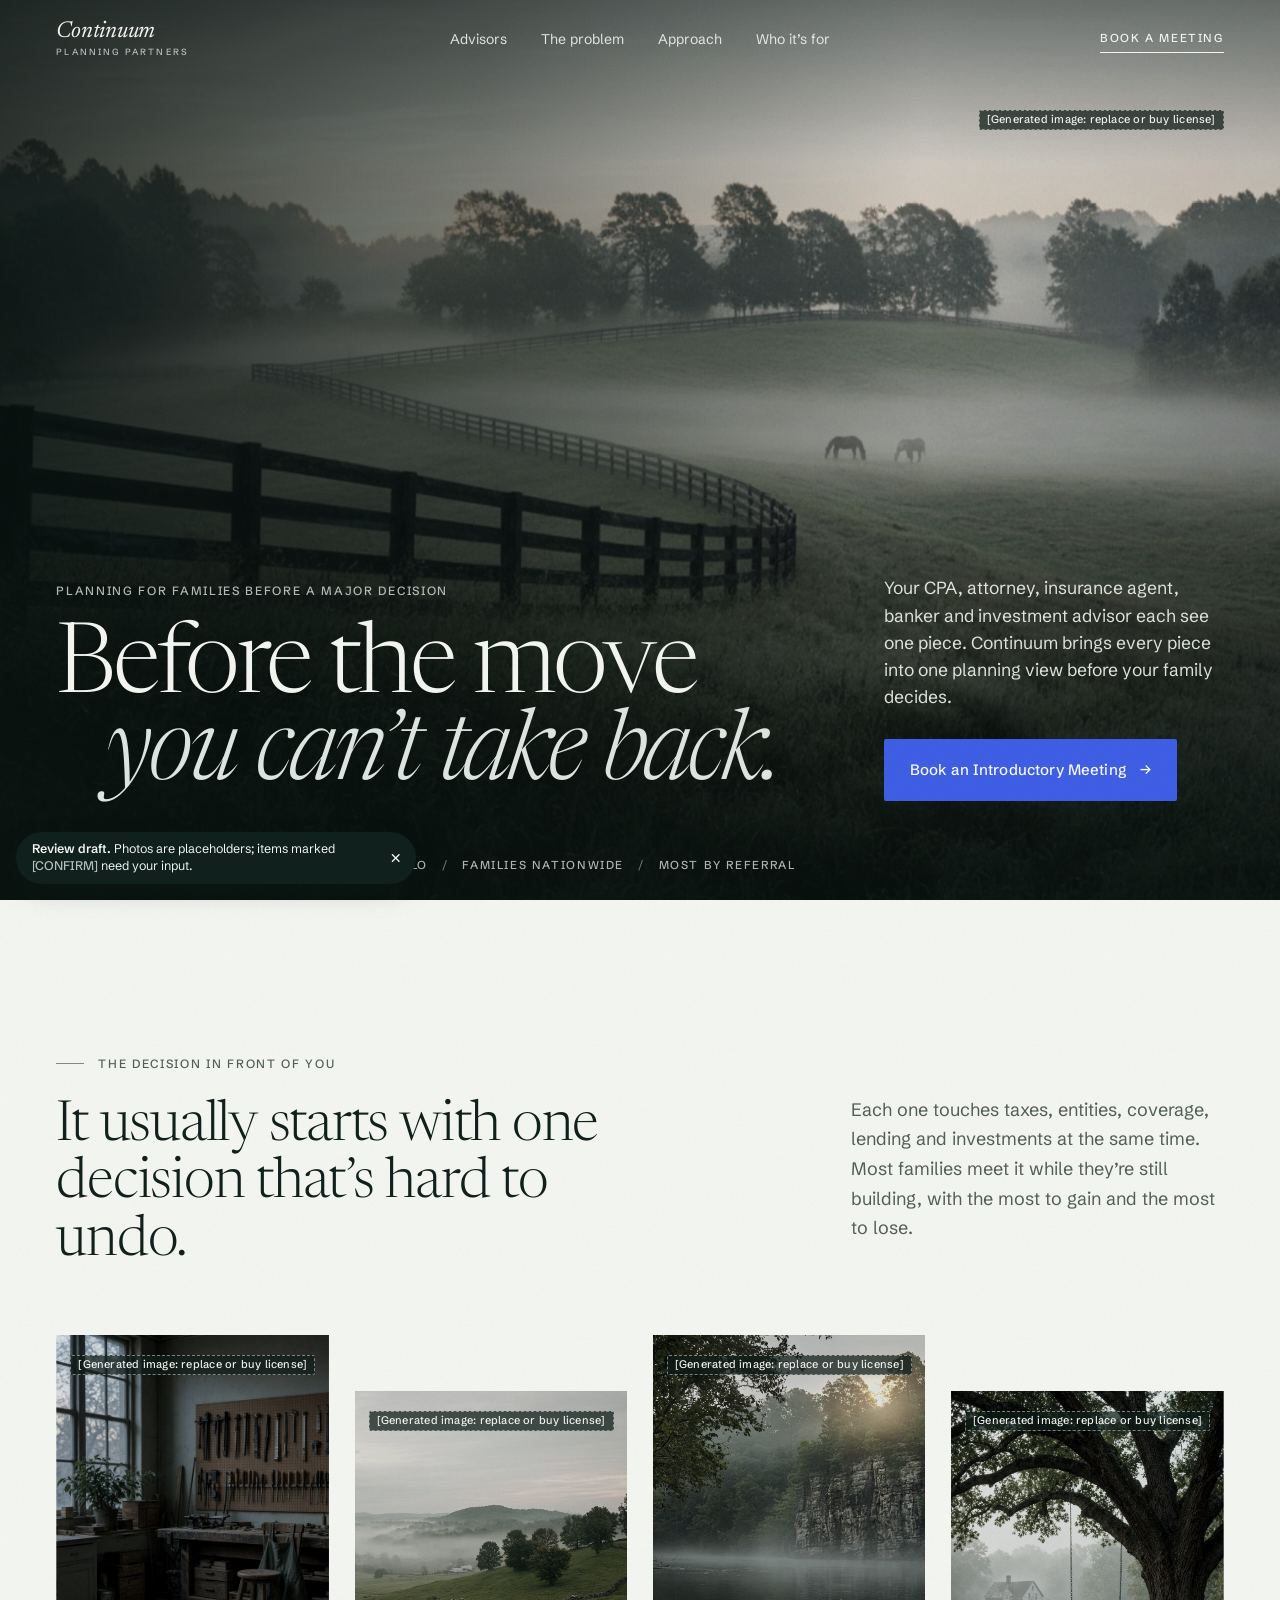
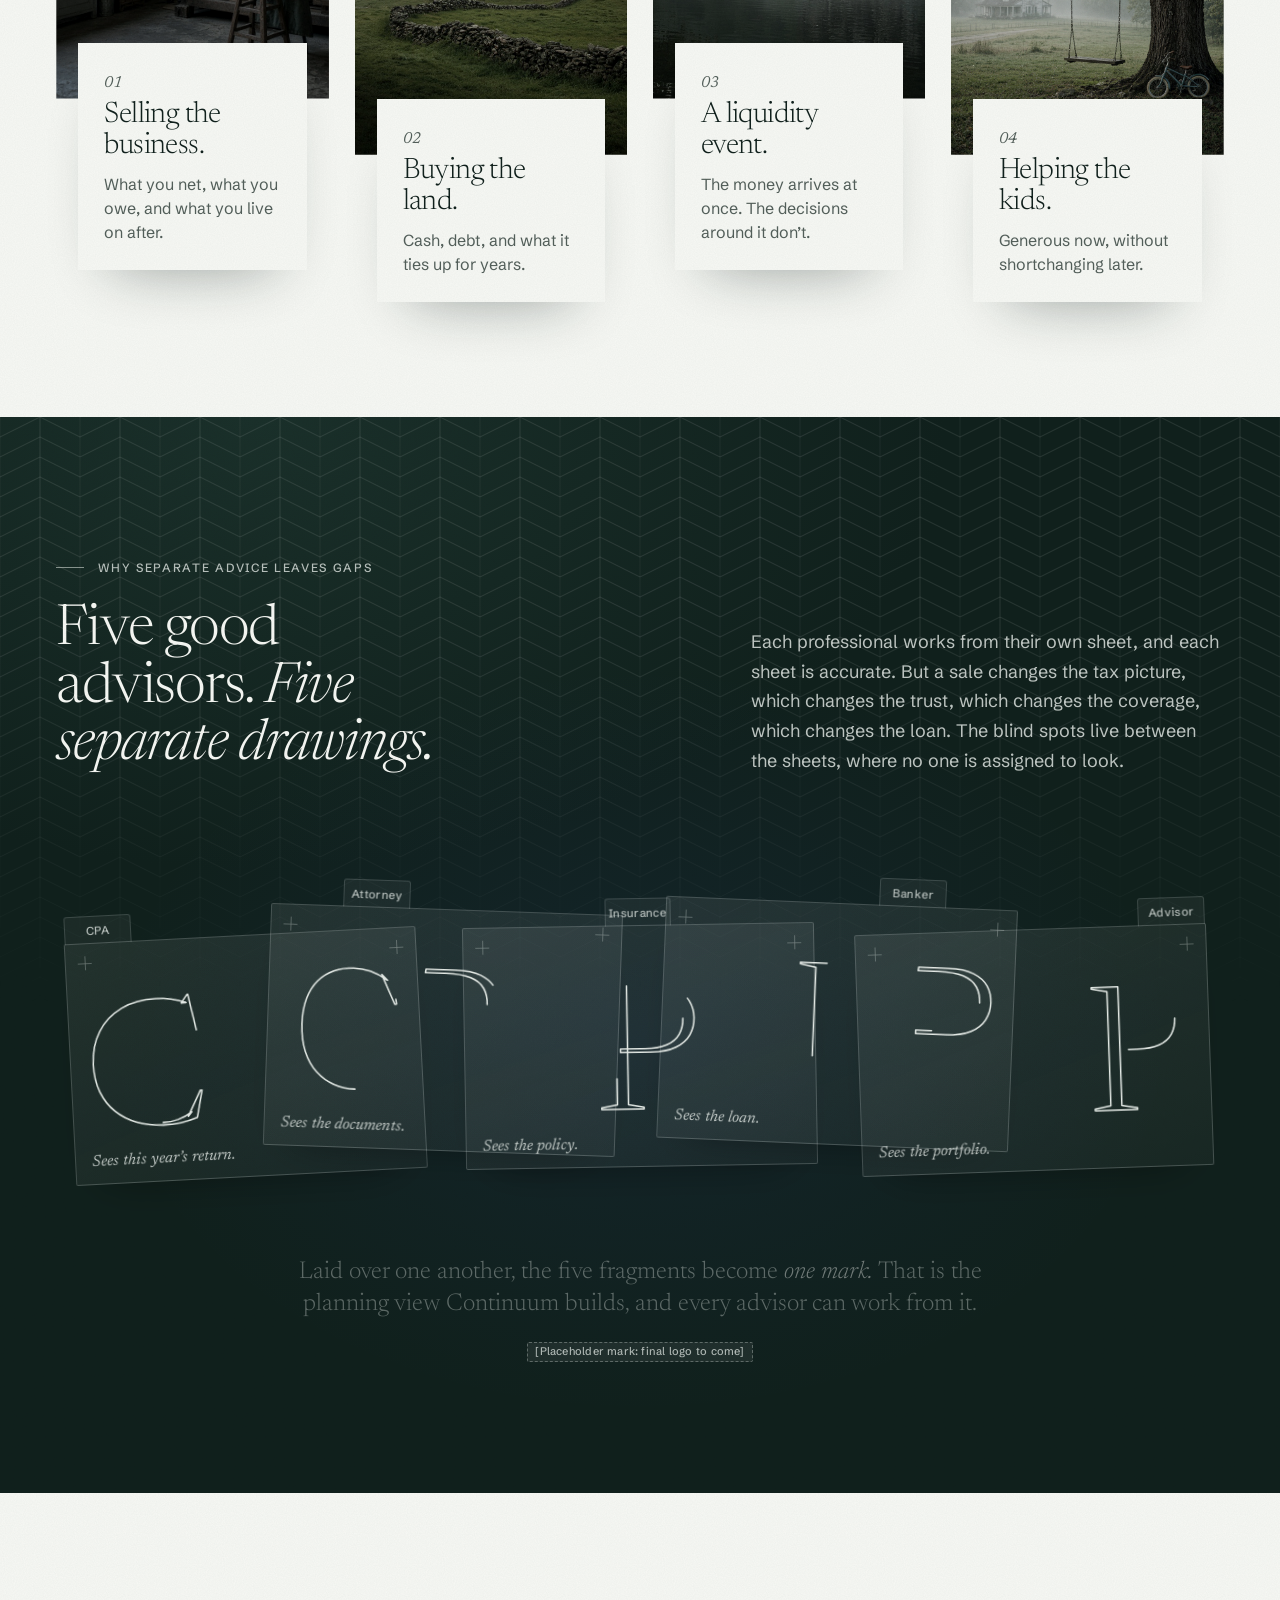
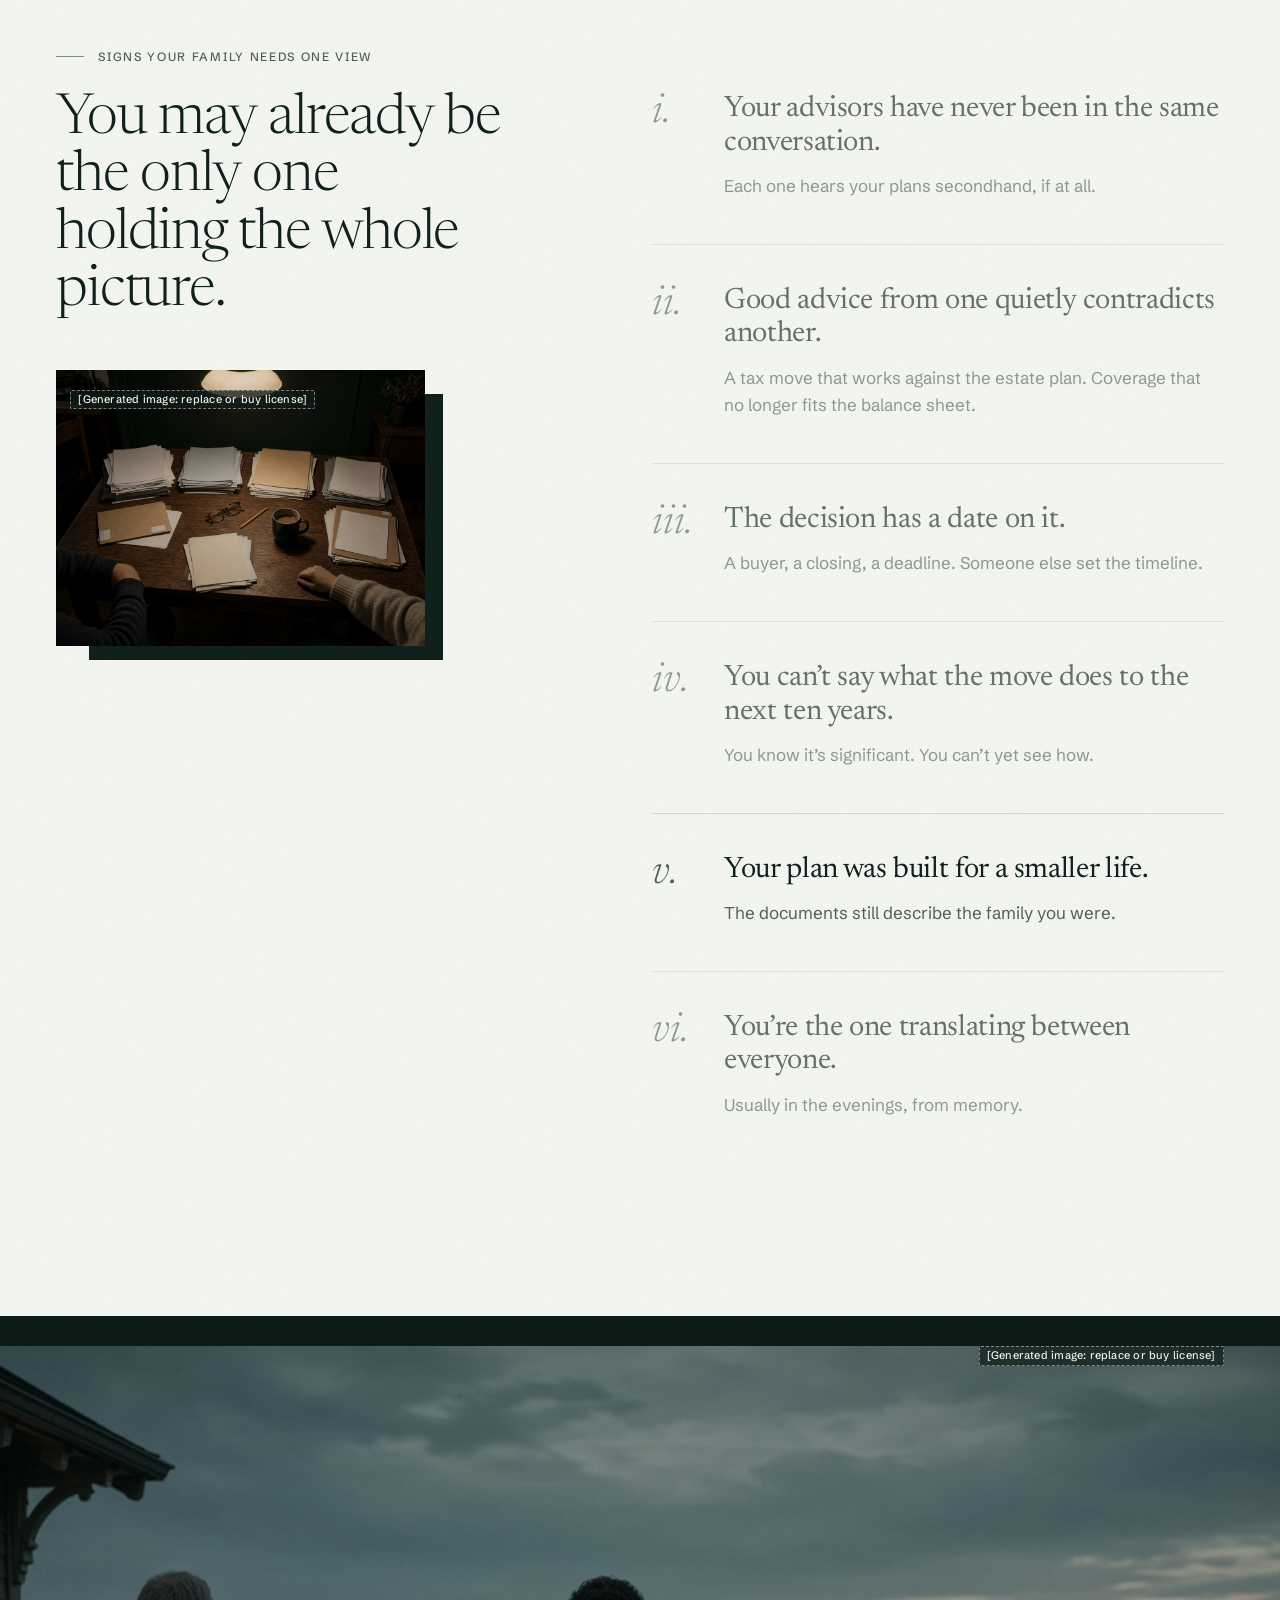
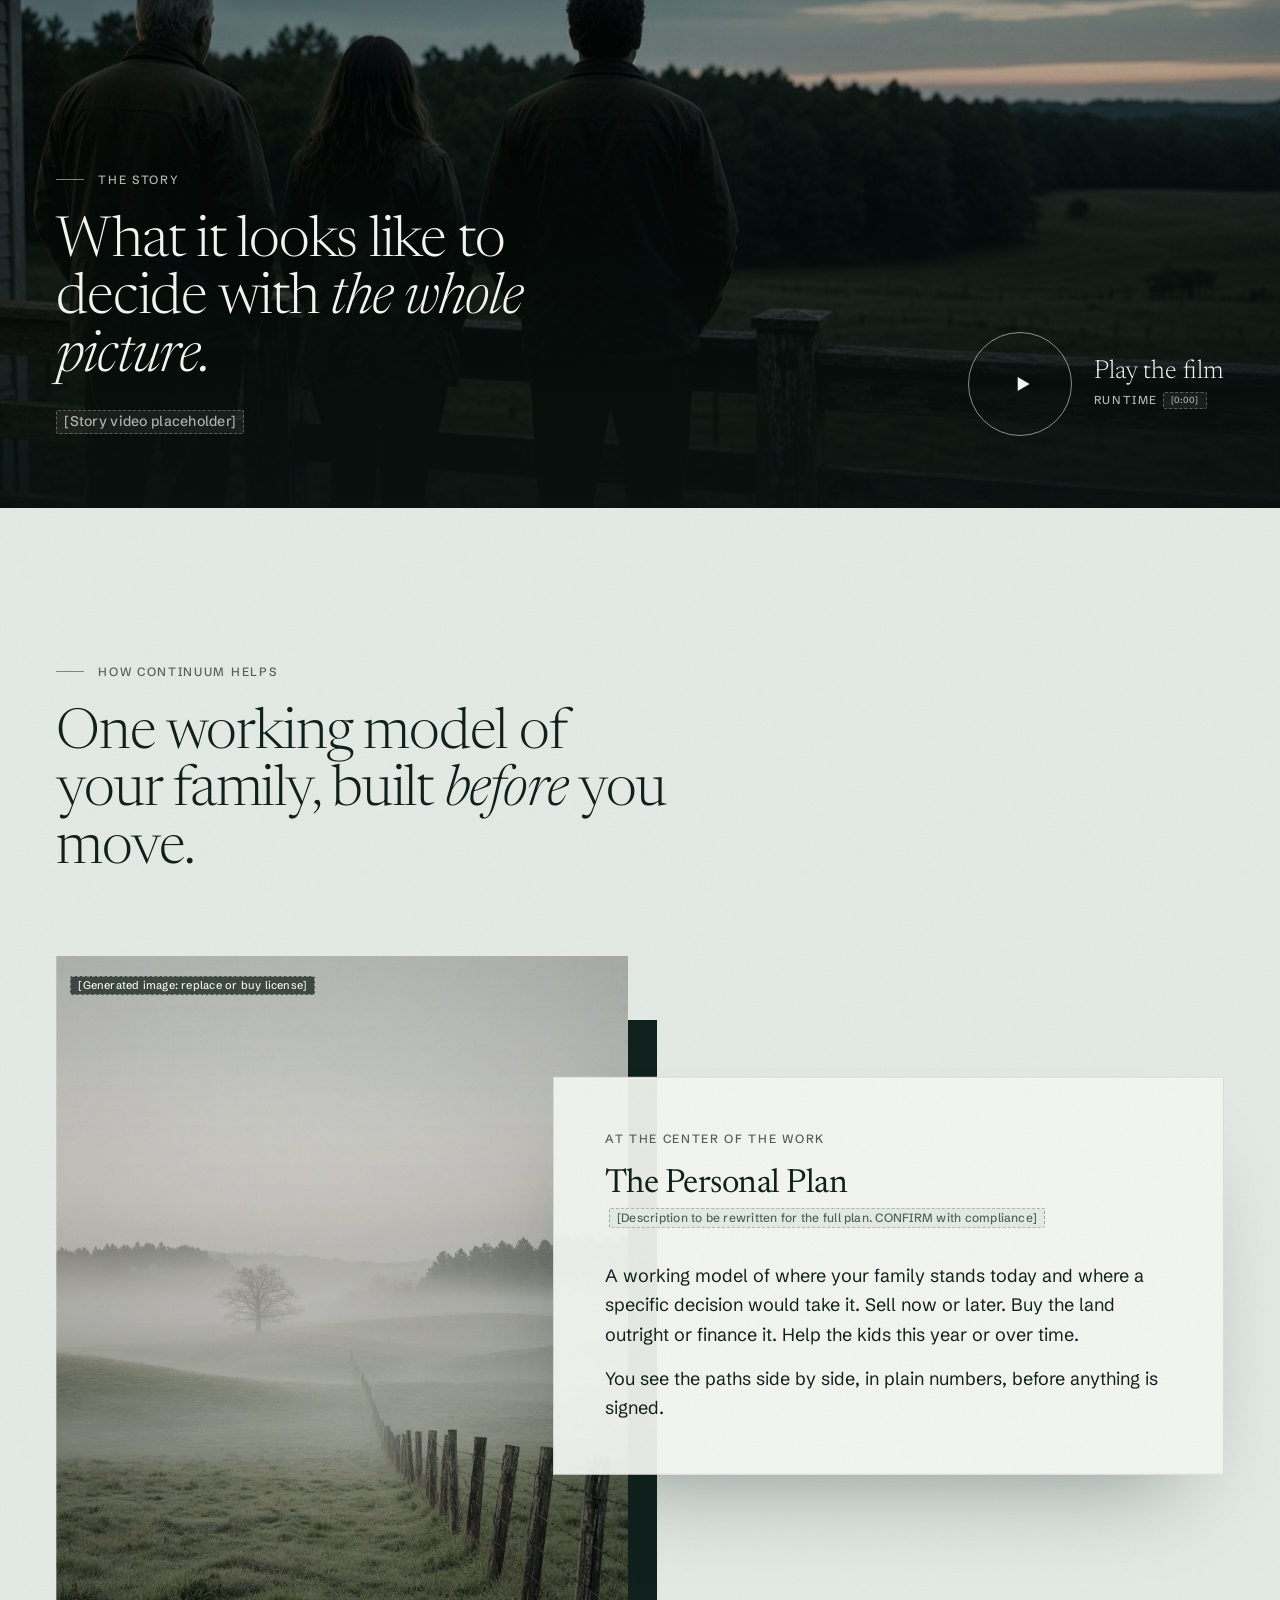
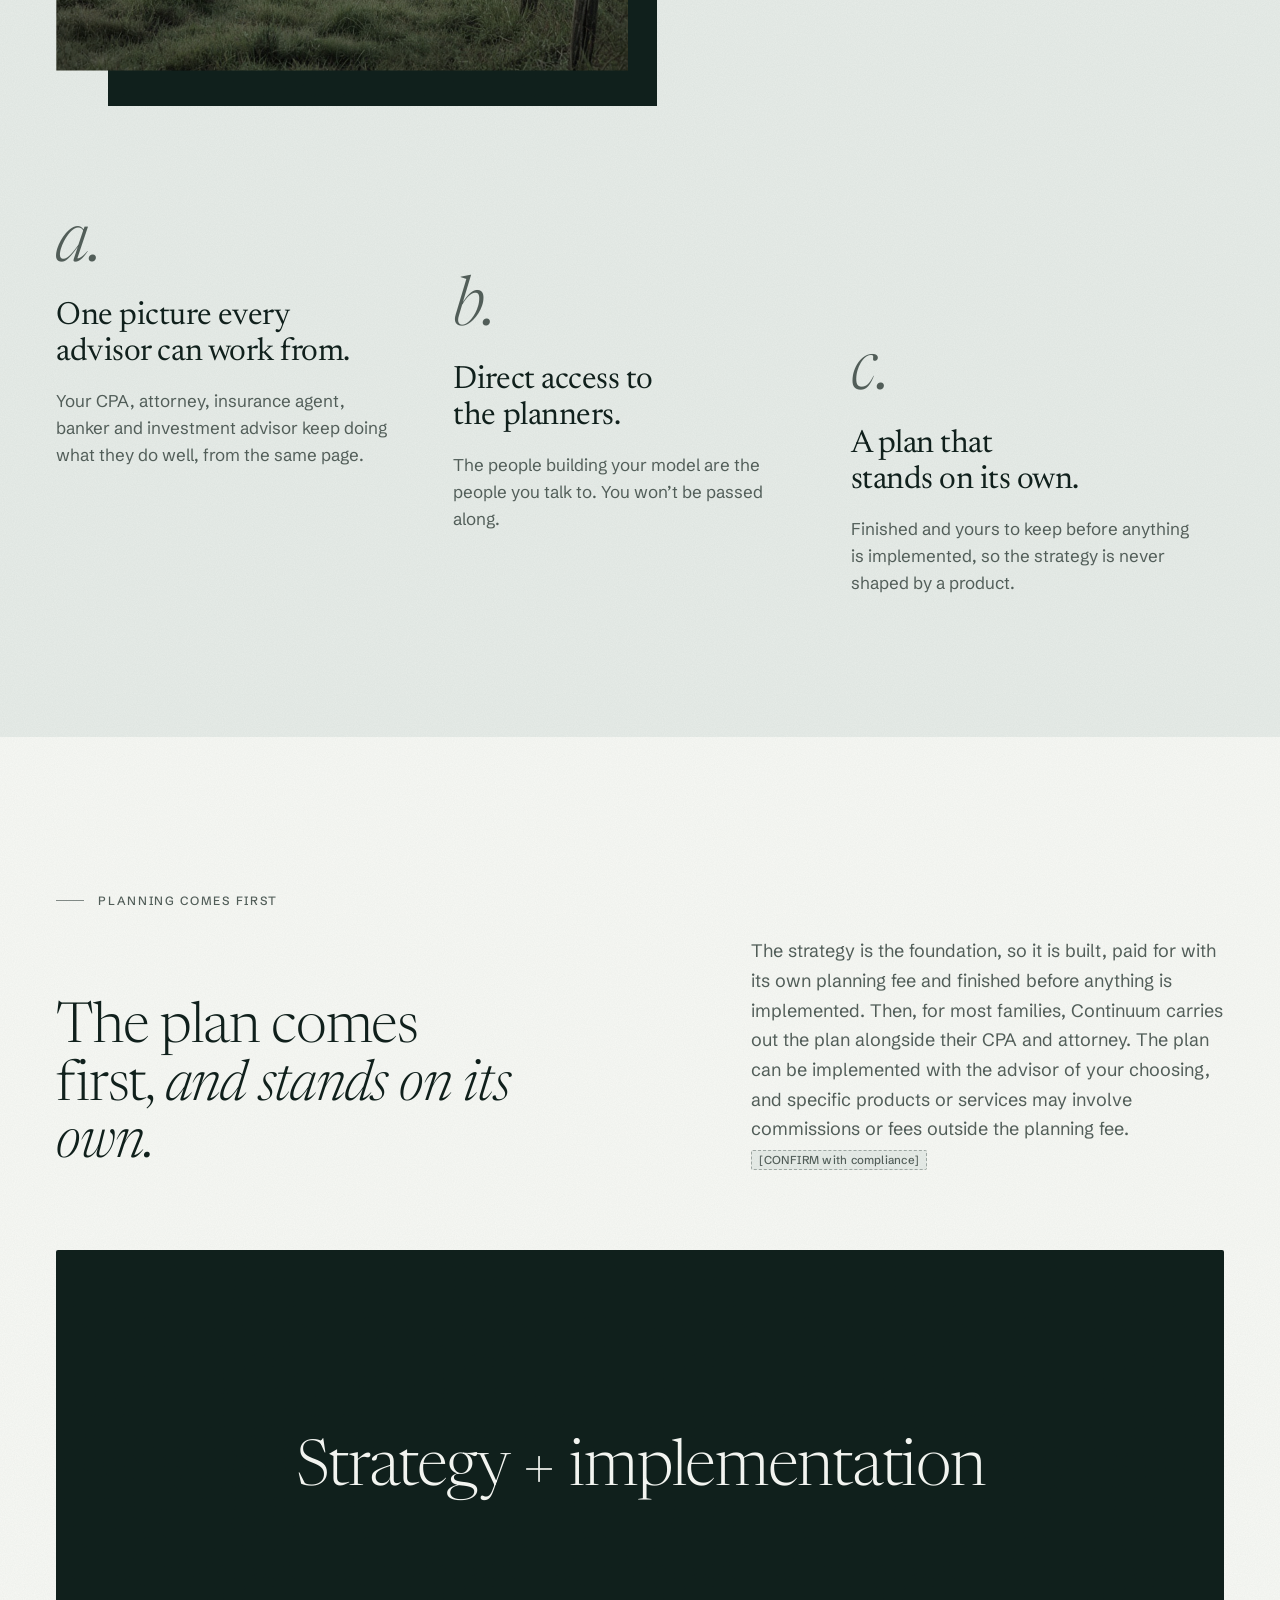
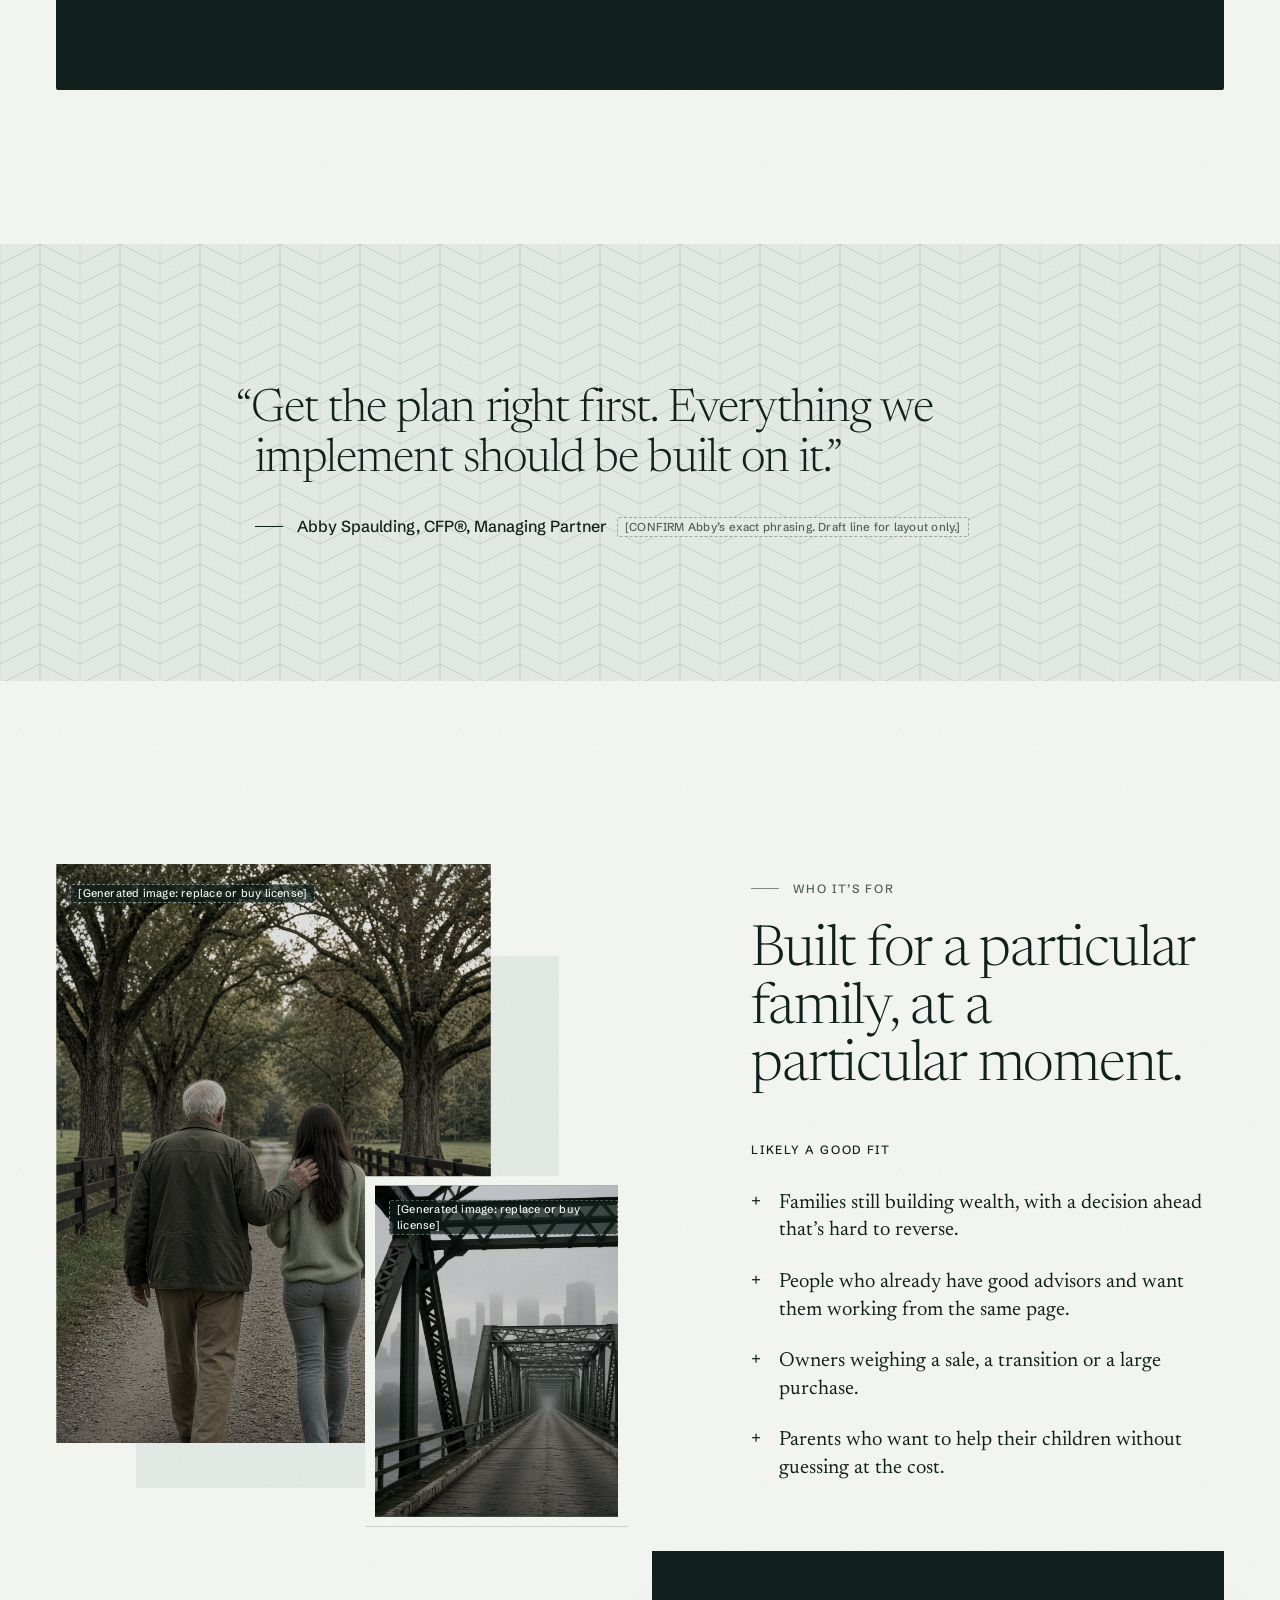
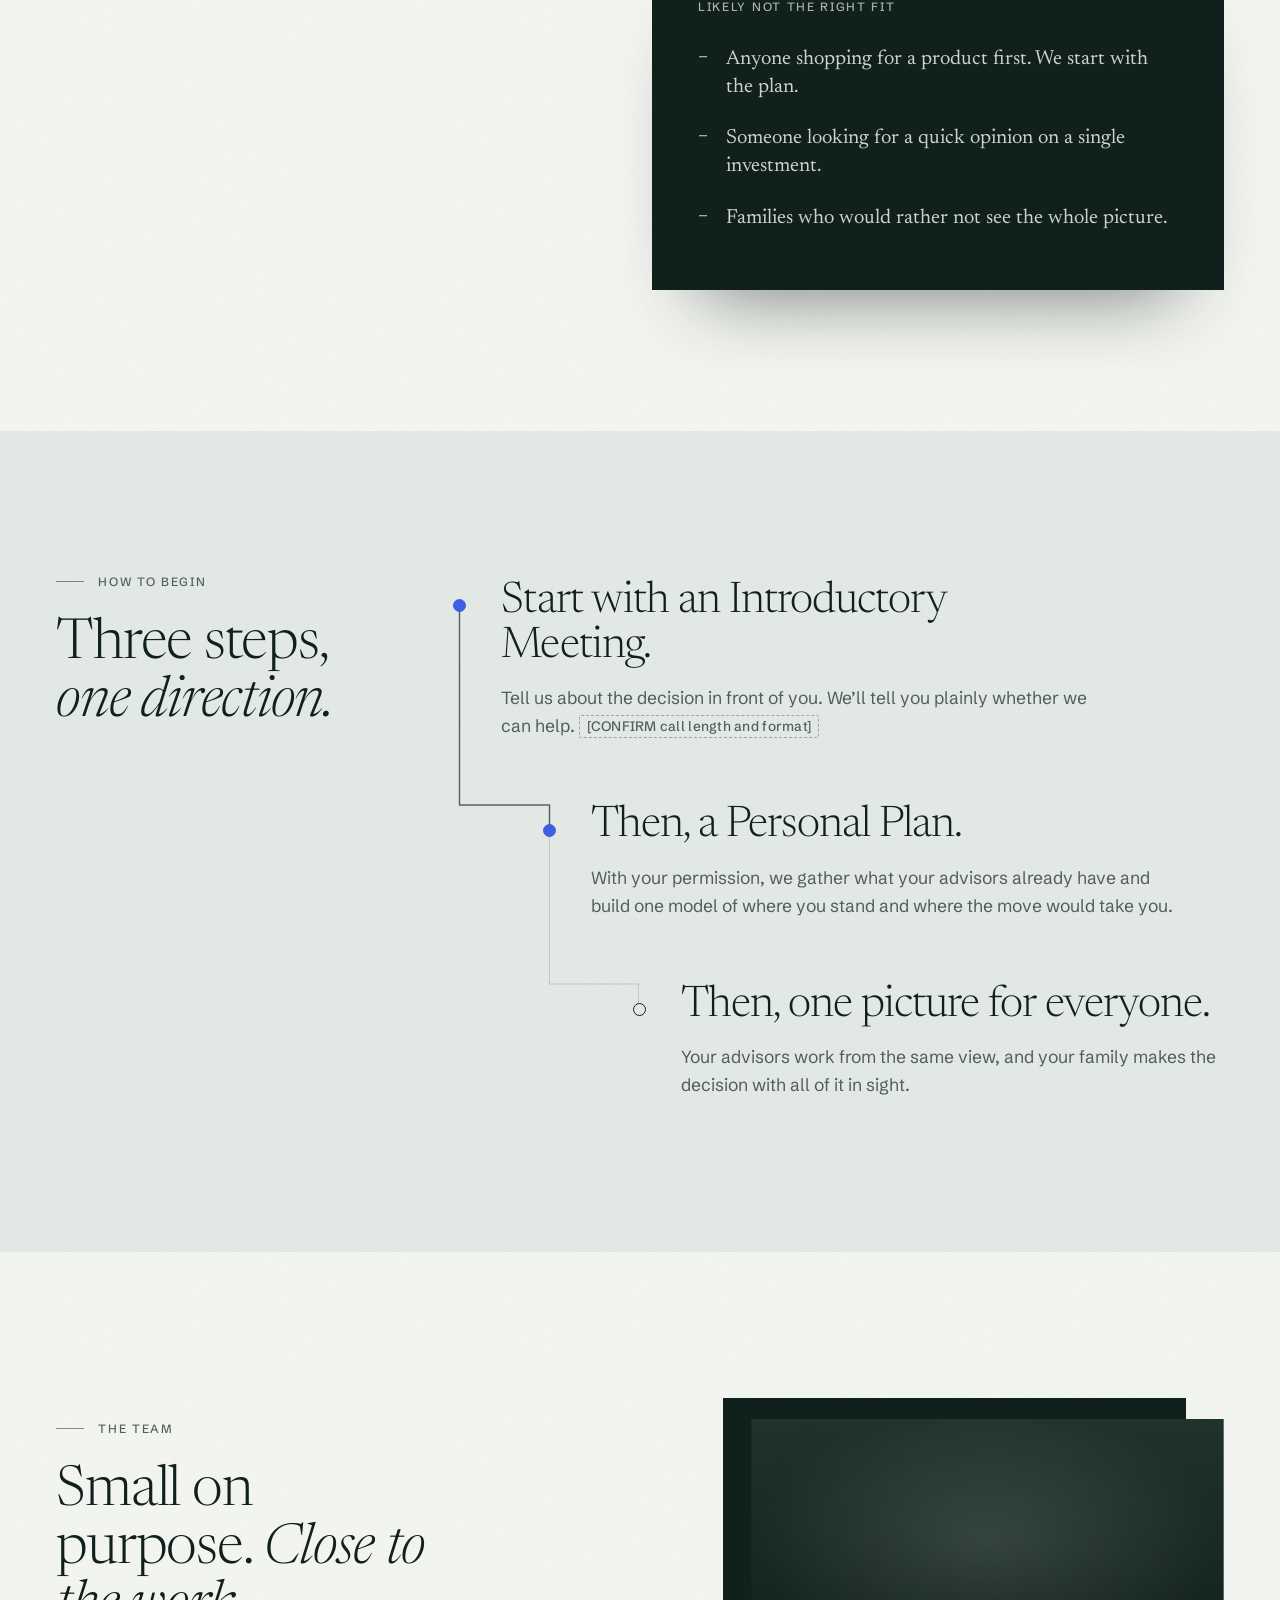
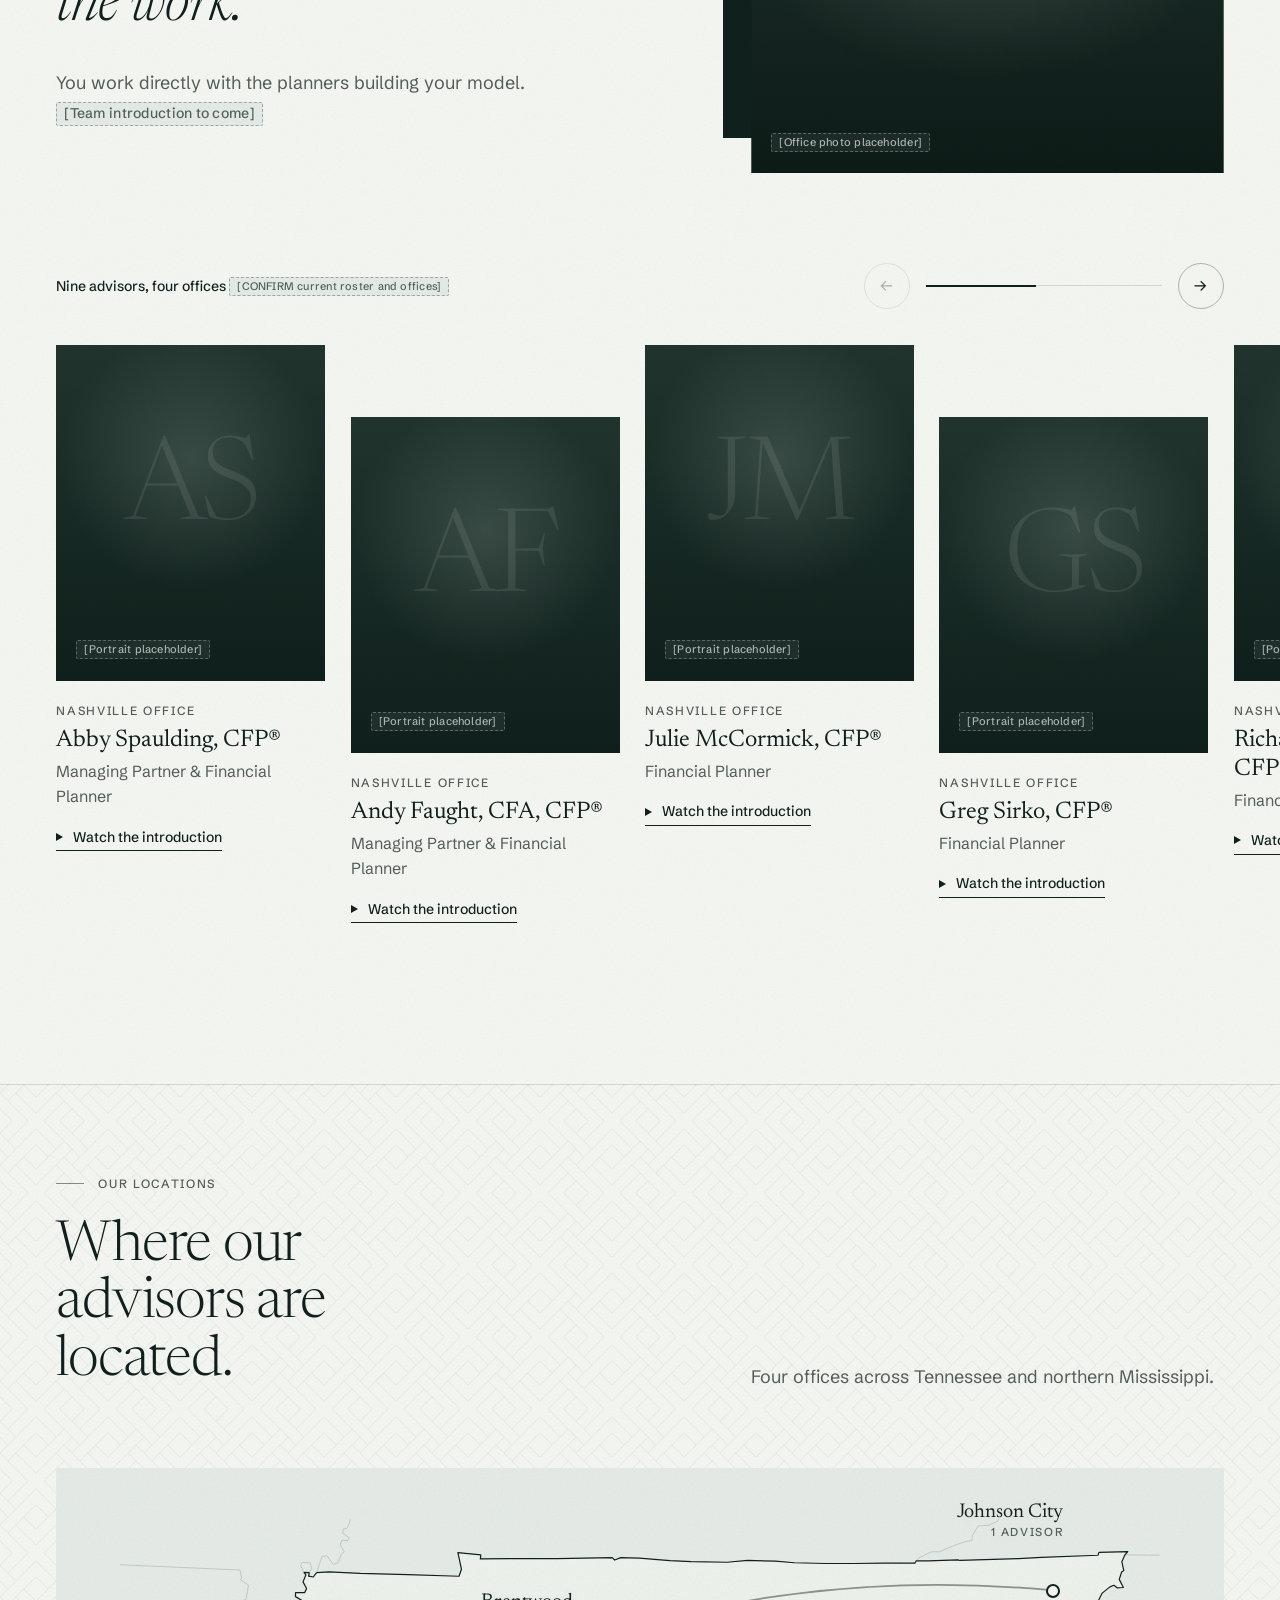
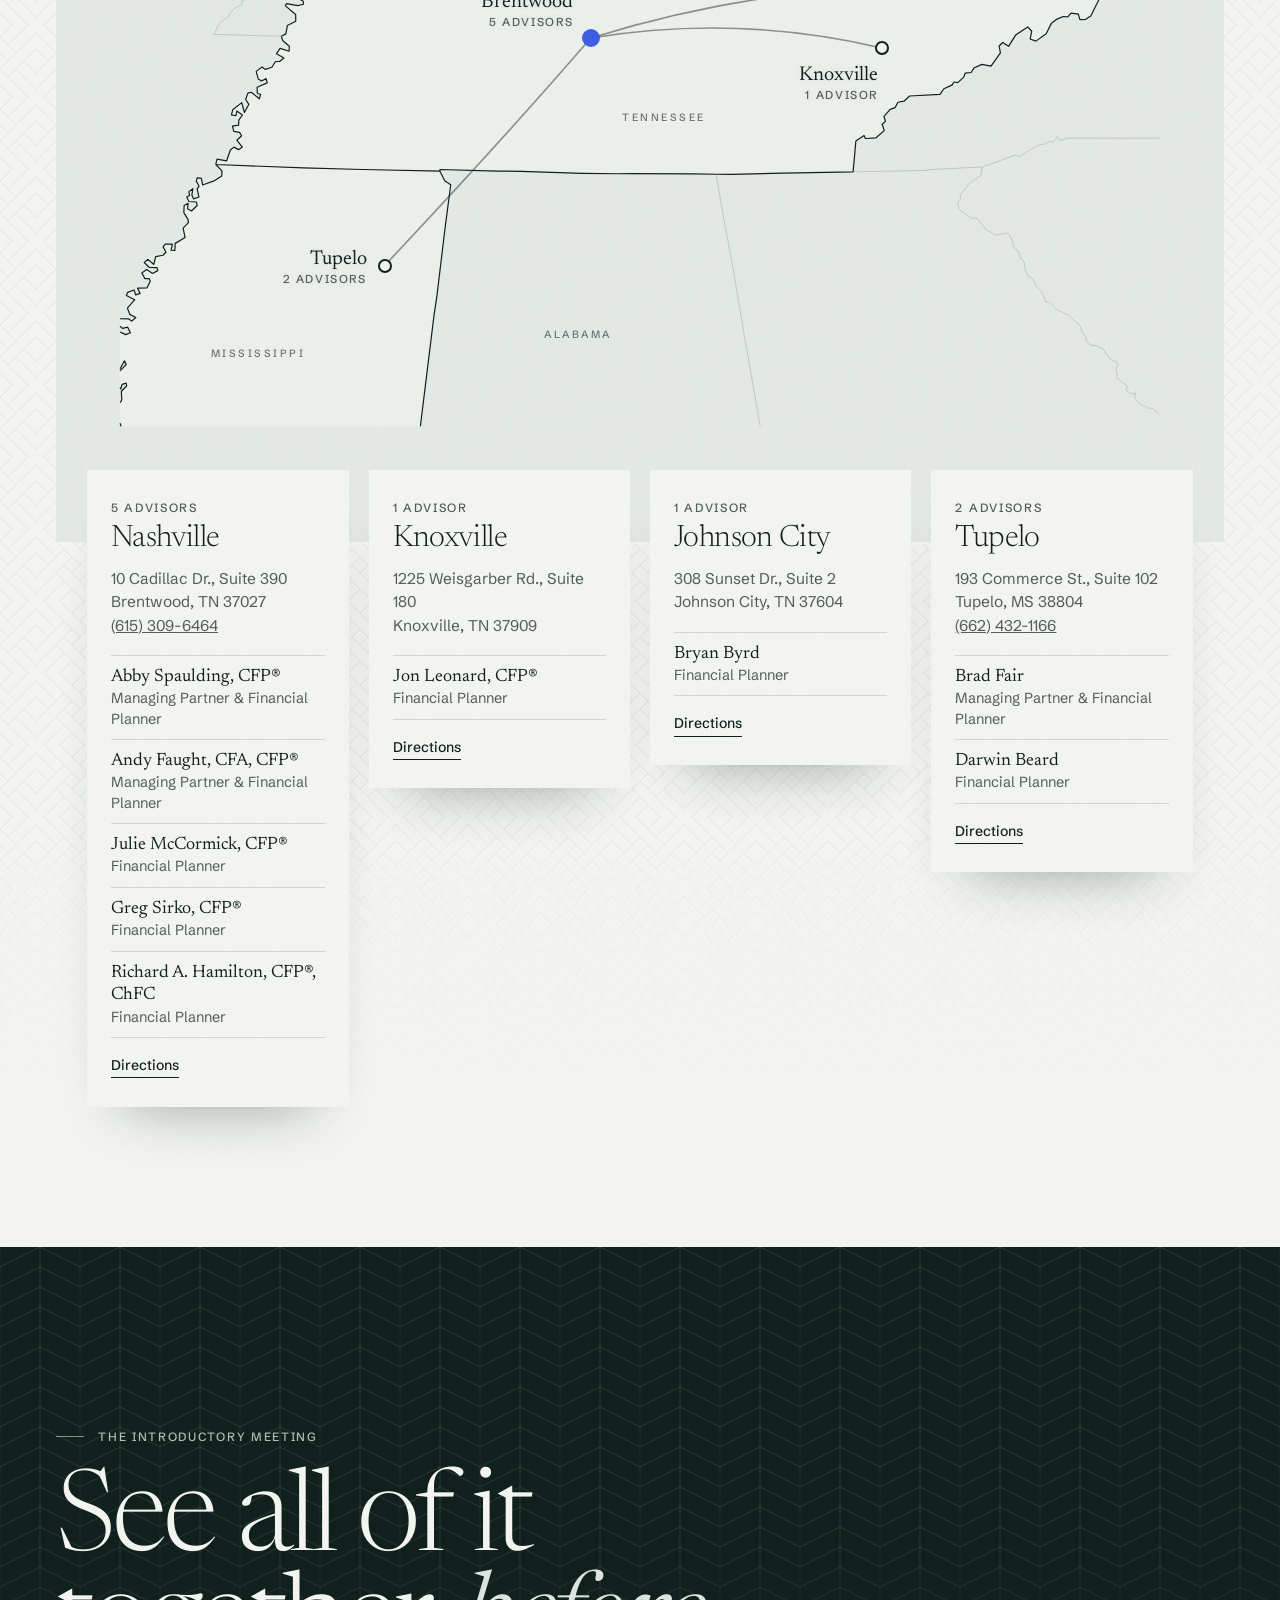
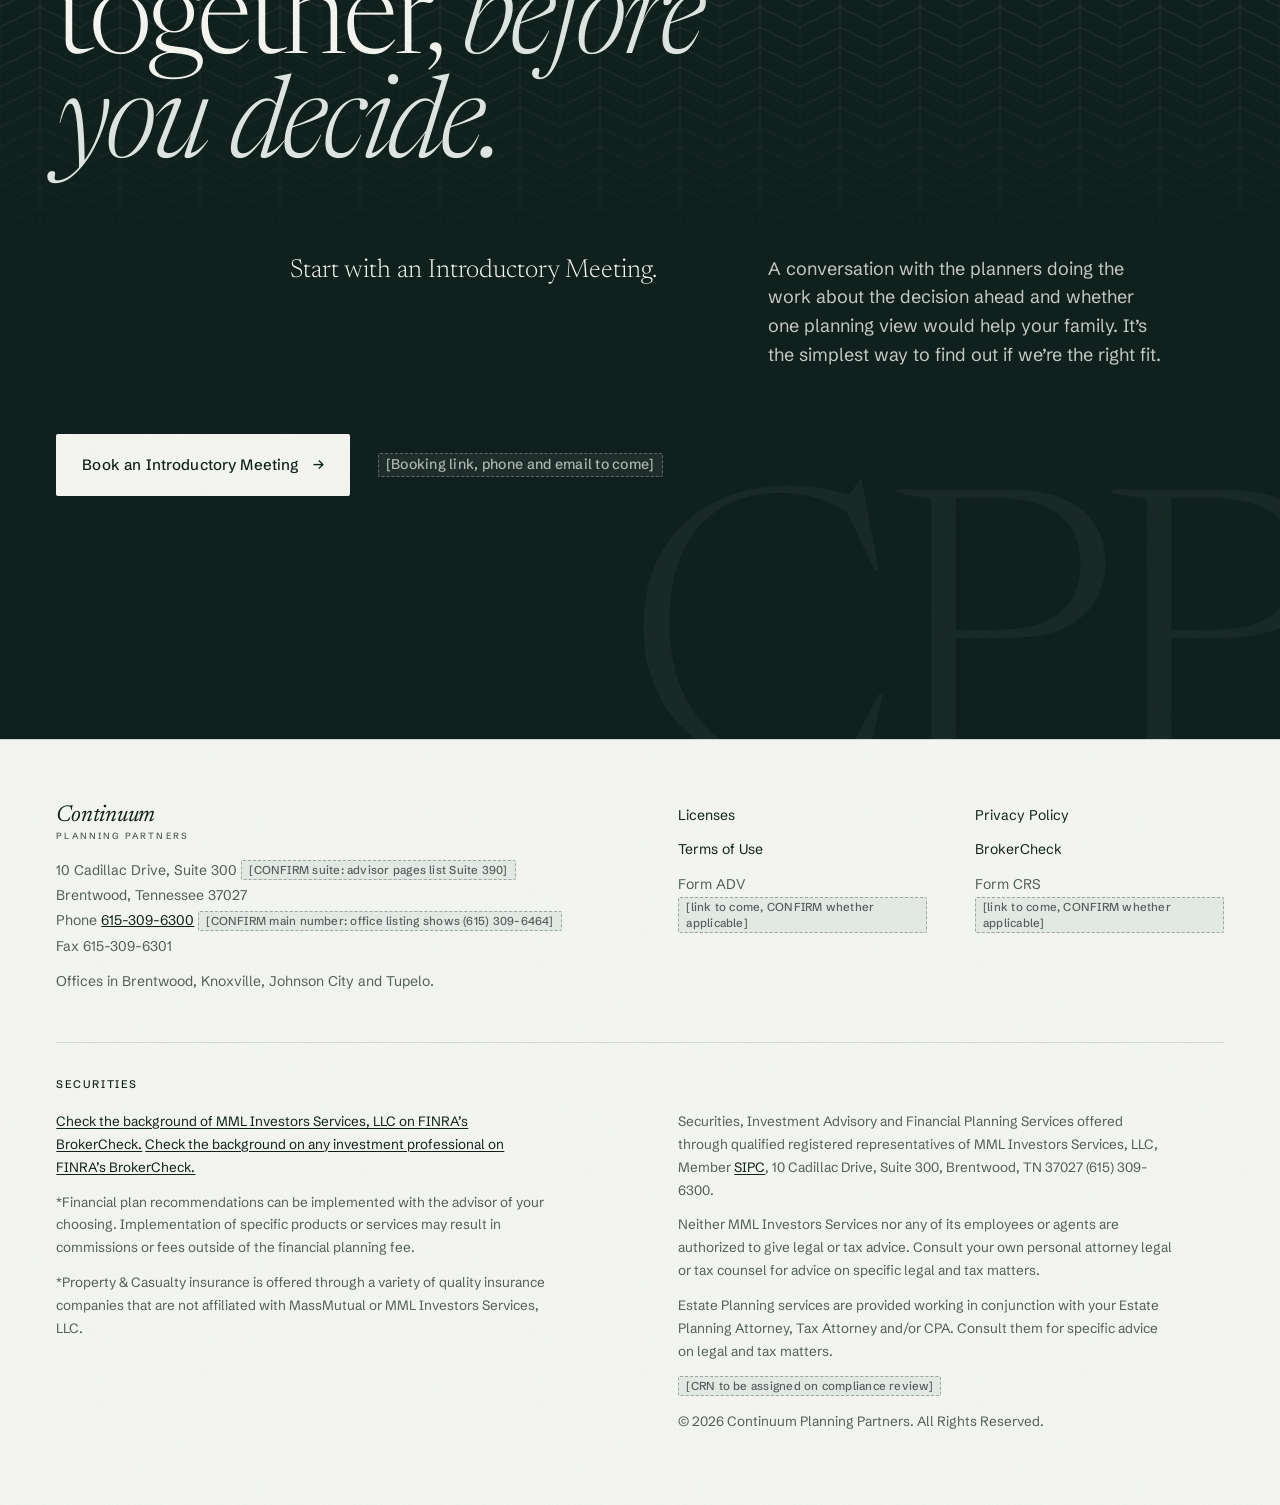
<file: index.html>
<!doctype html>
<html lang="en">
<head>
<meta charset="utf-8">
<meta name="viewport" content="width=device-width, initial-scale=1">
<meta name="robots" content="noindex, nofollow">
<link rel="icon" href="favicon.svg" type="image/svg+xml">
<title>Continuum Planning Partners · One planning view before the move</title>
<meta name="description" content="Continuum Planning Partners brings your CPA, attorney, insurance, banking and investment advice into one planning view, so your family can see where a decision leads before you make it. Offices in the Nashville area (Brentwood), Knoxville, Johnson City and Tupelo.">
<link rel="preconnect" href="https://fonts.googleapis.com">
<link rel="preconnect" href="https://fonts.gstatic.com" crossorigin>
<link href="https://fonts.googleapis.com/css2?family=Newsreader:ital,opsz,wght@0,6..72,300;0,6..72,400;0,6..72,500;1,6..72,300;1,6..72,400&family=Schibsted+Grotesk:wght@400;500;600&display=swap" rel="stylesheet">
<link rel="stylesheet" href="styles.css">
</head>
<body>
<a class="skip" href="#main">Skip to content</a>

<header class="site-header" data-header>
  <div class="wrap header-inner">
    <a class="wordmark" href="#top" aria-label="Continuum Planning Partners, home">
      <span class="wm-name">Continuum</span>
      <span class="wm-sub">Planning Partners</span>
    </a>
    <nav aria-label="Primary" id="site-nav">
      <ul class="nav-links">
        <li><a href="#team">Advisors</a></li>
        <li><a href="#pieces">The problem</a></li>
        <li><a href="#approach">Approach</a></li>
        <li><a href="#fit">Who it’s for</a></li>
      </ul>
    </nav>
    <a class="nav-cta" href="#call">Book a meeting</a>
    <button class="nav-toggle" type="button" aria-expanded="false" aria-controls="site-nav" data-nav-toggle><span class="nav-toggle-bars" aria-hidden="true"></span><span class="sr-only">Menu</span></button>
  </div>
</header>

<main id="main">

  <!-- Hero: full-bleed media, headline bottom left, action bottom right -->
  <section class="hero" id="top" aria-labelledby="hero-title">
    <div class="hero-media" data-parallax="0.12" aria-hidden="true">
      <img class="hero-poster" src="img/hero-horsefarm.jpg" alt="" width="1280" height="720" fetchpriority="high">
      <!--
        Background video slot. To add the loop: put a silent, compressed MP4 (and optionally WebM)
        in a <source> below. Keep it 10 to 20 seconds, no audio track. The poster image stays as
        the fallback and is shown instead of the video under prefers-reduced-motion.
        Example: <source src="video/hero-loop.mp4" type="video/mp4">
      -->
      <video class="hero-video" muted loop playsinline autoplay preload="none" poster="img/hero-horsefarm.jpg" data-hero-video>
        <!-- [Hero background video placeholder: source to come] -->
      </video>
    </div>
    <div class="hero-shade" aria-hidden="true"></div>
    <span class="img-flag img-flag-section"><span class="ph ph-dark">[Generated image: replace or buy license]</span></span>

    <div class="wrap hero-content">
      <div class="hero-copy">
        <p class="eyebrow eyebrow-light reveal">Planning for families before a major decision</p>
        <h1 id="hero-title" class="hero-title reveal">
          <span class="l">Before the move</span>
          <span class="l turn">you can’t take back.</span>
        </h1>
      </div>
      <div class="hero-aside reveal">
        <p>Your CPA, attorney, insurance agent, banker and investment advisor each see one piece. Continuum brings every piece into one planning view before your family decides.</p>
        <a class="btn btn-cobalt" href="#call">Book an Introductory Meeting <span class="arrow" aria-hidden="true">→</span></a>
      </div>
    </div>
    <p class="wrap hero-foot"><span>Brentwood · Knoxville · Johnson City · Tupelo</span><span>Families nationwide</span><span>Most by referral</span></p>
  </section>

  <!-- The decision: four image panels, all in view -->
  <section class="decision" id="decision" aria-labelledby="decision-title">
    <div class="wrap decision-head">
      <div>
        <p class="runhead reveal">The decision in front of you</p>
        <h2 id="decision-title" class="h2 reveal">It usually starts with one decision that’s hard to undo.</h2>
      </div>
      <div class="decision-side reveal">
        <p class="body-l">Each one touches taxes, entities, coverage, lending and investments at the same time. Most families meet it while they’re still building, with the most to gain and the most to lose.</p>
      </div>
    </div>

    <div class="wrap">
      <ol class="decision-grid">
        <li class="panel">
          <figure class="photo wipe reveal" data-parallax-inner>
            <img src="img/shop.jpg" alt="An empty family workshop at dusk, tools hung neatly on the wall" width="1152" height="864"><span class="img-flag"><span class="ph ph-dark">[Generated image: replace or buy license]</span></span>
          </figure>
          <div class="panel-card">
            <span class="panel-num">01</span>
            <h3 class="panel-title">Selling the business.</h3>
            <p>What you net, what you owe, and what you live on after.</p>
          </div>
        </li>
        <li class="panel">
          <figure class="photo wipe reveal">
            <img src="img/hero-stonewall.jpg" alt="An old dry-stone wall crossing rolling Tennessee pasture in morning mist" width="1280" height="720"><span class="img-flag"><span class="ph ph-dark">[Generated image: replace or buy license]</span></span>
          </figure>
          <div class="panel-card">
            <span class="panel-num">02</span>
            <h3 class="panel-title">Buying the land.</h3>
            <p>Cash, debt, and what it ties up for years.</p>
          </div>
        </li>
        <li class="panel">
          <figure class="photo wipe reveal">
            <img src="img/hero-harpeth.jpg" alt="A calm river bending beneath a limestone bluff in early morning mist" width="1280" height="720"><span class="img-flag"><span class="ph ph-dark">[Generated image: replace or buy license]</span></span>
          </figure>
          <div class="panel-card">
            <span class="panel-num">03</span>
            <h3 class="panel-title">A liquidity event.</h3>
            <p>The money arrives at once. The decisions around it don’t.</p>
          </div>
        </li>
        <li class="panel">
          <figure class="photo wipe reveal">
            <img src="img/kids.jpg" alt="An empty swing and a child’s bicycle beneath an old oak near a farmhouse" width="864" height="1152"><span class="img-flag"><span class="ph ph-dark">[Generated image: replace or buy license]</span></span>
          </figure>
          <div class="panel-card">
            <span class="panel-num">04</span>
            <h3 class="panel-title">Helping the kids.</h3>
            <p>Generous now, without shortchanging later.</p>
          </div>
        </li>
      </ol>
    </div>
  </section>

  <!-- Blind spots: the vellum sheets -->
  <section class="pieces" id="pieces" aria-labelledby="pieces-title">
    <div class="wrap pieces-head">
      <p class="runhead runhead-light reveal">Why separate advice leaves gaps</p>
      <h2 id="pieces-title" class="h2 h2-light reveal">Five good advisors. <em>Five separate drawings.</em></h2>
      <p class="body-l light-muted reveal">Each professional works from their own sheet, and each sheet is accurate. But a sale changes the tax picture, which changes the trust, which changes the coverage, which changes the loan. The blind spots live between the sheets, where no one is assigned to look.</p>
    </div>

    <!--
      Mark source for the sheets: "CPP" in Newsreader Light, the same letters as the large CPP
      behind the Introductory Meeting section. The path is the letter outlines. main.js cuts the outline
      into five equal lengths, one per sheet, so no sheet holds a whole letter; when the sheets
      join, the data-fill copy fills the letters in. To use a final logo instead, replace the d
      attribute (keep the 640 x 440 viewBox), or replace the data-split path with five
      <path data-piece> elements in order (CPA, Attorney, Insurance, Banker, Advisor).
      See the build notes.
    -->
    <svg class="mark-source" data-mark-source viewBox="0 0 640 440" aria-hidden="true" focusable="false">
      <path data-split="5" data-fill d="M162.5 333.9Q176.1 333.9 189.9 329.8Q203.8 325.6 216 316.9L209.1 324.9L233.6 278.1H236.7L225.5 327.8Q211.5 333.1 195.6 335.8Q179.8 338.5 163 338.5Q137 338.5 114.7 331Q92.3 323.4 75.5 308.6Q58.7 293.8 49.4 272Q40 250.2 40 221.6Q40 186.8 55 160.9Q70 135 97.1 120.7Q124.2 106.4 160.3 106.4Q174.6 106.4 188.3 108.8Q202 111.2 215.7 116.2L206.8 116.7L218.2 101.5H219.5L233.5 175.4L230.2 176L204.4 122.2L215.4 132.6Q199 121.7 183.7 117Q168.3 112.2 152.5 112.2Q133.1 112.2 116.5 118.6Q99.8 124.9 87.5 137.8Q75.2 150.7 68.3 170.7Q61.4 190.6 61.4 217.9Q61.4 246.9 69.4 268.6Q77.4 290.4 91.4 304.9Q105.4 319.4 123.6 326.7Q141.9 333.9 162.5 333.9Z M399.5 170.6Q399.5 153.4 392.1 141.2Q384.7 129 367.7 122.5Q350.7 116 321.7 116H284.2L285.3 109.5H339.3Q368.5 109.5 386.2 117.5Q404 125.6 412 139.2Q420 152.8 420 169.8Q420 186.9 411.9 201Q403.8 215 386.1 223.3Q368.4 231.6 339.4 231.6H284.2V225.1H329.3Q353.6 225.1 369.1 218.7Q384.7 212.3 392.1 200Q399.5 187.8 399.5 170.6ZM297.1 109.5V327.2L325.7 332.5V335.4H248.1V332.5L276.9 327.2V117.6L248.2 112.4V109.5Z M579.5 170.6Q579.5 153.4 572.1 141.2Q564.8 129 547.7 122.5Q530.7 116 501.7 116H464.3L465.3 109.5H519.3Q548.6 109.5 566.3 117.5Q584 125.6 592 139.2Q600 152.8 600 169.8Q600 186.9 591.9 201Q583.8 215 566.1 223.3Q548.4 231.6 519.4 231.6H464.3V225.1H509.4Q533.6 225.1 549.2 218.7Q564.7 212.3 572.1 200Q579.5 187.8 579.5 170.6ZM477.1 109.5V327.2L505.8 332.5V335.4H428.2V332.5L456.9 327.2V117.6L428.3 112.4V109.5Z"/>
    </svg>

    <div class="stage" data-stage aria-hidden="true">
      <div class="sheets">
        <div class="sheet" style="--i:0"><span class="tab">CPA</span><svg viewBox="0 0 640 440" data-slot></svg><p class="sees">Sees this year’s return.</p></div>
        <div class="sheet" style="--i:1"><span class="tab">Attorney</span><svg viewBox="0 0 640 440" data-slot></svg><p class="sees">Sees the documents.</p></div>
        <div class="sheet" style="--i:2"><span class="tab">Insurance</span><svg viewBox="0 0 640 440" data-slot></svg><p class="sees">Sees the policy.</p></div>
        <div class="sheet" style="--i:3"><span class="tab">Banker</span><svg viewBox="0 0 640 440" data-slot></svg><p class="sees">Sees the loan.</p></div>
        <div class="sheet" style="--i:4"><span class="tab">Advisor</span><svg viewBox="0 0 640 440" data-slot></svg><p class="sees">Sees the portfolio.</p></div>
      </div>
    </div>

    <div class="wrap pieces-foot">
      <ul class="sees-list">
        <li><b>CPA</b> sees this year’s return.</li>
        <li><b>Attorney</b> sees the documents.</li>
        <li><b>Insurance agent</b> sees the policy.</li>
        <li><b>Banker</b> sees the loan.</li>
        <li><b>Investment advisor</b> sees the portfolio.</li>
      </ul>
      <p class="stack-caption">Laid over one another, the five fragments become <em>one mark.</em> That is the planning view Continuum builds, and every advisor can work from it.</p>
      <p class="mark-note"><span class="ph ph-dark">[Placeholder mark: final logo to come]</span></p>
    </div>
  </section>

  <!-- Signs: sticky split -->
  <section class="signs" id="signs" aria-labelledby="signs-title">
    <div class="wrap signs-grid">
      <div class="signs-pin">
        <p class="runhead reveal">Signs your family needs one view</p>
        <h2 id="signs-title" class="h2 reveal">You may already be the only one holding the whole picture.</h2>
        <figure class="signs-photo frame frame-pine reveal">
          <div class="photo"><img src="img/table.jpg" alt="Separate stacks of paperwork from different advisors spread across a kitchen table in the evening" width="1152" height="864"><span class="img-flag"><span class="ph ph-dark">[Generated image: replace or buy license]</span></span></div>
        </figure>
      </div>
      <ol class="signs-list" data-signs>
        <li><span class="s-num">i.</span><div><p class="s-title">Your advisors have never been in the same conversation.</p><p class="s-desc">Each one hears your plans secondhand, if at all.</p></div></li>
        <li><span class="s-num">ii.</span><div><p class="s-title">Good advice from one quietly contradicts another.</p><p class="s-desc">A tax move that works against the estate plan. Coverage that no longer fits the balance sheet.</p></div></li>
        <li><span class="s-num">iii.</span><div><p class="s-title">The decision has a date on it.</p><p class="s-desc">A buyer, a closing, a deadline. Someone else set the timeline.</p></div></li>
        <li><span class="s-num">iv.</span><div><p class="s-title">You can’t say what the move does to the next ten years.</p><p class="s-desc">You know it’s significant. You can’t yet see how.</p></div></li>
        <li><span class="s-num">v.</span><div><p class="s-title">Your plan was built for a smaller life.</p><p class="s-desc">The documents still describe the family you were.</p></div></li>
        <li><span class="s-num">vi.</span><div><p class="s-title">You’re the one translating between everyone.</p><p class="s-desc">Usually in the evenings, from memory.</p></div></li>
      </ol>
    </div>
  </section>

  <!-- Story video band -->
  <section class="story" id="story" aria-labelledby="story-title">
    <div class="story-media" data-parallax="0.1" aria-hidden="true">
      <img src="img/story-poster.jpg" alt="" width="1280" height="720">
    </div>
    <div class="story-shade" aria-hidden="true"></div>
    <span class="img-flag img-flag-section"><span class="ph ph-dark">[Generated image: replace or buy license]</span></span>
    <div class="wrap story-inner">
      <div class="story-copy">
        <p class="runhead runhead-light reveal">The story</p>
        <h2 id="story-title" class="h2 h2-light reveal">What it looks like to decide with <em>the whole picture.</em></h2>
        <p class="reveal"><span class="ph ph-dark">[Story video placeholder]</span></p>
      </div>
      <!--
        Story video. Set ONE of:
          data-video-src="video/story.mp4"            (self-hosted MP4)
          data-video-embed="https://player.vimeo.com/video/ID"   (Vimeo or Mux embed URL)
        Captions for self-hosted video: data-video-captions="video/story.en.vtt"
      -->
      <button class="play" type="button" data-video-open
        data-video-title="The Continuum story"
        data-video-src=""
        data-video-embed=""
        data-video-captions="">
        <span class="play-disc" aria-hidden="true"><svg viewBox="0 0 24 24"><path d="M8 5.5v13l11-6.5z"/></svg></span>
        <span class="play-label"><span class="play-main">Play the film</span><span class="play-meta">Runtime <span class="ph ph-dark">[0:00]</span></span></span>
      </button>
    </div>
  </section>

  <!-- How Continuum helps -->
  <section class="approach" id="approach" aria-labelledby="approach-title">
    <div class="wrap">
      <div class="approach-head">
        <p class="runhead reveal">How Continuum helps</p>
        <h2 id="approach-title" class="h2 reveal">One working model of your family, built <em>before</em> you move.</h2>
      </div>
      <div class="proforma">
        <figure class="proforma-figure frame frame-pine">
          <div class="photo wipe reveal"><img src="img/hero-field.jpg" alt="A fence line running across a misted Tennessee pasture at first light" width="864" height="1152"><span class="img-flag"><span class="ph ph-dark">[Generated image: replace or buy license]</span></span></div>
        </figure>
        <article class="vellum reveal" data-parallax="-0.06" aria-labelledby="proforma-title">
          <p class="vellum-label">At the center of the work</p>
          <h3 id="proforma-title" class="h3">The Personal Plan <span class="ph">[Description to be rewritten for the full plan. CONFIRM with compliance]</span></h3>
          <p>A working model of where your family stands today and where a specific decision would take it. Sell now or later. Buy the land outright or finance it. Help the kids this year or over time.</p>
          <p>You see the paths side by side, in plain numbers, before anything is signed.</p>
        </article>
      </div>
      <ol class="pledges">
        <li class="reveal"><span class="p-num">a.</span><h3 class="p-title">One picture every advisor can work from.</h3><p>Your CPA, attorney, insurance agent, banker and investment advisor keep doing what they do well, from the same page.</p></li>
        <li class="reveal"><span class="p-num">b.</span><h3 class="p-title">Direct access to the planners.</h3><p>The people building your model are the people you talk to. You won’t be passed along.</p></li>
        <li class="reveal"><span class="p-num">c.</span><h3 class="p-title">A plan that stands on its own.</h3><p>Finished and yours to keep before anything is implemented, so the strategy is never shaped by a product.</p></li>
      </ol>
    </div>
  </section>

  <!-- Planning comes first, part one: the joined bar comes apart into two steps -->
  <section class="split" id="decouple" aria-labelledby="decouple-title">
    <div class="wrap">
      <div class="split-head">
        <p class="runhead reveal">Planning comes first</p>
        <h2 id="decouple-title" class="h2 reveal">The plan comes first, <em>and stands on its own.</em></h2>
        <p class="body-l reveal">The strategy is the foundation, so it is built, paid for with its own planning fee and finished before anything is implemented. Then, for most families, Continuum carries out the plan alongside their CPA and attorney. The plan can be implemented with the advisor of your choosing, and specific products or services may involve commissions or fees outside the planning fee. <span class="ph">[CONFIRM with compliance]</span></p>
      </div>

      <div class="split-bar" data-split-bar data-draw>
        <div class="split-block split-one reveal">
          <p class="split-step">Step one</p>
          <h3 class="split-title">The plan</h3>
          <p class="split-kp"><strong>Planning:</strong> the foundation, built and paid for with its own planning fee, and finished before anything is implemented. <span class="ph">[CONFIRM with compliance]</span></p>
          <p class="split-foot">Finished, and yours to keep. Nothing moves until you decide. <span class="ph">[CONFIRM with compliance]</span></p>
        </div>
        <div class="split-gap reveal">
          <p class="split-gap-label">Separate, on purpose.</p>
        </div>
        <div class="split-block split-two reveal">
          <p class="split-step">Step two</p>
          <h3 class="split-title">Implementation</h3>
          <p class="split-kp"><strong>Implementation:</strong> a separate step, carried out with the advisor of your choosing. For most families, that is Continuum, alongside their CPA and attorney. <span class="ph">[CONFIRM with compliance]</span></p>
          <p class="split-foot">We show you the steps in order of priority and help you carry them out.</p>
        </div>
        <p class="split-joined" aria-hidden="true">Strategy + implementation</p>
      </div>
    </div>
  </section>

  <!-- Abby's quote on Mist, between the plan and Who it's for -->
  <section class="quote-band" aria-label="From our managing partner">
    <div class="wrap">
      <figure class="quote reveal">
        <blockquote><p>“Get the plan right first. Everything we implement should be built on it.”</p></blockquote>
        <figcaption>Abby Spaulding, CFP®, Managing Partner <span class="ph">[CONFIRM Abby’s exact phrasing. Draft line for layout only.]</span></figcaption>
      </figure>
    </div>
  </section>

  <!-- Who it's for: photo collage -->
  <section class="fit" id="fit" aria-labelledby="fit-title">
    <div class="wrap fit-grid">
      <div class="collage" aria-hidden="false">
        <figure class="collage-main photo wipe reveal" data-parallax="0.05">
          <img src="img/lane.jpg" alt="A father and his adult daughter walking down a fenced farm lane" width="864" height="1152"><span class="img-flag"><span class="ph ph-dark">[Generated image: replace or buy license]</span></span>
        </figure>
        <figure class="collage-inset photo wipe reveal" data-parallax="-0.08">
          <img src="img/nashville-bridge.jpg" alt="A steel truss footbridge in morning fog, with the Nashville skyline faint beyond" width="864" height="1152"><span class="img-flag"><span class="ph ph-dark">[Generated image: replace or buy license]</span></span>
        </figure>
        <span class="collage-block" aria-hidden="true" data-parallax="0.12"></span>
      </div>
      <div class="fit-body">
        <p class="runhead reveal">Who it’s for</p>
        <h2 id="fit-title" class="h2 reveal">Built for a particular family, at a particular moment.</h2>
        <h3 class="fit-label reveal">Likely a good fit</h3>
        <ul class="fit-list reveal">
          <li>Families still building wealth, with a decision ahead that’s hard to reverse.</li>
          <li>People who already have good advisors and want them working from the same page.</li>
          <li>Owners weighing a sale, a transition or a large purchase.</li>
          <li>Parents who want to help their children without guessing at the cost.</li>
        </ul>
      </div>
      <div class="notfit reveal">
        <h3 class="fit-label">Likely not the right fit</h3>
        <ul>
          <li>Anyone shopping for a product first. We start with the plan.</li>
          <li>Someone looking for a quick opinion on a single investment.</li>
          <li>Families who would rather not see the whole picture.</li>
        </ul>
      </div>
    </div>
  </section>

  <!-- How to begin: staircase -->
  <section class="begin" id="begin" aria-labelledby="begin-title">
    <div class="wrap begin-grid">
      <div>
        <p class="runhead reveal">How to begin</p>
        <h2 id="begin-title" class="h2 reveal">Three steps, <em>one direction.</em></h2>
      </div>
      <div class="stair-wrap" data-stair data-draw>
        <svg class="stair-line" aria-hidden="true" focusable="false">
          <path class="stair-track"/>
          <path class="stair-drawn"/>
          <circle class="stair-pulse" r="9"/>
        </svg>
        <ol class="stair">
          <li class="step reveal" style="--n:0">
            <p class="step-title"><span class="step-dot" aria-hidden="true"></span>Start with an Introductory Meeting.</p>
            <p class="step-desc">Tell us about the decision in front of you. We’ll tell you plainly whether we can help. <span class="ph">[CONFIRM call length and format]</span></p>
          </li>
          <li class="step reveal" style="--n:1">
            <p class="step-title"><span class="step-dot" aria-hidden="true"></span>Then, a Personal Plan.</p>
            <p class="step-desc">With your permission, we gather what your advisors already have and build one model of where you stand and where the move would take you.</p>
          </li>
          <li class="step reveal" style="--n:2">
            <p class="step-title"><span class="step-dot" aria-hidden="true"></span>Then, one picture for everyone.</p>
            <p class="step-desc">Your advisors work from the same view, and your family makes the decision with all of it in sight.</p>
          </li>
        </ol>
      </div>
    </div>
  </section>

  <!-- Team and quiet proof -->
  <section class="team" id="team" aria-labelledby="team-title">
    <div class="wrap">
      <div class="team-head">
        <p class="runhead reveal">The team</p>
        <h2 id="team-title" class="h2 reveal">Small on purpose. <em>Close to the work.</em></h2>
        <p class="body-l reveal">You work directly with the planners building your model. <span class="ph">[Team introduction to come]</span></p>
        <figure class="team-office frame frame-pine">
          <!-- Replace with Continuum's own photograph of the Brentwood office: <img src="img/office.jpg" alt="…" width="…" height="…"> -->
          <div class="photo photo-ph wipe reveal"><span class="portrait-ph"><span class="ph ph-dark">[Office photo placeholder]</span></span></div>
        </figure>
      </div>

      <div class="team-bar">
        <p class="team-count">Nine advisors, four offices <span class="ph">[CONFIRM current roster and offices]</span></p>
        <div class="rail-controls">
          <button class="rail-btn" type="button" data-rail-prev="team" aria-label="Previous team members">←</button>
          <span class="rail-progress" aria-hidden="true"><span data-rail-bar="team"></span></span>
          <button class="rail-btn" type="button" data-rail-next="team" aria-label="Next team members">→</button>
        </div>
      </div>
    </div>

    <!--
      Team portraits. For each card set:
        data-preview="video/name-preview.mp4"   short silent loop shown on hover (desktop) or tap (mobile)
        data-video-src / data-video-embed / data-video-captions on the button for the full clip
      Replace the placeholder <img> with the real portrait. Add or remove cards freely; the row scrolls.
    -->
    <div class="rail team-rail" data-rail="team" data-rail-hover tabindex="0" role="region" aria-label="The team. Scroll sideways or use the arrow buttons.">
      <ul class="rail-track team-track">
        <li class="member reveal" id="advisor-abby-spaulding" data-member data-preview="">
          <div class="portrait">
            <!-- <img src="img/team-abby-spaulding.jpg" alt="Portrait of Abby Spaulding"> -->
            <video class="portrait-preview" muted loop playsinline preload="none" aria-hidden="true"></video>
            <span class="portrait-ph"><span class="ph ph-dark">[Portrait placeholder]</span></span>
            <span class="portrait-letter" aria-hidden="true">AS</span>
          </div>
          <div class="member-info">
            <p class="member-office">Nashville office</p>
            <p class="member-name">Abby Spaulding, CFP®</p>
            <p class="member-role">Managing Partner &amp; Financial Planner</p>
            <button class="member-play" type="button" data-video-open data-video-title="Meet Abby Spaulding" data-video-src="" data-video-embed="" data-video-captions="">Watch the introduction<span class="sr-only"> from Abby Spaulding</span></button>
          </div>
        </li>
        <li class="member reveal" id="advisor-andy-faught" data-member data-preview="">
          <div class="portrait">
            <!-- <img src="img/team-andy-faught.jpg" alt="Portrait of Andy Faught"> -->
            <video class="portrait-preview" muted loop playsinline preload="none" aria-hidden="true"></video>
            <span class="portrait-ph"><span class="ph ph-dark">[Portrait placeholder]</span></span>
            <span class="portrait-letter" aria-hidden="true">AF</span>
          </div>
          <div class="member-info">
            <p class="member-office">Nashville office</p>
            <p class="member-name">Andy Faught, CFA, CFP®</p>
            <p class="member-role">Managing Partner &amp; Financial Planner</p>
            <button class="member-play" type="button" data-video-open data-video-title="Meet Andy Faught" data-video-src="" data-video-embed="" data-video-captions="">Watch the introduction<span class="sr-only"> from Andy Faught</span></button>
          </div>
        </li>
        <li class="member reveal" id="advisor-julie-mccormick" data-member data-preview="">
          <div class="portrait">
            <!-- <img src="img/team-julie-mccormick.jpg" alt="Portrait of Julie McCormick"> -->
            <video class="portrait-preview" muted loop playsinline preload="none" aria-hidden="true"></video>
            <span class="portrait-ph"><span class="ph ph-dark">[Portrait placeholder]</span></span>
            <span class="portrait-letter" aria-hidden="true">JM</span>
          </div>
          <div class="member-info">
            <p class="member-office">Nashville office</p>
            <p class="member-name">Julie McCormick, CFP®</p>
            <p class="member-role">Financial Planner</p>
            <button class="member-play" type="button" data-video-open data-video-title="Meet Julie McCormick" data-video-src="" data-video-embed="" data-video-captions="">Watch the introduction<span class="sr-only"> from Julie McCormick</span></button>
          </div>
        </li>
        <li class="member reveal" id="advisor-greg-sirko" data-member data-preview="">
          <div class="portrait">
            <!-- <img src="img/team-greg-sirko.jpg" alt="Portrait of Greg Sirko"> -->
            <video class="portrait-preview" muted loop playsinline preload="none" aria-hidden="true"></video>
            <span class="portrait-ph"><span class="ph ph-dark">[Portrait placeholder]</span></span>
            <span class="portrait-letter" aria-hidden="true">GS</span>
          </div>
          <div class="member-info">
            <p class="member-office">Nashville office</p>
            <p class="member-name">Greg Sirko, CFP®</p>
            <p class="member-role">Financial Planner</p>
            <button class="member-play" type="button" data-video-open data-video-title="Meet Greg Sirko" data-video-src="" data-video-embed="" data-video-captions="">Watch the introduction<span class="sr-only"> from Greg Sirko</span></button>
          </div>
        </li>
        <li class="member reveal" id="advisor-richard-hamilton" data-member data-preview="">
          <div class="portrait">
            <!-- <img src="img/team-richard-a-hamilton.jpg" alt="Portrait of Richard A. Hamilton"> -->
            <video class="portrait-preview" muted loop playsinline preload="none" aria-hidden="true"></video>
            <span class="portrait-ph"><span class="ph ph-dark">[Portrait placeholder]</span></span>
            <span class="portrait-letter" aria-hidden="true">RH</span>
          </div>
          <div class="member-info">
            <p class="member-office">Nashville office</p>
            <p class="member-name">Richard A. Hamilton, CFP®, ChFC</p>
            <p class="member-role">Financial Planner</p>
            <button class="member-play" type="button" data-video-open data-video-title="Meet Richard A. Hamilton" data-video-src="" data-video-embed="" data-video-captions="">Watch the introduction<span class="sr-only"> from Richard A. Hamilton</span></button>
          </div>
        </li>
        <li class="member reveal" id="advisor-jon-leonard" data-member data-preview="">
          <div class="portrait">
            <!-- <img src="img/team-jon-leonard.jpg" alt="Portrait of Jon Leonard"> -->
            <video class="portrait-preview" muted loop playsinline preload="none" aria-hidden="true"></video>
            <span class="portrait-ph"><span class="ph ph-dark">[Portrait placeholder]</span></span>
            <span class="portrait-letter" aria-hidden="true">JL</span>
          </div>
          <div class="member-info">
            <p class="member-office">Knoxville office</p>
            <p class="member-name">Jon Leonard, CFP®</p>
            <p class="member-role">Financial Planner</p>
            <button class="member-play" type="button" data-video-open data-video-title="Meet Jon Leonard" data-video-src="" data-video-embed="" data-video-captions="">Watch the introduction<span class="sr-only"> from Jon Leonard</span></button>
          </div>
        </li>
        <li class="member reveal" id="advisor-bryan-byrd" data-member data-preview="">
          <div class="portrait">
            <!-- <img src="img/team-bryan-byrd.jpg" alt="Portrait of Bryan Byrd"> -->
            <video class="portrait-preview" muted loop playsinline preload="none" aria-hidden="true"></video>
            <span class="portrait-ph"><span class="ph ph-dark">[Portrait placeholder]</span></span>
            <span class="portrait-letter" aria-hidden="true">BB</span>
          </div>
          <div class="member-info">
            <p class="member-office">Johnson City office</p>
            <p class="member-name">Bryan Byrd</p>
            <p class="member-role">Financial Planner</p>
            <button class="member-play" type="button" data-video-open data-video-title="Meet Bryan Byrd" data-video-src="" data-video-embed="" data-video-captions="">Watch the introduction<span class="sr-only"> from Bryan Byrd</span></button>
          </div>
        </li>
        <li class="member reveal" id="advisor-brad-fair" data-member data-preview="">
          <div class="portrait">
            <!-- <img src="img/team-brad-fair.jpg" alt="Portrait of Brad Fair"> -->
            <video class="portrait-preview" muted loop playsinline preload="none" aria-hidden="true"></video>
            <span class="portrait-ph"><span class="ph ph-dark">[Portrait placeholder]</span></span>
            <span class="portrait-letter" aria-hidden="true">BF</span>
          </div>
          <div class="member-info">
            <p class="member-office">Tupelo office</p>
            <p class="member-name">Brad Fair</p>
            <p class="member-role">Managing Partner &amp; Financial Planner</p>
            <button class="member-play" type="button" data-video-open data-video-title="Meet Brad Fair" data-video-src="" data-video-embed="" data-video-captions="">Watch the introduction<span class="sr-only"> from Brad Fair</span></button>
          </div>
        </li>
        <li class="member reveal" id="advisor-darwin-beard" data-member data-preview="">
          <div class="portrait">
            <!-- <img src="img/team-darwin-beard.jpg" alt="Portrait of Darwin Beard"> -->
            <video class="portrait-preview" muted loop playsinline preload="none" aria-hidden="true"></video>
            <span class="portrait-ph"><span class="ph ph-dark">[Portrait placeholder]</span></span>
            <span class="portrait-letter" aria-hidden="true">DB</span>
          </div>
          <div class="member-info">
            <p class="member-office">Tupelo office</p>
            <p class="member-name">Darwin Beard</p>
            <p class="member-role">Financial Planner</p>
            <button class="member-play" type="button" data-video-open data-video-title="Meet Darwin Beard" data-video-src="" data-video-embed="" data-video-captions="">Watch the introduction<span class="sr-only"> from Darwin Beard</span></button>
          </div>
        </li>
      </ul>
    </div>

    <div class="wrap locations" id="locations" role="region" aria-labelledby="locations-title" data-locations>
      <div class="loc-head">
        <p class="runhead reveal">Our locations</p>
        <h2 id="locations-title" class="h2 reveal">Where our advisors are located.</h2>
        <p class="body-l reveal">Four offices across Tennessee and northern Mississippi.</p>
      </div>

      <div class="loc-grid">
        <div class="loc-map reveal">
          <!-- map:start -->
          <div class="map" style="aspect-ratio:1000 / 488">
            <svg class="map-art" viewBox="0 0 1000 488" role="img" aria-label="Map of Tennessee and northern Mississippi showing offices in Brentwood, Knoxville, Johnson City and Tupelo">
              <path class="map-land" d="M0,465L0.5,464.9L1.7,462.5L1.3,454.4L6.5,449.1L5.9,446.6L2,447.8L0.7,452.2L0,451L0,434.7L0,434.7L6,428.6L4.3,425.1L0.1,432.7L0,432.8L0,397.4L0,397.4L5.5,399.9L10,398.1L7.3,392.6L2.4,393.9L0,391.9L0,384.6L0,384.6L8.4,384.8L11.3,386.9L15.2,383.4L9.4,380.4L7.1,374.3L14.2,366.3L6.1,362.2L7.4,359.2L13.5,357L15.1,361.7L19.3,360.2L16.9,355.2L25.9,355L29.1,348.6L28.1,346L24,346.1L21,340.5L25.6,337.2L31.3,341L36.3,338.3L35.7,335.5L28.3,335.3L23.3,330.5L26.8,327.5L32.5,332.4L34.3,324.8L41.4,323.5L44.2,320.4L41.4,315.5L43.4,312.7L50.4,312.9L49.1,318.6L52.8,318.9L53.1,312.1L62.6,306.4L60.7,297.4L65.8,292.1L65.5,289.2L61.4,282.5L61.7,275.6L65.5,273.5L64.9,278.8L68.8,280.9L74.2,275.7L73.6,272.3L66.3,271.8L64.2,267.4L66.9,266L66.3,262.3L70.1,259.5L69.1,265.6L70.8,269.3L76,267.5L74.2,259.7L76.1,257.1L73.4,252.2L74.2,249.1L78.3,249.5L79.5,255.9L91.1,251.7L97.9,247.2L98.1,242.4L92.1,236.2L176.2,239.5L233.5,241L307.8,242.6L312.4,251.8L318.2,255.7L313.1,294.5L304.8,363.4L302.2,380.6L289,488L1.1,488L1.1,488L0,485.1L0,465ZM155.2,112.8L159.6,110.5L161,102.5L169.1,98.4L169,91.9L159.1,83.6L160.2,81.4L171,83.4L176.5,82L176.3,79.1L168.8,74.7L168.9,70.7L177.6,70.9L179.5,66.9L176.1,60.5L178.9,53.7L176.8,51.3L182.2,51.6L181.4,54.9L186,55.8L189.1,51.6L201,50.8L231.3,52.4L276.8,53.5L326.2,55.1L328.5,48.3L325.1,32.4L347.1,34.6L346.7,38.4L387.7,38.1L420.9,38.2L473.5,37.2L476,39.5L481.8,37.2L499.4,37.6L529.3,40L549.5,41L584.1,41.6L603.9,39.9L630.6,40.6L649,42.1L678.9,42.8L706.3,42.8L734.8,42.4L764.8,42.5L766.1,40.2L778,40.3L806.2,39.4L808,39.9L864.5,38.1L886.5,37L940.9,34.9L941.9,32.1L969.6,31.4L966.9,34.5L963.9,41.1L965.8,49.6L963.7,51L961.4,58.1L965.4,65.9L959.3,66.2L956.3,63.8L952.4,65.3L945,71.3L934,93.3L929.1,96.5L923.6,96.8L922,91.5L915,90.5L911.9,94.1L907.5,93.8L901.5,96.3L896.2,100.2L891.1,110.4L881.2,117.5L875.7,115.5L877.2,108L873.4,103.8L861.7,111.7L854.9,122.5L849.3,118.8L845.8,122.2L847.1,128.9L838,141.6L829.2,139.9L821.7,143.3L818.9,147.7L813.1,148.3L811.8,152.1L806.1,157.4L802.4,156.8L800.7,159.6L792.7,163.3L788.9,168.8L759.7,170.3L754.3,175.3L748.5,176.3L745.7,181.5L741,183.2L735,190L736.5,194.7L733.3,197.5L735.3,203.6L727.4,210.5L717.1,211.2L715.9,208.4L708,213.7L705.3,243.3L638,244.5L588,245.7L573.6,245.6L551.2,245.2L492.7,244.9L479.1,245.1L444.9,244.7L386.1,242.8L363,242.5L307.8,241L307.8,242.6L233.5,241L176.2,239.5L92.1,236.2L93.4,231L102.5,232.8L106.2,222.2L109.6,219.5L114,221.9L117.7,219.4L112.5,212.9L117,208.5L115,205.3L109.5,204.3L108.2,199.2L114.1,198.4L114.3,193.6L117.8,188.6L112.4,184.7L111.5,189.3L107.2,188.4L108.5,183.5L117.1,176.7L119.7,186.2L124,178.3L120.9,173.7L123,167.5L126.3,166.7L134.1,173L135.3,168.8L132.1,167.6L131.9,161.9L141.6,157.7L140.6,153.6L136.2,155.9L133,153.9L131,146.6L136.7,142.4L139.9,144.7L146.1,142.6L149.6,137.1L153.6,137.1L157.7,133.7L150.6,129.6L154,124.5L162.7,127.2L162.9,122.4L156.5,116.9Z"/>
              <path class="map-neighbors" d="M573.6,245.6L579.4,280.1L588.3,327.6L595.3,368.2L600.5,399.8L606.4,433.1L615.9,488M705.3,243.3L777.3,241.9L776.9,241.2L829.5,238.6L828.6,246.4L817.4,254L808.2,265.6L808.7,269.4L805.8,272.3L807.1,279.2L818.5,287.6L824.8,288.2L833.6,299.1L842.3,304.3L852.6,302.2L855.6,303.4L858.8,310.2L860.2,317L864.7,320.1L866,325.4L870.3,330.8L870.5,336.3L873.3,343.5L877.9,345.9L881.1,353L886.5,358L891,368.7L894.4,368.7L901.7,376.1L912.8,381.3L924,391.4L925.7,397.9L929.3,402.1L929.8,406.4L934.9,410.3L939.4,410.3L945.9,414L953,423.7L958.8,426.3L960.4,428.8L958,433.5L959.6,437.6L958.3,441.1L969.2,449.5L967.8,452.8L972.9,457L977,456.3L976.5,460.8L979.7,465.5L990.1,470.9L993.5,470.6L999.8,476.6L1000,476.7M966.9,34.5L997.2,34.8L1000,34.7M1000,210.8L981.3,210.9L912.2,210.8L903.9,213.3L901.9,209.2L897.7,214.9L895.1,214L887.9,217.2L885.7,216.8L875.2,222.2L865.2,229L862.5,226.8L829.5,238.6M221.6,0L220.7,3.9L218.4,8.8L214.8,9.6L214.3,13.7L220.3,17.9L219.2,20.8L213.4,20.4L211.9,25L215.6,31.4L212.7,34.4L209.9,42L205.2,43.8L199,35.2L194.2,36.4L189.1,51.6M182.2,51.6L184.5,47.5L182.9,42.2L175.3,41.8L173.8,44.9L176.8,51.3M155.2,112.8L90.2,111L96.5,99.4L105.1,93.5L105.2,91.1L110.8,85.6L116.7,82.8L118,78.2L121.3,77.6L123.6,63.4L115.8,58.4L117,56.8L115.5,49.1L0,44M845.6,0L844.9,1.8L836.1,6L825.7,6.7L820.2,15.5L819.6,20.9L813.9,21.5L802.1,25.6L788.3,31.6L780.7,31.6L769,37.2L766.1,40.2"/>
              <path class="map-state" d="M766.1,40.2L778,40.3L806.2,39.4L808,39.9L864.5,38.1L886.5,37L940.9,34.9L941.9,32.1L969.6,31.4L966.9,34.5M1.1,488L0,485.1M92.1,236.2L176.2,239.5L233.5,241L307.8,242.6M307.8,242.6L307.8,241L363,242.5L386.1,242.8L444.9,244.7L479.1,245.1L492.7,244.9L551.2,245.2L573.6,245.6M289,488L302.2,380.6L304.8,363.4L313.1,294.5L318.2,255.7L312.4,251.8L307.8,242.6M573.6,245.6L588,245.7L638,244.5L705.3,243.3M705.3,243.3L708,213.7L715.9,208.4L717.1,211.2L727.4,210.5L735.3,203.6L733.3,197.5L736.5,194.7L735,190L741,183.2L745.7,181.5L748.5,176.3L754.3,175.3L759.7,170.3L788.9,168.8L792.7,163.3L800.7,159.6L802.4,156.8L806.1,157.4L811.8,152.1L813.1,148.3L818.9,147.7L821.7,143.3L829.2,139.9L838,141.6L847.1,128.9L845.8,122.2L849.3,118.8L854.9,122.5L861.7,111.7L873.4,103.8L877.2,108L875.7,115.5L881.2,117.5L891.1,110.4L896.2,100.2L901.5,96.3L907.5,93.8L911.9,94.1L915,90.5L922,91.5L923.6,96.8L929.1,96.5L934,93.3L945,71.3L952.4,65.3L956.3,63.8L959.3,66.2L965.4,65.9L961.4,58.1L963.7,51L965.8,49.6L963.9,41.1L966.9,34.5M189.1,51.6L186,55.8L181.4,54.9L182.2,51.6M176.8,51.3L178.9,53.7L176.1,60.5L179.5,66.9L177.6,70.9L168.9,70.7L168.8,74.7L176.3,79.1L176.5,82L171,83.4L160.2,81.4L159.1,83.6L169,91.9L169.1,98.4L161,102.5L159.6,110.5L155.2,112.8M155.2,112.8L156.5,116.9L162.9,122.4L162.7,127.2L154,124.5L150.6,129.6L157.7,133.7L153.6,137.1L149.6,137.1L146.1,142.6L139.9,144.7L136.7,142.4L131,146.6L133,153.9L136.2,155.9L140.6,153.6L141.6,157.7L131.9,161.9L132.1,167.6L135.3,168.8L134.1,173L126.3,166.7L123,167.5L120.9,173.7L124,178.3L119.7,186.2L117.1,176.7L108.5,183.5L107.2,188.4L111.5,189.3L112.4,184.7L117.8,188.6L114.3,193.6L114.1,198.4L108.2,199.2L109.5,204.3L115,205.3L117,208.5L112.5,212.9L117.7,219.4L114,221.9L109.6,219.5L106.2,222.2L102.5,232.8L93.4,231L92.1,236.2M92.1,236.2L98.1,242.4L97.9,247.2L91.1,251.7L79.5,255.9L78.3,249.5L74.2,249.1L73.4,252.2L76.1,257.1L74.2,259.7L76,267.5L70.8,269.3L69.1,265.6L70.1,259.5L66.3,262.3L66.9,266L64.2,267.4L66.3,271.8L73.6,272.3L74.2,275.7L68.8,280.9L64.9,278.8L65.5,273.5L61.7,275.6L61.4,282.5L65.5,289.2L65.8,292.1L60.7,297.4L62.6,306.4L53.1,312.1L52.8,318.9L49.1,318.6L50.4,312.9L43.4,312.7L41.4,315.5L44.2,320.4L41.4,323.5L34.3,324.8L32.5,332.4L26.8,327.5L23.3,330.5L28.3,335.3L35.7,335.5L36.3,338.3L31.3,341L25.6,337.2L21,340.5L24,346.1L28.1,346L29.1,348.6L25.9,355L16.9,355.2L19.3,360.2L15.1,361.7L13.5,357L7.4,359.2L6.1,362.2L14.2,366.3L7.1,374.3L9.4,380.4L15.2,383.4L11.3,386.9L8.4,384.8L0,384.6M0,391.9L2.4,393.9L7.3,392.6L10,398.1L5.5,399.9L0,397.4M0,432.8L0.1,432.7L4.3,425.1L6,428.6L0,434.7M0,451L0.7,452.2L2,447.8L5.9,446.6L6.5,449.1L1.3,454.4L1.7,462.5L0.5,464.9L0,465M766.1,40.2L764.8,42.5L734.8,42.4L706.3,42.8L678.9,42.8L649,42.1L630.6,40.6L603.9,39.9L584.1,41.6L549.5,41L529.3,40L499.4,37.6L481.8,37.2L476,39.5L473.5,37.2L420.9,38.2L387.7,38.1L346.7,38.4L347.1,34.6L325.1,32.4L328.5,48.3L326.2,55.1L276.8,53.5L231.3,52.4L201,50.8L189.1,51.6M182.2,51.6L176.8,51.3"/>
              <path class="map-line draw" data-office-line="knoxville" pathLength="1" style="--d:0.3s" d="M453.0 114.5 Q593.8 91.3 732.8 124.1"/>
              <path class="map-line draw" data-office-line="johnson-city" pathLength="1" style="--d:0.55s" d="M453.0 114.5 Q670.7 47.1 897.5 68.7"/>
              <path class="map-line draw" data-office-line="tupelo" pathLength="1" style="--d:0.8s" d="M453.0 114.5 Q375.6 204.2 254.3 333.8"/>
            </svg>
            <span class="map-state-label" style="left:52.30%;top:39.21%">Tennessee</span>
            <span class="map-state-label" style="left:13.26%;top:85.79%">Mississippi</span>
            <span class="map-state-label" style="left:44.02%;top:81.97%">Alabama</span>
            <a class="map-pin pin-leftup is-home" href="#office-nashville" data-office="nashville" style="left:45.30%;top:23.46%"><span class="pin-dot" aria-hidden="true"></span><span class="pin-text"><span class="pin-city">Brentwood</span><span class="pin-count">5 advisors</span></span></a>
            <a class="map-pin pin-below" href="#office-knoxville" data-office="knoxville" style="left:73.28%;top:25.43%"><span class="pin-dot" aria-hidden="true"></span><span class="pin-text"><span class="pin-city">Knoxville</span><span class="pin-count">1 advisor</span></span></a>
            <a class="map-pin pin-jc" href="#office-johnson-city" data-office="johnson-city" style="left:89.75%;top:14.08%"><span class="pin-dot" aria-hidden="true"></span><span class="pin-text"><span class="pin-city">Johnson City</span><span class="pin-count">1 advisor</span></span></a>
            <a class="map-pin pin-left" href="#office-tupelo" data-office="tupelo" style="left:25.43%;top:68.39%"><span class="pin-dot" aria-hidden="true"></span><span class="pin-text"><span class="pin-city">Tupelo</span><span class="pin-count">2 advisors</span></span></a>
          </div>
          <!-- map:end -->
        </div>
        <ul class="offices">
          <li class="office reveal" id="office-nashville" tabindex="-1" data-office="nashville">
            <p class="office-count">5 advisors</p>
            <h3 class="office-city">Nashville</h3>
            <p class="office-addr">10 Cadillac Dr., Suite 390<br>Brentwood, TN 37027<br><a href="tel:+16153096464">(615) 309-6464</a></p>
            <ul class="office-people">
              <li><span class="op-name">Abby Spaulding, CFP®</span><span class="op-role">Managing Partner &amp; Financial Planner</span></li>
              <li><span class="op-name">Andy Faught, CFA, CFP®</span><span class="op-role">Managing Partner &amp; Financial Planner</span></li>
              <li><span class="op-name">Julie McCormick, CFP®</span><span class="op-role">Financial Planner</span></li>
              <li><span class="op-name">Greg Sirko, CFP®</span><span class="op-role">Financial Planner</span></li>
              <li><span class="op-name">Richard A. Hamilton, CFP®, ChFC</span><span class="op-role">Financial Planner</span></li>
            </ul>
            <a class="office-dir" href="https://www.google.com/maps/search/?api=1&amp;query=10+Cadillac+Dr+Suite+390+Brentwood+TN+37027" target="_blank" rel="noopener">Directions<span class="sr-only"> to the Nashville office (opens in a new tab)</span></a>
          </li>
          <li class="office reveal" id="office-knoxville" tabindex="-1" data-office="knoxville">
            <p class="office-count">1 advisor</p>
            <h3 class="office-city">Knoxville</h3>
            <p class="office-addr">1225 Weisgarber Rd., Suite 180<br>Knoxville, TN 37909</p>
            <ul class="office-people">
              <li><span class="op-name">Jon Leonard, CFP®</span><span class="op-role">Financial Planner</span></li>
            </ul>
            <a class="office-dir" href="https://www.google.com/maps/search/?api=1&amp;query=1225+Weisgarber+Rd+Suite+180+Knoxville+TN+37909" target="_blank" rel="noopener">Directions<span class="sr-only"> to the Knoxville office (opens in a new tab)</span></a>
          </li>
          <li class="office reveal" id="office-johnson-city" tabindex="-1" data-office="johnson-city">
            <p class="office-count">1 advisor</p>
            <h3 class="office-city">Johnson City</h3>
            <p class="office-addr">308 Sunset Dr., Suite 2<br>Johnson City, TN 37604</p>
            <ul class="office-people">
              <li><span class="op-name">Bryan Byrd</span><span class="op-role">Financial Planner</span></li>
            </ul>
            <a class="office-dir" href="https://www.google.com/maps/search/?api=1&amp;query=308+Sunset+Dr+Suite+2+Johnson+City+TN+37604" target="_blank" rel="noopener">Directions<span class="sr-only"> to the Johnson City office (opens in a new tab)</span></a>
          </li>
          <li class="office reveal" id="office-tupelo" tabindex="-1" data-office="tupelo">
            <p class="office-count">2 advisors</p>
            <h3 class="office-city">Tupelo</h3>
            <p class="office-addr">193 Commerce St., Suite 102<br>Tupelo, MS 38804<br><a href="tel:+16624321166">(662) 432-1166</a></p>
            <ul class="office-people">
              <li><span class="op-name">Brad Fair</span><span class="op-role">Managing Partner &amp; Financial Planner</span></li>
              <li><span class="op-name">Darwin Beard</span><span class="op-role">Financial Planner</span></li>
            </ul>
            <a class="office-dir" href="https://www.google.com/maps/search/?api=1&amp;query=193+Commerce+St+Suite+102+Tupelo+MS+38804" target="_blank" rel="noopener">Directions<span class="sr-only"> to the Tupelo office (opens in a new tab)</span></a>
          </li>
        </ul>
      </div>
    </div>
  </section>

  <!-- Closing -->
  <section class="call" id="call" aria-labelledby="call-title">
    <div class="wrap call-inner">
      <p class="runhead runhead-light reveal">The Introductory Meeting</p>
      <h2 id="call-title" class="call-title reveal">See all of it together, <em>before you decide.</em></h2>
      <div class="call-detail reveal">
        <p class="call-lead">Start with an Introductory Meeting.</p>
        <p>A conversation with the planners doing the work about the decision ahead and whether one planning view would help your family. It’s the simplest way to find out if we’re the right fit.</p>
      </div>
      <div class="call-actions reveal">
        <a class="btn btn-light" href="#call" data-placeholder="booking-url">Book an Introductory Meeting <span class="arrow" aria-hidden="true">→</span></a>
        <span class="ph ph-dark">[Booking link, phone and email to come]</span>
      </div>
    </div>
  </section>
</main>

<!-- footer:start -->
<footer class="site-footer">
  <div class="wrap">
    <div class="footer-grid">
      <div class="footer-brand">
        <a class="wordmark" href="index.html" aria-label="Continuum Planning Partners, home">
          <span class="wm-name">Continuum</span>
          <span class="wm-sub">Planning Partners</span>
        </a>
        <p>10 Cadillac Drive, Suite 300 <span class="ph">[CONFIRM suite: advisor pages list Suite 390]</span><br>Brentwood, Tennessee 37027<br>Phone <a href="tel:+16153096300">615-309-6300</a> <span class="ph">[CONFIRM main number: office listing shows (615) 309-6464]</span><br>Fax 615-309-6301</p>
        <p>Offices in Brentwood, Knoxville, Johnson City and Tupelo.</p>
      </div>
      <nav class="footer-links" aria-label="Legal">
        <a href="licenses.html">Licenses</a>
        <a href="privacy.html">Privacy Policy</a>
        <a href="terms.html">Terms of Use</a>
        <a href="http://brokercheck.finra.org/" target="_blank" rel="noopener">BrokerCheck<span class="sr-only"> (opens in a new tab)</span></a>
        <span class="footer-pending">Form ADV <span class="ph">[link to come, CONFIRM whether applicable]</span></span>
        <span class="footer-pending">Form CRS <span class="ph">[link to come, CONFIRM whether applicable]</span></span>
      </nav>
    </div>

    <div class="disclosure" aria-label="Securities disclosures" role="region">
      <p class="disclosure-head">Securities</p>
      <p><a href="http://brokercheck.finra.org/" target="_blank" rel="noopener">Check the background of MML Investors Services, LLC on FINRA’s BrokerCheck.</a> <a href="http://brokercheck.finra.org/" target="_blank" rel="noopener">Check the background on any investment professional on FINRA’s BrokerCheck.</a></p>
      <p>*Financial plan recommendations can be implemented with the advisor of your choosing. Implementation of specific products or services may result in commissions or fees outside of the financial planning fee.</p>
      <p>*Property &amp; Casualty insurance is offered through a variety of quality insurance companies that are not affiliated with MassMutual or MML Investors Services, LLC.</p>
      <p>Securities, Investment Advisory and Financial Planning Services offered through qualified registered representatives of MML Investors Services, LLC, Member <a href="https://www.sipc.org/" target="_blank" rel="noopener">SIPC</a>, 10 Cadillac Drive, Suite 300, Brentwood, TN 37027 (615) 309-6300.</p>
      <!-- COMPLIANCE FLAG: the live site reads "Neither MML Investors Services [or MM if appropriate] nor ...".
           That is an unfilled template bracket. It is removed here; compliance must confirm the final wording. -->
      <p>Neither MML Investors Services nor any of its employees or agents are authorized to give legal or tax advice. Consult your own personal attorney legal or tax counsel for advice on specific legal and tax matters.</p>
      <p>Estate Planning services are provided working in conjunction with your Estate Planning Attorney, Tax Attorney and/or CPA. Consult them for specific advice on legal and tax matters.</p>
      <p><span class="ph">[CRN to be assigned on compliance review]</span></p>
      <p>© 2026 Continuum Planning Partners. All Rights Reserved.</p>
    </div>
  </div>
</footer>
<!-- footer:end -->

<!-- Video lightbox (story video and team clips) -->
<dialog class="lightbox" data-lightbox aria-labelledby="lightbox-title">
  <div class="lightbox-inner">
    <div class="lightbox-bar">
      <p id="lightbox-title" class="lightbox-title">Video</p>
      <button class="lightbox-close" type="button" data-lightbox-close>Close <span aria-hidden="true">×</span></button>
    </div>
    <div class="lightbox-stage" data-lightbox-stage></div>
  </div>
</dialog>

<script src="nav.js"></script>
<script src="main.js"></script>
<script src="review.js" defer></script>
<script src="https://advisor-studio.vercel.app/w.js" data-studio-token="OKvc8A2YCdLb_j8XWvzJbTgz9_wDtTT13boTO0DGlcg" defer></script>
</body>
</html>
</file>
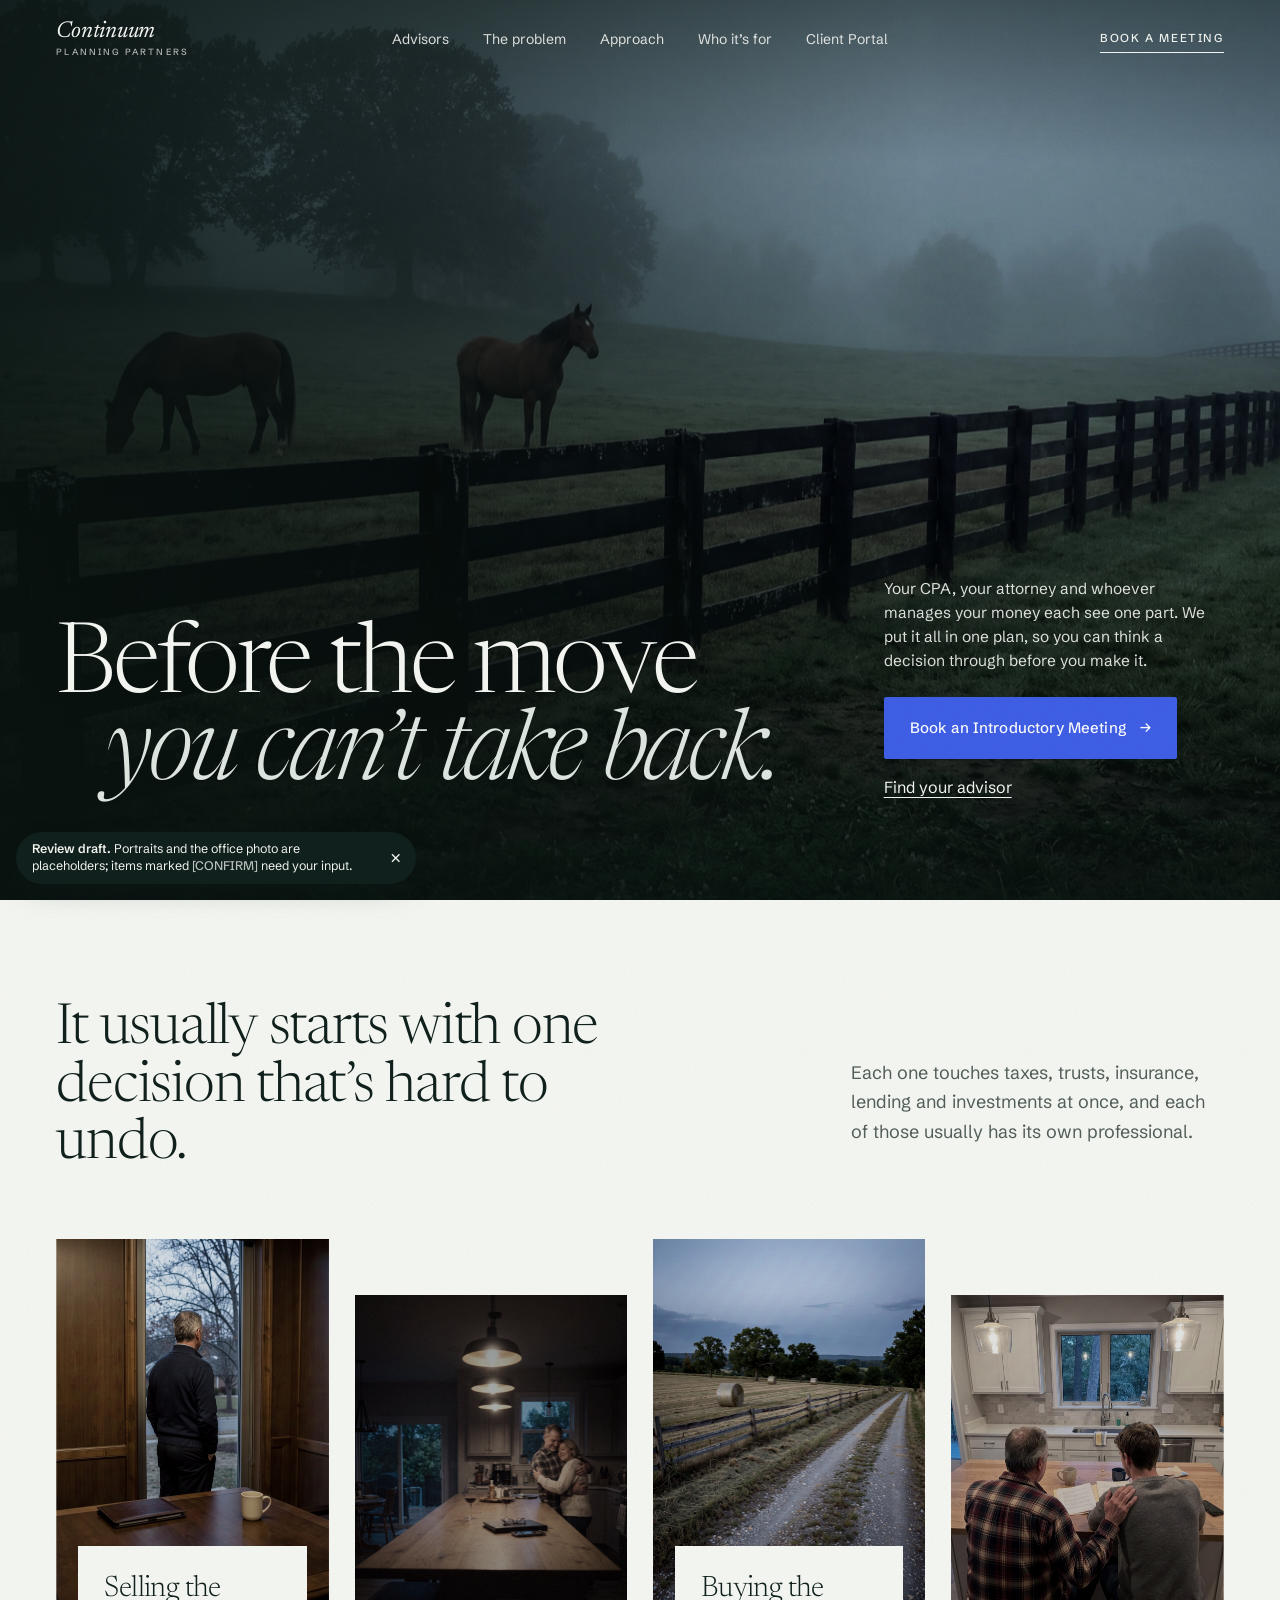
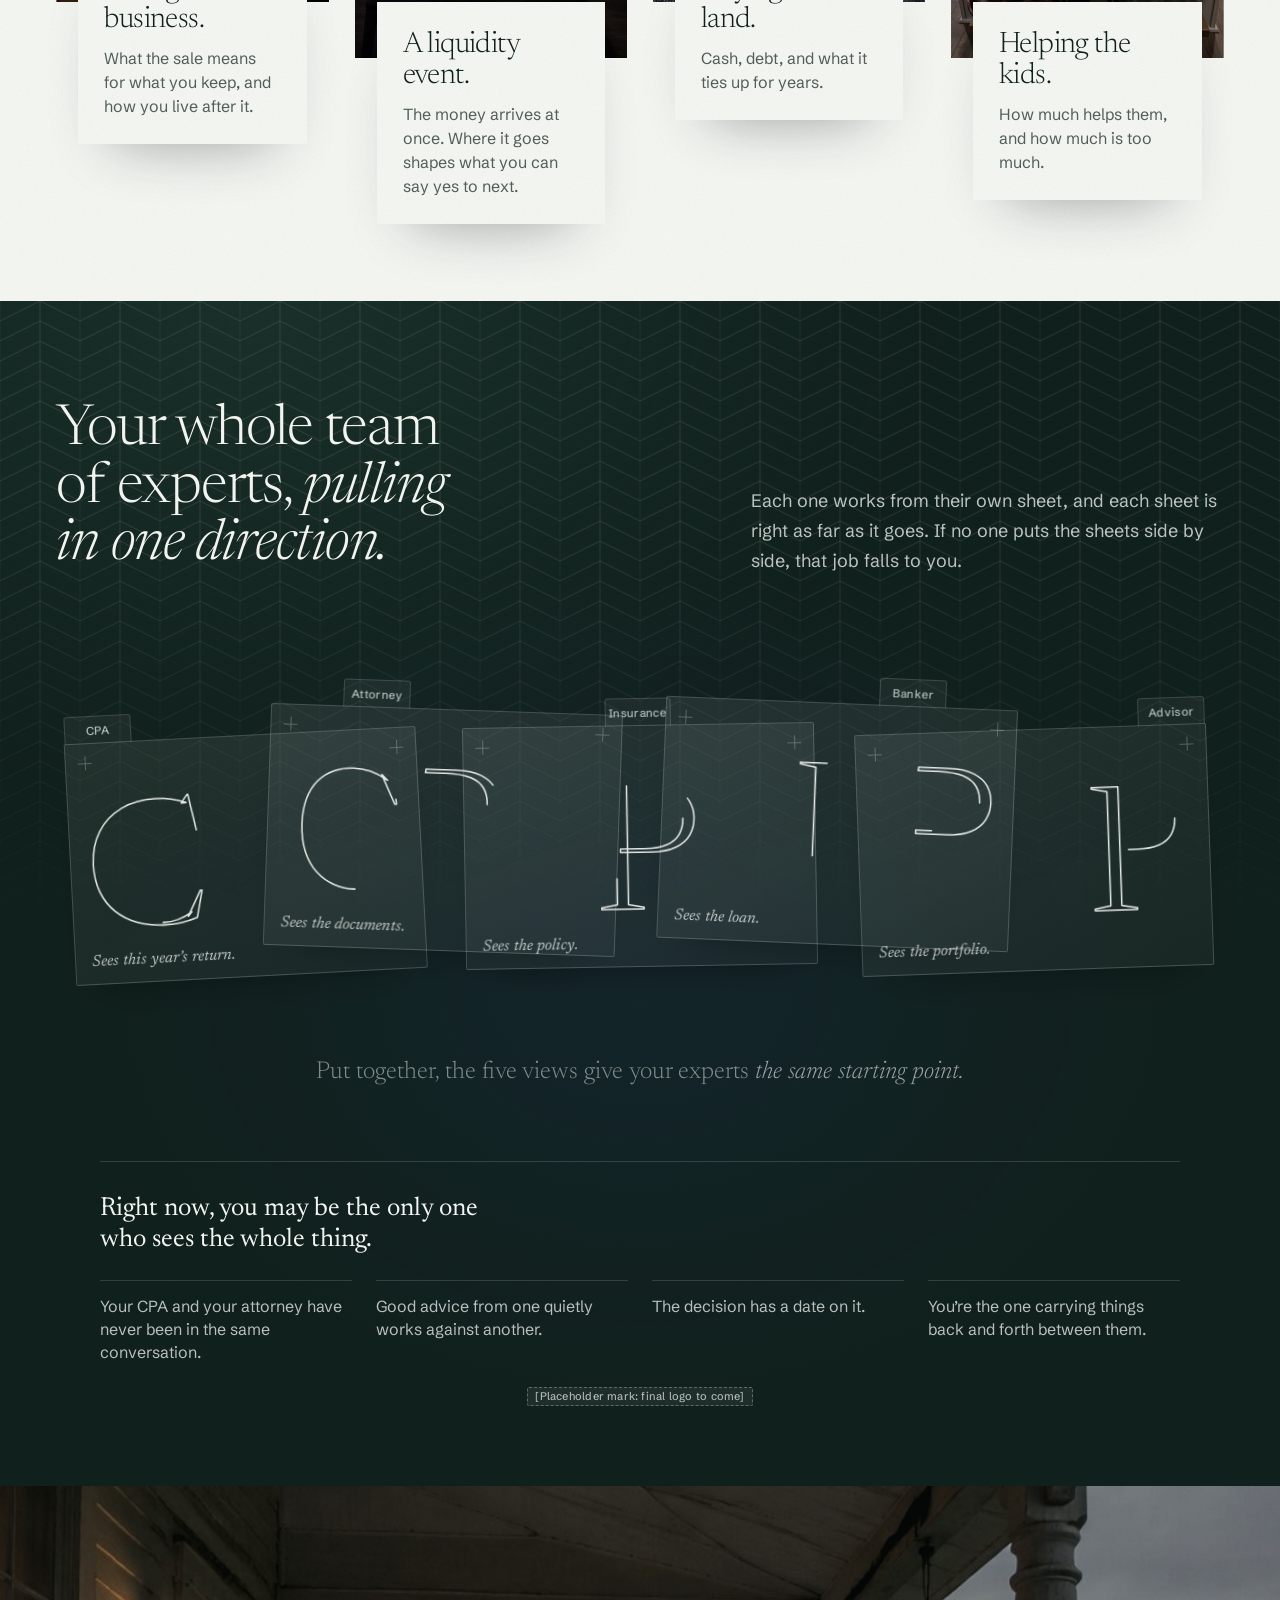
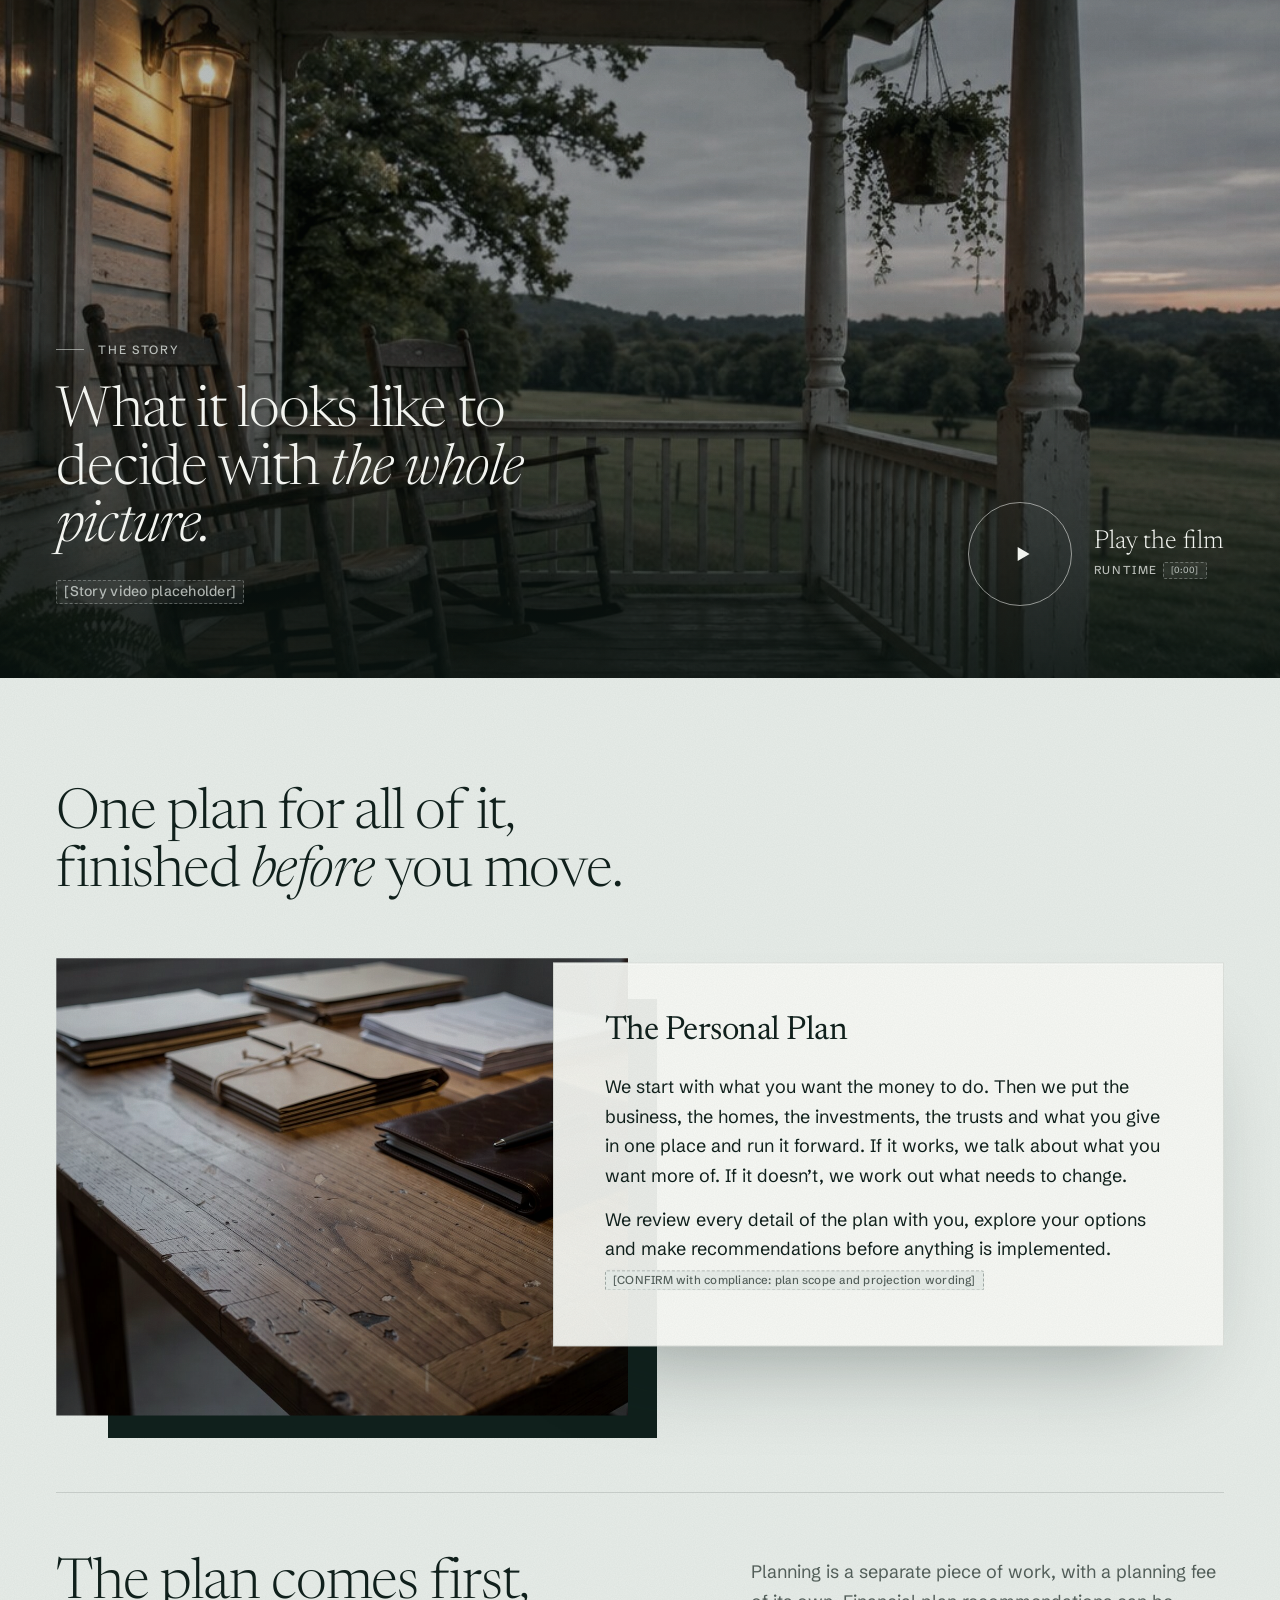
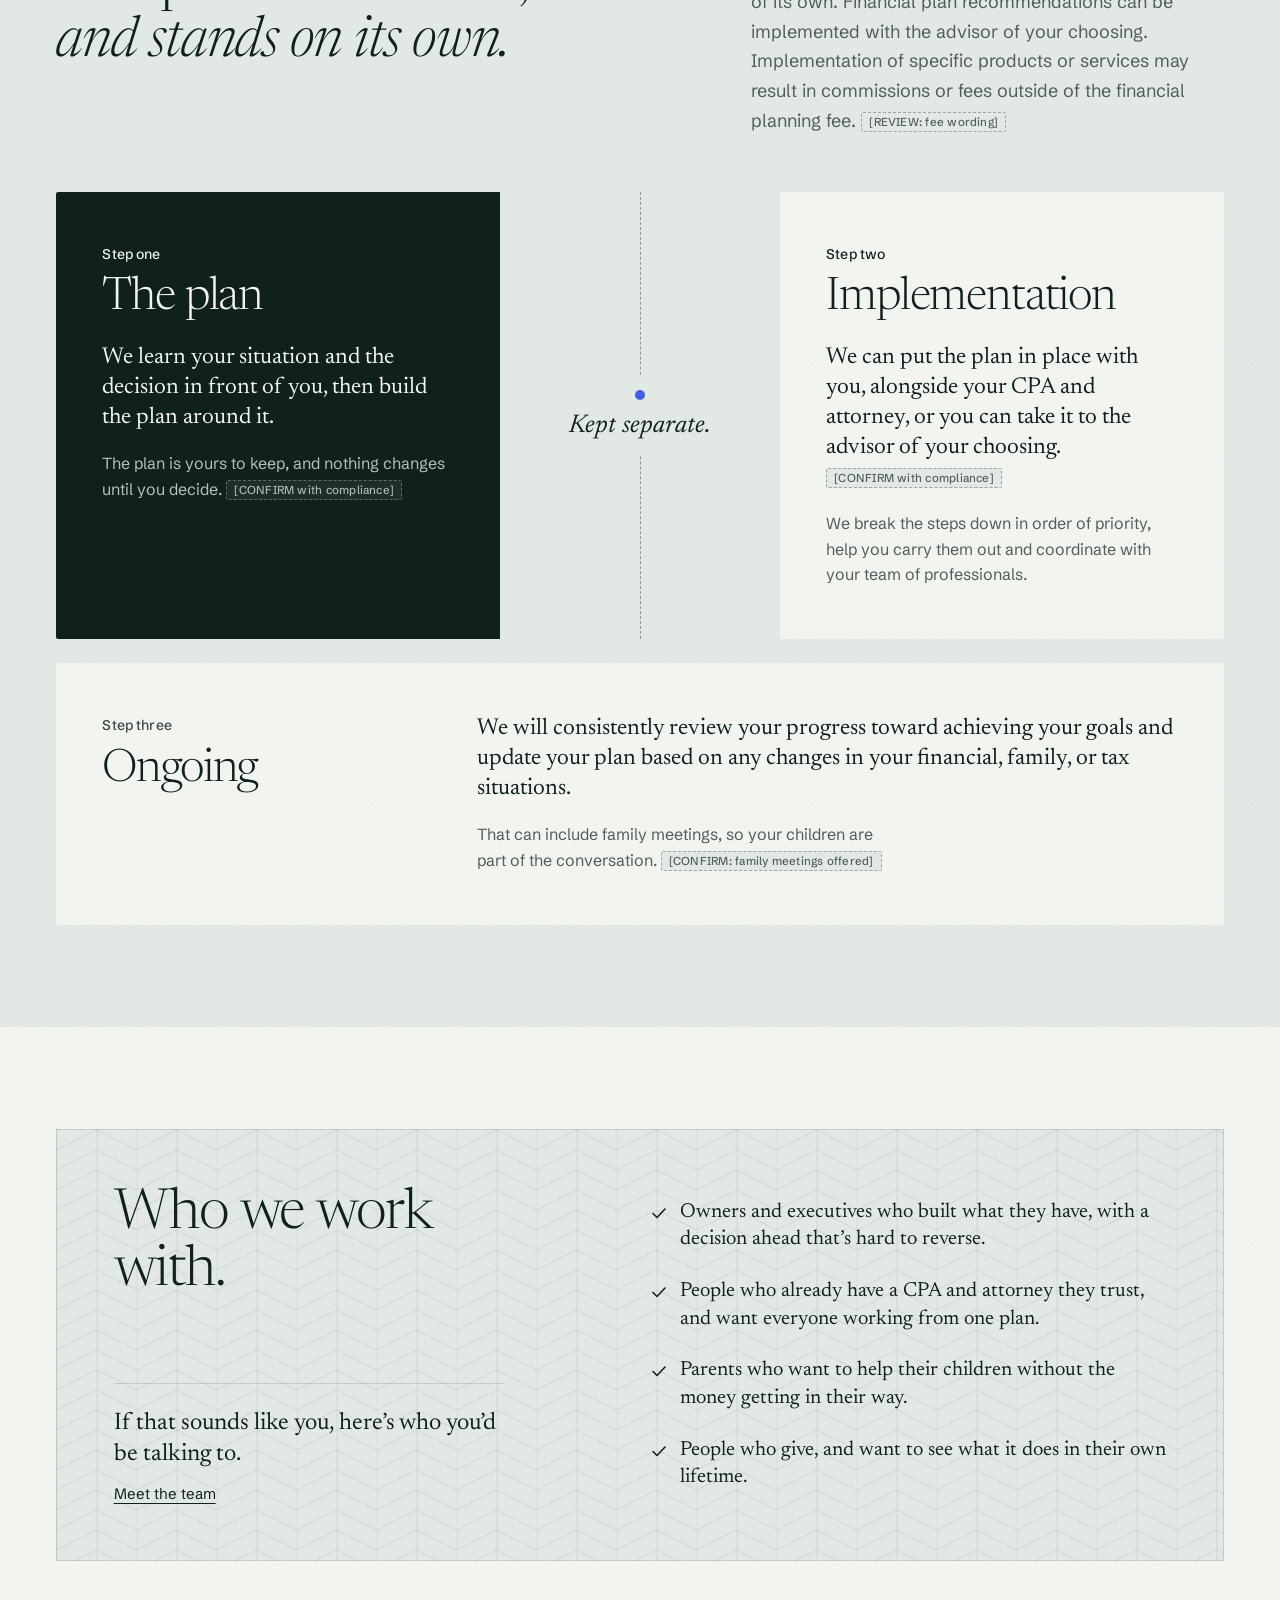
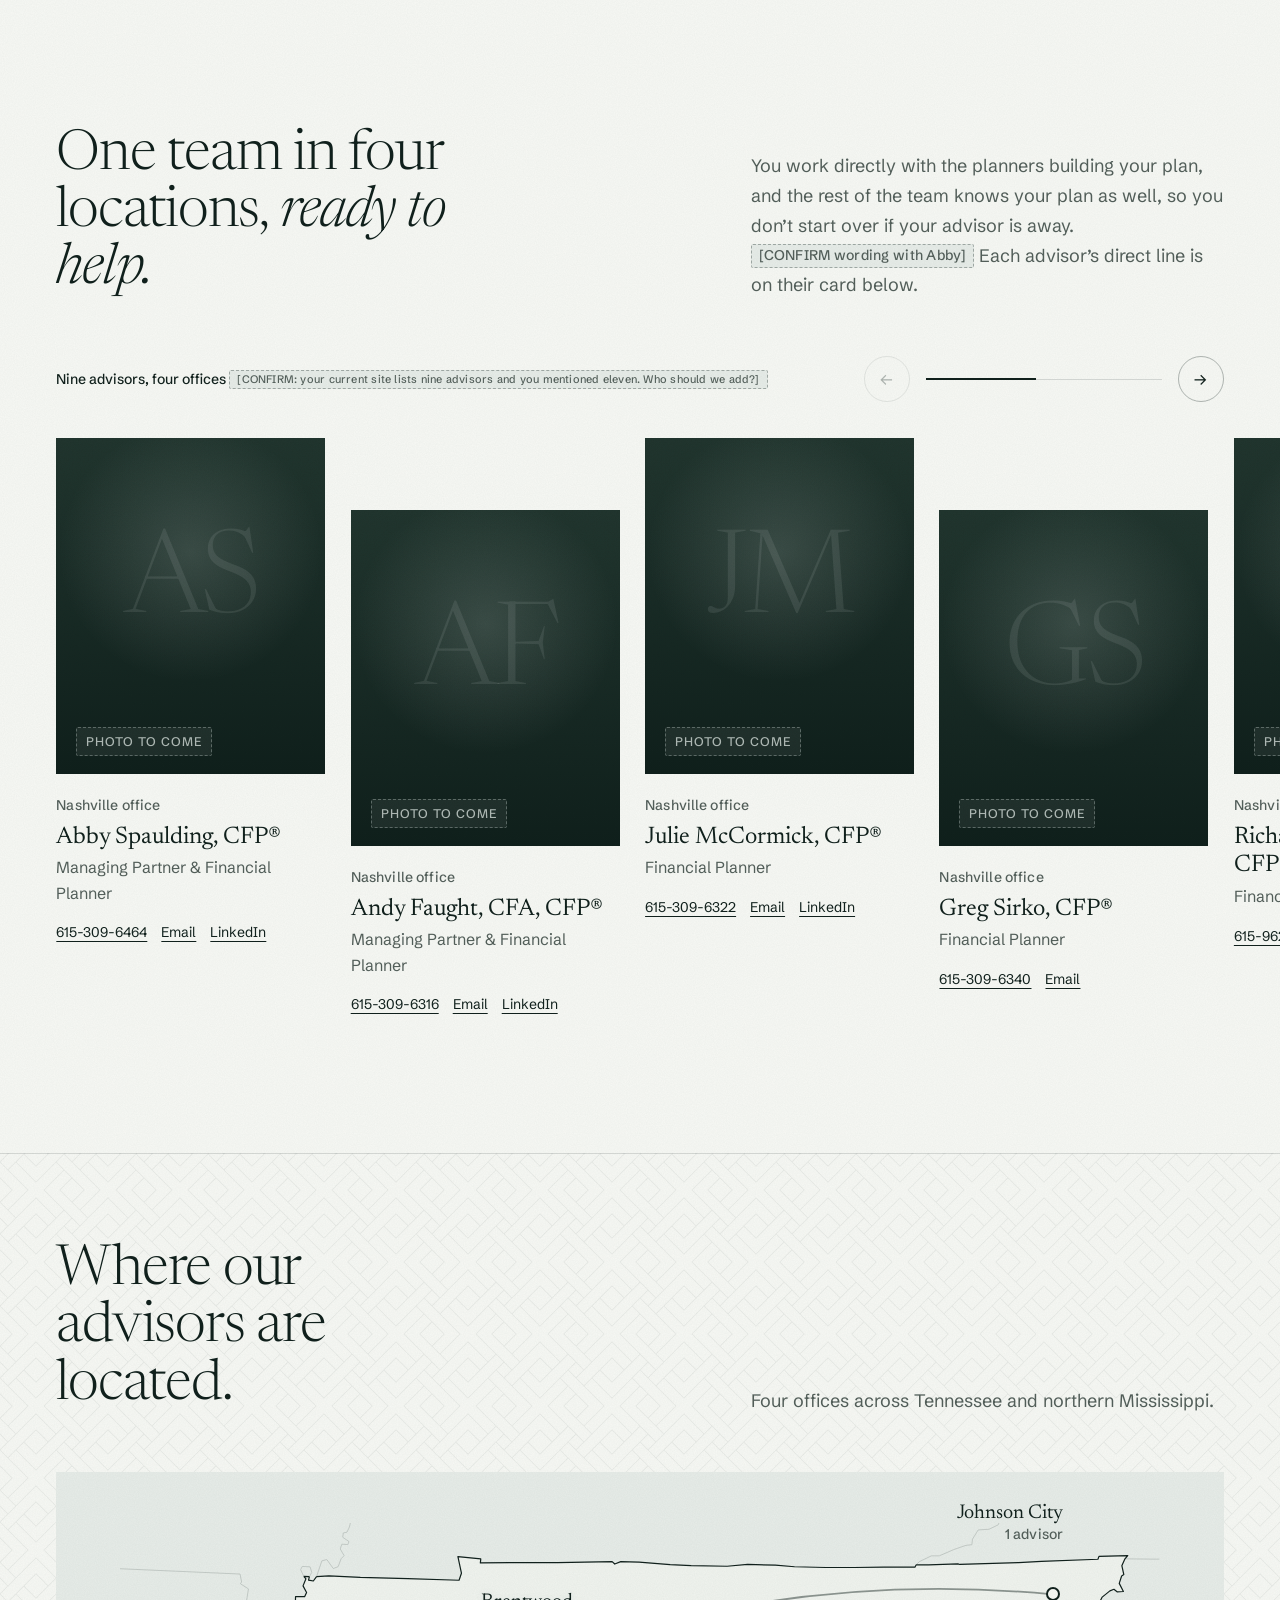
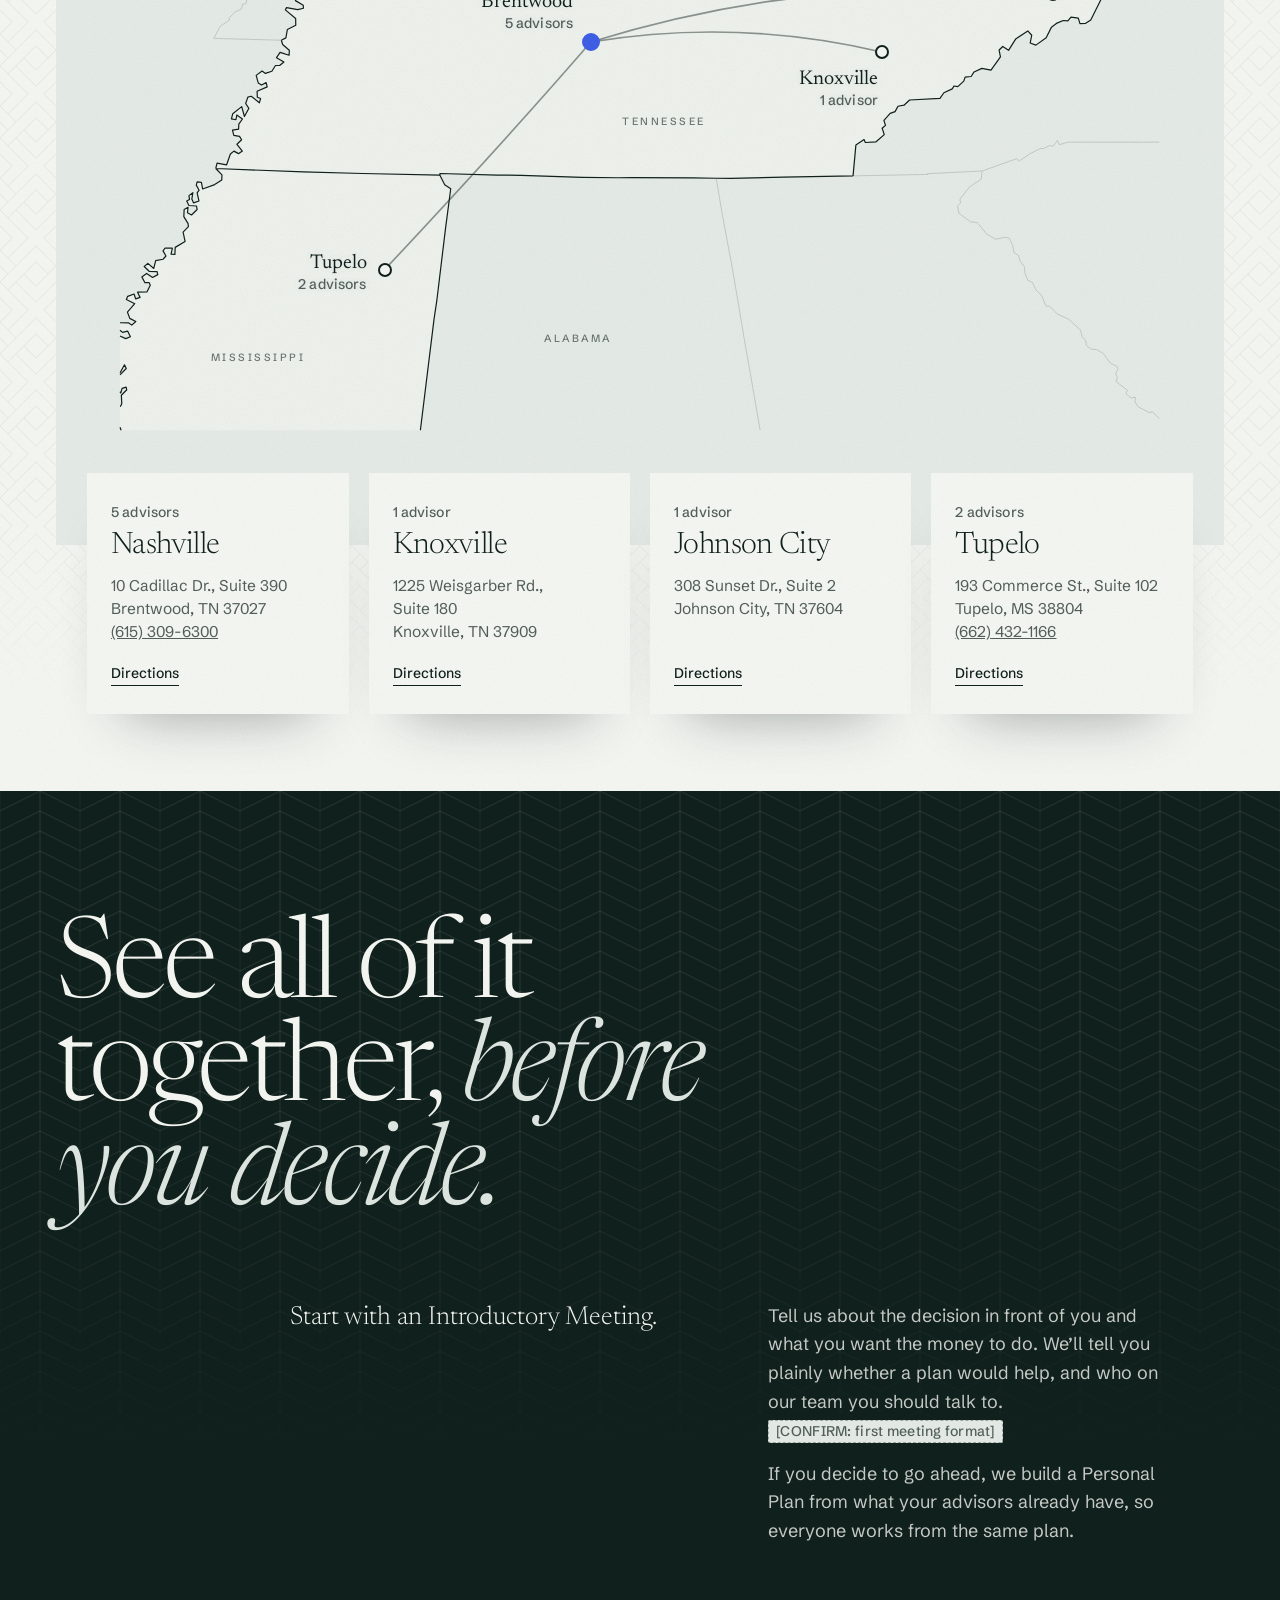
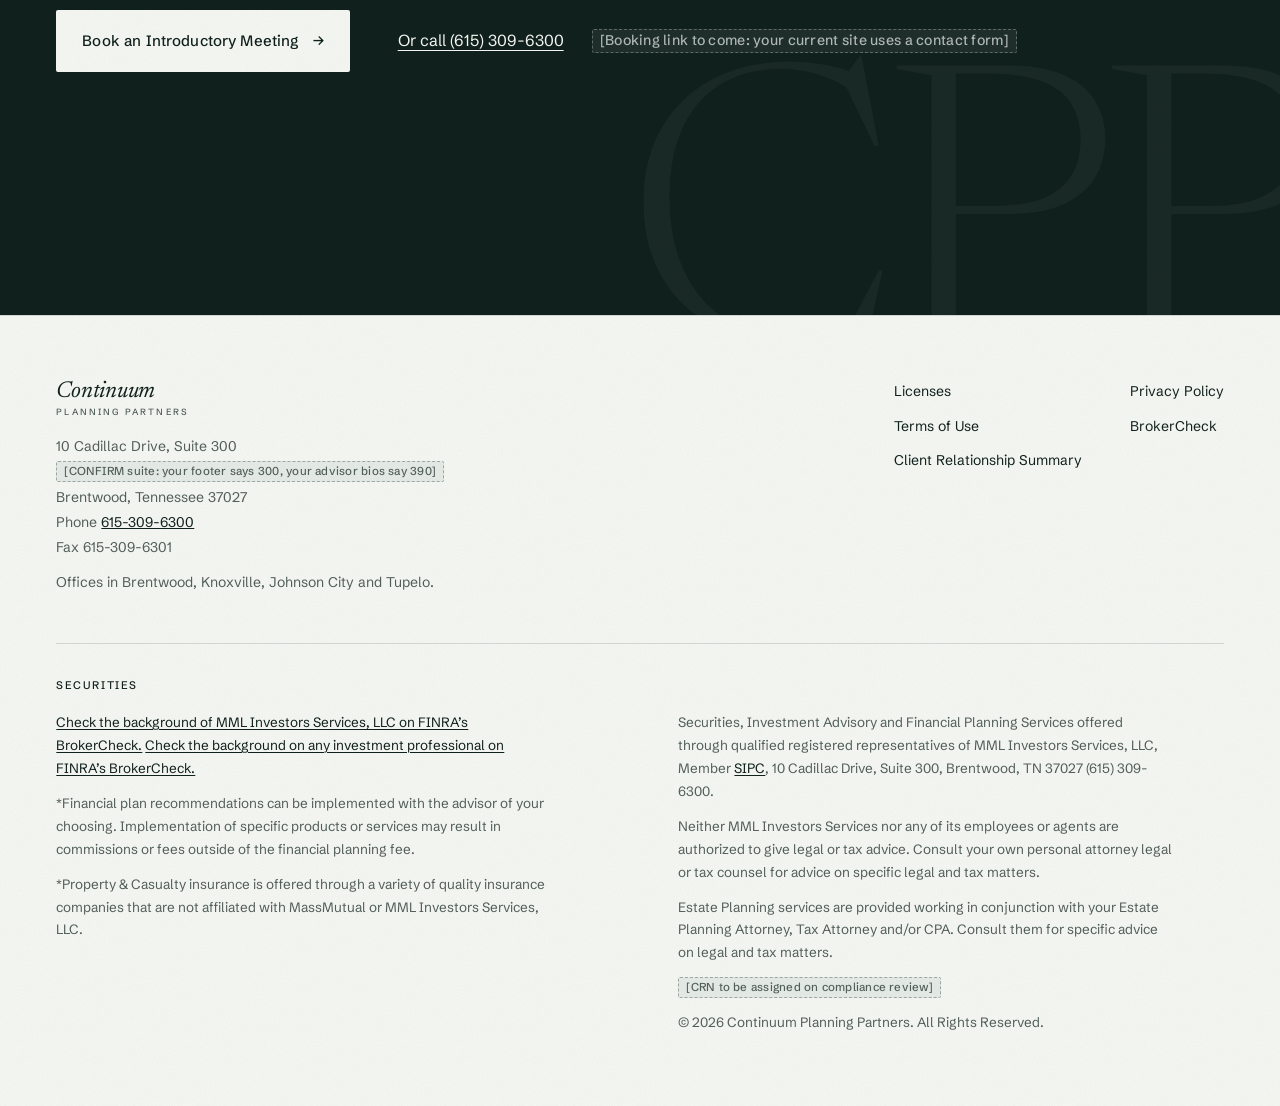
<file: 8b/index.html>
<!doctype html>
<html lang="en">
<head>
<meta charset="utf-8">
<meta name="viewport" content="width=device-width, initial-scale=1">
<meta name="robots" content="noindex, nofollow">
<link rel="icon" href="favicon.svg" type="image/svg+xml">
<title>Continuum Planning Partners · One plan before the move</title>
<meta name="description" content="Continuum Planning Partners puts your business, homes, investments, trusts and giving into one plan, alongside your CPA and attorney, so you can weigh a decision before you make it. Offices in the Nashville area (Brentwood), Knoxville, Johnson City and Tupelo.">
<link rel="preconnect" href="https://fonts.googleapis.com">
<link rel="preconnect" href="https://fonts.gstatic.com" crossorigin>
<link href="https://fonts.googleapis.com/css2?family=Newsreader:ital,opsz,wght@0,6..72,300;0,6..72,400;0,6..72,500;1,6..72,300;1,6..72,400&family=Schibsted+Grotesk:wght@400;500;600&display=swap" rel="stylesheet">
<link rel="stylesheet" href="styles.css?v=r18">
</head>
<body data-version="short" data-trim>
<a class="skip" href="#main">Skip to content</a>

<header class="site-header" data-header>
  <div class="wrap header-inner">
    <a class="wordmark" href="#top" aria-label="Continuum Planning Partners, home">
      <span class="wm-name">Continuum</span>
      <span class="wm-sub">Planning Partners</span>
    </a>
    <nav aria-label="Primary" id="site-nav">
      <ul class="nav-links">
        <li><a href="#team">Advisors</a></li>
        <li><a href="#pieces">The problem</a></li>
        <li><a href="#approach">Approach</a></li>
        <li><a href="#fit">Who it’s for</a></li>
        <li><a href="client-portal.html">Client Portal</a></li>
      </ul>
    </nav>
    <a class="nav-cta" href="#call">Book a meeting</a>
    <button class="nav-toggle" type="button" aria-expanded="false" aria-controls="site-nav" data-nav-toggle><span class="nav-toggle-bars" aria-hidden="true"></span><span class="sr-only">Menu</span></button>
  </div>
</header>

<main id="main">

  <!-- Hero: full-bleed media, headline bottom left, action bottom right -->
  <section class="hero" id="top" aria-labelledby="hero-title">
    <div class="hero-media" data-parallax="0.12" aria-hidden="true">
      <img class="hero-poster" src="img/cpp-horsefarm-dusk.jpg" alt="" width="2560" height="1429" fetchpriority="high">
      <!--
        Background video slot. To add the loop: put a silent, compressed MP4 (and optionally WebM)
        in a <source> below. Keep it 10 to 20 seconds, no audio track. The poster image stays as
        the fallback and is shown instead of the video under prefers-reduced-motion.
        Example: <source src="video/hero-loop.mp4" type="video/mp4">
      -->
      <video class="hero-video" muted loop playsinline autoplay preload="none" poster="img/cpp-horsefarm-dusk.jpg" data-hero-video>
        <!-- [Hero background video placeholder: source to come] -->
      </video>
    </div>
    <div class="hero-shade" aria-hidden="true"></div>

    <div class="wrap hero-content">
      <div class="hero-copy">
        <h1 id="hero-title" class="hero-title reveal">
          <span class="l">Before the move</span>
          <span class="l turn">you can’t take back.</span>
        </h1>
      </div>
      <div class="hero-aside reveal">
        <p>Your CPA, your attorney and whoever manages your money each see one part. We put it all in one plan, so you can think a decision through before you make it.</p>
        <a class="btn btn-cobalt" href="#call">Book an Introductory Meeting <span class="arrow" aria-hidden="true">→</span></a>
        <a class="hero-find" href="#team">Find your advisor</a>
      </div>
    </div>
    <p class="wrap hero-foot"><span>Brentwood · Knoxville · Johnson City · Tupelo</span></p>
  </section>

  <!-- The decision: four image panels, all in view -->
  <section class="decision" id="decision" aria-labelledby="decision-title">
    <div class="wrap decision-head">
      <div>
        <h2 id="decision-title" class="h2 reveal">It usually starts with one decision that’s hard to undo.</h2>
      </div>
      <div class="decision-side reveal">
        <p class="body-l">Each one touches taxes, trusts, insurance, lending and investments at once, and each of those usually has its own professional.</p>
      </div>
    </div>

    <div class="wrap">
      <ol class="decision-grid">
        <li class="panel">
          <figure class="photo wipe reveal" data-parallax-inner>
            <img src="img/cpp-selling-r16.jpg" alt="A business owner in a navy quarter-zip stands at the window of his walnut-paneled office, a closed leather folio and a mug on the desk" width="1090" height="1460">
          </figure>
          <div class="panel-card">
            <h3 class="panel-title">Selling the business.</h3>
            <p>What the sale means for what you keep, and how you live after it.</p>
          </div>
        </li>
        <li class="panel">
          <figure class="photo wipe reveal">
            <img src="img/cpp-liquidity-hug.jpg" alt="A couple hugging at the end of a long wooden kitchen island at dusk, a folder and two glasses of wine on the counter" width="1090" height="1460">
          </figure>
          <div class="panel-card">
            <h3 class="panel-title">A liquidity event.</h3>
            <p>The money arrives at once. Where it goes shapes what you can say yes to next.</p>
          </div>
        </li>
        <li class="panel">
          <figure class="photo wipe reveal">
            <img src="img/cpp-land-flux.jpg" alt="A gravel farm lane beside a split-rail fence and a cut hay field with round bales at dusk" width="1090" height="1460">
          </figure>
          <div class="panel-card">
            <h3 class="panel-title">Buying the land.</h3>
            <p>Cash, debt, and what it ties up for years.</p>
          </div>
        </li>
        <li class="panel">
          <figure class="photo wipe reveal">
            <img src="img/cpp-kids-flux.jpg" alt="A father and his grown son seen from behind on stools at a kitchen island, his hand on his son’s shoulder, papers open between them" width="1090" height="1460">
          </figure>
          <div class="panel-card">
            <h3 class="panel-title">Helping the kids.</h3>
            <p>How much helps them, and how much is too much.</p>
          </div>
        </li>
      </ol>
    </div>
  </section>

  <!-- Blind spots: the vellum sheets -->
  <section class="pieces" id="pieces" aria-labelledby="pieces-title">
    <div class="wrap pieces-head">
      <h2 id="pieces-title" class="h2 h2-light reveal">Your whole team of experts, <em>pulling in one direction.</em></h2>
      <p class="body-l light-muted reveal">Each one works from their own sheet, and each sheet is right as far as it goes. If no one puts the sheets side by side, that job falls to you.</p>
    </div>

    <!--
      Mark source for the sheets: "CPP" in Newsreader Light, the same letters as the large CPP
      behind the Introductory Meeting section. The path is the letter outlines. main.js cuts the outline
      into five equal lengths, one per sheet, so no sheet holds a whole letter; when the sheets
      join, the data-fill copy fills the letters in. To use a final logo instead, replace the d
      attribute (keep the 640 x 440 viewBox), or replace the data-split path with five
      <path data-piece> elements in order (CPA, Attorney, Insurance, Banker, Advisor).
      See the build notes.
    -->
    <svg class="mark-source" data-mark-source viewBox="0 0 640 440" aria-hidden="true" focusable="false">
      <path data-split="5" data-fill d="M162.5 333.9Q176.1 333.9 189.9 329.8Q203.8 325.6 216 316.9L209.1 324.9L233.6 278.1H236.7L225.5 327.8Q211.5 333.1 195.6 335.8Q179.8 338.5 163 338.5Q137 338.5 114.7 331Q92.3 323.4 75.5 308.6Q58.7 293.8 49.4 272Q40 250.2 40 221.6Q40 186.8 55 160.9Q70 135 97.1 120.7Q124.2 106.4 160.3 106.4Q174.6 106.4 188.3 108.8Q202 111.2 215.7 116.2L206.8 116.7L218.2 101.5H219.5L233.5 175.4L230.2 176L204.4 122.2L215.4 132.6Q199 121.7 183.7 117Q168.3 112.2 152.5 112.2Q133.1 112.2 116.5 118.6Q99.8 124.9 87.5 137.8Q75.2 150.7 68.3 170.7Q61.4 190.6 61.4 217.9Q61.4 246.9 69.4 268.6Q77.4 290.4 91.4 304.9Q105.4 319.4 123.6 326.7Q141.9 333.9 162.5 333.9Z M399.5 170.6Q399.5 153.4 392.1 141.2Q384.7 129 367.7 122.5Q350.7 116 321.7 116H284.2L285.3 109.5H339.3Q368.5 109.5 386.2 117.5Q404 125.6 412 139.2Q420 152.8 420 169.8Q420 186.9 411.9 201Q403.8 215 386.1 223.3Q368.4 231.6 339.4 231.6H284.2V225.1H329.3Q353.6 225.1 369.1 218.7Q384.7 212.3 392.1 200Q399.5 187.8 399.5 170.6ZM297.1 109.5V327.2L325.7 332.5V335.4H248.1V332.5L276.9 327.2V117.6L248.2 112.4V109.5Z M579.5 170.6Q579.5 153.4 572.1 141.2Q564.8 129 547.7 122.5Q530.7 116 501.7 116H464.3L465.3 109.5H519.3Q548.6 109.5 566.3 117.5Q584 125.6 592 139.2Q600 152.8 600 169.8Q600 186.9 591.9 201Q583.8 215 566.1 223.3Q548.4 231.6 519.4 231.6H464.3V225.1H509.4Q533.6 225.1 549.2 218.7Q564.7 212.3 572.1 200Q579.5 187.8 579.5 170.6ZM477.1 109.5V327.2L505.8 332.5V335.4H428.2V332.5L456.9 327.2V117.6L428.3 112.4V109.5Z"/>
    </svg>

    <div class="stage" data-stage aria-hidden="true">
      <div class="sheets">
        <div class="sheet" style="--i:0"><span class="tab">CPA</span><svg viewBox="0 0 640 440" data-slot></svg><p class="sees">Sees this year’s return.</p></div>
        <div class="sheet" style="--i:1"><span class="tab">Attorney</span><svg viewBox="0 0 640 440" data-slot></svg><p class="sees">Sees the documents.</p></div>
        <div class="sheet" style="--i:2"><span class="tab">Insurance</span><svg viewBox="0 0 640 440" data-slot></svg><p class="sees">Sees the policy.</p></div>
        <div class="sheet" style="--i:3"><span class="tab">Banker</span><svg viewBox="0 0 640 440" data-slot></svg><p class="sees">Sees the loan.</p></div>
        <div class="sheet" style="--i:4"><span class="tab">Advisor</span><svg viewBox="0 0 640 440" data-slot></svg><p class="sees">Sees the portfolio.</p></div>
      </div>
    </div>

    <div class="wrap pieces-foot">
      <ul class="sees-list">
        <li><b>CPA</b> sees this year’s return.</li>
        <li><b>Attorney</b> sees the documents.</li>
        <li><b>Insurance agent</b> sees the policy.</li>
        <li><b>Banker</b> sees the loan.</li>
        <li><b>Investment advisor</b> sees the portfolio.</li>
      </ul>
      <p class="stack-caption">Put together, the five views give your experts <em>the same starting point.</em></p>
      <div class="pieces-signs">
        <p class="pieces-signs-head">Right now, you may be the only one who sees the whole thing.</p>
        <ul>
          <li>Your CPA and your attorney have never been in the same conversation.</li>
          <li>Good advice from one quietly works against another.</li>
          <li>The decision has a date on it.</li>
          <li>You’re the one carrying things back and forth between them.</li>
        </ul>
      </div>
      <p class="mark-note"><span class="ph ph-dark">[Placeholder mark: final logo to come]</span></p>
    </div>
  </section>

  <!-- Story video band -->
  <section class="story" id="story" aria-labelledby="story-title">
    <div class="story-media" data-parallax="0.1" aria-hidden="true">
      <img src="img/cpp-porch.jpg" alt="" width="1344" height="752">
    </div>
    <div class="story-shade" aria-hidden="true"></div>
    <div class="wrap story-inner">
      <div class="story-copy">
        <p class="runhead runhead-light reveal">The story</p>
        <h2 id="story-title" class="h2 h2-light reveal">What it looks like to decide with <em>the whole picture.</em></h2>
        <p class="reveal"><span class="ph ph-dark">[Story video placeholder]</span></p>
      </div>
      <!--
        Story video. Set ONE of:
          data-video-src="video/story.mp4"            (self-hosted MP4)
          data-video-embed="https://player.vimeo.com/video/ID"   (Vimeo or Mux embed URL)
        Captions for self-hosted video: data-video-captions="video/story.en.vtt"
      -->
      <button class="play" type="button" data-video-open
        data-video-title="The Continuum story"
        data-video-src=""
        data-video-embed=""
        data-video-captions="">
        <span class="play-disc" aria-hidden="true"><svg viewBox="0 0 24 24"><path d="M8 5.5v13l11-6.5z"/></svg></span>
        <span class="play-label"><span class="play-main">Play the film</span><span class="play-meta">Runtime <span class="ph ph-dark">[0:00]</span></span></span>
      </button>
    </div>
  </section>


  <!-- How Continuum helps -->
  <section class="approach split" id="approach" aria-labelledby="approach-title">
    <div class="wrap">
      <div class="approach-head">
        <h2 id="approach-title" class="h2 reveal">One plan for all of it, finished <em>before</em> you move.</h2>
      </div>
      <div class="proforma">
        <figure class="proforma-figure frame frame-pine">
          <div class="photo wipe reveal"><img src="img/cpp-plan-r16.jpg" alt="Closed folders, tied envelopes and a leather portfolio gathered on an oak table by a window at dusk" width="1090" height="1460"></div>
        </figure>
        <article class="vellum reveal" data-parallax="-0.06" aria-labelledby="proforma-title">
          <h3 id="proforma-title" class="h3">The Personal Plan</h3>
          <p>We start with what you want the money to do. Then we put the business, the homes, the investments, the trusts and what you give in one place and run it forward. If it works, we talk about what you want more of. If it doesn’t, we work out what needs to change.</p>
          <p>We review every detail of the plan with you, explore your options and make recommendations before anything is implemented. <span class="ph">[CONFIRM with compliance: plan scope and projection wording]</span></p>
        </article>
      </div>
      <div class="split-head merge-head">
        <h3 class="h2 reveal">The plan comes first, <em>and stands on its own.</em></h3>
        <p class="body-l reveal">Planning is a separate piece of work, with a planning fee of its own. Financial plan recommendations can be implemented with the advisor of your choosing. Implementation of specific products or services may result in commissions or fees outside of the financial planning fee. <span class="ph">[REVIEW: fee wording]</span></p>
      </div>
      <div class="split-bar" data-split-bar data-draw>
        <div class="split-block split-one reveal">
          <p class="split-step">Step one</p>
          <h3 class="split-title">The plan</h3>
          <p class="split-kp">We learn your situation and the decision in front of you, then build the plan around it.</p>
          <p class="split-foot">The plan is yours to keep, and nothing changes until you decide. <span class="ph">[CONFIRM with compliance]</span></p>
        </div>
        <div class="split-gap reveal">
          <p class="split-gap-label">Kept separate.</p>
        </div>
        <div class="split-block split-two reveal">
          <p class="split-step">Step two</p>
          <h3 class="split-title">Implementation</h3>
          <p class="split-kp">We can put the plan in place with you, alongside your CPA and attorney, or you can take it to the advisor of your choosing. <span class="ph">[CONFIRM with compliance]</span></p>
          <p class="split-foot">We break the steps down in order of priority, help you carry them out and coordinate with your team of professionals.</p>
        </div>
        <p class="split-joined" aria-hidden="true">Strategy + implementation</p>
      </div>
      <div class="split-three reveal">
        <p class="split-step">Step three</p>
        <h3 class="split-title">Ongoing</h3>
        <p class="split-kp">We will consistently review your progress toward achieving your goals and update your plan based on any changes in your financial, family, or tax situations.</p>
        <p class="split-foot">That can include family meetings, so your children are part of the conversation. <span class="ph">[CONFIRM: family meetings offered]</span></p>
      </div>
    </div>
  </section>

  <!-- Who it's for: photo collage -->
  <section class="fit" id="fit" aria-labelledby="fit-title">
    <div class="wrap fit-grid">
      <div class="fit-body">
        <h2 id="fit-title" class="h2 reveal">Who we work with.</h2>
        <ul class="fit-list reveal">
          <li>Owners and executives who built what they have, with a decision ahead that’s hard to reverse.</li>
          <li>People who already have a CPA and attorney they trust, and want everyone working from one plan.</li>
          <li>Parents who want to help their children without the money getting in their way.</li>
          <li>People who give, and want to see what it does in their own lifetime.</li>
        </ul>
        <p class="fit-bridge reveal">If that sounds like you, here’s who you’d be talking to. <a href="#team">Meet the team</a></p>
      </div>
    </div>
  </section>

  <!-- Team and quiet proof -->
  <section class="team" id="team" aria-labelledby="team-title">
    <div class="wrap">
      <div class="team-head">
        <h2 id="team-title" class="h2 reveal">One team in four locations, <em>ready to help.</em></h2>
        <p class="body-l reveal">You work directly with the planners building your plan, and the rest of the team knows your plan as well, so you don’t start over if your advisor is away. <span class="ph">[CONFIRM wording with Abby]</span> Each advisor’s direct line is on their card below.</p>
      </div>

      <div class="team-bar">
        <p class="team-count">Nine advisors, four offices <span class="ph">[CONFIRM: your current site lists nine advisors and you mentioned eleven. Who should we add?]</span></p>
        <div class="rail-controls">
          <button class="rail-btn" type="button" data-rail-prev="team" aria-label="Previous team members">←</button>
          <span class="rail-progress" aria-hidden="true"><span data-rail-bar="team"></span></span>
          <button class="rail-btn" type="button" data-rail-next="team" aria-label="Next team members">→</button>
        </div>
      </div>
    </div>

    <!--
      Team portraits. For each card set:
        data-preview="video/name-preview.mp4"   short silent loop shown on hover (desktop) or tap (mobile)
        data-video-src / data-video-embed / data-video-captions on the button for the full clip
      Replace the placeholder <img> with the real portrait. Add or remove cards freely; the row scrolls.
    -->
    <div class="rail team-rail" data-rail="team" data-rail-hover tabindex="0" role="region" aria-label="The team. Scroll sideways or use the arrow buttons.">
      <ul class="rail-track team-track">
        <li class="member reveal" id="advisor-abby-spaulding" data-member data-preview="">
          <div class="portrait">
            <!-- <img src="img/team-abby-spaulding.jpg" alt="Portrait of Abby Spaulding"> -->
            <video class="portrait-preview" muted loop playsinline preload="none" aria-hidden="true"></video>
            <span class="portrait-ph"><span class="ph ph-dark ph-photo">Photo to come</span></span>
            <span class="portrait-letter" aria-hidden="true">AS</span>
          </div>
          <div class="member-info">
            <p class="member-office">Nashville office</p>
            <p class="member-name">Abby Spaulding, CFP®</p>
            <p class="member-role">Managing Partner &amp; Financial Planner</p>
            <p class="member-contact"><a href="tel:+16153096464">615-309-6464</a> <a href="mailto:abby.spaulding@cppadvisors.com">Email</a> <a href="https://www.linkedin.com/in/abby-spaulding-cfp%25C2%25AE-0385725" target="_blank" rel="noopener">LinkedIn<span class="sr-only"> profile of Abby Spaulding, CFP® (opens in a new tab)</span></a></p>
          </div>
        </li>
        <li class="member reveal" id="advisor-andy-faught" data-member data-preview="">
          <div class="portrait">
            <!-- <img src="img/team-andy-faught.jpg" alt="Portrait of Andy Faught"> -->
            <video class="portrait-preview" muted loop playsinline preload="none" aria-hidden="true"></video>
            <span class="portrait-ph"><span class="ph ph-dark ph-photo">Photo to come</span></span>
            <span class="portrait-letter" aria-hidden="true">AF</span>
          </div>
          <div class="member-info">
            <p class="member-office">Nashville office</p>
            <p class="member-name">Andy Faught, CFA, CFP®</p>
            <p class="member-role">Managing Partner &amp; Financial Planner</p>
            <p class="member-contact"><a href="tel:+16153096316">615-309-6316</a> <a href="mailto:andy.faught@cppadvisors.com">Email</a> <a href="https://www.linkedin.com/in/andy-faught-8653824" target="_blank" rel="noopener">LinkedIn<span class="sr-only"> profile of Andy Faught, CFA, CFP® (opens in a new tab)</span></a></p>
          </div>
        </li>
        <li class="member reveal" id="advisor-julie-mccormick" data-member data-preview="">
          <div class="portrait">
            <!-- <img src="img/team-julie-mccormick.jpg" alt="Portrait of Julie McCormick"> -->
            <video class="portrait-preview" muted loop playsinline preload="none" aria-hidden="true"></video>
            <span class="portrait-ph"><span class="ph ph-dark ph-photo">Photo to come</span></span>
            <span class="portrait-letter" aria-hidden="true">JM</span>
          </div>
          <div class="member-info">
            <p class="member-office">Nashville office</p>
            <p class="member-name">Julie McCormick, CFP®</p>
            <p class="member-role">Financial Planner</p>
            <p class="member-contact"><a href="tel:+16153096322">615-309-6322</a> <a href="mailto:julie.mccormick@cppadvisors.com">Email</a> <a href="https://www.linkedin.com/in/julie-mccormick-b78429b7/" target="_blank" rel="noopener">LinkedIn<span class="sr-only"> profile of Julie McCormick, CFP® (opens in a new tab)</span></a></p>
          </div>
        </li>
        <li class="member reveal" id="advisor-greg-sirko" data-member data-preview="">
          <div class="portrait">
            <!-- <img src="img/team-greg-sirko.jpg" alt="Portrait of Greg Sirko"> -->
            <video class="portrait-preview" muted loop playsinline preload="none" aria-hidden="true"></video>
            <span class="portrait-ph"><span class="ph ph-dark ph-photo">Photo to come</span></span>
            <span class="portrait-letter" aria-hidden="true">GS</span>
          </div>
          <div class="member-info">
            <p class="member-office">Nashville office</p>
            <p class="member-name">Greg Sirko, CFP®</p>
            <p class="member-role">Financial Planner</p>
            <p class="member-contact"><a href="tel:+16153096340">615-309-6340</a> <a href="mailto:gsirko@financialguide.com">Email</a></p>
          </div>
        </li>
        <li class="member reveal" id="advisor-richard-hamilton" data-member data-preview="">
          <div class="portrait">
            <!-- <img src="img/team-richard-a-hamilton.jpg" alt="Portrait of Richard A. Hamilton"> -->
            <video class="portrait-preview" muted loop playsinline preload="none" aria-hidden="true"></video>
            <span class="portrait-ph"><span class="ph ph-dark ph-photo">Photo to come</span></span>
            <span class="portrait-letter" aria-hidden="true">RH</span>
          </div>
          <div class="member-info">
            <p class="member-office">Nashville office</p>
            <p class="member-name">Richard A. Hamilton, CFP®, ChFC</p>
            <p class="member-role">Financial Planner</p>
            <p class="member-contact"><a href="tel:+16159622531">615-962-2531</a> <a href="mailto:richard.hamilton@cppadvisors.com">Email</a> <a href="https://www.linkedin.com/in/richard-hamilton-cfp%C2%AE-chfc%C2%AE-08a08789" target="_blank" rel="noopener">LinkedIn<span class="sr-only"> profile of Richard A. Hamilton (opens in a new tab)</span></a></p>
          </div>
        </li>
        <li class="member reveal" id="advisor-jon-leonard" data-member data-preview="">
          <div class="portrait">
            <!-- <img src="img/team-jon-leonard.jpg" alt="Portrait of Jon Leonard"> -->
            <video class="portrait-preview" muted loop playsinline preload="none" aria-hidden="true"></video>
            <span class="portrait-ph"><span class="ph ph-dark ph-photo">Photo to come</span></span>
            <span class="portrait-letter" aria-hidden="true">JL</span>
          </div>
          <div class="member-info">
            <p class="member-office">Knoxville office</p>
            <p class="member-name">Jon Leonard, CFP®</p>
            <p class="member-role">Financial Planner</p>
            <p class="member-contact"><a href="tel:+19316223942">931-622-3942</a> <a href="mailto:jleonard@cppadvisors.com">Email</a> <a href="https://www.linkedin.com/in/leonardjon/" target="_blank" rel="noopener">LinkedIn<span class="sr-only"> profile of Jon Leonard, CFP® (opens in a new tab)</span></a></p>
          </div>
        </li>
        <li class="member reveal" id="advisor-bryan-byrd" data-member data-preview="">
          <div class="portrait">
            <!-- <img src="img/team-bryan-byrd.jpg" alt="Portrait of Bryan Byrd"> -->
            <video class="portrait-preview" muted loop playsinline preload="none" aria-hidden="true"></video>
            <span class="portrait-ph"><span class="ph ph-dark ph-photo">Photo to come</span></span>
            <span class="portrait-letter" aria-hidden="true">BB</span>
          </div>
          <div class="member-info">
            <p class="member-office">Johnson City office</p>
            <p class="member-name">Bryan Byrd</p>
            <p class="member-role">Financial Planner</p>
            <p class="member-contact"><a href="tel:+14239630895">423-963-0895</a> <a href="mailto:bryan.byrd@cppadvisors.com">Email</a></p>
          </div>
        </li>
        <li class="member reveal" id="advisor-brad-fair" data-member data-preview="">
          <div class="portrait">
            <!-- <img src="img/team-brad-fair.jpg" alt="Portrait of Brad Fair"> -->
            <video class="portrait-preview" muted loop playsinline preload="none" aria-hidden="true"></video>
            <span class="portrait-ph"><span class="ph ph-dark ph-photo">Photo to come</span></span>
            <span class="portrait-letter" aria-hidden="true">BF</span>
          </div>
          <div class="member-info">
            <p class="member-office">Tupelo office</p>
            <p class="member-name">Brad Fair</p>
            <p class="member-role">Managing Partner &amp; Financial Planner</p>
            <p class="member-contact"><a href="tel:+16624321166">662-432-1166</a> <a href="mailto:brad.fair@cppadvisors.com">Email</a></p>
          </div>
        </li>
        <li class="member reveal" id="advisor-darwin-beard" data-member data-preview="">
          <div class="portrait">
            <!-- <img src="img/team-darwin-beard.jpg" alt="Portrait of Darwin Beard"> -->
            <video class="portrait-preview" muted loop playsinline preload="none" aria-hidden="true"></video>
            <span class="portrait-ph"><span class="ph ph-dark ph-photo">Photo to come</span></span>
            <span class="portrait-letter" aria-hidden="true">DB</span>
          </div>
          <div class="member-info">
            <p class="member-office">Tupelo office</p>
            <p class="member-name">Darwin Beard</p>
            <p class="member-role">Financial Planner</p>
            <p class="member-contact"><a href="tel:+16624886683">662-488-6683</a> <a href="mailto:darwin.beard@cppadvisors.com">Email</a></p>
          </div>
        </li>
      </ul>
    </div>

    <div class="wrap locations" id="locations" role="region" aria-labelledby="locations-title" data-locations>
      <div class="loc-head">
        <h2 id="locations-title" class="h2 reveal">Where our advisors are located.</h2>
        <p class="body-l reveal">Four offices across Tennessee and northern Mississippi.</p>
      </div>

      <div class="loc-grid">
        <div class="loc-map reveal">
          <!-- map:start -->
          <div class="map" style="aspect-ratio:1000 / 488">
            <svg class="map-art" viewBox="0 0 1000 488" role="img" aria-label="Map of Tennessee and northern Mississippi showing offices in Brentwood, Knoxville, Johnson City and Tupelo">
              <path class="map-land" d="M0,465L0.5,464.9L1.7,462.5L1.3,454.4L6.5,449.1L5.9,446.6L2,447.8L0.7,452.2L0,451L0,434.7L0,434.7L6,428.6L4.3,425.1L0.1,432.7L0,432.8L0,397.4L0,397.4L5.5,399.9L10,398.1L7.3,392.6L2.4,393.9L0,391.9L0,384.6L0,384.6L8.4,384.8L11.3,386.9L15.2,383.4L9.4,380.4L7.1,374.3L14.2,366.3L6.1,362.2L7.4,359.2L13.5,357L15.1,361.7L19.3,360.2L16.9,355.2L25.9,355L29.1,348.6L28.1,346L24,346.1L21,340.5L25.6,337.2L31.3,341L36.3,338.3L35.7,335.5L28.3,335.3L23.3,330.5L26.8,327.5L32.5,332.4L34.3,324.8L41.4,323.5L44.2,320.4L41.4,315.5L43.4,312.7L50.4,312.9L49.1,318.6L52.8,318.9L53.1,312.1L62.6,306.4L60.7,297.4L65.8,292.1L65.5,289.2L61.4,282.5L61.7,275.6L65.5,273.5L64.9,278.8L68.8,280.9L74.2,275.7L73.6,272.3L66.3,271.8L64.2,267.4L66.9,266L66.3,262.3L70.1,259.5L69.1,265.6L70.8,269.3L76,267.5L74.2,259.7L76.1,257.1L73.4,252.2L74.2,249.1L78.3,249.5L79.5,255.9L91.1,251.7L97.9,247.2L98.1,242.4L92.1,236.2L176.2,239.5L233.5,241L307.8,242.6L312.4,251.8L318.2,255.7L313.1,294.5L304.8,363.4L302.2,380.6L289,488L1.1,488L1.1,488L0,485.1L0,465ZM155.2,112.8L159.6,110.5L161,102.5L169.1,98.4L169,91.9L159.1,83.6L160.2,81.4L171,83.4L176.5,82L176.3,79.1L168.8,74.7L168.9,70.7L177.6,70.9L179.5,66.9L176.1,60.5L178.9,53.7L176.8,51.3L182.2,51.6L181.4,54.9L186,55.8L189.1,51.6L201,50.8L231.3,52.4L276.8,53.5L326.2,55.1L328.5,48.3L325.1,32.4L347.1,34.6L346.7,38.4L387.7,38.1L420.9,38.2L473.5,37.2L476,39.5L481.8,37.2L499.4,37.6L529.3,40L549.5,41L584.1,41.6L603.9,39.9L630.6,40.6L649,42.1L678.9,42.8L706.3,42.8L734.8,42.4L764.8,42.5L766.1,40.2L778,40.3L806.2,39.4L808,39.9L864.5,38.1L886.5,37L940.9,34.9L941.9,32.1L969.6,31.4L966.9,34.5L963.9,41.1L965.8,49.6L963.7,51L961.4,58.1L965.4,65.9L959.3,66.2L956.3,63.8L952.4,65.3L945,71.3L934,93.3L929.1,96.5L923.6,96.8L922,91.5L915,90.5L911.9,94.1L907.5,93.8L901.5,96.3L896.2,100.2L891.1,110.4L881.2,117.5L875.7,115.5L877.2,108L873.4,103.8L861.7,111.7L854.9,122.5L849.3,118.8L845.8,122.2L847.1,128.9L838,141.6L829.2,139.9L821.7,143.3L818.9,147.7L813.1,148.3L811.8,152.1L806.1,157.4L802.4,156.8L800.7,159.6L792.7,163.3L788.9,168.8L759.7,170.3L754.3,175.3L748.5,176.3L745.7,181.5L741,183.2L735,190L736.5,194.7L733.3,197.5L735.3,203.6L727.4,210.5L717.1,211.2L715.9,208.4L708,213.7L705.3,243.3L638,244.5L588,245.7L573.6,245.6L551.2,245.2L492.7,244.9L479.1,245.1L444.9,244.7L386.1,242.8L363,242.5L307.8,241L307.8,242.6L233.5,241L176.2,239.5L92.1,236.2L93.4,231L102.5,232.8L106.2,222.2L109.6,219.5L114,221.9L117.7,219.4L112.5,212.9L117,208.5L115,205.3L109.5,204.3L108.2,199.2L114.1,198.4L114.3,193.6L117.8,188.6L112.4,184.7L111.5,189.3L107.2,188.4L108.5,183.5L117.1,176.7L119.7,186.2L124,178.3L120.9,173.7L123,167.5L126.3,166.7L134.1,173L135.3,168.8L132.1,167.6L131.9,161.9L141.6,157.7L140.6,153.6L136.2,155.9L133,153.9L131,146.6L136.7,142.4L139.9,144.7L146.1,142.6L149.6,137.1L153.6,137.1L157.7,133.7L150.6,129.6L154,124.5L162.7,127.2L162.9,122.4L156.5,116.9Z"/>
              <path class="map-neighbors" d="M573.6,245.6L579.4,280.1L588.3,327.6L595.3,368.2L600.5,399.8L606.4,433.1L615.9,488M705.3,243.3L777.3,241.9L776.9,241.2L829.5,238.6L828.6,246.4L817.4,254L808.2,265.6L808.7,269.4L805.8,272.3L807.1,279.2L818.5,287.6L824.8,288.2L833.6,299.1L842.3,304.3L852.6,302.2L855.6,303.4L858.8,310.2L860.2,317L864.7,320.1L866,325.4L870.3,330.8L870.5,336.3L873.3,343.5L877.9,345.9L881.1,353L886.5,358L891,368.7L894.4,368.7L901.7,376.1L912.8,381.3L924,391.4L925.7,397.9L929.3,402.1L929.8,406.4L934.9,410.3L939.4,410.3L945.9,414L953,423.7L958.8,426.3L960.4,428.8L958,433.5L959.6,437.6L958.3,441.1L969.2,449.5L967.8,452.8L972.9,457L977,456.3L976.5,460.8L979.7,465.5L990.1,470.9L993.5,470.6L999.8,476.6L1000,476.7M966.9,34.5L997.2,34.8L1000,34.7M1000,210.8L981.3,210.9L912.2,210.8L903.9,213.3L901.9,209.2L897.7,214.9L895.1,214L887.9,217.2L885.7,216.8L875.2,222.2L865.2,229L862.5,226.8L829.5,238.6M221.6,0L220.7,3.9L218.4,8.8L214.8,9.6L214.3,13.7L220.3,17.9L219.2,20.8L213.4,20.4L211.9,25L215.6,31.4L212.7,34.4L209.9,42L205.2,43.8L199,35.2L194.2,36.4L189.1,51.6M182.2,51.6L184.5,47.5L182.9,42.2L175.3,41.8L173.8,44.9L176.8,51.3M155.2,112.8L90.2,111L96.5,99.4L105.1,93.5L105.2,91.1L110.8,85.6L116.7,82.8L118,78.2L121.3,77.6L123.6,63.4L115.8,58.4L117,56.8L115.5,49.1L0,44M845.6,0L844.9,1.8L836.1,6L825.7,6.7L820.2,15.5L819.6,20.9L813.9,21.5L802.1,25.6L788.3,31.6L780.7,31.6L769,37.2L766.1,40.2"/>
              <path class="map-state" d="M766.1,40.2L778,40.3L806.2,39.4L808,39.9L864.5,38.1L886.5,37L940.9,34.9L941.9,32.1L969.6,31.4L966.9,34.5M1.1,488L0,485.1M92.1,236.2L176.2,239.5L233.5,241L307.8,242.6M307.8,242.6L307.8,241L363,242.5L386.1,242.8L444.9,244.7L479.1,245.1L492.7,244.9L551.2,245.2L573.6,245.6M289,488L302.2,380.6L304.8,363.4L313.1,294.5L318.2,255.7L312.4,251.8L307.8,242.6M573.6,245.6L588,245.7L638,244.5L705.3,243.3M705.3,243.3L708,213.7L715.9,208.4L717.1,211.2L727.4,210.5L735.3,203.6L733.3,197.5L736.5,194.7L735,190L741,183.2L745.7,181.5L748.5,176.3L754.3,175.3L759.7,170.3L788.9,168.8L792.7,163.3L800.7,159.6L802.4,156.8L806.1,157.4L811.8,152.1L813.1,148.3L818.9,147.7L821.7,143.3L829.2,139.9L838,141.6L847.1,128.9L845.8,122.2L849.3,118.8L854.9,122.5L861.7,111.7L873.4,103.8L877.2,108L875.7,115.5L881.2,117.5L891.1,110.4L896.2,100.2L901.5,96.3L907.5,93.8L911.9,94.1L915,90.5L922,91.5L923.6,96.8L929.1,96.5L934,93.3L945,71.3L952.4,65.3L956.3,63.8L959.3,66.2L965.4,65.9L961.4,58.1L963.7,51L965.8,49.6L963.9,41.1L966.9,34.5M189.1,51.6L186,55.8L181.4,54.9L182.2,51.6M176.8,51.3L178.9,53.7L176.1,60.5L179.5,66.9L177.6,70.9L168.9,70.7L168.8,74.7L176.3,79.1L176.5,82L171,83.4L160.2,81.4L159.1,83.6L169,91.9L169.1,98.4L161,102.5L159.6,110.5L155.2,112.8M155.2,112.8L156.5,116.9L162.9,122.4L162.7,127.2L154,124.5L150.6,129.6L157.7,133.7L153.6,137.1L149.6,137.1L146.1,142.6L139.9,144.7L136.7,142.4L131,146.6L133,153.9L136.2,155.9L140.6,153.6L141.6,157.7L131.9,161.9L132.1,167.6L135.3,168.8L134.1,173L126.3,166.7L123,167.5L120.9,173.7L124,178.3L119.7,186.2L117.1,176.7L108.5,183.5L107.2,188.4L111.5,189.3L112.4,184.7L117.8,188.6L114.3,193.6L114.1,198.4L108.2,199.2L109.5,204.3L115,205.3L117,208.5L112.5,212.9L117.7,219.4L114,221.9L109.6,219.5L106.2,222.2L102.5,232.8L93.4,231L92.1,236.2M92.1,236.2L98.1,242.4L97.9,247.2L91.1,251.7L79.5,255.9L78.3,249.5L74.2,249.1L73.4,252.2L76.1,257.1L74.2,259.7L76,267.5L70.8,269.3L69.1,265.6L70.1,259.5L66.3,262.3L66.9,266L64.2,267.4L66.3,271.8L73.6,272.3L74.2,275.7L68.8,280.9L64.9,278.8L65.5,273.5L61.7,275.6L61.4,282.5L65.5,289.2L65.8,292.1L60.7,297.4L62.6,306.4L53.1,312.1L52.8,318.9L49.1,318.6L50.4,312.9L43.4,312.7L41.4,315.5L44.2,320.4L41.4,323.5L34.3,324.8L32.5,332.4L26.8,327.5L23.3,330.5L28.3,335.3L35.7,335.5L36.3,338.3L31.3,341L25.6,337.2L21,340.5L24,346.1L28.1,346L29.1,348.6L25.9,355L16.9,355.2L19.3,360.2L15.1,361.7L13.5,357L7.4,359.2L6.1,362.2L14.2,366.3L7.1,374.3L9.4,380.4L15.2,383.4L11.3,386.9L8.4,384.8L0,384.6M0,391.9L2.4,393.9L7.3,392.6L10,398.1L5.5,399.9L0,397.4M0,432.8L0.1,432.7L4.3,425.1L6,428.6L0,434.7M0,451L0.7,452.2L2,447.8L5.9,446.6L6.5,449.1L1.3,454.4L1.7,462.5L0.5,464.9L0,465M766.1,40.2L764.8,42.5L734.8,42.4L706.3,42.8L678.9,42.8L649,42.1L630.6,40.6L603.9,39.9L584.1,41.6L549.5,41L529.3,40L499.4,37.6L481.8,37.2L476,39.5L473.5,37.2L420.9,38.2L387.7,38.1L346.7,38.4L347.1,34.6L325.1,32.4L328.5,48.3L326.2,55.1L276.8,53.5L231.3,52.4L201,50.8L189.1,51.6M182.2,51.6L176.8,51.3"/>
              <path class="map-line draw" data-office-line="knoxville" pathLength="1" style="--d:0.3s" d="M453.0 114.5 Q593.8 91.3 732.8 124.1"/>
              <path class="map-line draw" data-office-line="johnson-city" pathLength="1" style="--d:0.55s" d="M453.0 114.5 Q670.7 47.1 897.5 68.7"/>
              <path class="map-line draw" data-office-line="tupelo" pathLength="1" style="--d:0.8s" d="M453.0 114.5 Q375.6 204.2 254.3 333.8"/>
            </svg>
            <span class="map-state-label" style="left:52.30%;top:39.21%">Tennessee</span>
            <span class="map-state-label" style="left:13.26%;top:85.79%">Mississippi</span>
            <span class="map-state-label" style="left:44.02%;top:81.97%">Alabama</span>
            <a class="map-pin pin-leftup is-home" href="#office-nashville" data-office="nashville" style="left:45.30%;top:23.46%"><span class="pin-dot" aria-hidden="true"></span><span class="pin-text"><span class="pin-city">Brentwood</span><span class="pin-count">5 advisors</span></span></a>
            <a class="map-pin pin-below" href="#office-knoxville" data-office="knoxville" style="left:73.28%;top:25.43%"><span class="pin-dot" aria-hidden="true"></span><span class="pin-text"><span class="pin-city">Knoxville</span><span class="pin-count">1 advisor</span></span></a>
            <a class="map-pin pin-jc" href="#office-johnson-city" data-office="johnson-city" style="left:89.75%;top:14.08%"><span class="pin-dot" aria-hidden="true"></span><span class="pin-text"><span class="pin-city">Johnson City</span><span class="pin-count">1 advisor</span></span></a>
            <a class="map-pin pin-left" href="#office-tupelo" data-office="tupelo" style="left:25.43%;top:68.39%"><span class="pin-dot" aria-hidden="true"></span><span class="pin-text"><span class="pin-city">Tupelo</span><span class="pin-count">2 advisors</span></span></a>
          </div>
          <!-- map:end -->
        </div>
        <ul class="offices">
          <li class="office reveal" id="office-nashville" tabindex="-1" data-office="nashville">
            <p class="office-count">5 advisors</p>
            <h3 class="office-city">Nashville</h3>
            <p class="office-addr">10 Cadillac Dr., Suite 390<br>Brentwood, TN 37027<br><a href="tel:+16153096300">(615) 309-6300</a></p>
            <a class="office-dir" href="https://www.google.com/maps/search/?api=1&amp;query=10+Cadillac+Dr+Suite+390+Brentwood+TN+37027" target="_blank" rel="noopener">Directions<span class="sr-only"> to the Nashville office (opens in a new tab)</span></a>
          </li>
          <li class="office reveal" id="office-knoxville" tabindex="-1" data-office="knoxville">
            <p class="office-count">1 advisor</p>
            <h3 class="office-city">Knoxville</h3>
            <p class="office-addr">1225 Weisgarber Rd., <span class="nb">Suite 180</span><br>Knoxville, TN 37909</p>
            <a class="office-dir" href="https://www.google.com/maps/search/?api=1&amp;query=1225+Weisgarber+Rd+Suite+180+Knoxville+TN+37909" target="_blank" rel="noopener">Directions<span class="sr-only"> to the Knoxville office (opens in a new tab)</span></a>
          </li>
          <li class="office reveal" id="office-johnson-city" tabindex="-1" data-office="johnson-city">
            <p class="office-count">1 advisor</p>
            <h3 class="office-city">Johnson City</h3>
            <p class="office-addr">308 Sunset Dr., Suite 2<br>Johnson City, TN 37604</p>
            <a class="office-dir" href="https://www.google.com/maps/search/?api=1&amp;query=308+Sunset+Dr+Suite+2+Johnson+City+TN+37604" target="_blank" rel="noopener">Directions<span class="sr-only"> to the Johnson City office (opens in a new tab)</span></a>
          </li>
          <li class="office reveal" id="office-tupelo" tabindex="-1" data-office="tupelo">
            <p class="office-count">2 advisors</p>
            <h3 class="office-city">Tupelo</h3>
            <p class="office-addr">193 Commerce St., Suite 102<br>Tupelo, MS 38804<br><a href="tel:+16624321166">(662) 432-1166</a></p>
            <a class="office-dir" href="https://www.google.com/maps/search/?api=1&amp;query=193+Commerce+St+Suite+102+Tupelo+MS+38804" target="_blank" rel="noopener">Directions<span class="sr-only"> to the Tupelo office (opens in a new tab)</span></a>
          </li>
        </ul>
      </div>
    </div>
  </section>

  <!-- Closing -->
  <section class="call" id="call" aria-labelledby="call-title">
    <div class="wrap call-inner">
      <h2 id="call-title" class="call-title reveal">See all of it together, <em>before you decide.</em></h2>
      <div class="call-detail reveal">
        <p class="call-lead">Start with an Introductory Meeting.</p>
        <div class="call-body"><p>Tell us about the decision in front of you and what you want the money to do. We’ll tell you plainly whether a plan would help, and who on our team you should talk to. <span class="ph">[CONFIRM: first meeting format]</span></p>
        <p class="call-steps">If you decide to go ahead, we build a Personal Plan from what your advisors already have, so everyone works from the same plan.</p></div>
      </div>
      <div class="call-actions reveal">
        <a class="btn btn-light" href="#call" data-placeholder="booking-url">Book an Introductory Meeting <span class="arrow" aria-hidden="true">→</span></a>
        <a class="call-phone" href="tel:+16153096300">Or call (615) 309-6300</a> <span class="ph ph-dark">[Booking link to come: your current site uses a contact form]</span>
      </div>
    </div>
  </section>
</main>

<!-- footer:start -->
<footer class="site-footer">
  <div class="wrap">
    <div class="footer-grid">
      <div class="footer-brand">
        <a class="wordmark" href="index.html" aria-label="Continuum Planning Partners, home">
          <span class="wm-name">Continuum</span>
          <span class="wm-sub">Planning Partners</span>
        </a>
        <p>10 Cadillac Drive, Suite 300 <span class="ph">[CONFIRM suite: your footer says 300, your advisor bios say 390]</span><br>Brentwood, Tennessee 37027<br>Phone <a href="tel:+16153096300">615-309-6300</a><br>Fax 615-309-6301</p>
        <p>Offices in Brentwood, Knoxville, Johnson City and Tupelo.</p>
      </div>
      <nav class="footer-links" aria-label="Legal">
        <a href="licenses.html">Licenses</a>
        <a href="privacy.html">Privacy Policy</a>
        <a href="terms.html">Terms of Use</a>
        <a href="http://brokercheck.finra.org/" target="_blank" rel="noopener">BrokerCheck<span class="sr-only"> (opens in a new tab)</span></a>
        <a href="https://compass.massmutual.com/api/public/assets/file/blt3e72bd07ab10cfcb" target="_blank" rel="noopener">Client Relationship Summary<span class="sr-only"> (opens in a new tab)</span></a>
      </nav>
    </div>

    <div class="disclosure" aria-label="Securities disclosures" role="region">
      <p class="disclosure-head">Securities</p>
      <p><a href="http://brokercheck.finra.org/" target="_blank" rel="noopener">Check the background of MML Investors Services, LLC on FINRA’s BrokerCheck.</a> <a href="http://brokercheck.finra.org/" target="_blank" rel="noopener">Check the background on any investment professional on FINRA’s BrokerCheck.</a></p>
      <p>*Financial plan recommendations can be implemented with the advisor of your choosing. Implementation of specific products or services may result in commissions or fees outside of the financial planning fee.</p>
      <p>*Property &amp; Casualty insurance is offered through a variety of quality insurance companies that are not affiliated with MassMutual or MML Investors Services, LLC.</p>
      <p>Securities, Investment Advisory and Financial Planning Services offered through qualified registered representatives of MML Investors Services, LLC, Member <a href="https://www.sipc.org/" target="_blank" rel="noopener">SIPC</a>, 10 Cadillac Drive, Suite 300, Brentwood, TN 37027 (615) 309-6300.</p>
      <!-- COMPLIANCE FLAG: the live site reads "Neither MML Investors Services [or MM if appropriate] nor ...".
           That is an unfilled template bracket. It is removed here; compliance must confirm the final wording. -->
      <p>Neither MML Investors Services nor any of its employees or agents are authorized to give legal or tax advice. Consult your own personal attorney legal or tax counsel for advice on specific legal and tax matters.</p>
      <p>Estate Planning services are provided working in conjunction with your Estate Planning Attorney, Tax Attorney and/or CPA. Consult them for specific advice on legal and tax matters.</p>
      <p><span class="ph">[CRN to be assigned on compliance review]</span></p>
      <p>© 2026 Continuum Planning Partners. All Rights Reserved.</p>
    </div>
  </div>
</footer>
<!-- footer:end -->

<!-- Video lightbox (story video and team clips) -->
<dialog class="lightbox" data-lightbox aria-labelledby="lightbox-title">
  <div class="lightbox-inner">
    <div class="lightbox-bar">
      <p id="lightbox-title" class="lightbox-title">Video</p>
      <button class="lightbox-close" type="button" data-lightbox-close>Close <span aria-hidden="true">×</span></button>
    </div>
    <div class="lightbox-stage" data-lightbox-stage></div>
  </div>
</dialog>

<script src="nav.js"></script>
<script src="main.js"></script>
<script src="review.js" defer></script>
<script src="https://advisor-studio.vercel.app/w.js" data-studio-token="OKvc8A2YCdLb_j8XWvzJbTgz9_wDtTT13boTO0DGlcg" defer></script>
</body>
</html>
</file>
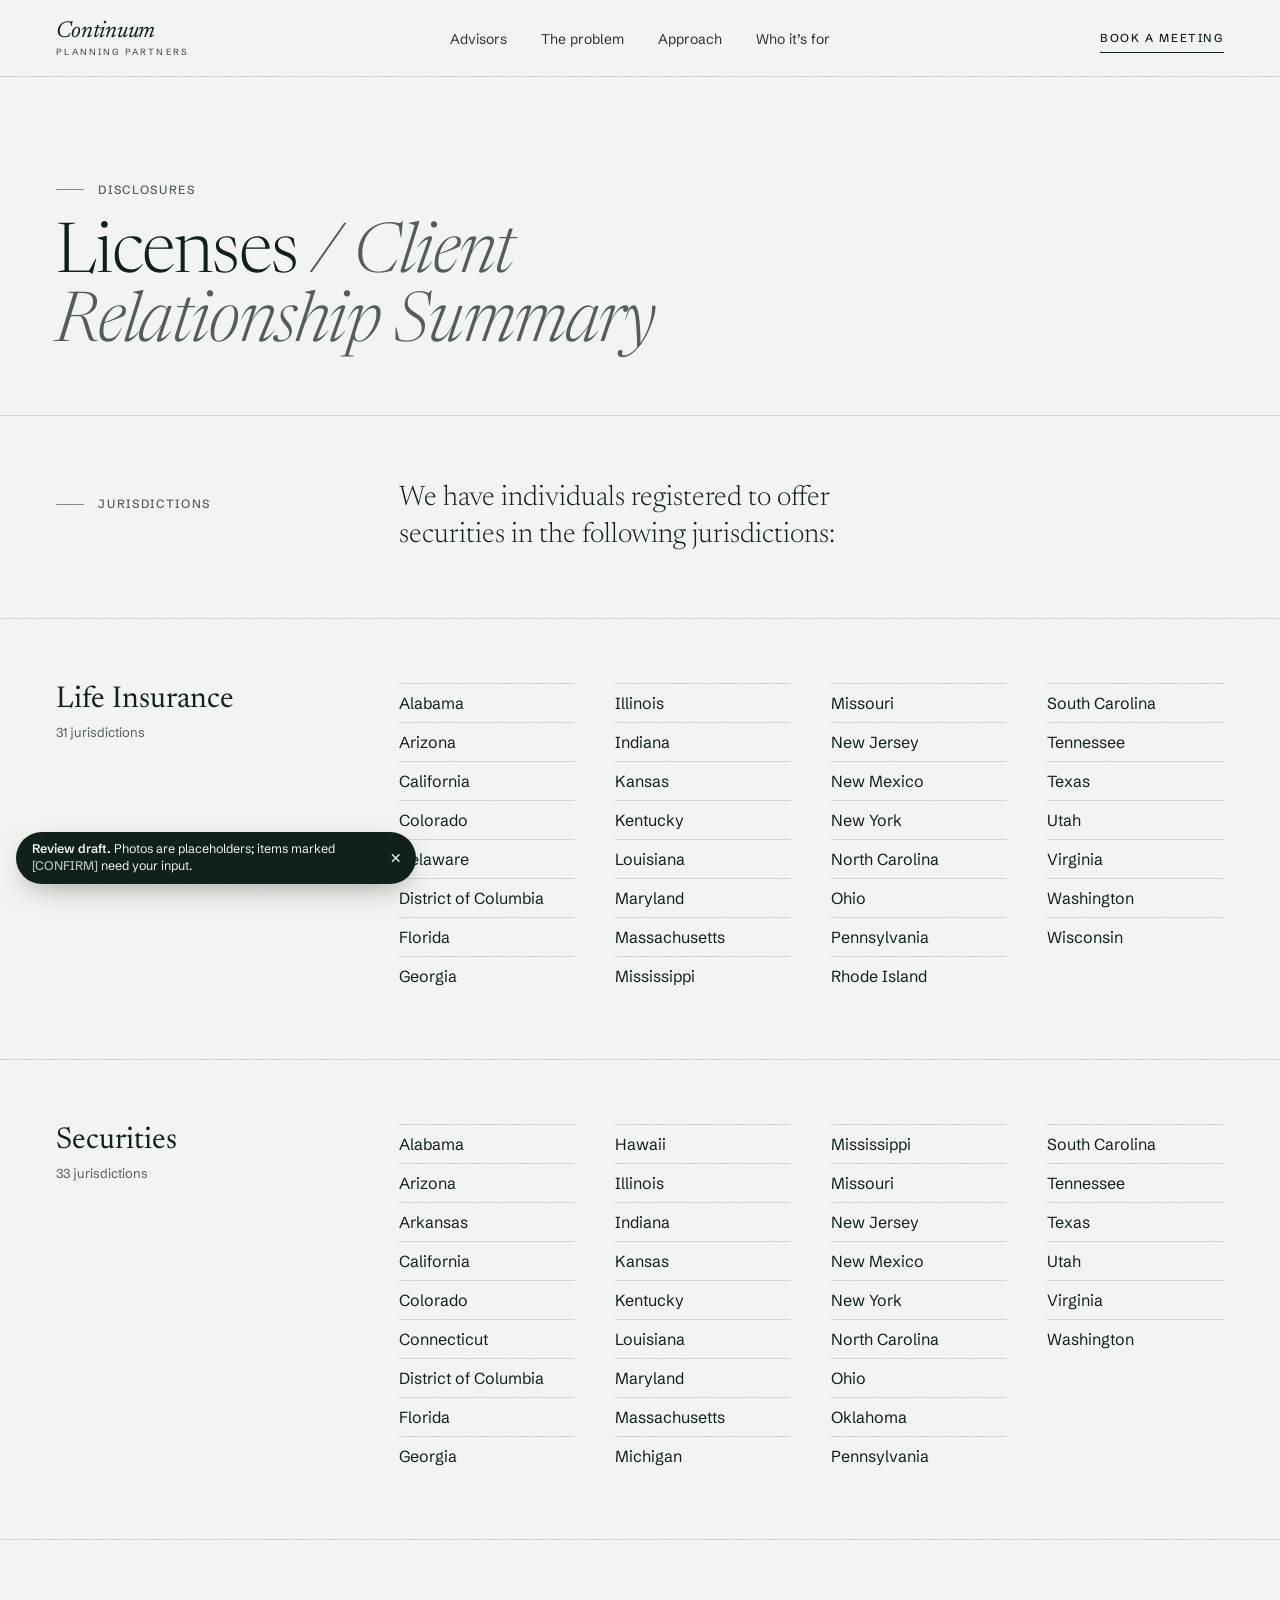
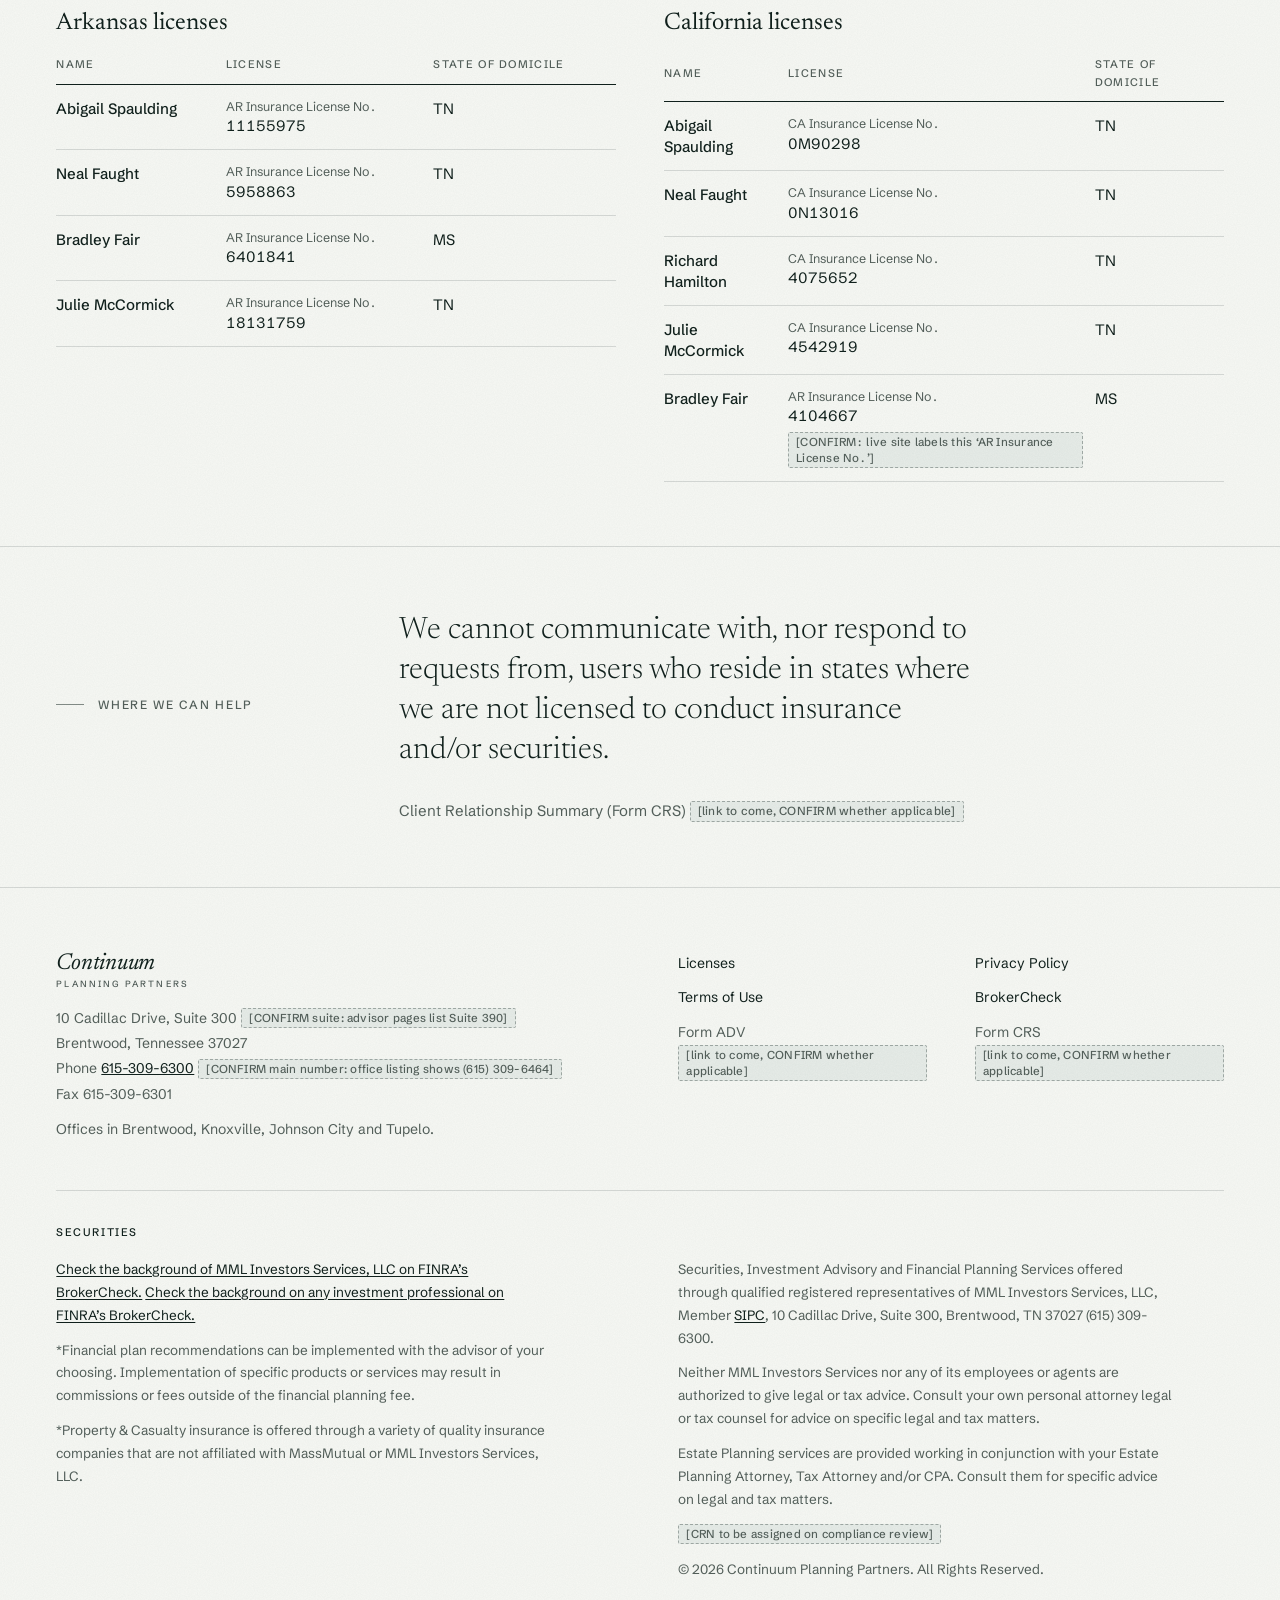
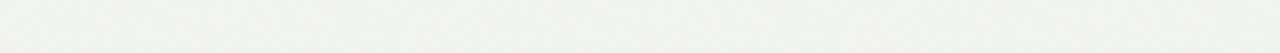
<file: licenses.html>
<!doctype html>
<html lang="en">
<head>
<meta charset="utf-8">
<meta name="viewport" content="width=device-width, initial-scale=1">
<meta name="robots" content="noindex, nofollow">
<link rel="icon" href="favicon.svg" type="image/svg+xml">
<title>Licenses · Continuum Planning Partners</title>
<meta name="description" content="States where Continuum Planning Partners has individuals licensed for life insurance and registered to offer securities, with Arkansas and California license numbers.">
<link rel="preconnect" href="https://fonts.googleapis.com">
<link rel="preconnect" href="https://fonts.gstatic.com" crossorigin>
<link href="https://fonts.googleapis.com/css2?family=Newsreader:ital,opsz,wght@0,6..72,300;0,6..72,400;0,6..72,500;1,6..72,300;1,6..72,400&family=Schibsted+Grotesk:wght@400;500;600&display=swap" rel="stylesheet">
<link rel="stylesheet" href="styles.css">
<link rel="stylesheet" href="legal.css">
</head>
<body class="legal-page">
<a class="skip" href="#main">Skip to content</a>

<header class="site-header is-scrolled">
  <div class="wrap header-inner">
    <a class="wordmark" href="index.html" aria-label="Continuum Planning Partners, home">
      <span class="wm-name">Continuum</span>
      <span class="wm-sub">Planning Partners</span>
    </a>
    <nav aria-label="Primary" id="site-nav">
      <ul class="nav-links">
        <li><a href="index.html#team">Advisors</a></li>
        <li><a href="index.html#pieces">The problem</a></li>
        <li><a href="index.html#approach">Approach</a></li>
        <li><a href="index.html#fit">Who it’s for</a></li>
      </ul>
    </nav>
    <a class="nav-cta" href="index.html#call">Book a meeting</a>
    <button class="nav-toggle" type="button" aria-expanded="false" aria-controls="site-nav" data-nav-toggle><span class="nav-toggle-bars" aria-hidden="true"></span><span class="sr-only">Menu</span></button>
  </div>
</header>

<main id="main">
  <!-- Live page heading reads "Licenses / Client Relationship Summary". Content below is verbatim from the live cppadvisors.com Licenses page; the all-caps intro is set in sentence case. -->
  <header class="legal-hero">
    <div class="wrap">
      <p class="runhead">Disclosures</p>
      <h1>Licenses <em>/ Client Relationship Summary</em></h1>
    </div>
  </header>

  <section class="lic-section" aria-labelledby="lic-intro">
    <div class="wrap lic-head">
      <p class="runhead">Jurisdictions</p>
      <p class="lic-intro" id="lic-intro">We have individuals registered to offer securities in the following jurisdictions:</p>
    </div>
  </section>

  <section class="lic-section" aria-labelledby="life-states">
    <div class="wrap lic-head">
      <h2 id="life-states">Life Insurance<span class="count">31 jurisdictions</span></h2>
      <ul class="state-cols">
        <li>Alabama</li><li>Arizona</li><li>California</li><li>Colorado</li><li>Delaware</li><li>District of Columbia</li><li>Florida</li><li>Georgia</li><li>Illinois</li><li>Indiana</li><li>Kansas</li><li>Kentucky</li><li>Louisiana</li><li>Maryland</li><li>Massachusetts</li><li>Mississippi</li><li>Missouri</li><li>New Jersey</li><li>New Mexico</li><li>New York</li><li>North Carolina</li><li>Ohio</li><li>Pennsylvania</li><li>Rhode Island</li><li>South Carolina</li><li>Tennessee</li><li>Texas</li><li>Utah</li><li>Virginia</li><li>Washington</li><li>Wisconsin</li>
      </ul>
    </div>
  </section>

  <section class="lic-section" aria-labelledby="sec-states">
    <div class="wrap lic-head">
      <h2 id="sec-states">Securities<span class="count">33 jurisdictions</span></h2>
      <ul class="state-cols">
        <li>Alabama</li><li>Arizona</li><li>Arkansas</li><li>California</li><li>Colorado</li><li>Connecticut</li><li>District of Columbia</li><li>Florida</li><li>Georgia</li><li>Hawaii</li><li>Illinois</li><li>Indiana</li><li>Kansas</li><li>Kentucky</li><li>Louisiana</li><li>Maryland</li><li>Massachusetts</li><li>Michigan</li><li>Mississippi</li><li>Missouri</li><li>New Jersey</li><li>New Mexico</li><li>New York</li><li>North Carolina</li><li>Ohio</li><li>Oklahoma</li><li>Pennsylvania</li><li>South Carolina</li><li>Tennessee</li><li>Texas</li><li>Utah</li><li>Virginia</li><li>Washington</li>
      </ul>
    </div>
  </section>

  <section class="lic-section" aria-label="Arkansas and California licenses">
    <div class="wrap lic-tables">
      <table class="lic-table">
        <caption>Arkansas licenses</caption>
        <thead><tr><th scope="col">Name</th><th scope="col">License</th><th scope="col">State of domicile</th></tr></thead>
        <tbody>
          <tr><th scope="row">Abigail Spaulding</th><td><span class="lic-type">AR Insurance License No.</span>11155975</td><td>TN</td></tr>
          <tr><th scope="row">Neal Faught</th><td><span class="lic-type">AR Insurance License No.</span>5958863</td><td>TN</td></tr>
          <tr><th scope="row">Bradley Fair</th><td><span class="lic-type">AR Insurance License No.</span>6401841</td><td>MS</td></tr>
          <tr><th scope="row">Julie McCormick</th><td><span class="lic-type">AR Insurance License No.</span>18131759</td><td>TN</td></tr>
        </tbody>
      </table>
      <table class="lic-table">
        <caption>California licenses</caption>
        <thead><tr><th scope="col">Name</th><th scope="col">License</th><th scope="col">State of domicile</th></tr></thead>
        <tbody>
          <tr><th scope="row">Abigail Spaulding</th><td><span class="lic-type">CA Insurance License No.</span>0M90298</td><td>TN</td></tr>
          <tr><th scope="row">Neal Faught</th><td><span class="lic-type">CA Insurance License No.</span>0N13016</td><td>TN</td></tr>
          <tr><th scope="row">Richard Hamilton</th><td><span class="lic-type">CA Insurance License No.</span>4075652</td><td>TN</td></tr>
          <tr><th scope="row">Julie McCormick</th><td><span class="lic-type">CA Insurance License No.</span>4542919</td><td>TN</td></tr>
          <tr><th scope="row">Bradley Fair</th><td><span class="lic-type">AR Insurance License No.</span>4104667<span class="ph">[CONFIRM: live site labels this ‘AR Insurance License No.’]</span></td><td>MS</td></tr>
        </tbody>
      </table>
    </div>
  </section>

  <section class="lic-section" aria-labelledby="lic-limit">
    <div class="wrap lic-head">
      <p class="runhead" id="lic-limit">Where we can help</p>
      <div>
        <p class="lic-statement">We cannot communicate with, nor respond to requests from, users who reside in states where we are not licensed to conduct insurance and/or securities.</p>
        <p class="lic-crs">Client Relationship Summary (Form CRS) <span class="ph">[link to come, CONFIRM whether applicable]</span></p>
      </div>
    </div>
  </section>
</main>

<!-- footer:start -->
<footer class="site-footer">
  <div class="wrap">
    <div class="footer-grid">
      <div class="footer-brand">
        <a class="wordmark" href="index.html" aria-label="Continuum Planning Partners, home">
          <span class="wm-name">Continuum</span>
          <span class="wm-sub">Planning Partners</span>
        </a>
        <p>10 Cadillac Drive, Suite 300 <span class="ph">[CONFIRM suite: advisor pages list Suite 390]</span><br>Brentwood, Tennessee 37027<br>Phone <a href="tel:+16153096300">615-309-6300</a> <span class="ph">[CONFIRM main number: office listing shows (615) 309-6464]</span><br>Fax 615-309-6301</p>
        <p>Offices in Brentwood, Knoxville, Johnson City and Tupelo.</p>
      </div>
      <nav class="footer-links" aria-label="Legal">
        <a href="licenses.html">Licenses</a>
        <a href="privacy.html">Privacy Policy</a>
        <a href="terms.html">Terms of Use</a>
        <a href="http://brokercheck.finra.org/" target="_blank" rel="noopener">BrokerCheck<span class="sr-only"> (opens in a new tab)</span></a>
        <span class="footer-pending">Form ADV <span class="ph">[link to come, CONFIRM whether applicable]</span></span>
        <span class="footer-pending">Form CRS <span class="ph">[link to come, CONFIRM whether applicable]</span></span>
      </nav>
    </div>

    <div class="disclosure" aria-label="Securities disclosures" role="region">
      <p class="disclosure-head">Securities</p>
      <p><a href="http://brokercheck.finra.org/" target="_blank" rel="noopener">Check the background of MML Investors Services, LLC on FINRA’s BrokerCheck.</a> <a href="http://brokercheck.finra.org/" target="_blank" rel="noopener">Check the background on any investment professional on FINRA’s BrokerCheck.</a></p>
      <p>*Financial plan recommendations can be implemented with the advisor of your choosing. Implementation of specific products or services may result in commissions or fees outside of the financial planning fee.</p>
      <p>*Property &amp; Casualty insurance is offered through a variety of quality insurance companies that are not affiliated with MassMutual or MML Investors Services, LLC.</p>
      <p>Securities, Investment Advisory and Financial Planning Services offered through qualified registered representatives of MML Investors Services, LLC, Member <a href="https://www.sipc.org/" target="_blank" rel="noopener">SIPC</a>, 10 Cadillac Drive, Suite 300, Brentwood, TN 37027 (615) 309-6300.</p>
      <!-- COMPLIANCE FLAG: the live site reads "Neither MML Investors Services [or MM if appropriate] nor ...".
           That is an unfilled template bracket. It is removed here; compliance must confirm the final wording. -->
      <p>Neither MML Investors Services nor any of its employees or agents are authorized to give legal or tax advice. Consult your own personal attorney legal or tax counsel for advice on specific legal and tax matters.</p>
      <p>Estate Planning services are provided working in conjunction with your Estate Planning Attorney, Tax Attorney and/or CPA. Consult them for specific advice on legal and tax matters.</p>
      <p><span class="ph">[CRN to be assigned on compliance review]</span></p>
      <p>© 2026 Continuum Planning Partners. All Rights Reserved.</p>
    </div>
  </div>
</footer>
<!-- footer:end -->
<script src="nav.js"></script>
<script src="review.js" defer></script>
<script src="https://advisor-studio.vercel.app/w.js" data-studio-token="OKvc8A2YCdLb_j8XWvzJbTgz9_wDtTT13boTO0DGlcg" defer></script>
</body>
</html>
</file>
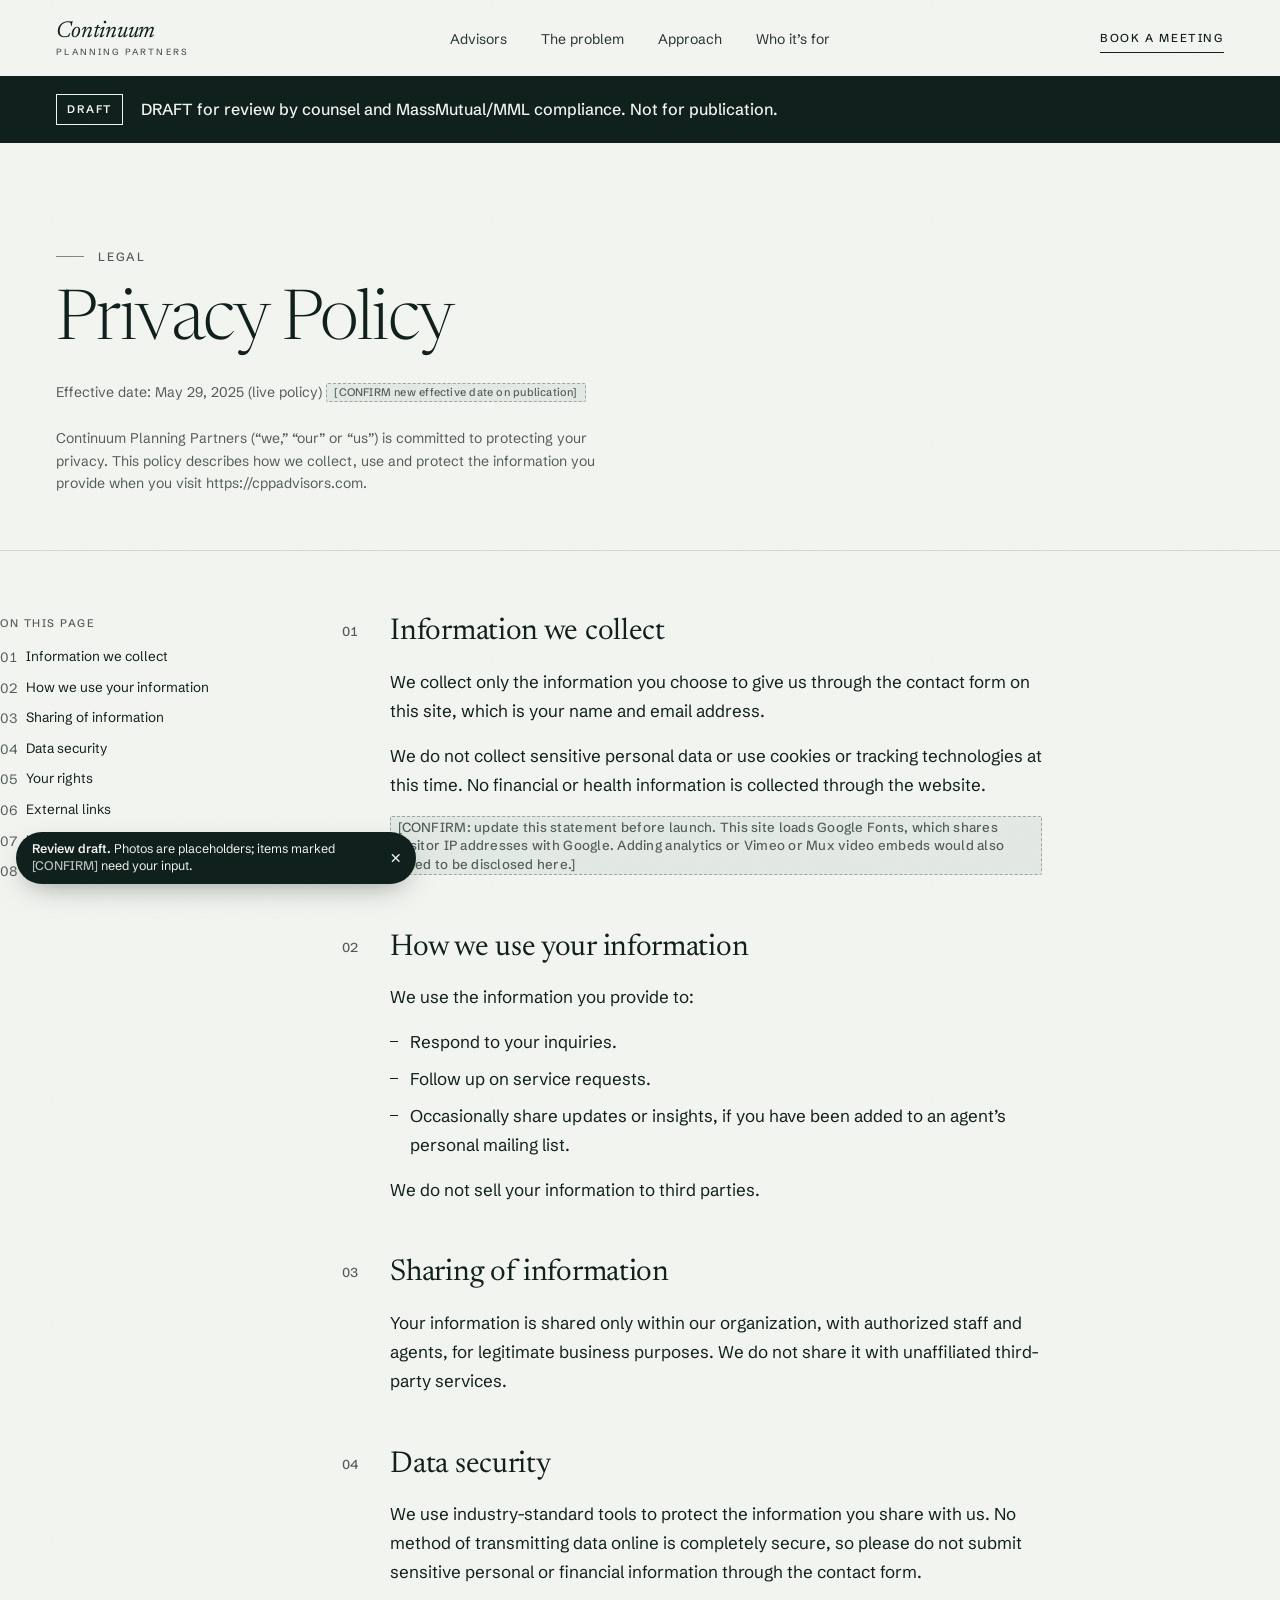
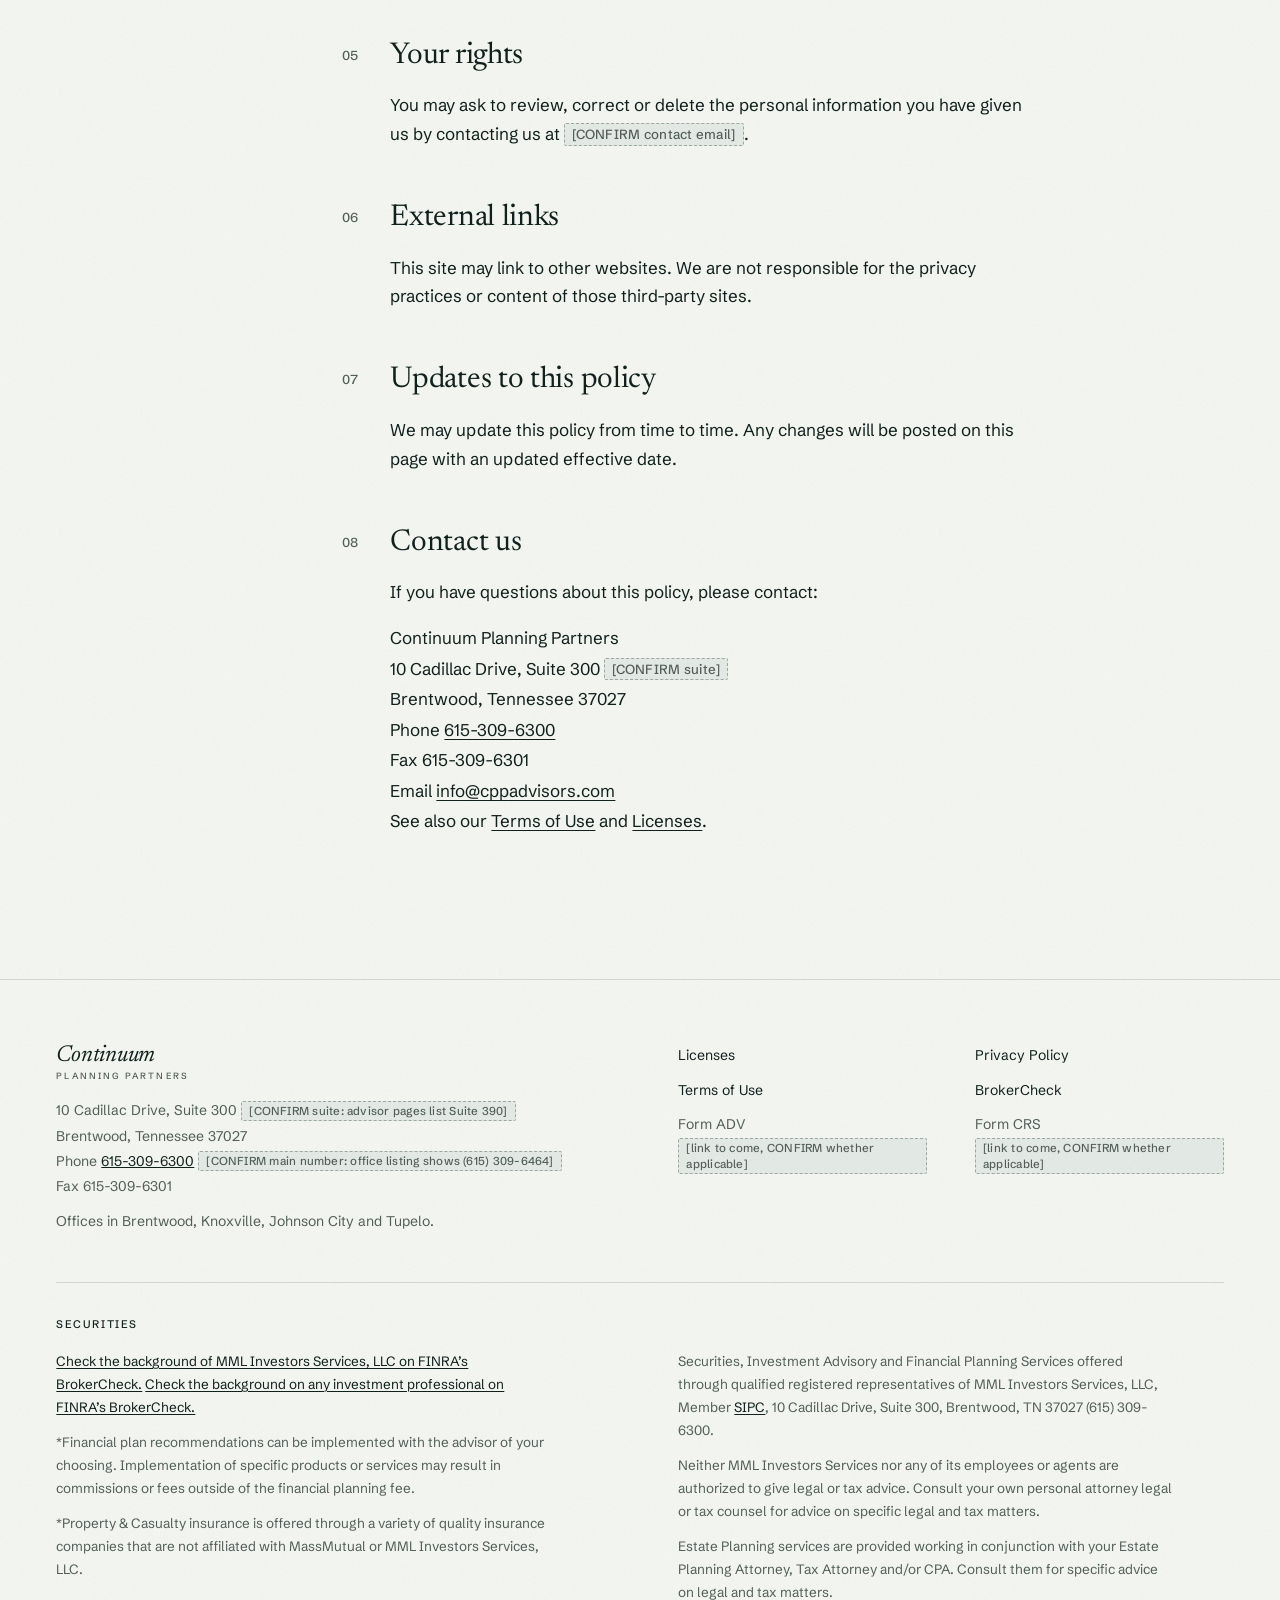
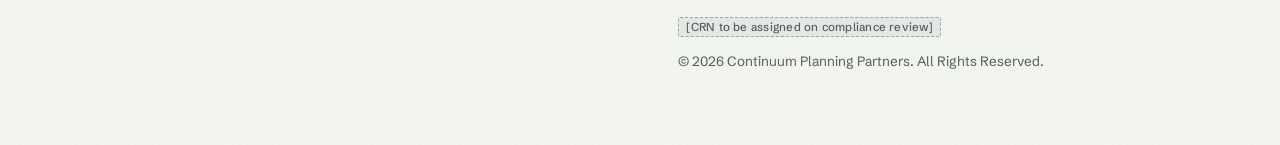
<file: privacy.html>
<!doctype html>
<html lang="en">
<head>
<meta charset="utf-8">
<meta name="viewport" content="width=device-width, initial-scale=1">
<meta name="robots" content="noindex, nofollow">
<link rel="icon" href="favicon.svg" type="image/svg+xml">
<title>Privacy Policy (draft) · Continuum Planning Partners</title>
<link rel="preconnect" href="https://fonts.googleapis.com">
<link rel="preconnect" href="https://fonts.gstatic.com" crossorigin>
<link href="https://fonts.googleapis.com/css2?family=Newsreader:ital,opsz,wght@0,6..72,300;0,6..72,400;0,6..72,500;1,6..72,300;1,6..72,400&family=Schibsted+Grotesk:wght@400;500;600&display=swap" rel="stylesheet">
<link rel="stylesheet" href="styles.css">
<link rel="stylesheet" href="legal.css">
</head>
<body class="legal-page">
<a class="skip" href="#main">Skip to content</a>

<header class="site-header is-scrolled">
  <div class="wrap header-inner">
    <a class="wordmark" href="index.html" aria-label="Continuum Planning Partners, home">
      <span class="wm-name">Continuum</span>
      <span class="wm-sub">Planning Partners</span>
    </a>
    <nav aria-label="Primary" id="site-nav">
      <ul class="nav-links">
        <li><a href="index.html#team">Advisors</a></li>
        <li><a href="index.html#pieces">The problem</a></li>
        <li><a href="index.html#approach">Approach</a></li>
        <li><a href="index.html#fit">Who it’s for</a></li>
      </ul>
    </nav>
    <a class="nav-cta" href="index.html#call">Book a meeting</a>
    <button class="nav-toggle" type="button" aria-expanded="false" aria-controls="site-nav" data-nav-toggle><span class="nav-toggle-bars" aria-hidden="true"></span><span class="sr-only">Menu</span></button>
  </div>
</header>

<div class="draft-banner" role="note">
  <div class="wrap">
    <span class="draft-chip">Draft</span>
    <p>DRAFT for review by counsel and MassMutual/MML compliance. Not for publication.</p>
  </div>
</div>

<main id="main">
  <!-- Substance follows the live policy at cppadvisors.com/privacy-policy (effective May 29, 2025). Formatting cleaned up; flagged changes marked [CONFIRM]. -->
  <header class="legal-hero">
    <div class="wrap">
      <p class="runhead">Legal</p>
      <h1>Privacy Policy</h1>
      <p class="legal-meta">Effective date: May 29, 2025 (live policy) <span class="ph">[CONFIRM new effective date on publication]</span></p>
      <p class="legal-meta">Continuum Planning Partners (“we,” “our” or “us”) is committed to protecting your privacy. This policy describes how we collect, use and protect the information you provide when you visit https://cppadvisors.com.</p>
    </div>
  </header>

  <div class="wrap legal-body">
    <nav class="legal-toc" aria-label="On this page">
      <p>On this page</p>
      <ol>
        <li><a href="#collect">Information we collect</a></li>
        <li><a href="#use">How we use your information</a></li>
        <li><a href="#sharing">Sharing of information</a></li>
        <li><a href="#security">Data security</a></li>
        <li><a href="#rights">Your rights</a></li>
        <li><a href="#links">External links</a></li>
        <li><a href="#updates">Updates to this policy</a></li>
        <li><a href="#contact">Contact us</a></li>
      </ol>
    </nav>

    <article class="legal-text">
      <section>
        <h2 id="collect"><span class="n">01</span>Information we collect</h2>
        <p>We collect only the information you choose to give us through the contact form on this site, which is your name and email address.</p>
        <p>We do not collect sensitive personal data or use cookies or tracking technologies at this time. No financial or health information is collected through the website.</p>
        <!-- COMPLIANCE FLAG: the sentence above is from the live policy. This build loads Google Fonts (fonts.googleapis.com / fonts.gstatic.com), which passes visitor IP addresses to Google. Analytics or Vimeo/Mux video embeds would also set cookies or collect usage data. Update before launch, or self-host fonts. -->
        <p><span class="ph">[CONFIRM: update this statement before launch. This site loads Google Fonts, which shares visitor IP addresses with Google. Adding analytics or Vimeo or Mux video embeds would also need to be disclosed here.]</span></p>
      </section>

      <section>
        <h2 id="use"><span class="n">02</span>How we use your information</h2>
        <p>We use the information you provide to:</p>
        <ul>
          <li>Respond to your inquiries.</li>
          <li>Follow up on service requests.</li>
          <li>Occasionally share updates or insights, if you have been added to an agent’s personal mailing list.</li>
        </ul>
        <p>We do not sell your information to third parties.</p>
      </section>

      <section>
        <h2 id="sharing"><span class="n">03</span>Sharing of information</h2>
        <p>Your information is shared only within our organization, with authorized staff and agents, for legitimate business purposes. We do not share it with unaffiliated third-party services.</p>
      </section>

      <section>
        <h2 id="security"><span class="n">04</span>Data security</h2>
        <p>We use industry-standard tools to protect the information you share with us. No method of transmitting data online is completely secure, so please do not submit sensitive personal or financial information through the contact form.</p>
      </section>

      <section>
        <h2 id="rights"><span class="n">05</span>Your rights</h2>
        <!-- The live policy still reads "[Insert Contact Email]" here, an unfilled template bracket. -->
        <p>You may ask to review, correct or delete the personal information you have given us by contacting us at <span class="ph">[CONFIRM contact email]</span>.</p>
      </section>

      <section>
        <h2 id="links"><span class="n">06</span>External links</h2>
        <p>This site may link to other websites. We are not responsible for the privacy practices or content of those third-party sites.</p>
      </section>

      <section>
        <h2 id="updates"><span class="n">07</span>Updates to this policy</h2>
        <p>We may update this policy from time to time. Any changes will be posted on this page with an updated effective date.</p>
      </section>

      <section>
        <h2 id="contact"><span class="n">08</span>Contact us</h2>
        <p>If you have questions about this policy, please contact:</p>
        <address>Continuum Planning Partners<br>10 Cadillac Drive, Suite 300 <span class="ph">[CONFIRM suite]</span><br>Brentwood, Tennessee 37027<br>Phone <a href="tel:+16153096300">615-309-6300</a><br>Fax 615-309-6301<br>Email <a href="mailto:info@cppadvisors.com">info@cppadvisors.com</a></address>
        <p>See also our <a href="terms.html">Terms of Use</a> and <a href="licenses.html">Licenses</a>.</p>
      </section>
    </article>
  </div>
</main>

<!-- footer:start -->
<footer class="site-footer">
  <div class="wrap">
    <div class="footer-grid">
      <div class="footer-brand">
        <a class="wordmark" href="index.html" aria-label="Continuum Planning Partners, home">
          <span class="wm-name">Continuum</span>
          <span class="wm-sub">Planning Partners</span>
        </a>
        <p>10 Cadillac Drive, Suite 300 <span class="ph">[CONFIRM suite: advisor pages list Suite 390]</span><br>Brentwood, Tennessee 37027<br>Phone <a href="tel:+16153096300">615-309-6300</a> <span class="ph">[CONFIRM main number: office listing shows (615) 309-6464]</span><br>Fax 615-309-6301</p>
        <p>Offices in Brentwood, Knoxville, Johnson City and Tupelo.</p>
      </div>
      <nav class="footer-links" aria-label="Legal">
        <a href="licenses.html">Licenses</a>
        <a href="privacy.html">Privacy Policy</a>
        <a href="terms.html">Terms of Use</a>
        <a href="http://brokercheck.finra.org/" target="_blank" rel="noopener">BrokerCheck<span class="sr-only"> (opens in a new tab)</span></a>
        <span class="footer-pending">Form ADV <span class="ph">[link to come, CONFIRM whether applicable]</span></span>
        <span class="footer-pending">Form CRS <span class="ph">[link to come, CONFIRM whether applicable]</span></span>
      </nav>
    </div>

    <div class="disclosure" aria-label="Securities disclosures" role="region">
      <p class="disclosure-head">Securities</p>
      <p><a href="http://brokercheck.finra.org/" target="_blank" rel="noopener">Check the background of MML Investors Services, LLC on FINRA’s BrokerCheck.</a> <a href="http://brokercheck.finra.org/" target="_blank" rel="noopener">Check the background on any investment professional on FINRA’s BrokerCheck.</a></p>
      <p>*Financial plan recommendations can be implemented with the advisor of your choosing. Implementation of specific products or services may result in commissions or fees outside of the financial planning fee.</p>
      <p>*Property &amp; Casualty insurance is offered through a variety of quality insurance companies that are not affiliated with MassMutual or MML Investors Services, LLC.</p>
      <p>Securities, Investment Advisory and Financial Planning Services offered through qualified registered representatives of MML Investors Services, LLC, Member <a href="https://www.sipc.org/" target="_blank" rel="noopener">SIPC</a>, 10 Cadillac Drive, Suite 300, Brentwood, TN 37027 (615) 309-6300.</p>
      <!-- COMPLIANCE FLAG: the live site reads "Neither MML Investors Services [or MM if appropriate] nor ...".
           That is an unfilled template bracket. It is removed here; compliance must confirm the final wording. -->
      <p>Neither MML Investors Services nor any of its employees or agents are authorized to give legal or tax advice. Consult your own personal attorney legal or tax counsel for advice on specific legal and tax matters.</p>
      <p>Estate Planning services are provided working in conjunction with your Estate Planning Attorney, Tax Attorney and/or CPA. Consult them for specific advice on legal and tax matters.</p>
      <p><span class="ph">[CRN to be assigned on compliance review]</span></p>
      <p>© 2026 Continuum Planning Partners. All Rights Reserved.</p>
    </div>
  </div>
</footer>
<!-- footer:end -->
<script src="nav.js"></script>
<script src="review.js" defer></script>
<script src="https://advisor-studio.vercel.app/w.js" data-studio-token="OKvc8A2YCdLb_j8XWvzJbTgz9_wDtTT13boTO0DGlcg" defer></script>
</body>
</html>
</file>
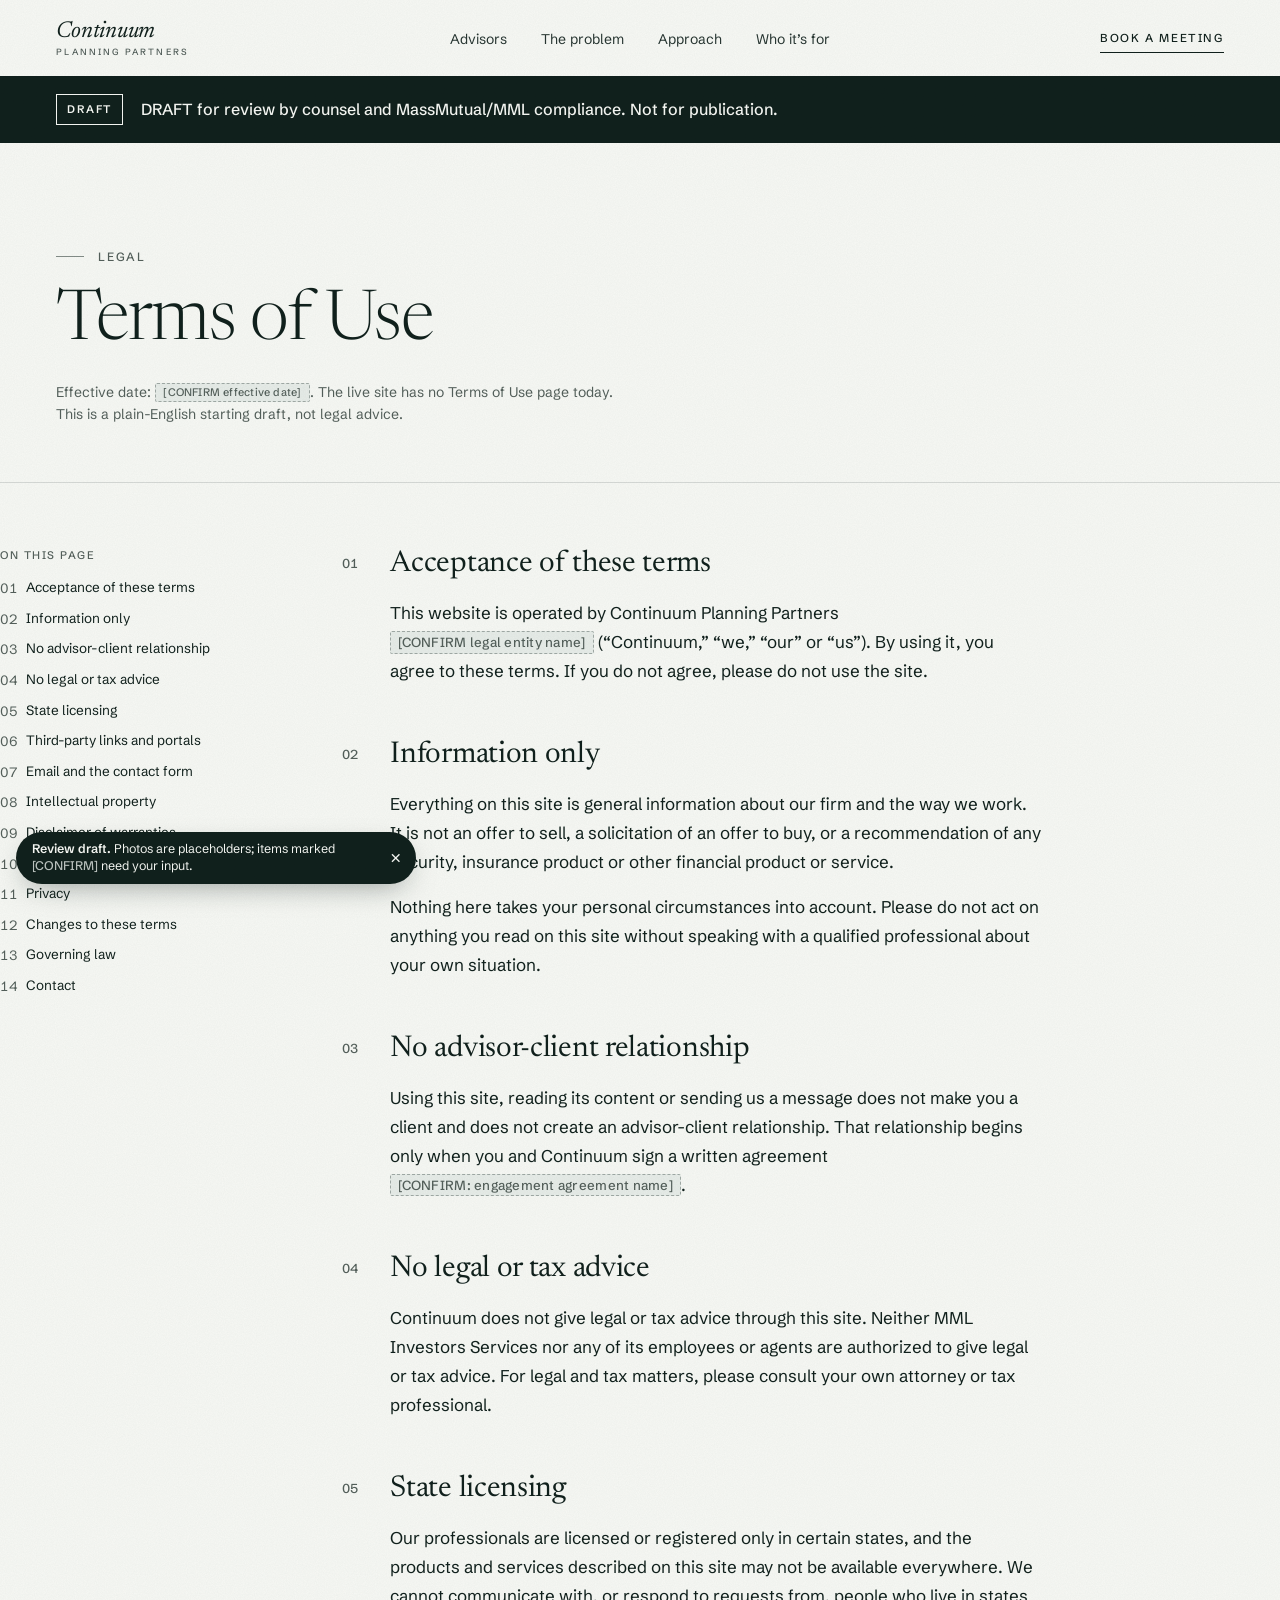
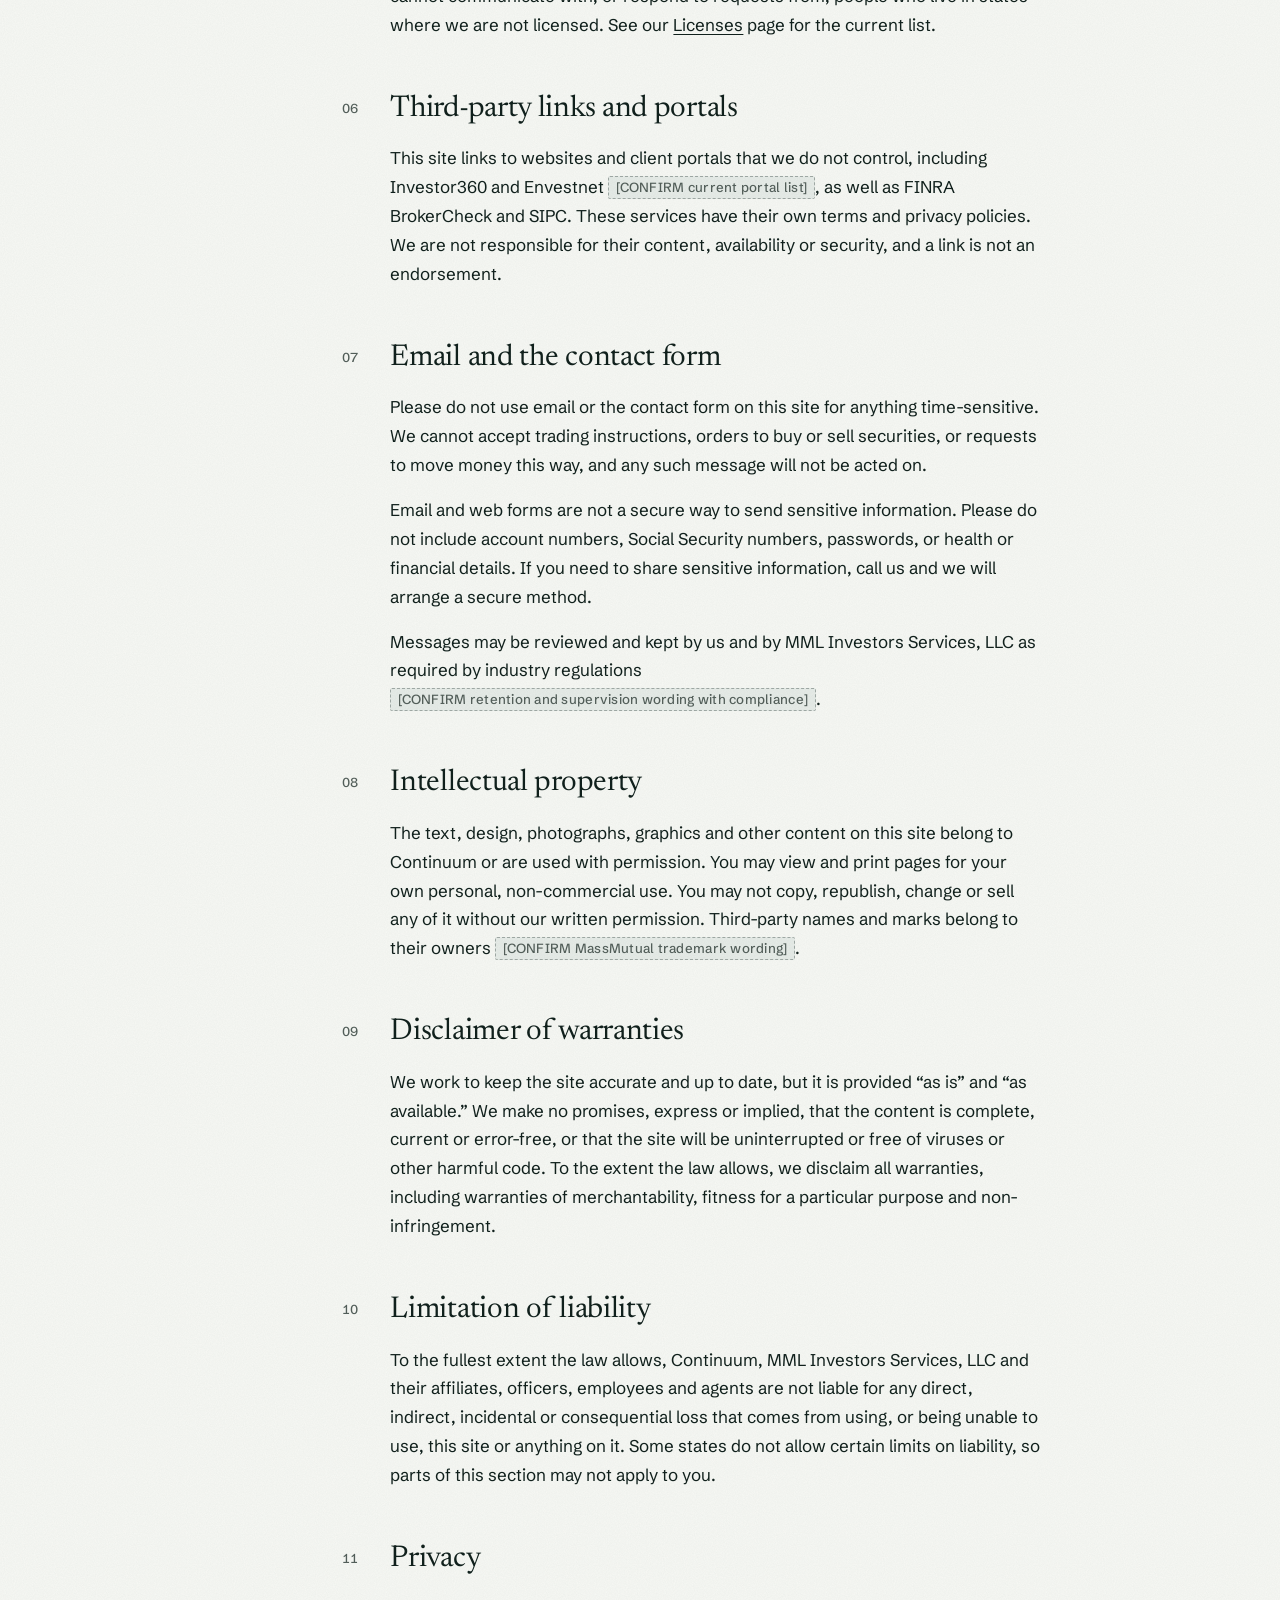
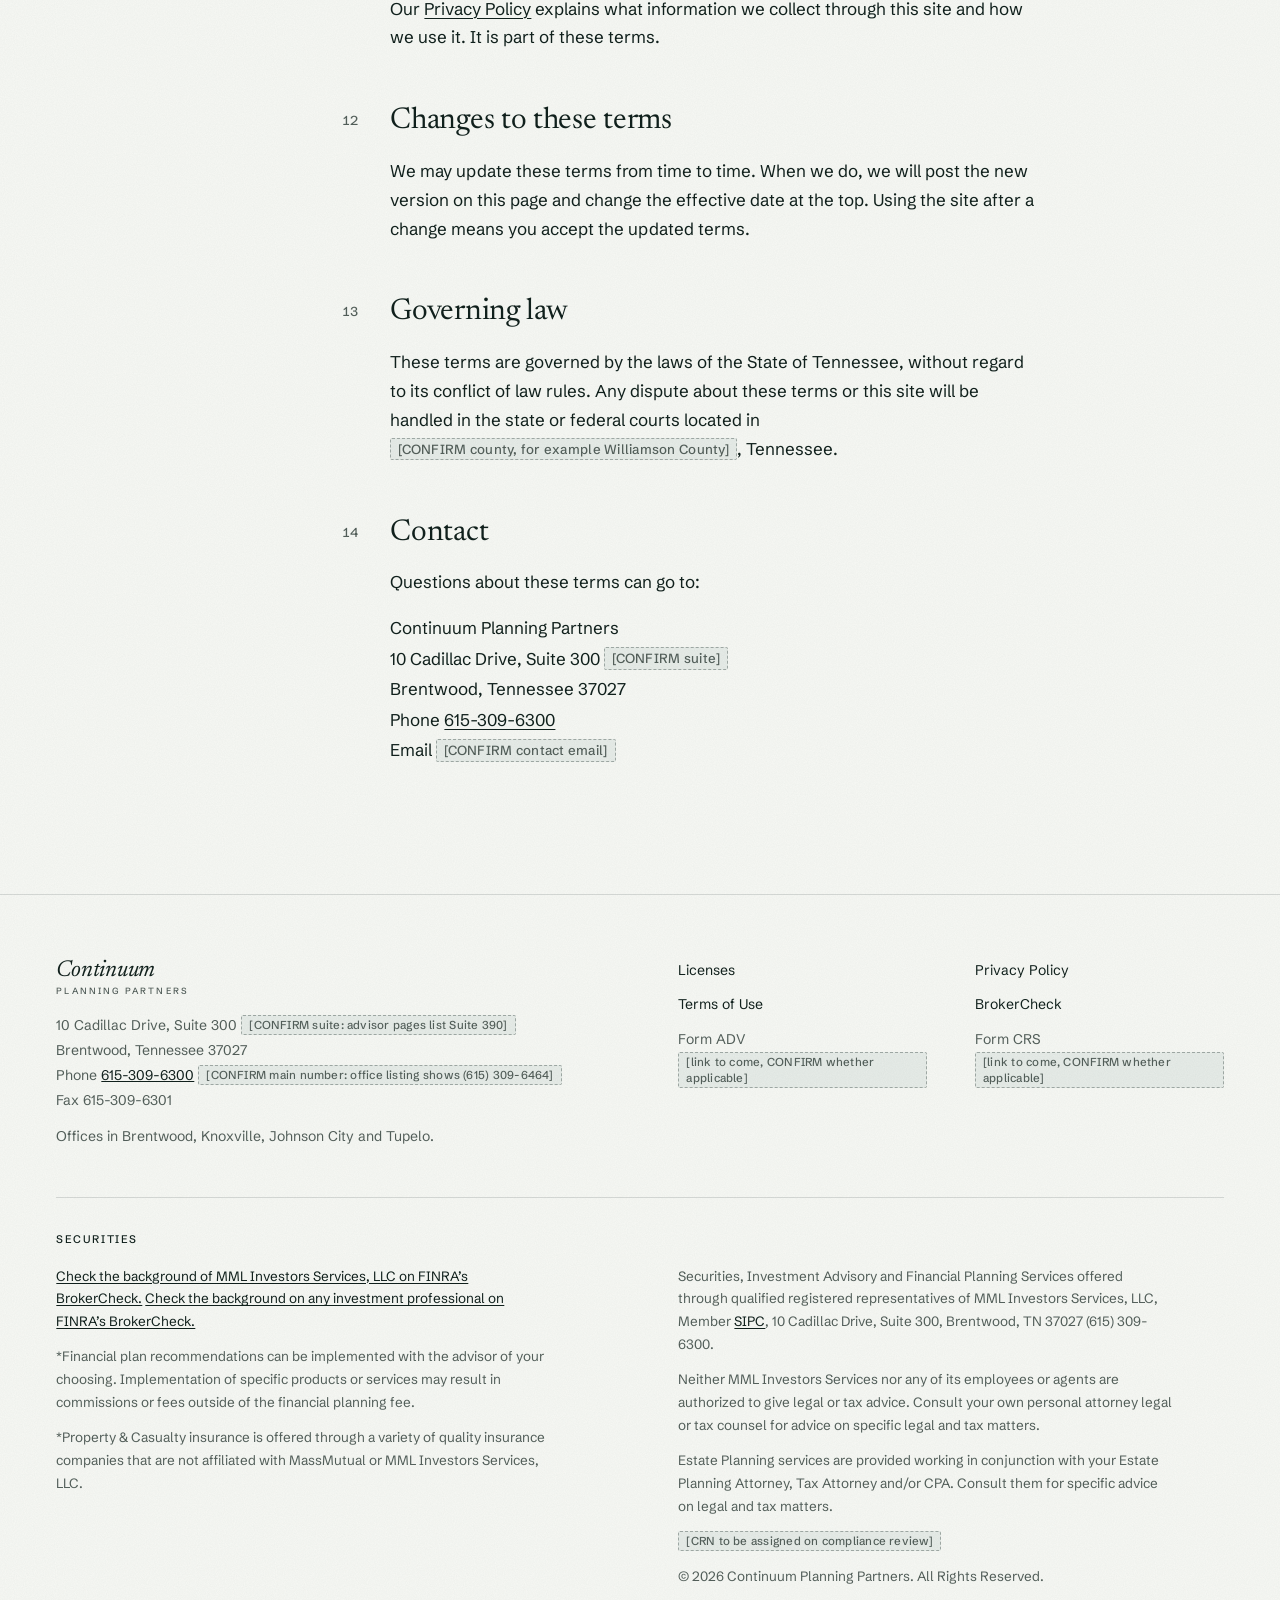
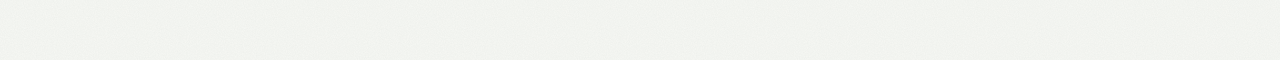
<file: terms.html>
<!doctype html>
<html lang="en">
<head>
<meta charset="utf-8">
<meta name="viewport" content="width=device-width, initial-scale=1">
<meta name="robots" content="noindex, nofollow">
<link rel="icon" href="favicon.svg" type="image/svg+xml">
<title>Terms of Use (draft) · Continuum Planning Partners</title>
<link rel="preconnect" href="https://fonts.googleapis.com">
<link rel="preconnect" href="https://fonts.gstatic.com" crossorigin>
<link href="https://fonts.googleapis.com/css2?family=Newsreader:ital,opsz,wght@0,6..72,300;0,6..72,400;0,6..72,500;1,6..72,300;1,6..72,400&family=Schibsted+Grotesk:wght@400;500;600&display=swap" rel="stylesheet">
<link rel="stylesheet" href="styles.css">
<link rel="stylesheet" href="legal.css">
</head>
<body class="legal-page">
<a class="skip" href="#main">Skip to content</a>

<header class="site-header is-scrolled">
  <div class="wrap header-inner">
    <a class="wordmark" href="index.html" aria-label="Continuum Planning Partners, home">
      <span class="wm-name">Continuum</span>
      <span class="wm-sub">Planning Partners</span>
    </a>
    <nav aria-label="Primary" id="site-nav">
      <ul class="nav-links">
        <li><a href="index.html#team">Advisors</a></li>
        <li><a href="index.html#pieces">The problem</a></li>
        <li><a href="index.html#approach">Approach</a></li>
        <li><a href="index.html#fit">Who it’s for</a></li>
      </ul>
    </nav>
    <a class="nav-cta" href="index.html#call">Book a meeting</a>
    <button class="nav-toggle" type="button" aria-expanded="false" aria-controls="site-nav" data-nav-toggle><span class="nav-toggle-bars" aria-hidden="true"></span><span class="sr-only">Menu</span></button>
  </div>
</header>

<div class="draft-banner" role="note">
  <div class="wrap">
    <span class="draft-chip">Draft</span>
    <p>DRAFT for review by counsel and MassMutual/MML compliance. Not for publication.</p>
  </div>
</div>

<main id="main">
  <header class="legal-hero">
    <div class="wrap">
      <p class="runhead">Legal</p>
      <h1>Terms of Use</h1>
      <p class="legal-meta">Effective date: <span class="ph">[CONFIRM effective date]</span>. The live site has no Terms of Use page today. This is a plain-English starting draft, not legal advice.</p>
    </div>
  </header>

  <div class="wrap legal-body">
    <nav class="legal-toc" aria-label="On this page">
      <p>On this page</p>
      <ol>
        <li><a href="#acceptance">Acceptance of these terms</a></li>
        <li><a href="#informational">Information only</a></li>
        <li><a href="#relationship">No advisor-client relationship</a></li>
        <li><a href="#no-legal-tax">No legal or tax advice</a></li>
        <li><a href="#licensing">State licensing</a></li>
        <li><a href="#third-party">Third-party links and portals</a></li>
        <li><a href="#email">Email and the contact form</a></li>
        <li><a href="#ip">Intellectual property</a></li>
        <li><a href="#warranties">Disclaimer of warranties</a></li>
        <li><a href="#liability">Limitation of liability</a></li>
        <li><a href="#privacy">Privacy</a></li>
        <li><a href="#changes">Changes to these terms</a></li>
        <li><a href="#law">Governing law</a></li>
        <li><a href="#contact">Contact</a></li>
      </ol>
    </nav>

    <article class="legal-text">
      <section>
        <h2 id="acceptance"><span class="n">01</span>Acceptance of these terms</h2>
        <p>This website is operated by Continuum Planning Partners <span class="ph">[CONFIRM legal entity name]</span> (“Continuum,” “we,” “our” or “us”). By using it, you agree to these terms. If you do not agree, please do not use the site.</p>
      </section>

      <section>
        <h2 id="informational"><span class="n">02</span>Information only</h2>
        <p>Everything on this site is general information about our firm and the way we work. It is not an offer to sell, a solicitation of an offer to buy, or a recommendation of any security, insurance product or other financial product or service.</p>
        <p>Nothing here takes your personal circumstances into account. Please do not act on anything you read on this site without speaking with a qualified professional about your own situation.</p>
      </section>

      <section>
        <h2 id="relationship"><span class="n">03</span>No advisor-client relationship</h2>
        <p>Using this site, reading its content or sending us a message does not make you a client and does not create an advisor-client relationship. That relationship begins only when you and Continuum sign a written agreement <span class="ph">[CONFIRM: engagement agreement name]</span>.</p>
      </section>

      <section>
        <h2 id="no-legal-tax"><span class="n">04</span>No legal or tax advice</h2>
        <p>Continuum does not give legal or tax advice through this site. Neither MML Investors Services nor any of its employees or agents are authorized to give legal or tax advice. For legal and tax matters, please consult your own attorney or tax professional.</p>
      </section>

      <section>
        <h2 id="licensing"><span class="n">05</span>State licensing</h2>
        <p>Our professionals are licensed or registered only in certain states, and the products and services described on this site may not be available everywhere. We cannot communicate with, or respond to requests from, people who live in states where we are not licensed. See our <a href="licenses.html">Licenses</a> page for the current list.</p>
      </section>

      <section>
        <h2 id="third-party"><span class="n">06</span>Third-party links and portals</h2>
        <p>This site links to websites and client portals that we do not control, including Investor360 and Envestnet <span class="ph">[CONFIRM current portal list]</span>, as well as FINRA BrokerCheck and SIPC. These services have their own terms and privacy policies. We are not responsible for their content, availability or security, and a link is not an endorsement.</p>
      </section>

      <section>
        <h2 id="email"><span class="n">07</span>Email and the contact form</h2>
        <p>Please do not use email or the contact form on this site for anything time-sensitive. We cannot accept trading instructions, orders to buy or sell securities, or requests to move money this way, and any such message will not be acted on.</p>
        <p>Email and web forms are not a secure way to send sensitive information. Please do not include account numbers, Social Security numbers, passwords, or health or financial details. If you need to share sensitive information, call us and we will arrange a secure method.</p>
        <p>Messages may be reviewed and kept by us and by MML Investors Services, LLC as required by industry regulations <span class="ph">[CONFIRM retention and supervision wording with compliance]</span>.</p>
      </section>

      <section>
        <h2 id="ip"><span class="n">08</span>Intellectual property</h2>
        <p>The text, design, photographs, graphics and other content on this site belong to Continuum or are used with permission. You may view and print pages for your own personal, non-commercial use. You may not copy, republish, change or sell any of it without our written permission. Third-party names and marks belong to their owners <span class="ph">[CONFIRM MassMutual trademark wording]</span>.</p>
      </section>

      <section>
        <h2 id="warranties"><span class="n">09</span>Disclaimer of warranties</h2>
        <p>We work to keep the site accurate and up to date, but it is provided “as is” and “as available.” We make no promises, express or implied, that the content is complete, current or error-free, or that the site will be uninterrupted or free of viruses or other harmful code. To the extent the law allows, we disclaim all warranties, including warranties of merchantability, fitness for a particular purpose and non-infringement.</p>
      </section>

      <section>
        <h2 id="liability"><span class="n">10</span>Limitation of liability</h2>
        <p>To the fullest extent the law allows, Continuum, MML Investors Services, LLC and their affiliates, officers, employees and agents are not liable for any direct, indirect, incidental or consequential loss that comes from using, or being unable to use, this site or anything on it. Some states do not allow certain limits on liability, so parts of this section may not apply to you.</p>
      </section>

      <section>
        <h2 id="privacy"><span class="n">11</span>Privacy</h2>
        <p>Our <a href="privacy.html">Privacy Policy</a> explains what information we collect through this site and how we use it. It is part of these terms.</p>
      </section>

      <section>
        <h2 id="changes"><span class="n">12</span>Changes to these terms</h2>
        <p>We may update these terms from time to time. When we do, we will post the new version on this page and change the effective date at the top. Using the site after a change means you accept the updated terms.</p>
      </section>

      <section>
        <h2 id="law"><span class="n">13</span>Governing law</h2>
        <p>These terms are governed by the laws of the State of Tennessee, without regard to its conflict of law rules. Any dispute about these terms or this site will be handled in the state or federal courts located in <span class="ph">[CONFIRM county, for example Williamson County]</span>, Tennessee.</p>
      </section>

      <section>
        <h2 id="contact"><span class="n">14</span>Contact</h2>
        <p>Questions about these terms can go to:</p>
        <address>Continuum Planning Partners<br>10 Cadillac Drive, Suite 300 <span class="ph">[CONFIRM suite]</span><br>Brentwood, Tennessee 37027<br>Phone <a href="tel:+16153096300">615-309-6300</a><br>Email <span class="ph">[CONFIRM contact email]</span></address>
      </section>
    </article>
  </div>
</main>

<!-- footer:start -->
<footer class="site-footer">
  <div class="wrap">
    <div class="footer-grid">
      <div class="footer-brand">
        <a class="wordmark" href="index.html" aria-label="Continuum Planning Partners, home">
          <span class="wm-name">Continuum</span>
          <span class="wm-sub">Planning Partners</span>
        </a>
        <p>10 Cadillac Drive, Suite 300 <span class="ph">[CONFIRM suite: advisor pages list Suite 390]</span><br>Brentwood, Tennessee 37027<br>Phone <a href="tel:+16153096300">615-309-6300</a> <span class="ph">[CONFIRM main number: office listing shows (615) 309-6464]</span><br>Fax 615-309-6301</p>
        <p>Offices in Brentwood, Knoxville, Johnson City and Tupelo.</p>
      </div>
      <nav class="footer-links" aria-label="Legal">
        <a href="licenses.html">Licenses</a>
        <a href="privacy.html">Privacy Policy</a>
        <a href="terms.html">Terms of Use</a>
        <a href="http://brokercheck.finra.org/" target="_blank" rel="noopener">BrokerCheck<span class="sr-only"> (opens in a new tab)</span></a>
        <span class="footer-pending">Form ADV <span class="ph">[link to come, CONFIRM whether applicable]</span></span>
        <span class="footer-pending">Form CRS <span class="ph">[link to come, CONFIRM whether applicable]</span></span>
      </nav>
    </div>

    <div class="disclosure" aria-label="Securities disclosures" role="region">
      <p class="disclosure-head">Securities</p>
      <p><a href="http://brokercheck.finra.org/" target="_blank" rel="noopener">Check the background of MML Investors Services, LLC on FINRA’s BrokerCheck.</a> <a href="http://brokercheck.finra.org/" target="_blank" rel="noopener">Check the background on any investment professional on FINRA’s BrokerCheck.</a></p>
      <p>*Financial plan recommendations can be implemented with the advisor of your choosing. Implementation of specific products or services may result in commissions or fees outside of the financial planning fee.</p>
      <p>*Property &amp; Casualty insurance is offered through a variety of quality insurance companies that are not affiliated with MassMutual or MML Investors Services, LLC.</p>
      <p>Securities, Investment Advisory and Financial Planning Services offered through qualified registered representatives of MML Investors Services, LLC, Member <a href="https://www.sipc.org/" target="_blank" rel="noopener">SIPC</a>, 10 Cadillac Drive, Suite 300, Brentwood, TN 37027 (615) 309-6300.</p>
      <!-- COMPLIANCE FLAG: the live site reads "Neither MML Investors Services [or MM if appropriate] nor ...".
           That is an unfilled template bracket. It is removed here; compliance must confirm the final wording. -->
      <p>Neither MML Investors Services nor any of its employees or agents are authorized to give legal or tax advice. Consult your own personal attorney legal or tax counsel for advice on specific legal and tax matters.</p>
      <p>Estate Planning services are provided working in conjunction with your Estate Planning Attorney, Tax Attorney and/or CPA. Consult them for specific advice on legal and tax matters.</p>
      <p><span class="ph">[CRN to be assigned on compliance review]</span></p>
      <p>© 2026 Continuum Planning Partners. All Rights Reserved.</p>
    </div>
  </div>
</footer>
<!-- footer:end -->
<script src="nav.js"></script>
<script src="review.js" defer></script>
<script src="https://advisor-studio.vercel.app/w.js" data-studio-token="OKvc8A2YCdLb_j8XWvzJbTgz9_wDtTT13boTO0DGlcg" defer></script>
</body>
</html>
</file>
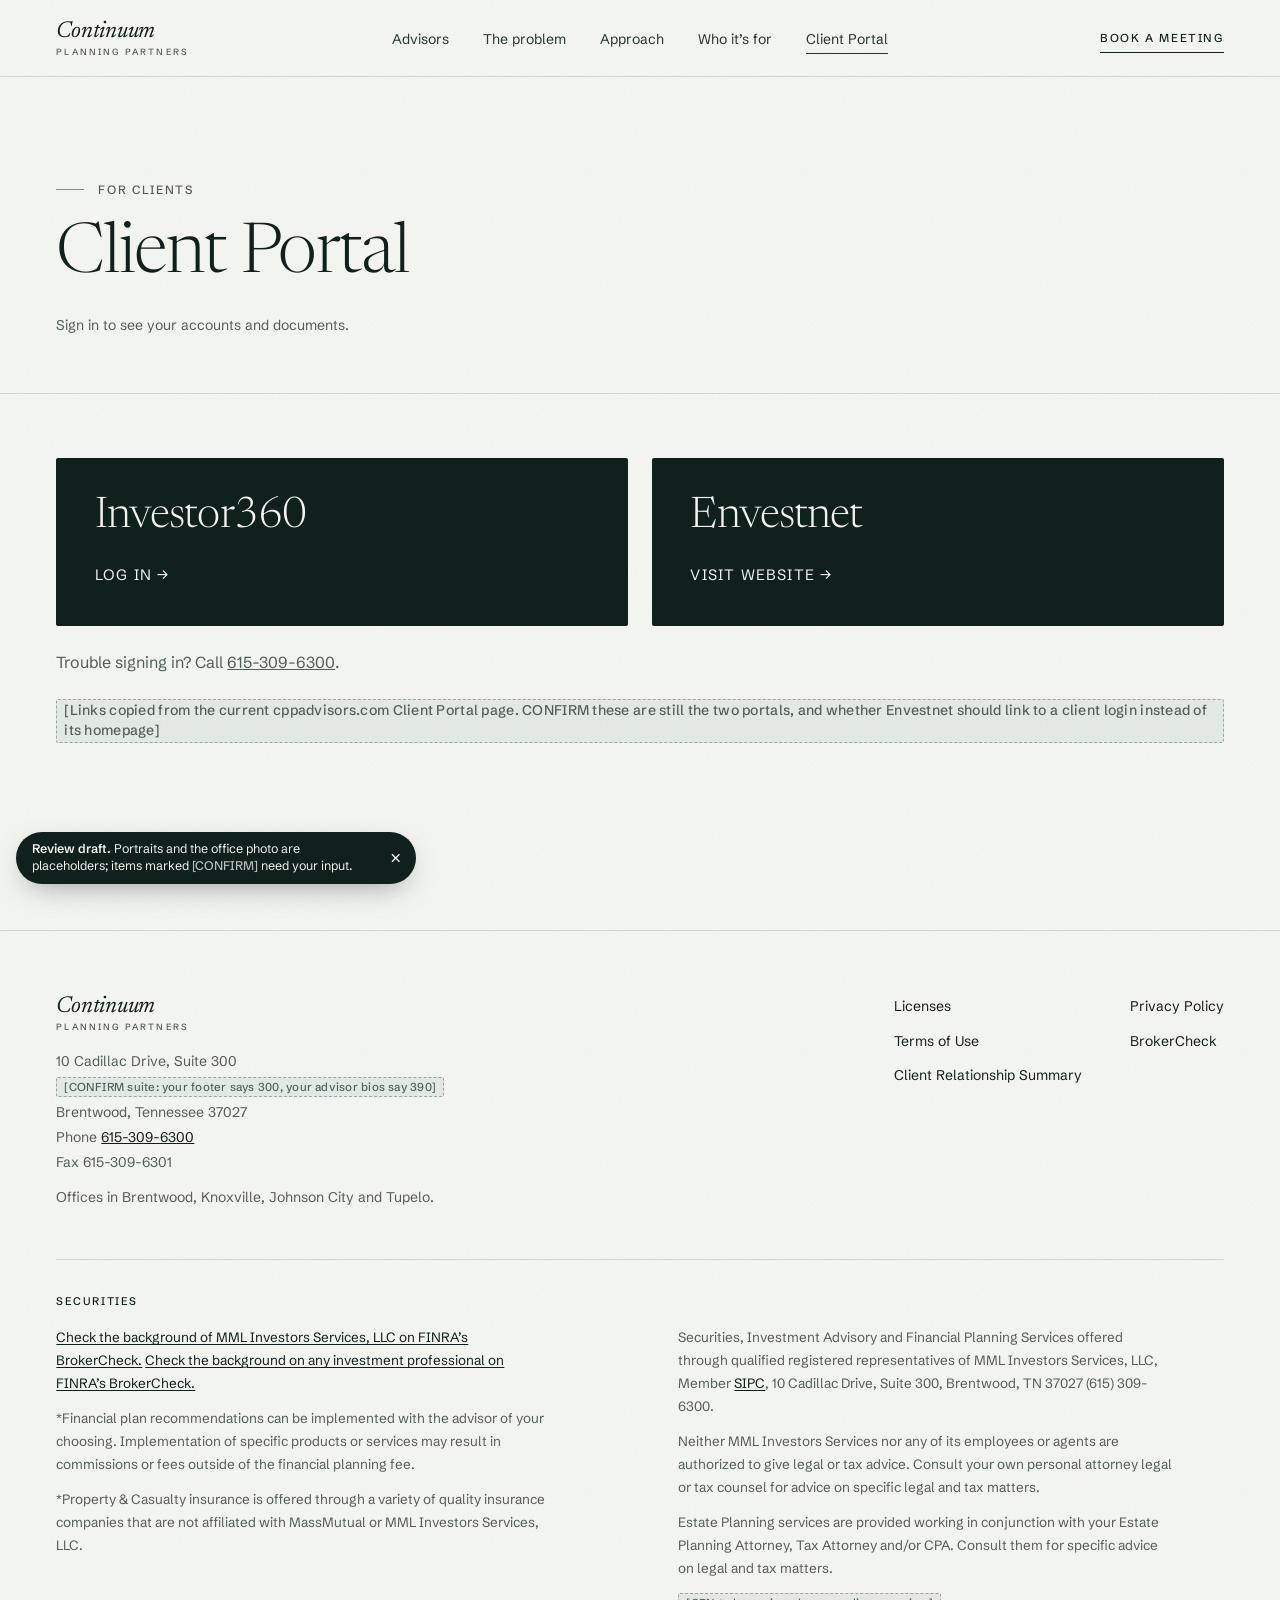
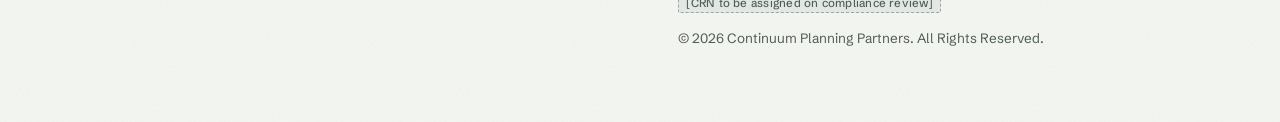
<file: 8b/client-portal.html>
<!doctype html>
<html lang="en">
<head>
<meta charset="utf-8">
<meta name="viewport" content="width=device-width, initial-scale=1">
<meta name="robots" content="noindex, nofollow">
<link rel="icon" href="favicon.svg" type="image/svg+xml">
<title>Client Portal · Continuum Planning Partners</title>
<link rel="preconnect" href="https://fonts.googleapis.com">
<link rel="preconnect" href="https://fonts.gstatic.com" crossorigin>
<link href="https://fonts.googleapis.com/css2?family=Newsreader:ital,opsz,wght@0,6..72,300;0,6..72,400;0,6..72,500;1,6..72,300;1,6..72,400&family=Schibsted+Grotesk:wght@400;500;600&display=swap" rel="stylesheet">
<link rel="stylesheet" href="styles.css">
<link rel="stylesheet" href="legal.css">
<style>
.portal-grid { margin-top: clamp(48px, 5vw, 72px); display: grid; grid-template-columns: repeat(2, minmax(0, 1fr)); gap: 24px; padding-bottom: clamp(72px, 7vw, 110px); }
.portal-card { display: flex; flex-direction: column; justify-content: space-between; min-height: 168px; padding: clamp(28px, 3vw, 44px); background: var(--pine); color: var(--chalk); text-decoration: none; border-radius: 2px; transition: transform .3s var(--ease), box-shadow .3s var(--ease); }
.portal-card:hover, .portal-card:focus-visible { transform: translateY(-3px); box-shadow: 0 30px 60px -36px rgba(16, 32, 28, .6); }
.portal-name { font-family: var(--serif); font-weight: 300; font-size: clamp(34px, 3.4vw, 52px); line-height: 1; letter-spacing: -0.02em; }
.portal-go { font-size: 15px; letter-spacing: .08em; text-transform: uppercase; }
.portal-note, .portal-help { grid-column: 1 / -1; }
.portal-help { font-size: 16px; color: var(--pewter); }
.portal-help a { color: inherit; }
.nav-links a[aria-current="page"]::after { transform: scaleX(1); }
@media (max-width: 700px) { .portal-grid { grid-template-columns: 1fr; } .portal-card { min-height: 160px; } }
</style>
</head>
<body class="legal-page">
<a class="skip" href="#main">Skip to content</a>

<header class="site-header is-scrolled">
  <div class="wrap header-inner">
    <a class="wordmark" href="index.html" aria-label="Continuum Planning Partners, home">
      <span class="wm-name">Continuum</span>
      <span class="wm-sub">Planning Partners</span>
    </a>
    <nav aria-label="Primary" id="site-nav">
      <ul class="nav-links">
        <li><a href="index.html#team">Advisors</a></li>
        <li><a href="index.html#pieces">The problem</a></li>
        <li><a href="index.html#approach">Approach</a></li>
        <li><a href="index.html#fit">Who it’s for</a></li>
        <li><a href="client-portal.html" aria-current="page">Client Portal</a></li>
      </ul>
    </nav>
    <a class="nav-cta" href="index.html#call">Book a meeting</a>
    <button class="nav-toggle" type="button" aria-expanded="false" aria-controls="site-nav" data-nav-toggle><span class="nav-toggle-bars" aria-hidden="true"></span><span class="sr-only">Menu</span></button>
  </div>
</header>

<main id="main">
  <header class="legal-hero">
    <div class="wrap">
      <p class="runhead">For clients</p>
      <h1>Client Portal</h1>
      <p class="legal-meta">Sign in to see your accounts and documents.</p>
    </div>
  </header>
  <div class="wrap portal-grid">
    <a class="portal-card" href="https://signon.investor360.com/as/authorization.oauth2?response_type=code&amp;access_token_manager_id=jwt&amp;AuthParam=SQL&amp;client_id=Investor360&amp;pfidpadapterid=i360Idpadapterid&amp;isI360=true&amp;redirect_uri=https://www.investor360.com/Login/login&amp;state=null" rel="noopener">
      <span class="portal-name">Investor360</span>
      <span class="portal-go">Log in <span aria-hidden="true">→</span></span>
    </a>
    <a class="portal-card" href="https://www.envestnet.com/" rel="noopener">
      <span class="portal-name">Envestnet</span>
      <span class="portal-go">Visit website <span aria-hidden="true">→</span></span>
    </a>
    <p class="portal-help">Trouble signing in? Call <a href="tel:+16153096300">615-309-6300</a>.</p>
    <p class="portal-note"><span class="ph">[Links copied from the current cppadvisors.com Client Portal page. CONFIRM these are still the two portals, and whether Envestnet should link to a client login instead of its homepage]</span></p>
  </div>
</main>

<footer class="site-footer">
  <div class="wrap">
    <div class="footer-grid">
      <div class="footer-brand">
        <a class="wordmark" href="index.html" aria-label="Continuum Planning Partners, home">
          <span class="wm-name">Continuum</span>
          <span class="wm-sub">Planning Partners</span>
        </a>
        <p>10 Cadillac Drive, Suite 300 <span class="ph">[CONFIRM suite: your footer says 300, your advisor bios say 390]</span><br>Brentwood, Tennessee 37027<br>Phone <a href="tel:+16153096300">615-309-6300</a><br>Fax 615-309-6301</p>
        <p>Offices in Brentwood, Knoxville, Johnson City and Tupelo.</p>
      </div>
      <nav class="footer-links" aria-label="Legal">
        <a href="licenses.html">Licenses</a>
        <a href="privacy.html">Privacy Policy</a>
        <a href="terms.html">Terms of Use</a>
        <a href="http://brokercheck.finra.org/" target="_blank" rel="noopener">BrokerCheck<span class="sr-only"> (opens in a new tab)</span></a>
        <a href="https://compass.massmutual.com/api/public/assets/file/blt3e72bd07ab10cfcb" target="_blank" rel="noopener">Client Relationship Summary<span class="sr-only"> (opens in a new tab)</span></a>
      </nav>
    </div>

    <div class="disclosure" aria-label="Securities disclosures" role="region">
      <p class="disclosure-head">Securities</p>
      <p><a href="http://brokercheck.finra.org/" target="_blank" rel="noopener">Check the background of MML Investors Services, LLC on FINRA’s BrokerCheck.</a> <a href="http://brokercheck.finra.org/" target="_blank" rel="noopener">Check the background on any investment professional on FINRA’s BrokerCheck.</a></p>
      <p>*Financial plan recommendations can be implemented with the advisor of your choosing. Implementation of specific products or services may result in commissions or fees outside of the financial planning fee.</p>
      <p>*Property &amp; Casualty insurance is offered through a variety of quality insurance companies that are not affiliated with MassMutual or MML Investors Services, LLC.</p>
      <p>Securities, Investment Advisory and Financial Planning Services offered through qualified registered representatives of MML Investors Services, LLC, Member <a href="https://www.sipc.org/" target="_blank" rel="noopener">SIPC</a>, 10 Cadillac Drive, Suite 300, Brentwood, TN 37027 (615) 309-6300.</p>
      <!-- COMPLIANCE FLAG: the live site reads "Neither MML Investors Services [or MM if appropriate] nor ...".
           That is an unfilled template bracket. It is removed here; compliance must confirm the final wording. -->
      <p>Neither MML Investors Services nor any of its employees or agents are authorized to give legal or tax advice. Consult your own personal attorney legal or tax counsel for advice on specific legal and tax matters.</p>
      <p>Estate Planning services are provided working in conjunction with your Estate Planning Attorney, Tax Attorney and/or CPA. Consult them for specific advice on legal and tax matters.</p>
      <p><span class="ph">[CRN to be assigned on compliance review]</span></p>
      <p>© 2026 Continuum Planning Partners. All Rights Reserved.</p>
    </div>
  </div>
</footer>
<!-- footer:end -->
<script src="nav.js"></script>
<script src="review.js" defer></script>
<script src="https://advisor-studio.vercel.app/w.js" data-studio-token="OKvc8A2YCdLb_j8XWvzJbTgz9_wDtTT13boTO0DGlcg" defer></script>
</body>
</html>
</file>
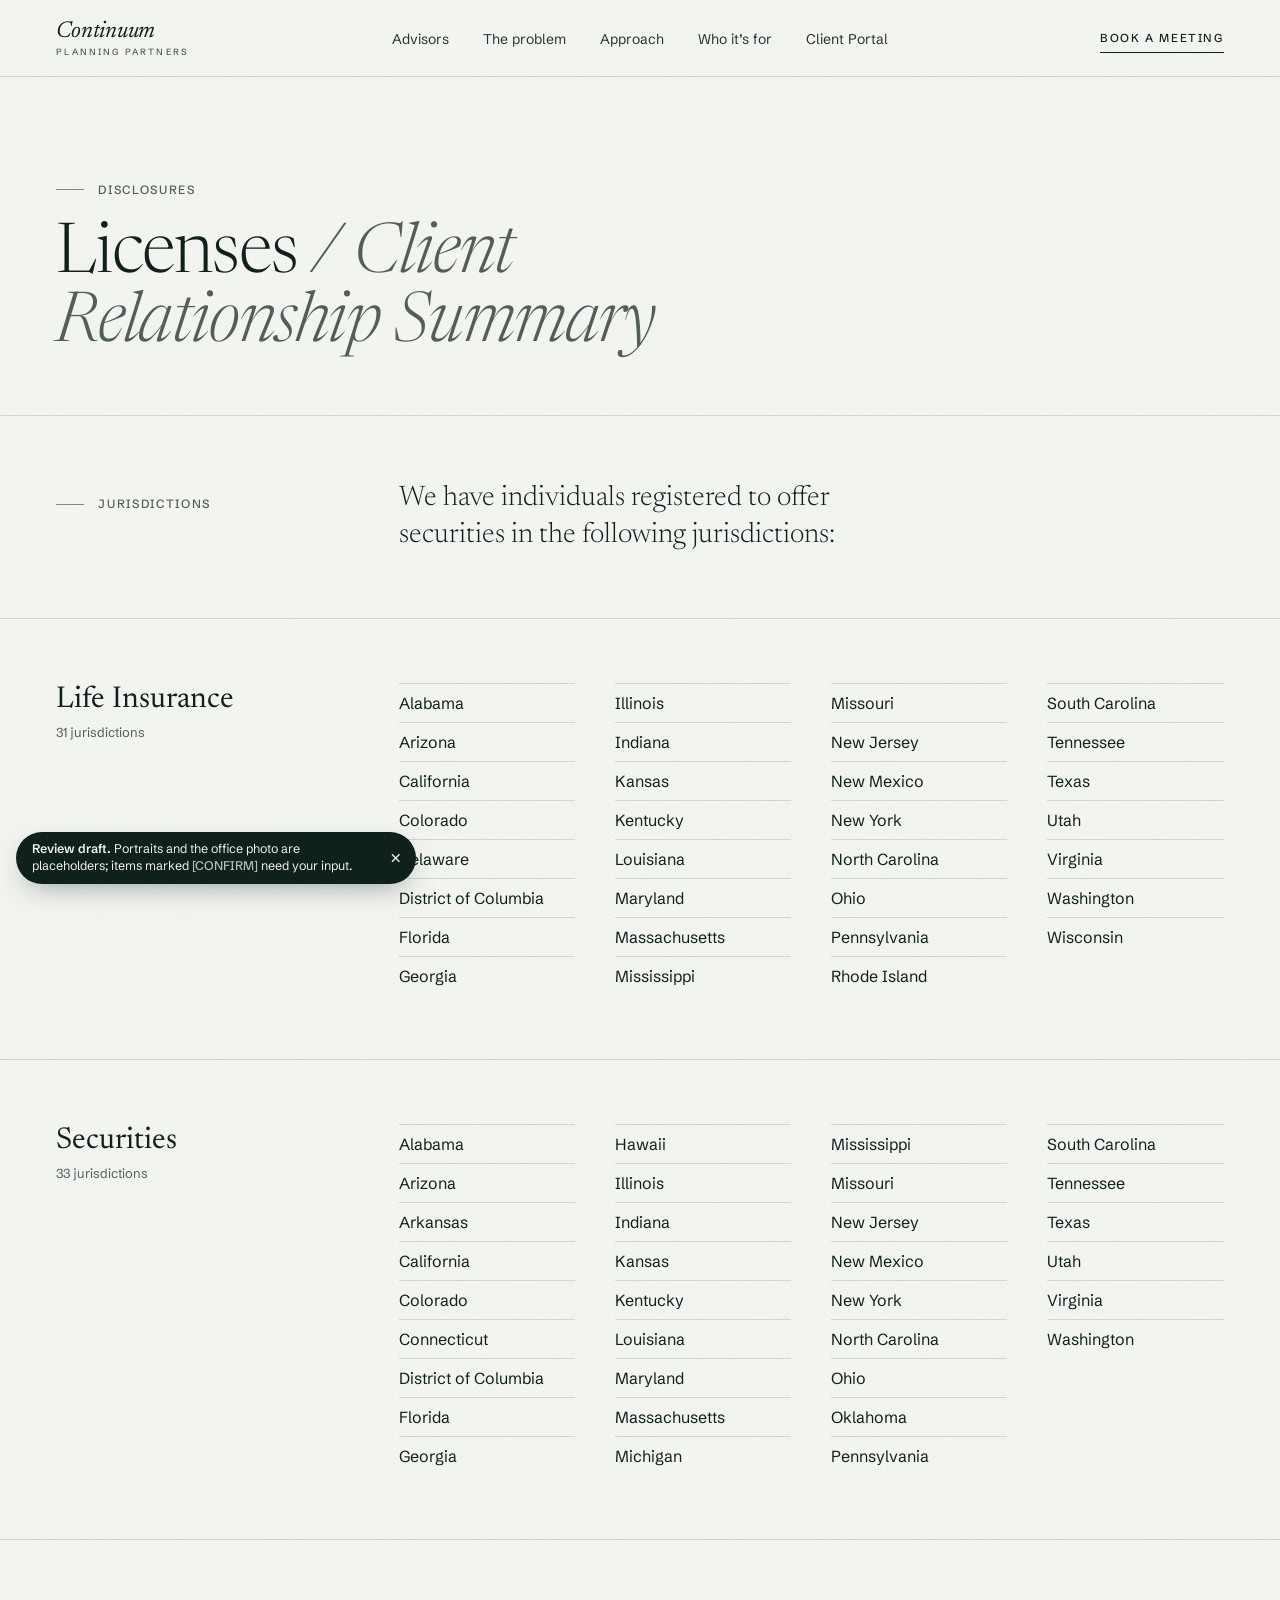
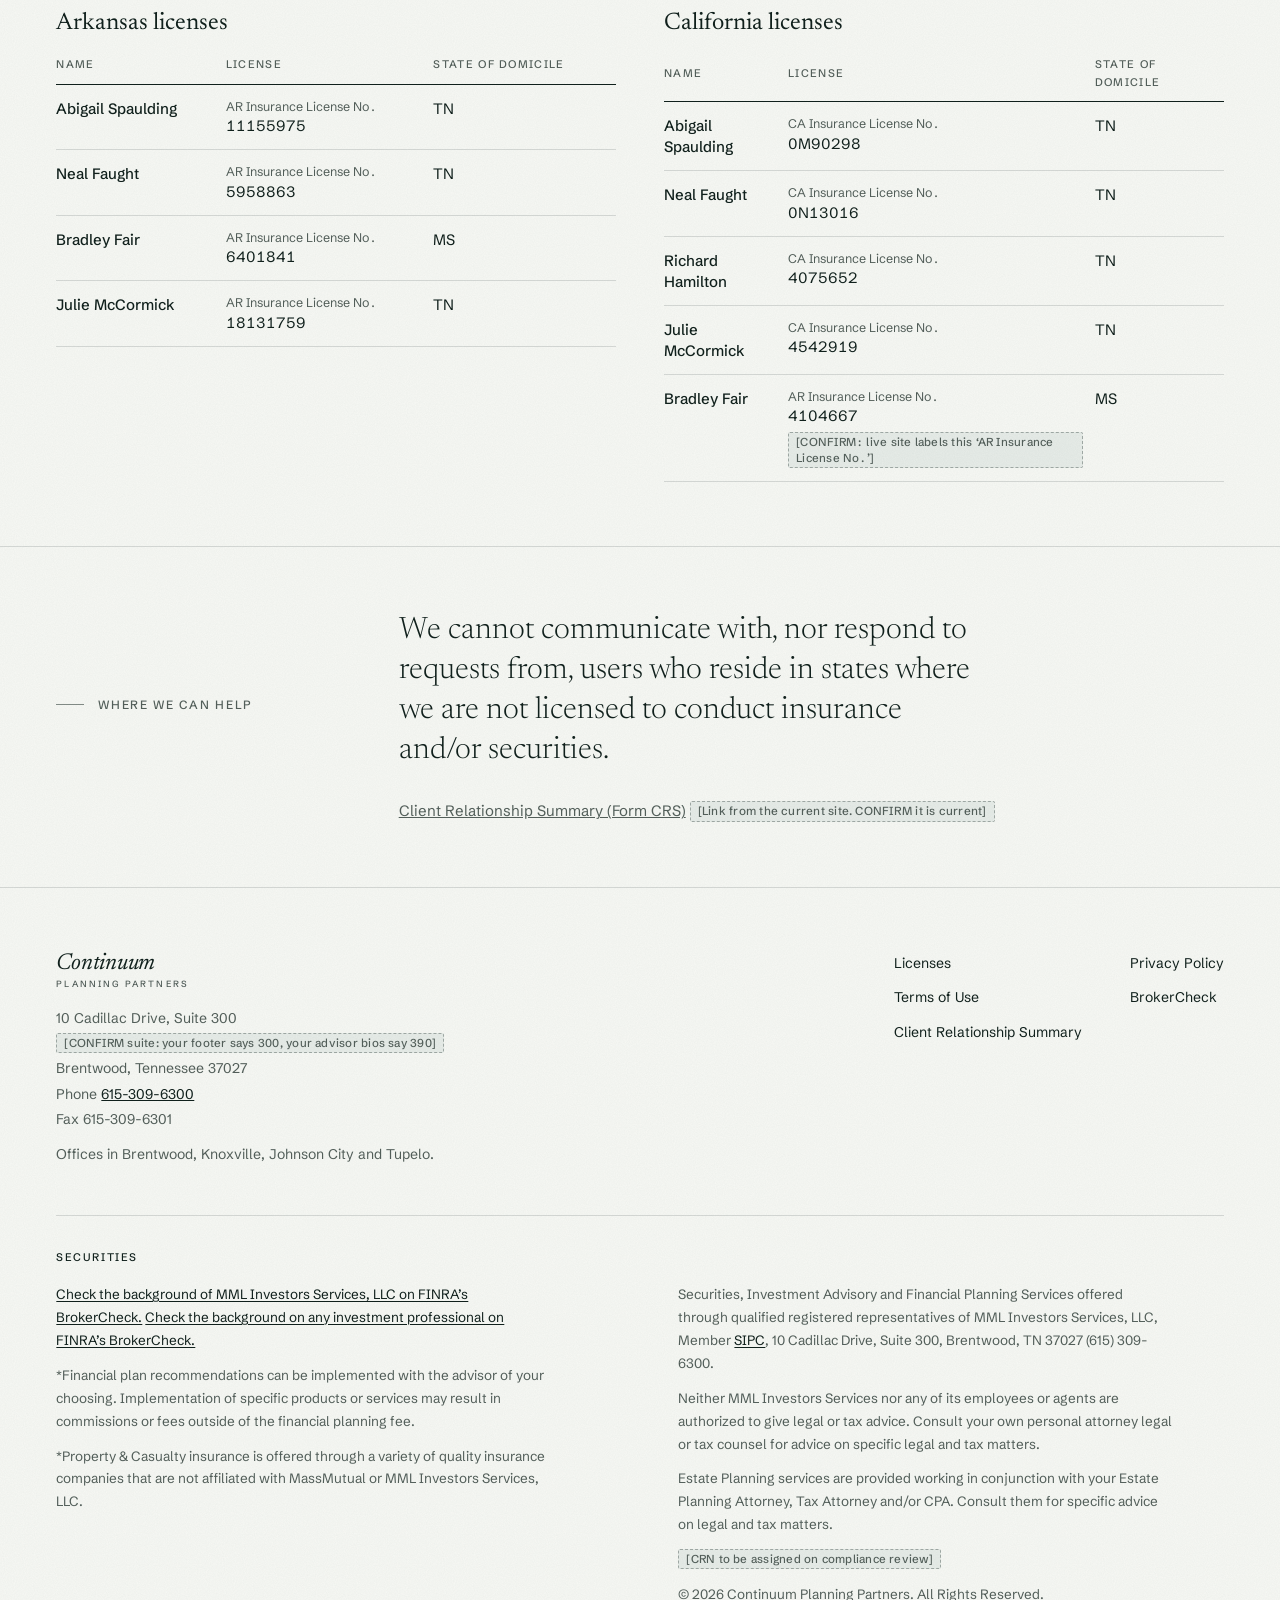
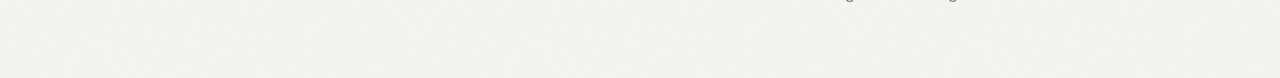
<file: 8b/licenses.html>
<!doctype html>
<html lang="en">
<head>
<meta charset="utf-8">
<meta name="viewport" content="width=device-width, initial-scale=1">
<meta name="robots" content="noindex, nofollow">
<link rel="icon" href="favicon.svg" type="image/svg+xml">
<title>Licenses · Continuum Planning Partners</title>
<meta name="description" content="States where Continuum Planning Partners has individuals licensed for life insurance and registered to offer securities, with Arkansas and California license numbers.">
<link rel="preconnect" href="https://fonts.googleapis.com">
<link rel="preconnect" href="https://fonts.gstatic.com" crossorigin>
<link href="https://fonts.googleapis.com/css2?family=Newsreader:ital,opsz,wght@0,6..72,300;0,6..72,400;0,6..72,500;1,6..72,300;1,6..72,400&family=Schibsted+Grotesk:wght@400;500;600&display=swap" rel="stylesheet">
<link rel="stylesheet" href="styles.css">
<link rel="stylesheet" href="legal.css">
</head>
<body class="legal-page">
<a class="skip" href="#main">Skip to content</a>

<header class="site-header is-scrolled">
  <div class="wrap header-inner">
    <a class="wordmark" href="index.html" aria-label="Continuum Planning Partners, home">
      <span class="wm-name">Continuum</span>
      <span class="wm-sub">Planning Partners</span>
    </a>
    <nav aria-label="Primary" id="site-nav">
      <ul class="nav-links">
        <li><a href="index.html#team">Advisors</a></li>
        <li><a href="index.html#pieces">The problem</a></li>
        <li><a href="index.html#approach">Approach</a></li>
        <li><a href="index.html#fit">Who it’s for</a></li>
        <li><a href="client-portal.html">Client Portal</a></li>
      </ul>
    </nav>
    <a class="nav-cta" href="index.html#call">Book a meeting</a>
    <button class="nav-toggle" type="button" aria-expanded="false" aria-controls="site-nav" data-nav-toggle><span class="nav-toggle-bars" aria-hidden="true"></span><span class="sr-only">Menu</span></button>
  </div>
</header>

<main id="main">
  <!-- Live page heading reads "Licenses / Client Relationship Summary". Content below is verbatim from the live cppadvisors.com Licenses page; the all-caps intro is set in sentence case. -->
  <header class="legal-hero">
    <div class="wrap">
      <p class="runhead">Disclosures</p>
      <h1>Licenses <em>/ Client Relationship Summary</em></h1>
    </div>
  </header>

  <section class="lic-section" aria-labelledby="lic-intro">
    <div class="wrap lic-head">
      <p class="runhead">Jurisdictions</p>
      <p class="lic-intro" id="lic-intro">We have individuals registered to offer securities in the following jurisdictions:</p>
    </div>
  </section>

  <section class="lic-section" aria-labelledby="life-states">
    <div class="wrap lic-head">
      <h2 id="life-states">Life Insurance<span class="count">31 jurisdictions</span></h2>
      <ul class="state-cols">
        <li>Alabama</li><li>Arizona</li><li>California</li><li>Colorado</li><li>Delaware</li><li>District of Columbia</li><li>Florida</li><li>Georgia</li><li>Illinois</li><li>Indiana</li><li>Kansas</li><li>Kentucky</li><li>Louisiana</li><li>Maryland</li><li>Massachusetts</li><li>Mississippi</li><li>Missouri</li><li>New Jersey</li><li>New Mexico</li><li>New York</li><li>North Carolina</li><li>Ohio</li><li>Pennsylvania</li><li>Rhode Island</li><li>South Carolina</li><li>Tennessee</li><li>Texas</li><li>Utah</li><li>Virginia</li><li>Washington</li><li>Wisconsin</li>
      </ul>
    </div>
  </section>

  <section class="lic-section" aria-labelledby="sec-states">
    <div class="wrap lic-head">
      <h2 id="sec-states">Securities<span class="count">33 jurisdictions</span></h2>
      <ul class="state-cols">
        <li>Alabama</li><li>Arizona</li><li>Arkansas</li><li>California</li><li>Colorado</li><li>Connecticut</li><li>District of Columbia</li><li>Florida</li><li>Georgia</li><li>Hawaii</li><li>Illinois</li><li>Indiana</li><li>Kansas</li><li>Kentucky</li><li>Louisiana</li><li>Maryland</li><li>Massachusetts</li><li>Michigan</li><li>Mississippi</li><li>Missouri</li><li>New Jersey</li><li>New Mexico</li><li>New York</li><li>North Carolina</li><li>Ohio</li><li>Oklahoma</li><li>Pennsylvania</li><li>South Carolina</li><li>Tennessee</li><li>Texas</li><li>Utah</li><li>Virginia</li><li>Washington</li>
      </ul>
    </div>
  </section>

  <section class="lic-section" aria-label="Arkansas and California licenses">
    <div class="wrap lic-tables">
      <table class="lic-table">
        <caption>Arkansas licenses</caption>
        <thead><tr><th scope="col">Name</th><th scope="col">License</th><th scope="col">State of domicile</th></tr></thead>
        <tbody>
          <tr><th scope="row">Abigail Spaulding</th><td><span class="lic-type">AR Insurance License No.</span>11155975</td><td>TN</td></tr>
          <tr><th scope="row">Neal Faught</th><td><span class="lic-type">AR Insurance License No.</span>5958863</td><td>TN</td></tr>
          <tr><th scope="row">Bradley Fair</th><td><span class="lic-type">AR Insurance License No.</span>6401841</td><td>MS</td></tr>
          <tr><th scope="row">Julie McCormick</th><td><span class="lic-type">AR Insurance License No.</span>18131759</td><td>TN</td></tr>
        </tbody>
      </table>
      <table class="lic-table">
        <caption>California licenses</caption>
        <thead><tr><th scope="col">Name</th><th scope="col">License</th><th scope="col">State of domicile</th></tr></thead>
        <tbody>
          <tr><th scope="row">Abigail Spaulding</th><td><span class="lic-type">CA Insurance License No.</span>0M90298</td><td>TN</td></tr>
          <tr><th scope="row">Neal Faught</th><td><span class="lic-type">CA Insurance License No.</span>0N13016</td><td>TN</td></tr>
          <tr><th scope="row">Richard Hamilton</th><td><span class="lic-type">CA Insurance License No.</span>4075652</td><td>TN</td></tr>
          <tr><th scope="row">Julie McCormick</th><td><span class="lic-type">CA Insurance License No.</span>4542919</td><td>TN</td></tr>
          <tr><th scope="row">Bradley Fair</th><td><span class="lic-type">AR Insurance License No.</span>4104667<span class="ph">[CONFIRM: live site labels this ‘AR Insurance License No.’]</span></td><td>MS</td></tr>
        </tbody>
      </table>
    </div>
  </section>

  <section class="lic-section" aria-labelledby="lic-limit">
    <div class="wrap lic-head">
      <p class="runhead" id="lic-limit">Where we can help</p>
      <div>
        <p class="lic-statement">We cannot communicate with, nor respond to requests from, users who reside in states where we are not licensed to conduct insurance and/or securities.</p>
        <p class="lic-crs"><a href="https://compass.massmutual.com/api/public/assets/file/blt3e72bd07ab10cfcb" target="_blank" rel="noopener">Client Relationship Summary (Form CRS)<span class="sr-only"> (opens in a new tab)</span></a> <span class="ph">[Link from the current site. CONFIRM it is current]</span></p>
      </div>
    </div>
  </section>
</main>

<!-- footer:start -->
<footer class="site-footer">
  <div class="wrap">
    <div class="footer-grid">
      <div class="footer-brand">
        <a class="wordmark" href="index.html" aria-label="Continuum Planning Partners, home">
          <span class="wm-name">Continuum</span>
          <span class="wm-sub">Planning Partners</span>
        </a>
        <p>10 Cadillac Drive, Suite 300 <span class="ph">[CONFIRM suite: your footer says 300, your advisor bios say 390]</span><br>Brentwood, Tennessee 37027<br>Phone <a href="tel:+16153096300">615-309-6300</a><br>Fax 615-309-6301</p>
        <p>Offices in Brentwood, Knoxville, Johnson City and Tupelo.</p>
      </div>
      <nav class="footer-links" aria-label="Legal">
        <a href="licenses.html">Licenses</a>
        <a href="privacy.html">Privacy Policy</a>
        <a href="terms.html">Terms of Use</a>
        <a href="http://brokercheck.finra.org/" target="_blank" rel="noopener">BrokerCheck<span class="sr-only"> (opens in a new tab)</span></a>
        <a href="https://compass.massmutual.com/api/public/assets/file/blt3e72bd07ab10cfcb" target="_blank" rel="noopener">Client Relationship Summary<span class="sr-only"> (opens in a new tab)</span></a>
      </nav>
    </div>

    <div class="disclosure" aria-label="Securities disclosures" role="region">
      <p class="disclosure-head">Securities</p>
      <p><a href="http://brokercheck.finra.org/" target="_blank" rel="noopener">Check the background of MML Investors Services, LLC on FINRA’s BrokerCheck.</a> <a href="http://brokercheck.finra.org/" target="_blank" rel="noopener">Check the background on any investment professional on FINRA’s BrokerCheck.</a></p>
      <p>*Financial plan recommendations can be implemented with the advisor of your choosing. Implementation of specific products or services may result in commissions or fees outside of the financial planning fee.</p>
      <p>*Property &amp; Casualty insurance is offered through a variety of quality insurance companies that are not affiliated with MassMutual or MML Investors Services, LLC.</p>
      <p>Securities, Investment Advisory and Financial Planning Services offered through qualified registered representatives of MML Investors Services, LLC, Member <a href="https://www.sipc.org/" target="_blank" rel="noopener">SIPC</a>, 10 Cadillac Drive, Suite 300, Brentwood, TN 37027 (615) 309-6300.</p>
      <!-- COMPLIANCE FLAG: the live site reads "Neither MML Investors Services [or MM if appropriate] nor ...".
           That is an unfilled template bracket. It is removed here; compliance must confirm the final wording. -->
      <p>Neither MML Investors Services nor any of its employees or agents are authorized to give legal or tax advice. Consult your own personal attorney legal or tax counsel for advice on specific legal and tax matters.</p>
      <p>Estate Planning services are provided working in conjunction with your Estate Planning Attorney, Tax Attorney and/or CPA. Consult them for specific advice on legal and tax matters.</p>
      <p><span class="ph">[CRN to be assigned on compliance review]</span></p>
      <p>© 2026 Continuum Planning Partners. All Rights Reserved.</p>
    </div>
  </div>
</footer>
<!-- footer:end -->
<script src="nav.js"></script>
<script src="review.js" defer></script>
<script src="https://advisor-studio.vercel.app/w.js" data-studio-token="OKvc8A2YCdLb_j8XWvzJbTgz9_wDtTT13boTO0DGlcg" defer></script>
</body>
</html>
</file>
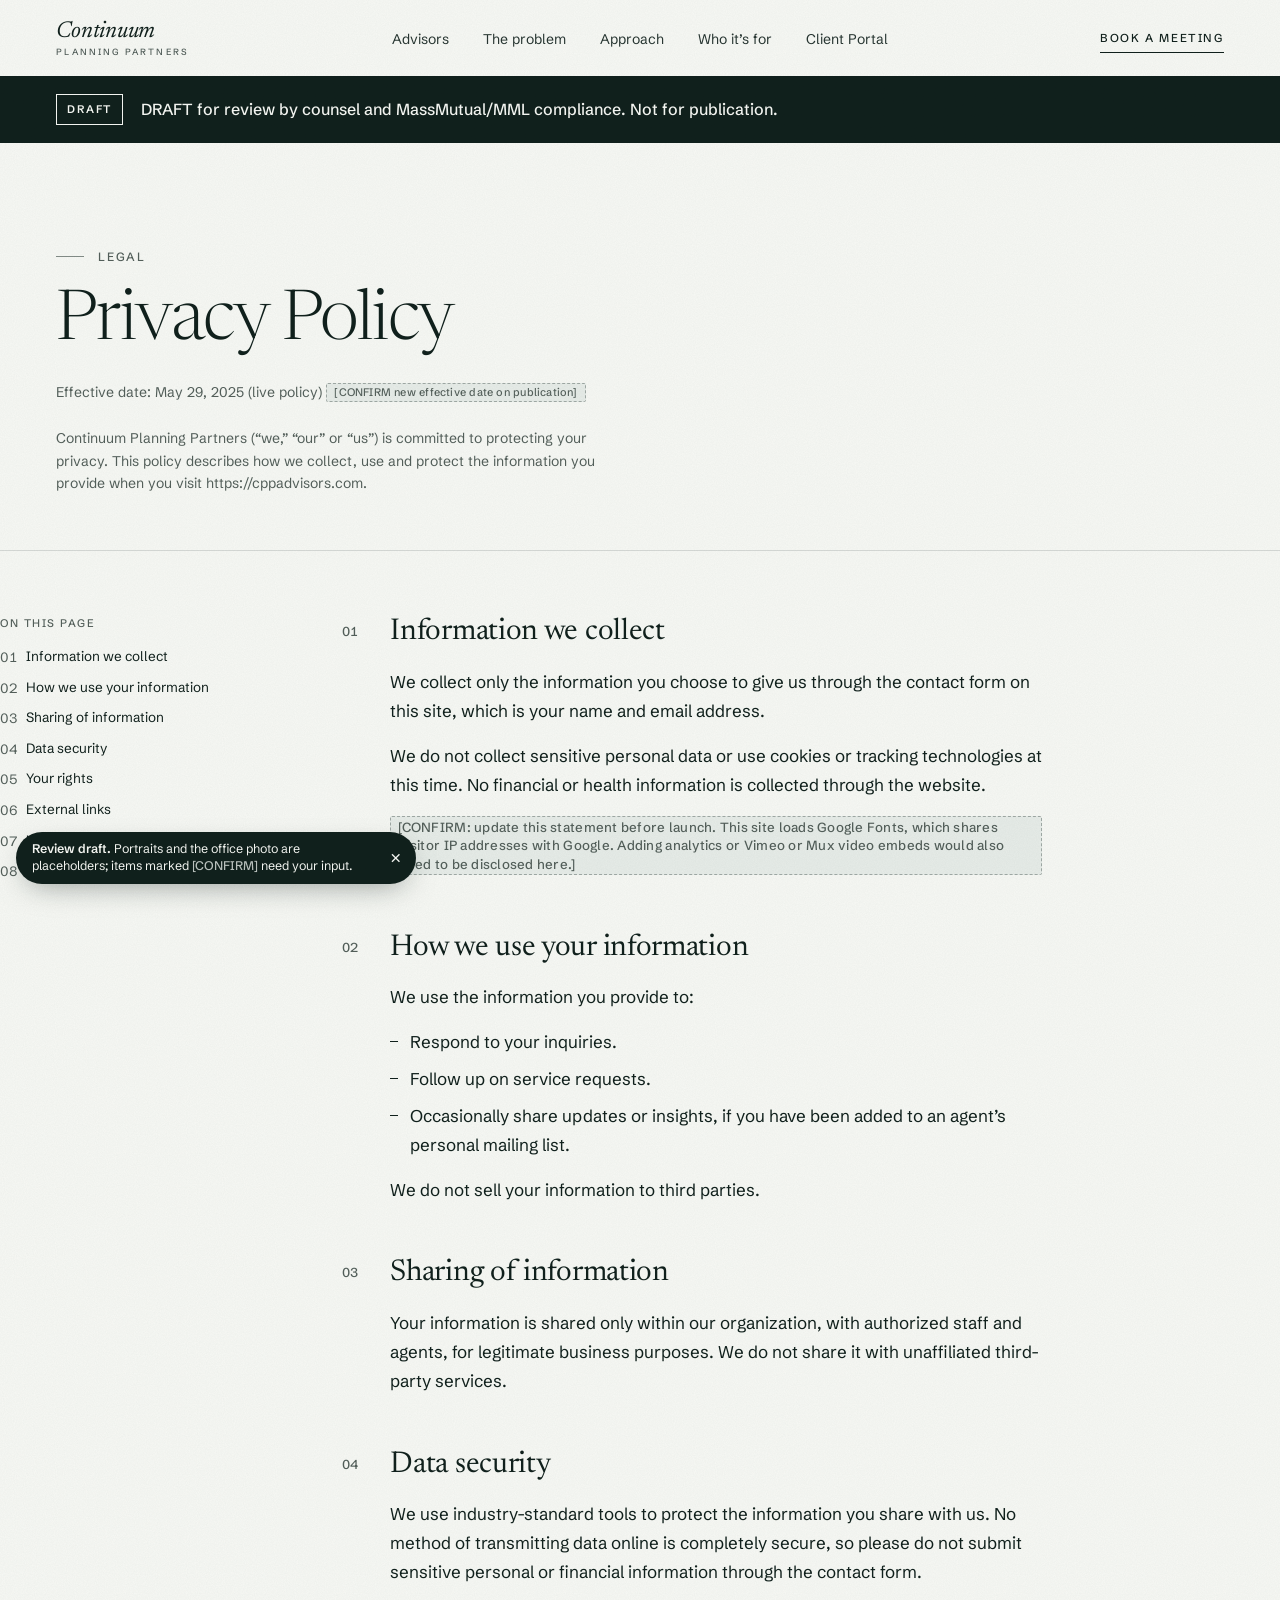
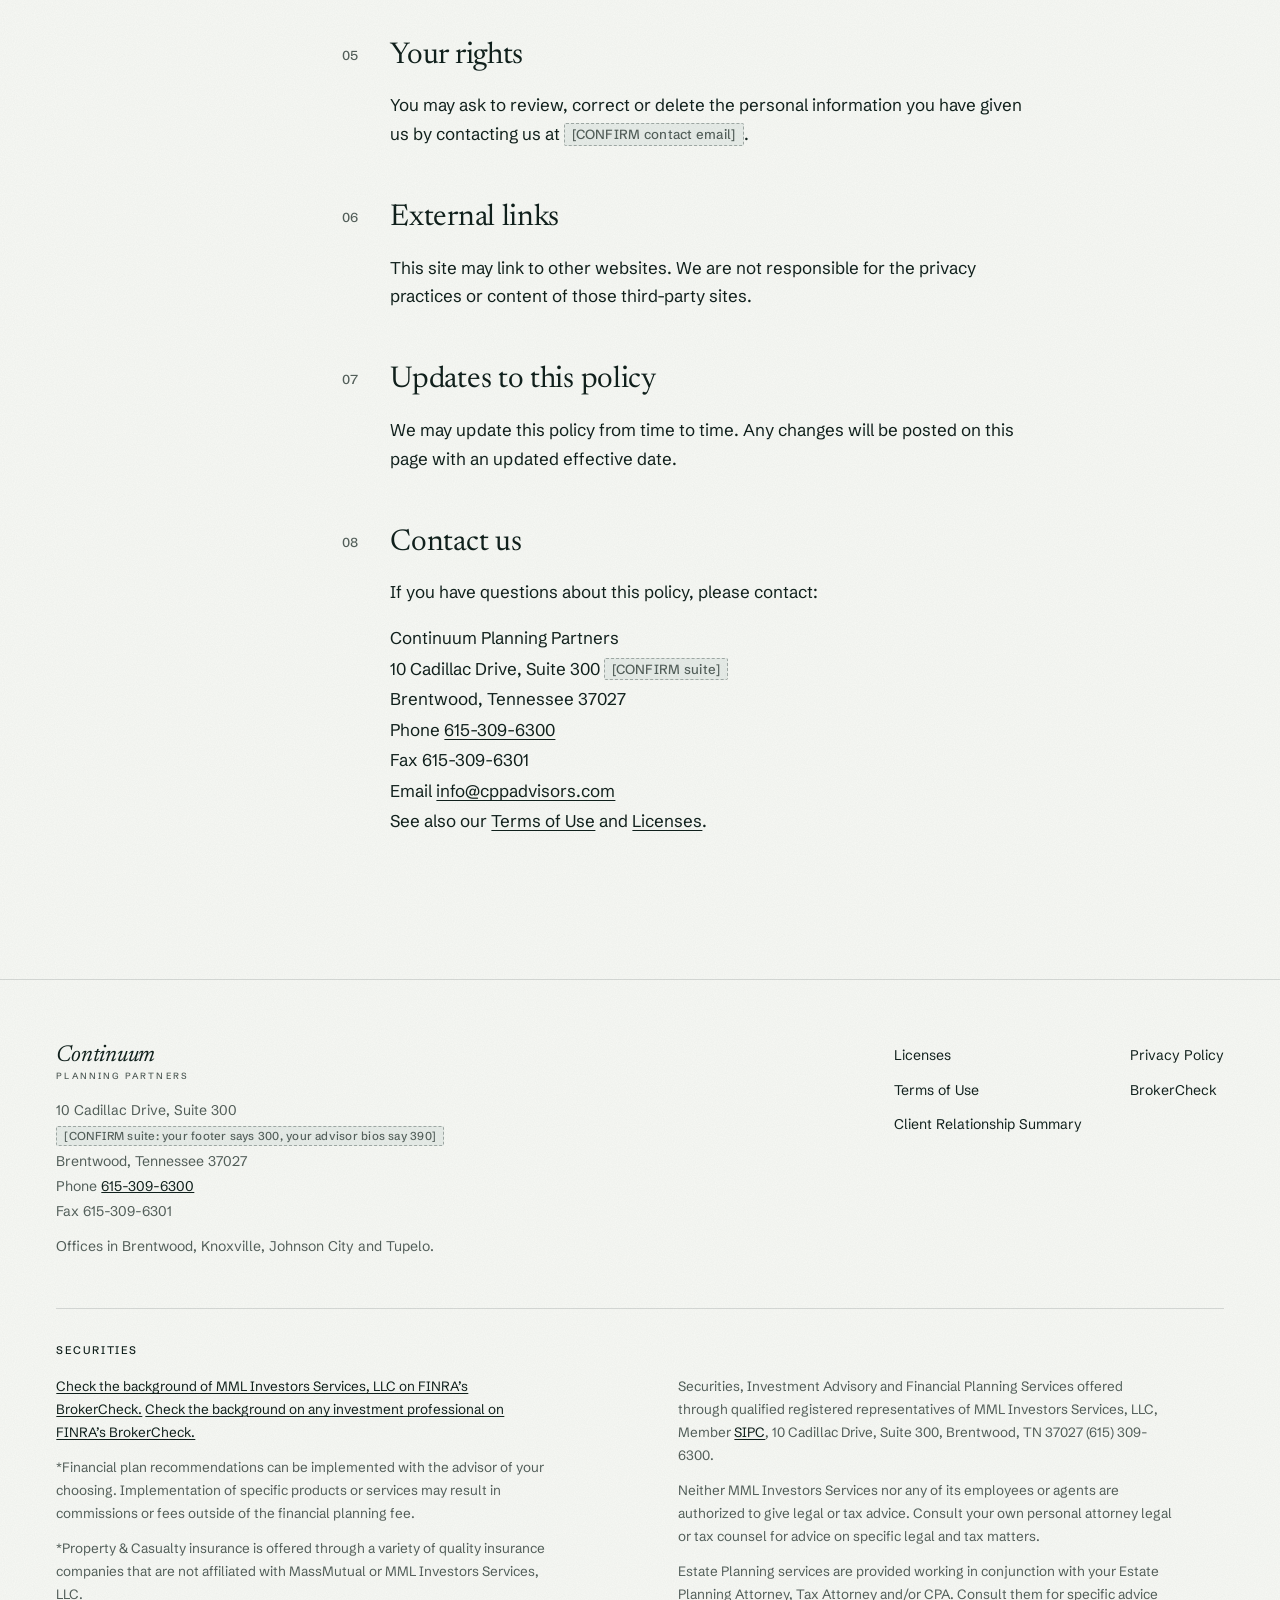
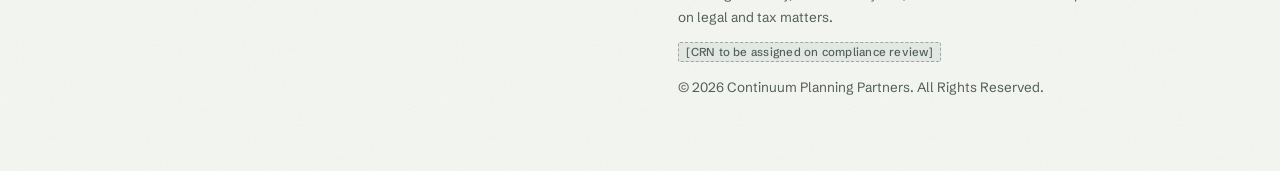
<file: 8b/privacy.html>
<!doctype html>
<html lang="en">
<head>
<meta charset="utf-8">
<meta name="viewport" content="width=device-width, initial-scale=1">
<meta name="robots" content="noindex, nofollow">
<link rel="icon" href="favicon.svg" type="image/svg+xml">
<title>Privacy Policy (draft) · Continuum Planning Partners</title>
<link rel="preconnect" href="https://fonts.googleapis.com">
<link rel="preconnect" href="https://fonts.gstatic.com" crossorigin>
<link href="https://fonts.googleapis.com/css2?family=Newsreader:ital,opsz,wght@0,6..72,300;0,6..72,400;0,6..72,500;1,6..72,300;1,6..72,400&family=Schibsted+Grotesk:wght@400;500;600&display=swap" rel="stylesheet">
<link rel="stylesheet" href="styles.css">
<link rel="stylesheet" href="legal.css">
</head>
<body class="legal-page">
<a class="skip" href="#main">Skip to content</a>

<header class="site-header is-scrolled">
  <div class="wrap header-inner">
    <a class="wordmark" href="index.html" aria-label="Continuum Planning Partners, home">
      <span class="wm-name">Continuum</span>
      <span class="wm-sub">Planning Partners</span>
    </a>
    <nav aria-label="Primary" id="site-nav">
      <ul class="nav-links">
        <li><a href="index.html#team">Advisors</a></li>
        <li><a href="index.html#pieces">The problem</a></li>
        <li><a href="index.html#approach">Approach</a></li>
        <li><a href="index.html#fit">Who it’s for</a></li>
        <li><a href="client-portal.html">Client Portal</a></li>
      </ul>
    </nav>
    <a class="nav-cta" href="index.html#call">Book a meeting</a>
    <button class="nav-toggle" type="button" aria-expanded="false" aria-controls="site-nav" data-nav-toggle><span class="nav-toggle-bars" aria-hidden="true"></span><span class="sr-only">Menu</span></button>
  </div>
</header>

<div class="draft-banner" role="note">
  <div class="wrap">
    <span class="draft-chip">Draft</span>
    <p>DRAFT for review by counsel and MassMutual/MML compliance. Not for publication.</p>
  </div>
</div>

<main id="main">
  <!-- Substance follows the live policy at cppadvisors.com/privacy-policy (effective May 29, 2025). Formatting cleaned up; flagged changes marked [CONFIRM]. -->
  <header class="legal-hero">
    <div class="wrap">
      <p class="runhead">Legal</p>
      <h1>Privacy Policy</h1>
      <p class="legal-meta">Effective date: May 29, 2025 (live policy) <span class="ph">[CONFIRM new effective date on publication]</span></p>
      <p class="legal-meta">Continuum Planning Partners (“we,” “our” or “us”) is committed to protecting your privacy. This policy describes how we collect, use and protect the information you provide when you visit https://cppadvisors.com.</p>
    </div>
  </header>

  <div class="wrap legal-body">
    <nav class="legal-toc" aria-label="On this page">
      <p>On this page</p>
      <ol>
        <li><a href="#collect">Information we collect</a></li>
        <li><a href="#use">How we use your information</a></li>
        <li><a href="#sharing">Sharing of information</a></li>
        <li><a href="#security">Data security</a></li>
        <li><a href="#rights">Your rights</a></li>
        <li><a href="#links">External links</a></li>
        <li><a href="#updates">Updates to this policy</a></li>
        <li><a href="#contact">Contact us</a></li>
      </ol>
    </nav>

    <article class="legal-text">
      <section>
        <h2 id="collect"><span class="n">01</span>Information we collect</h2>
        <p>We collect only the information you choose to give us through the contact form on this site, which is your name and email address.</p>
        <p>We do not collect sensitive personal data or use cookies or tracking technologies at this time. No financial or health information is collected through the website.</p>
        <!-- COMPLIANCE FLAG: the sentence above is from the live policy. This build loads Google Fonts (fonts.googleapis.com / fonts.gstatic.com), which passes visitor IP addresses to Google. Analytics or Vimeo/Mux video embeds would also set cookies or collect usage data. Update before launch, or self-host fonts. -->
        <p><span class="ph">[CONFIRM: update this statement before launch. This site loads Google Fonts, which shares visitor IP addresses with Google. Adding analytics or Vimeo or Mux video embeds would also need to be disclosed here.]</span></p>
      </section>

      <section>
        <h2 id="use"><span class="n">02</span>How we use your information</h2>
        <p>We use the information you provide to:</p>
        <ul>
          <li>Respond to your inquiries.</li>
          <li>Follow up on service requests.</li>
          <li>Occasionally share updates or insights, if you have been added to an agent’s personal mailing list.</li>
        </ul>
        <p>We do not sell your information to third parties.</p>
      </section>

      <section>
        <h2 id="sharing"><span class="n">03</span>Sharing of information</h2>
        <p>Your information is shared only within our organization, with authorized staff and agents, for legitimate business purposes. We do not share it with unaffiliated third-party services.</p>
      </section>

      <section>
        <h2 id="security"><span class="n">04</span>Data security</h2>
        <p>We use industry-standard tools to protect the information you share with us. No method of transmitting data online is completely secure, so please do not submit sensitive personal or financial information through the contact form.</p>
      </section>

      <section>
        <h2 id="rights"><span class="n">05</span>Your rights</h2>
        <!-- The live policy still reads "[Insert Contact Email]" here, an unfilled template bracket. -->
        <p>You may ask to review, correct or delete the personal information you have given us by contacting us at <span class="ph">[CONFIRM contact email]</span>.</p>
      </section>

      <section>
        <h2 id="links"><span class="n">06</span>External links</h2>
        <p>This site may link to other websites. We are not responsible for the privacy practices or content of those third-party sites.</p>
      </section>

      <section>
        <h2 id="updates"><span class="n">07</span>Updates to this policy</h2>
        <p>We may update this policy from time to time. Any changes will be posted on this page with an updated effective date.</p>
      </section>

      <section>
        <h2 id="contact"><span class="n">08</span>Contact us</h2>
        <p>If you have questions about this policy, please contact:</p>
        <address>Continuum Planning Partners<br>10 Cadillac Drive, Suite 300 <span class="ph">[CONFIRM suite]</span><br>Brentwood, Tennessee 37027<br>Phone <a href="tel:+16153096300">615-309-6300</a><br>Fax 615-309-6301<br>Email <a href="mailto:info@cppadvisors.com">info@cppadvisors.com</a></address>
        <p>See also our <a href="terms.html">Terms of Use</a> and <a href="licenses.html">Licenses</a>.</p>
      </section>
    </article>
  </div>
</main>

<!-- footer:start -->
<footer class="site-footer">
  <div class="wrap">
    <div class="footer-grid">
      <div class="footer-brand">
        <a class="wordmark" href="index.html" aria-label="Continuum Planning Partners, home">
          <span class="wm-name">Continuum</span>
          <span class="wm-sub">Planning Partners</span>
        </a>
        <p>10 Cadillac Drive, Suite 300 <span class="ph">[CONFIRM suite: your footer says 300, your advisor bios say 390]</span><br>Brentwood, Tennessee 37027<br>Phone <a href="tel:+16153096300">615-309-6300</a><br>Fax 615-309-6301</p>
        <p>Offices in Brentwood, Knoxville, Johnson City and Tupelo.</p>
      </div>
      <nav class="footer-links" aria-label="Legal">
        <a href="licenses.html">Licenses</a>
        <a href="privacy.html">Privacy Policy</a>
        <a href="terms.html">Terms of Use</a>
        <a href="http://brokercheck.finra.org/" target="_blank" rel="noopener">BrokerCheck<span class="sr-only"> (opens in a new tab)</span></a>
        <a href="https://compass.massmutual.com/api/public/assets/file/blt3e72bd07ab10cfcb" target="_blank" rel="noopener">Client Relationship Summary<span class="sr-only"> (opens in a new tab)</span></a>
      </nav>
    </div>

    <div class="disclosure" aria-label="Securities disclosures" role="region">
      <p class="disclosure-head">Securities</p>
      <p><a href="http://brokercheck.finra.org/" target="_blank" rel="noopener">Check the background of MML Investors Services, LLC on FINRA’s BrokerCheck.</a> <a href="http://brokercheck.finra.org/" target="_blank" rel="noopener">Check the background on any investment professional on FINRA’s BrokerCheck.</a></p>
      <p>*Financial plan recommendations can be implemented with the advisor of your choosing. Implementation of specific products or services may result in commissions or fees outside of the financial planning fee.</p>
      <p>*Property &amp; Casualty insurance is offered through a variety of quality insurance companies that are not affiliated with MassMutual or MML Investors Services, LLC.</p>
      <p>Securities, Investment Advisory and Financial Planning Services offered through qualified registered representatives of MML Investors Services, LLC, Member <a href="https://www.sipc.org/" target="_blank" rel="noopener">SIPC</a>, 10 Cadillac Drive, Suite 300, Brentwood, TN 37027 (615) 309-6300.</p>
      <!-- COMPLIANCE FLAG: the live site reads "Neither MML Investors Services [or MM if appropriate] nor ...".
           That is an unfilled template bracket. It is removed here; compliance must confirm the final wording. -->
      <p>Neither MML Investors Services nor any of its employees or agents are authorized to give legal or tax advice. Consult your own personal attorney legal or tax counsel for advice on specific legal and tax matters.</p>
      <p>Estate Planning services are provided working in conjunction with your Estate Planning Attorney, Tax Attorney and/or CPA. Consult them for specific advice on legal and tax matters.</p>
      <p><span class="ph">[CRN to be assigned on compliance review]</span></p>
      <p>© 2026 Continuum Planning Partners. All Rights Reserved.</p>
    </div>
  </div>
</footer>
<!-- footer:end -->
<script src="nav.js"></script>
<script src="review.js" defer></script>
<script src="https://advisor-studio.vercel.app/w.js" data-studio-token="OKvc8A2YCdLb_j8XWvzJbTgz9_wDtTT13boTO0DGlcg" defer></script>
</body>
</html>
</file>
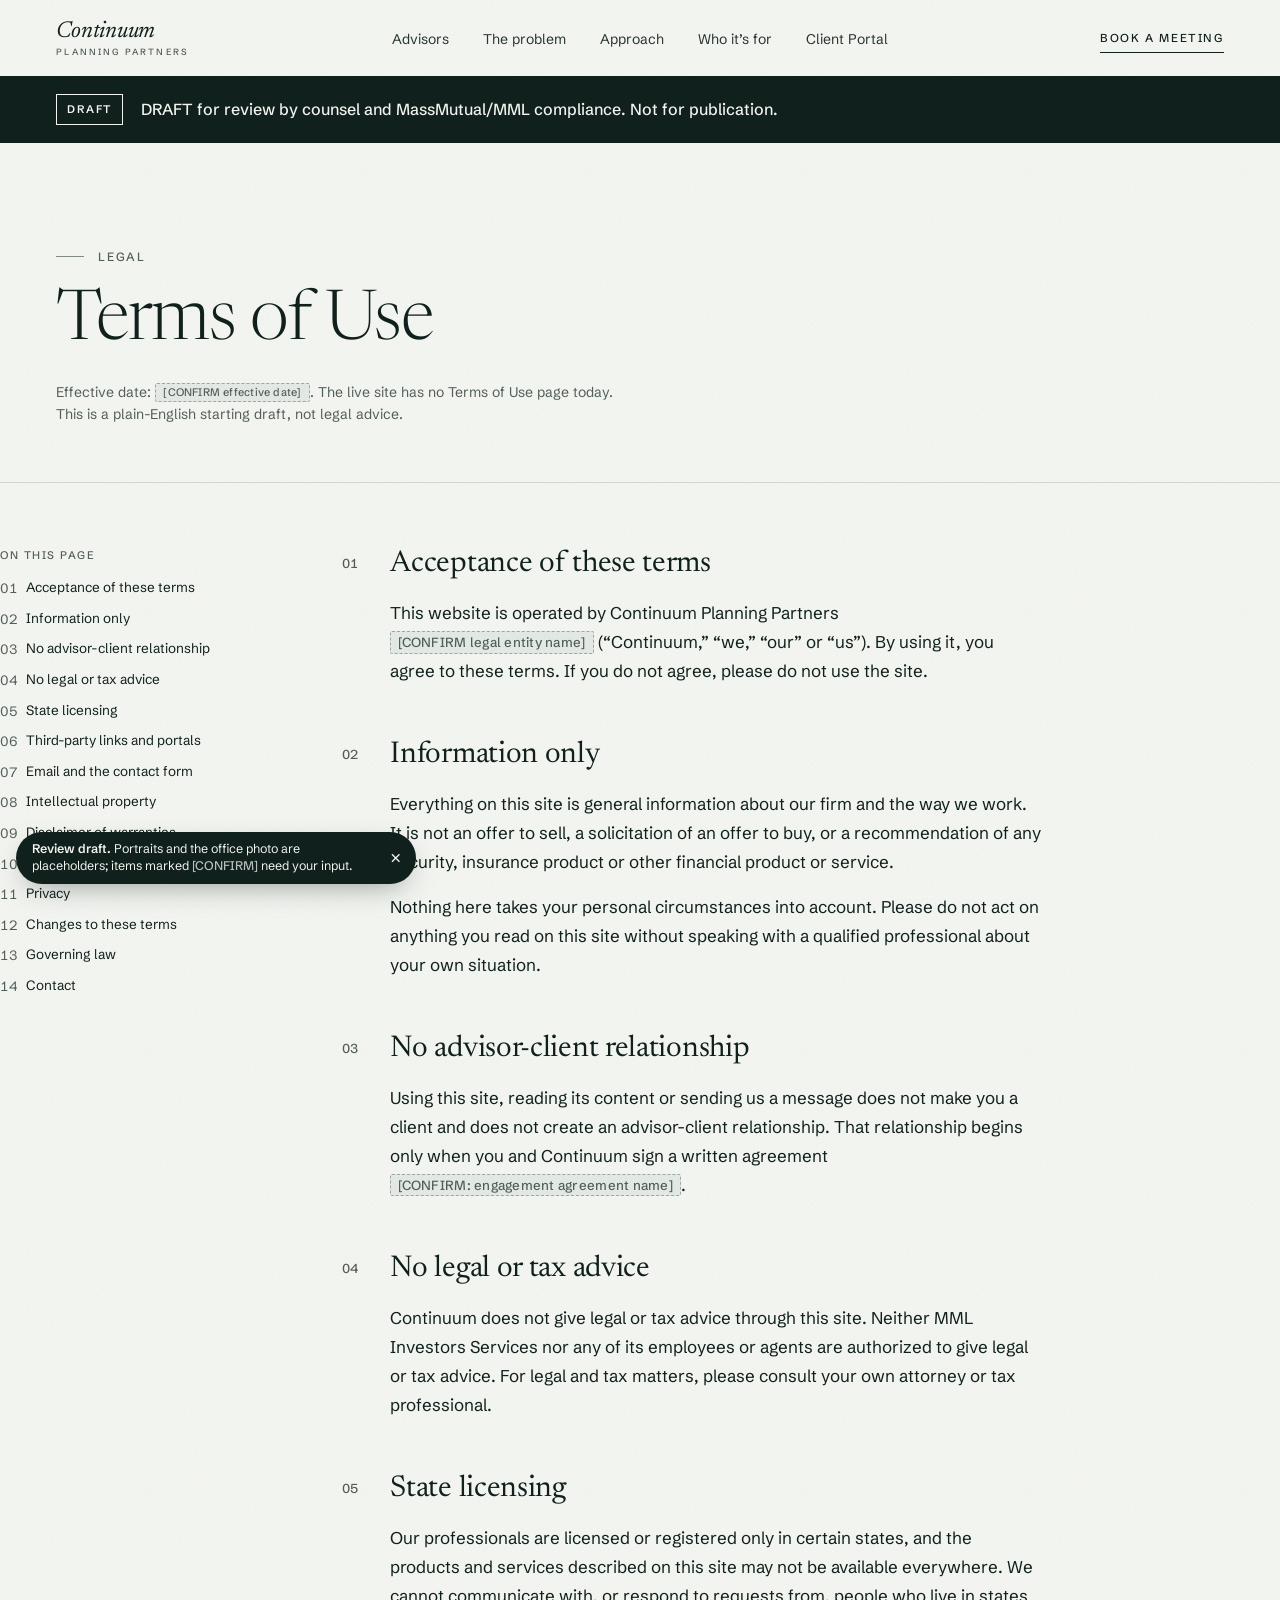
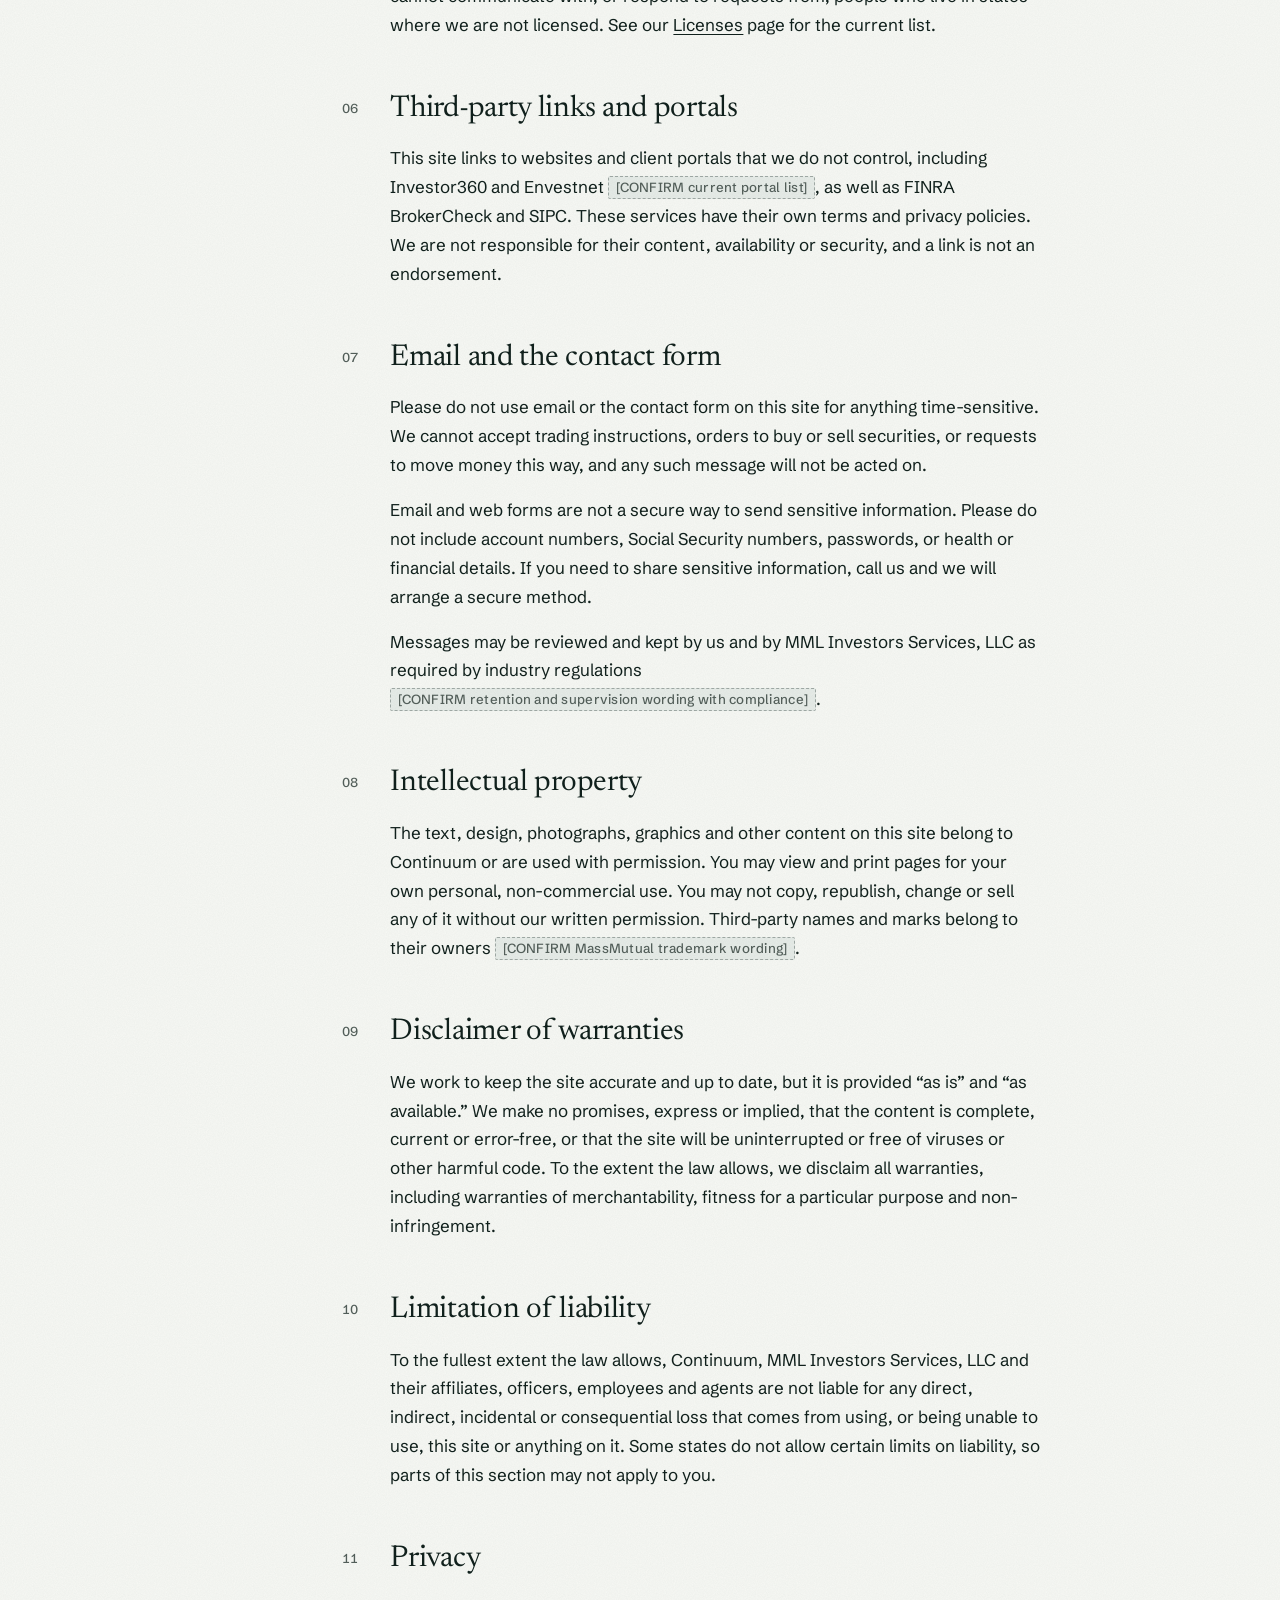
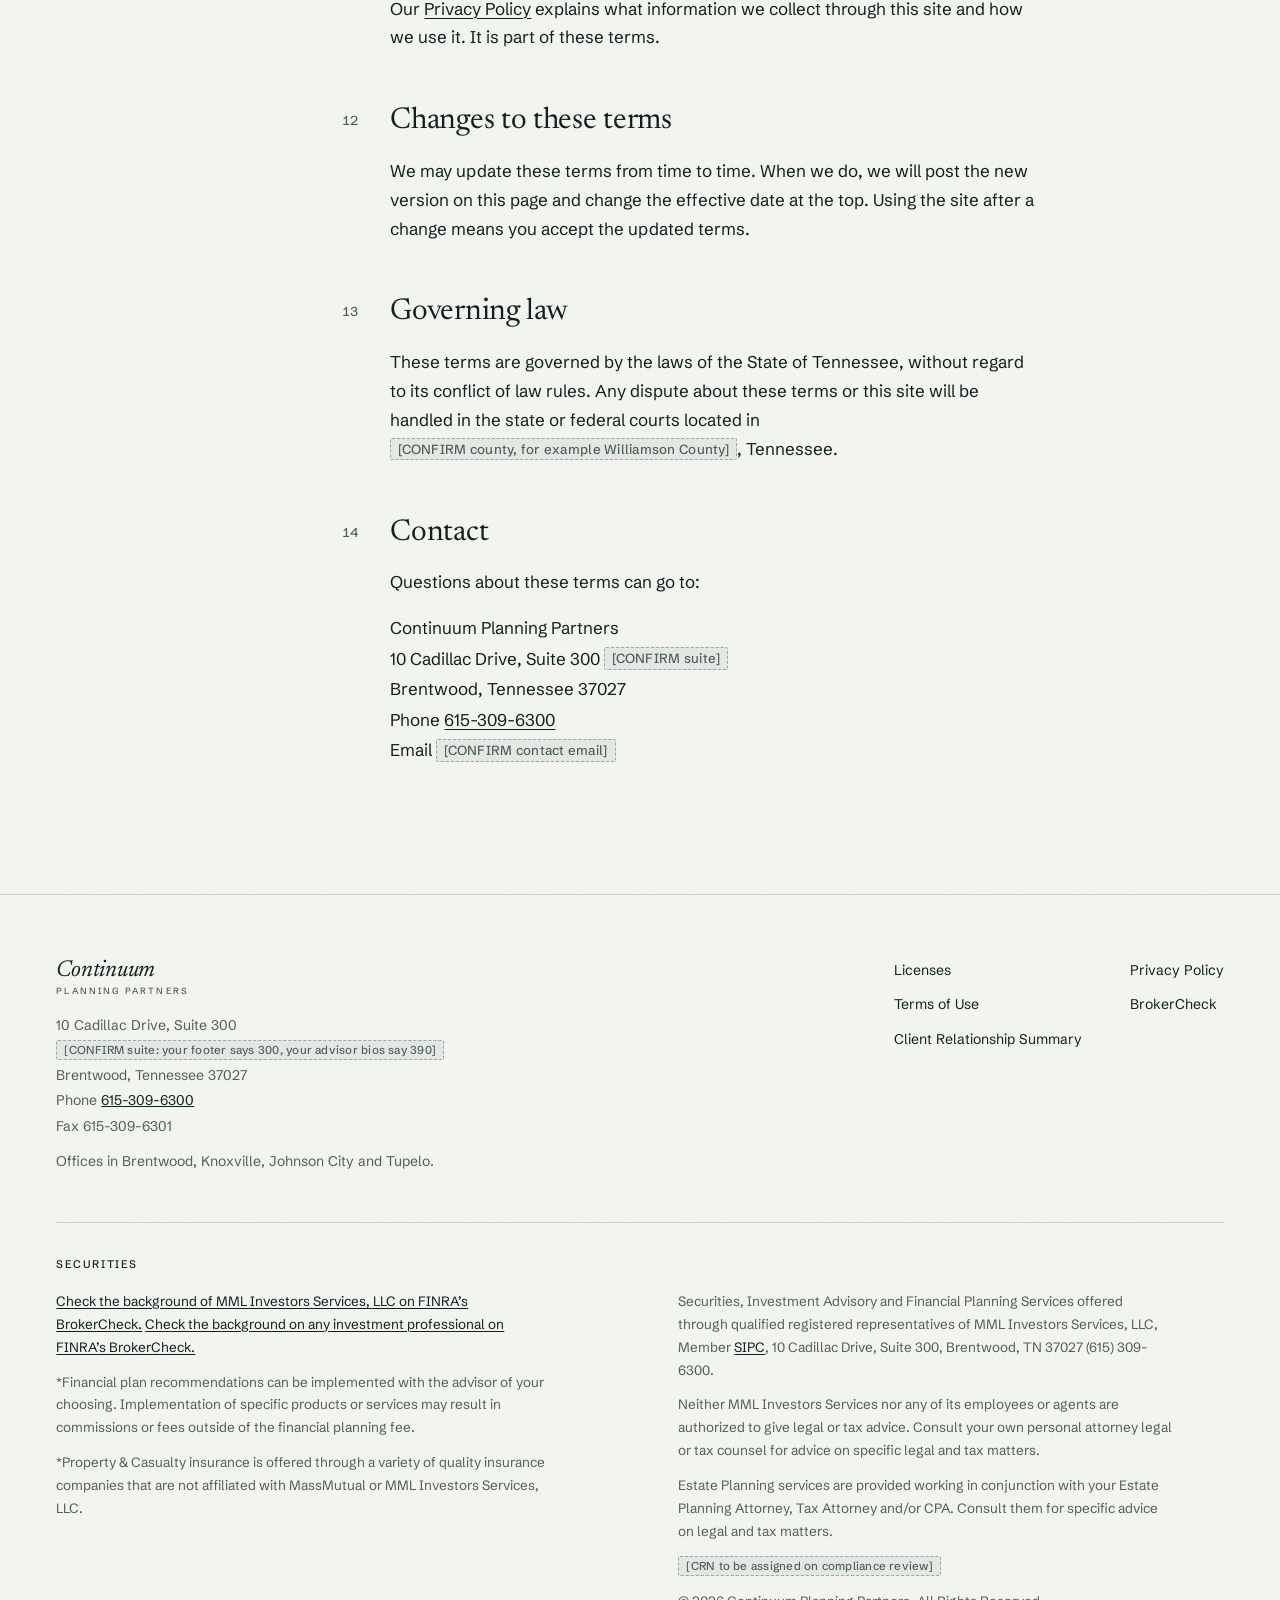
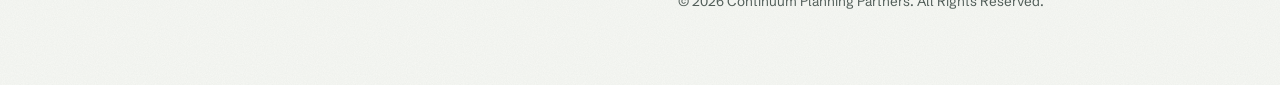
<file: 8b/terms.html>
<!doctype html>
<html lang="en">
<head>
<meta charset="utf-8">
<meta name="viewport" content="width=device-width, initial-scale=1">
<meta name="robots" content="noindex, nofollow">
<link rel="icon" href="favicon.svg" type="image/svg+xml">
<title>Terms of Use (draft) · Continuum Planning Partners</title>
<link rel="preconnect" href="https://fonts.googleapis.com">
<link rel="preconnect" href="https://fonts.gstatic.com" crossorigin>
<link href="https://fonts.googleapis.com/css2?family=Newsreader:ital,opsz,wght@0,6..72,300;0,6..72,400;0,6..72,500;1,6..72,300;1,6..72,400&family=Schibsted+Grotesk:wght@400;500;600&display=swap" rel="stylesheet">
<link rel="stylesheet" href="styles.css">
<link rel="stylesheet" href="legal.css">
</head>
<body class="legal-page">
<a class="skip" href="#main">Skip to content</a>

<header class="site-header is-scrolled">
  <div class="wrap header-inner">
    <a class="wordmark" href="index.html" aria-label="Continuum Planning Partners, home">
      <span class="wm-name">Continuum</span>
      <span class="wm-sub">Planning Partners</span>
    </a>
    <nav aria-label="Primary" id="site-nav">
      <ul class="nav-links">
        <li><a href="index.html#team">Advisors</a></li>
        <li><a href="index.html#pieces">The problem</a></li>
        <li><a href="index.html#approach">Approach</a></li>
        <li><a href="index.html#fit">Who it’s for</a></li>
        <li><a href="client-portal.html">Client Portal</a></li>
      </ul>
    </nav>
    <a class="nav-cta" href="index.html#call">Book a meeting</a>
    <button class="nav-toggle" type="button" aria-expanded="false" aria-controls="site-nav" data-nav-toggle><span class="nav-toggle-bars" aria-hidden="true"></span><span class="sr-only">Menu</span></button>
  </div>
</header>

<div class="draft-banner" role="note">
  <div class="wrap">
    <span class="draft-chip">Draft</span>
    <p>DRAFT for review by counsel and MassMutual/MML compliance. Not for publication.</p>
  </div>
</div>

<main id="main">
  <header class="legal-hero">
    <div class="wrap">
      <p class="runhead">Legal</p>
      <h1>Terms of Use</h1>
      <p class="legal-meta">Effective date: <span class="ph">[CONFIRM effective date]</span>. The live site has no Terms of Use page today. This is a plain-English starting draft, not legal advice.</p>
    </div>
  </header>

  <div class="wrap legal-body">
    <nav class="legal-toc" aria-label="On this page">
      <p>On this page</p>
      <ol>
        <li><a href="#acceptance">Acceptance of these terms</a></li>
        <li><a href="#informational">Information only</a></li>
        <li><a href="#relationship">No advisor-client relationship</a></li>
        <li><a href="#no-legal-tax">No legal or tax advice</a></li>
        <li><a href="#licensing">State licensing</a></li>
        <li><a href="#third-party">Third-party links and portals</a></li>
        <li><a href="#email">Email and the contact form</a></li>
        <li><a href="#ip">Intellectual property</a></li>
        <li><a href="#warranties">Disclaimer of warranties</a></li>
        <li><a href="#liability">Limitation of liability</a></li>
        <li><a href="#privacy">Privacy</a></li>
        <li><a href="#changes">Changes to these terms</a></li>
        <li><a href="#law">Governing law</a></li>
        <li><a href="#contact">Contact</a></li>
      </ol>
    </nav>

    <article class="legal-text">
      <section>
        <h2 id="acceptance"><span class="n">01</span>Acceptance of these terms</h2>
        <p>This website is operated by Continuum Planning Partners <span class="ph">[CONFIRM legal entity name]</span> (“Continuum,” “we,” “our” or “us”). By using it, you agree to these terms. If you do not agree, please do not use the site.</p>
      </section>

      <section>
        <h2 id="informational"><span class="n">02</span>Information only</h2>
        <p>Everything on this site is general information about our firm and the way we work. It is not an offer to sell, a solicitation of an offer to buy, or a recommendation of any security, insurance product or other financial product or service.</p>
        <p>Nothing here takes your personal circumstances into account. Please do not act on anything you read on this site without speaking with a qualified professional about your own situation.</p>
      </section>

      <section>
        <h2 id="relationship"><span class="n">03</span>No advisor-client relationship</h2>
        <p>Using this site, reading its content or sending us a message does not make you a client and does not create an advisor-client relationship. That relationship begins only when you and Continuum sign a written agreement <span class="ph">[CONFIRM: engagement agreement name]</span>.</p>
      </section>

      <section>
        <h2 id="no-legal-tax"><span class="n">04</span>No legal or tax advice</h2>
        <p>Continuum does not give legal or tax advice through this site. Neither MML Investors Services nor any of its employees or agents are authorized to give legal or tax advice. For legal and tax matters, please consult your own attorney or tax professional.</p>
      </section>

      <section>
        <h2 id="licensing"><span class="n">05</span>State licensing</h2>
        <p>Our professionals are licensed or registered only in certain states, and the products and services described on this site may not be available everywhere. We cannot communicate with, or respond to requests from, people who live in states where we are not licensed. See our <a href="licenses.html">Licenses</a> page for the current list.</p>
      </section>

      <section>
        <h2 id="third-party"><span class="n">06</span>Third-party links and portals</h2>
        <p>This site links to websites and client portals that we do not control, including Investor360 and Envestnet <span class="ph">[CONFIRM current portal list]</span>, as well as FINRA BrokerCheck and SIPC. These services have their own terms and privacy policies. We are not responsible for their content, availability or security, and a link is not an endorsement.</p>
      </section>

      <section>
        <h2 id="email"><span class="n">07</span>Email and the contact form</h2>
        <p>Please do not use email or the contact form on this site for anything time-sensitive. We cannot accept trading instructions, orders to buy or sell securities, or requests to move money this way, and any such message will not be acted on.</p>
        <p>Email and web forms are not a secure way to send sensitive information. Please do not include account numbers, Social Security numbers, passwords, or health or financial details. If you need to share sensitive information, call us and we will arrange a secure method.</p>
        <p>Messages may be reviewed and kept by us and by MML Investors Services, LLC as required by industry regulations <span class="ph">[CONFIRM retention and supervision wording with compliance]</span>.</p>
      </section>

      <section>
        <h2 id="ip"><span class="n">08</span>Intellectual property</h2>
        <p>The text, design, photographs, graphics and other content on this site belong to Continuum or are used with permission. You may view and print pages for your own personal, non-commercial use. You may not copy, republish, change or sell any of it without our written permission. Third-party names and marks belong to their owners <span class="ph">[CONFIRM MassMutual trademark wording]</span>.</p>
      </section>

      <section>
        <h2 id="warranties"><span class="n">09</span>Disclaimer of warranties</h2>
        <p>We work to keep the site accurate and up to date, but it is provided “as is” and “as available.” We make no promises, express or implied, that the content is complete, current or error-free, or that the site will be uninterrupted or free of viruses or other harmful code. To the extent the law allows, we disclaim all warranties, including warranties of merchantability, fitness for a particular purpose and non-infringement.</p>
      </section>

      <section>
        <h2 id="liability"><span class="n">10</span>Limitation of liability</h2>
        <p>To the fullest extent the law allows, Continuum, MML Investors Services, LLC and their affiliates, officers, employees and agents are not liable for any direct, indirect, incidental or consequential loss that comes from using, or being unable to use, this site or anything on it. Some states do not allow certain limits on liability, so parts of this section may not apply to you.</p>
      </section>

      <section>
        <h2 id="privacy"><span class="n">11</span>Privacy</h2>
        <p>Our <a href="privacy.html">Privacy Policy</a> explains what information we collect through this site and how we use it. It is part of these terms.</p>
      </section>

      <section>
        <h2 id="changes"><span class="n">12</span>Changes to these terms</h2>
        <p>We may update these terms from time to time. When we do, we will post the new version on this page and change the effective date at the top. Using the site after a change means you accept the updated terms.</p>
      </section>

      <section>
        <h2 id="law"><span class="n">13</span>Governing law</h2>
        <p>These terms are governed by the laws of the State of Tennessee, without regard to its conflict of law rules. Any dispute about these terms or this site will be handled in the state or federal courts located in <span class="ph">[CONFIRM county, for example Williamson County]</span>, Tennessee.</p>
      </section>

      <section>
        <h2 id="contact"><span class="n">14</span>Contact</h2>
        <p>Questions about these terms can go to:</p>
        <address>Continuum Planning Partners<br>10 Cadillac Drive, Suite 300 <span class="ph">[CONFIRM suite]</span><br>Brentwood, Tennessee 37027<br>Phone <a href="tel:+16153096300">615-309-6300</a><br>Email <span class="ph">[CONFIRM contact email]</span></address>
      </section>
    </article>
  </div>
</main>

<!-- footer:start -->
<footer class="site-footer">
  <div class="wrap">
    <div class="footer-grid">
      <div class="footer-brand">
        <a class="wordmark" href="index.html" aria-label="Continuum Planning Partners, home">
          <span class="wm-name">Continuum</span>
          <span class="wm-sub">Planning Partners</span>
        </a>
        <p>10 Cadillac Drive, Suite 300 <span class="ph">[CONFIRM suite: your footer says 300, your advisor bios say 390]</span><br>Brentwood, Tennessee 37027<br>Phone <a href="tel:+16153096300">615-309-6300</a><br>Fax 615-309-6301</p>
        <p>Offices in Brentwood, Knoxville, Johnson City and Tupelo.</p>
      </div>
      <nav class="footer-links" aria-label="Legal">
        <a href="licenses.html">Licenses</a>
        <a href="privacy.html">Privacy Policy</a>
        <a href="terms.html">Terms of Use</a>
        <a href="http://brokercheck.finra.org/" target="_blank" rel="noopener">BrokerCheck<span class="sr-only"> (opens in a new tab)</span></a>
        <a href="https://compass.massmutual.com/api/public/assets/file/blt3e72bd07ab10cfcb" target="_blank" rel="noopener">Client Relationship Summary<span class="sr-only"> (opens in a new tab)</span></a>
      </nav>
    </div>

    <div class="disclosure" aria-label="Securities disclosures" role="region">
      <p class="disclosure-head">Securities</p>
      <p><a href="http://brokercheck.finra.org/" target="_blank" rel="noopener">Check the background of MML Investors Services, LLC on FINRA’s BrokerCheck.</a> <a href="http://brokercheck.finra.org/" target="_blank" rel="noopener">Check the background on any investment professional on FINRA’s BrokerCheck.</a></p>
      <p>*Financial plan recommendations can be implemented with the advisor of your choosing. Implementation of specific products or services may result in commissions or fees outside of the financial planning fee.</p>
      <p>*Property &amp; Casualty insurance is offered through a variety of quality insurance companies that are not affiliated with MassMutual or MML Investors Services, LLC.</p>
      <p>Securities, Investment Advisory and Financial Planning Services offered through qualified registered representatives of MML Investors Services, LLC, Member <a href="https://www.sipc.org/" target="_blank" rel="noopener">SIPC</a>, 10 Cadillac Drive, Suite 300, Brentwood, TN 37027 (615) 309-6300.</p>
      <!-- COMPLIANCE FLAG: the live site reads "Neither MML Investors Services [or MM if appropriate] nor ...".
           That is an unfilled template bracket. It is removed here; compliance must confirm the final wording. -->
      <p>Neither MML Investors Services nor any of its employees or agents are authorized to give legal or tax advice. Consult your own personal attorney legal or tax counsel for advice on specific legal and tax matters.</p>
      <p>Estate Planning services are provided working in conjunction with your Estate Planning Attorney, Tax Attorney and/or CPA. Consult them for specific advice on legal and tax matters.</p>
      <p><span class="ph">[CRN to be assigned on compliance review]</span></p>
      <p>© 2026 Continuum Planning Partners. All Rights Reserved.</p>
    </div>
  </div>
</footer>
<!-- footer:end -->
<script src="nav.js"></script>
<script src="review.js" defer></script>
<script src="https://advisor-studio.vercel.app/w.js" data-studio-token="OKvc8A2YCdLb_j8XWvzJbTgz9_wDtTT13boTO0DGlcg" defer></script>
</body>
</html>
</file>
<file: styles.css>
:root {
  --chalk: #F7F8F4;
  --mist: #E7ECE8;
  --pine: #10201C;
  --pewter: #535F5A;
  --cobalt: #3F5FE7;

  --rule: rgba(16, 32, 28, 0.14);
  --rule-light: rgba(231, 236, 232, 0.16);

  --serif: "Newsreader", "Iowan Old Style", Georgia, serif;
  --sans: "Schibsted Grotesk", "Helvetica Neue", Arial, sans-serif;

  --pad: clamp(22px, 4.4vw, 64px);
  --max: 1440px;
  --edge: max(var(--pad), calc((100vw - var(--max)) / 2 + var(--pad)));
  --ease: cubic-bezier(.2, .7, .1, 1);
  --grain: url("data:image/svg+xml,%3Csvg xmlns='http://www.w3.org/2000/svg' width='220' height='220'%3E%3Cfilter id='n'%3E%3CfeTurbulence type='fractalNoise' baseFrequency='.9' numOctaves='2' stitchTiles='stitch'/%3E%3CfeColorMatrix values='0 0 0 0 0.06 0 0 0 0 0.12 0 0 0 0 0.11 0 0 0 .9 0'/%3E%3C/filter%3E%3Crect width='100%25' height='100%25' filter='url(%23n)'/%3E%3C/svg%3E");
  /* "Herringbone - 1" from pattern.monster, MIT License, Copyright (c) 2020 - 2023 pattern.monster */
  --herring: url("data:image/svg+xml,%3Csvg xmlns='http://www.w3.org/2000/svg' viewBox='0 0 40 20'%3E%3Cpath d='M40 0L20-10V0l20 10zm0 10L20 0v10l20 10zm0 10L20 10v10l20 10zM0 20l20-10v10L0 30zm0-10L20 0v10L0 20zM0 0l20-10V0L0 10z' fill='none' stroke='%2310201C' stroke-opacity='.08' stroke-width='.5'/%3E%3C/svg%3E") 0 0 / 80px 40px;
  --herring-dark: url("data:image/svg+xml,%3Csvg xmlns='http://www.w3.org/2000/svg' viewBox='0 0 40 20'%3E%3Cpath d='M40 0L20-10V0l20 10zm0 10L20 0v10l20 10zm0 10L20 10v10l20 10zM0 20l20-10v10L0 30zm0-10L20 0v10L0 20zM0 0l20-10V0L0 10z' fill='none' stroke='%23E7ECE8' stroke-opacity='.06' stroke-width='.5'/%3E%3C/svg%3E") 0 0 / 80px 40px;
  /* "Diamonds - 17" from pattern.monster, used under Continuum's paid Pattern Monster commercial licence */
  --diamonds: url("data:image/svg+xml,%3Csvg%20xmlns%3D'http%3A%2F%2Fwww.w3.org%2F2000%2Fsvg'%20viewBox%3D'0%200%2060%2060'%3E%3Cg%20fill%3D'%2310201C'%20fill-opacity%3D'.06'%3E%3Cpath%20d%3D'M6.13-.002.005%206.125v1.059L6.59%2013.77l.013-.014%2016.243%2016.24L6.617%2046.23.535%2040.15l10.147-10.153L.004%2019.318v1.037l9.644%209.641-9.646%209.65v1.03L12.73%2053.402l-6.082%206.082-6.127-6.127.014-.015-.533-.531v1.06l6.127%206.127h1.055l6.586-6.584-.012-.012%2016.246-16.246L46.236%2053.39l-6.082%206.082-10.15-10.15-10.68%2010.677h1.033l9.647-9.644%209.646%209.644h1.034l12.722-12.723%206.082%206.082-6.125%206.125-.013-.011-.528.527h1.057l6.123-6.123V52.81l-6.58-6.58-.016.015L37.16%2029.996%2053.393%2013.77l6.082%206.082-10.15%2010.144%2010.677%2010.678v-1.031l-9.647-9.647%209.647-9.64v-1.038L47.279%206.596%2053.361.514l6.13%206.127-.016.013.527.53V6.123L53.879-.002h-1.057l-6.586%206.586.014.012-16.244%2016.246L13.77%206.607l6.082-6.08%2010.153%2010.15L40.684-.001H39.65l-9.646%209.647-9.647-9.647h-1.03L6.601%2012.723.52%206.64%206.646.514l.012.013.528-.529H6.13zm7.114%207.113%2016.76%2016.76%2016.762-16.76%206.127%206.127-16.764%2016.758%2016.764%2016.762-6.127%206.127-16.76-16.76-16.762%2016.76-6.127-6.127%2016.758-16.762L7.117%2013.238l6.127-6.127z'%2F%3E%3C%2Fg%3E%3C%2Fsvg%3E") 0 0 / 72px 72px;
}

*, *::before, *::after { box-sizing: border-box; }
html { -webkit-text-size-adjust: 100%; scroll-behavior: smooth; scroll-padding-top: 80px; }

body {
  position: relative;
  margin: 0;
  background: var(--chalk);
  color: var(--pine);
  font-family: var(--sans);
  font-size: 18px;
  line-height: 1.6;
  -webkit-font-smoothing: antialiased;
  text-rendering: optimizeLegibility;
  overflow-x: hidden;
}
body::after {
  content: ""; position: absolute; inset: 0; pointer-events: none; z-index: 90;
  opacity: .06; mix-blend-mode: multiply; background-image: var(--grain);
}

img, video { display: block; max-width: 100%; }
a { color: inherit; }
p { margin: 0; }
ul, ol { margin: 0; padding: 0; list-style: none; }
figure { margin: 0; }
h1, h2, h3 { margin: 0; font-weight: inherit; }
button { font: inherit; color: inherit; background: none; border: 0; padding: 0; cursor: pointer; }

.wrap { width: 100%; max-width: var(--max); margin: 0 auto; padding: 0 var(--pad); }

.skip {
  position: absolute; left: 12px; top: -60px; z-index: 200;
  background: var(--pine); color: var(--chalk); padding: 10px 16px; text-decoration: none;
  transition: top .2s var(--ease);
}
.skip:focus { top: 12px; }

:focus-visible { outline: 2px solid var(--cobalt); outline-offset: 4px; border-radius: 1px; }
.hero :focus-visible, .pieces :focus-visible, .story :focus-visible, .call :focus-visible,
.notfit :focus-visible, .lightbox :focus-visible, .site-header:not(.is-scrolled):not(.is-open) :focus-visible { outline-color: var(--chalk); }

/* ---------- Type ---------- */

.h2 {
  font-family: var(--serif); font-weight: 300;
  font-size: clamp(36px, 4.4vw, 66px); line-height: 1.02; letter-spacing: -0.022em;
  max-width: 17ch;
}
.h2-light { color: var(--chalk); }
.h3 { font-family: var(--serif); font-weight: 400; font-size: clamp(28px, 2.6vw, 38px); line-height: 1.08; letter-spacing: -0.015em; }

.eyebrow, .runhead, .fit-label, .vellum-label, .hero-foot, .play-meta, .lightbox-title, .nav-cta {
  font-family: var(--sans); font-size: 12px; font-weight: 500; letter-spacing: .14em; text-transform: uppercase;
}
.eyebrow, .runhead { color: var(--pewter); margin-bottom: 26px; display: flex; align-items: center; gap: 14px; }
.runhead::before { content: ""; width: 28px; height: 1px; background: currentColor; opacity: .7; }
.runhead-light, .eyebrow-light { color: rgba(231, 236, 232, .78); }

.body-l { font-size: clamp(18px, 1.3vw, 20px); line-height: 1.65; max-width: 38em; color: var(--pewter); }
.light-muted { color: rgba(231, 236, 232, .82); }

.ph {
  display: inline-block; font-family: var(--sans); font-size: .78em; font-weight: 500; letter-spacing: .02em;
  line-height: 1.4; color: var(--pewter); background: var(--mist);
  border: 1px dashed rgba(102, 115, 110, .55); padding: 1px 7px; border-radius: 2px;
  vertical-align: .08em; font-style: normal; text-transform: none;
}
.ph-dark { color: rgba(231, 236, 232, .74); background: rgba(231, 236, 232, .07); border-color: rgba(231, 236, 232, .32); }
.img-flag { position: absolute; left: 14px; top: 14px; z-index: 5; pointer-events: none; }
.img-flag .ph { font-size: 11px; color: var(--chalk); background: rgba(16, 30, 26, .72); border-color: rgba(231, 236, 232, .5); }
.img-flag-section { left: auto; right: var(--edge, 24px); top: 104px; }
.story .img-flag-section { top: 24px; }

/* Review build only: injected by review.js */
.review-pill {
  position: fixed; left: 16px; bottom: 16px; z-index: 60; display: flex; align-items: center; gap: 6px;
  max-width: min(400px, calc(100vw - 32px)); padding: 9px 6px 9px 16px; border-radius: 999px;
  background: var(--pine); color: var(--chalk); font-size: 12.5px; line-height: 1.35;
  box-shadow: 0 10px 30px -12px rgba(16, 32, 28, .5);
}
.review-pill strong { font-weight: 600; }
.review-pill-tag { font-weight: 500; color: rgba(231, 236, 232, .8); }
.review-pill-close {
  flex: none; width: 30px; height: 30px; border: 0; border-radius: 50%; background: transparent; color: inherit;
  font: inherit; font-size: 18px; line-height: 1; cursor: pointer;
}
.review-pill-close:hover { background: rgba(231, 236, 232, .14); }
.review-pill-close:focus-visible { outline: 2px solid var(--chalk); outline-offset: 1px; }
@media (max-width: 900px) { .review-pill { left: 10px; bottom: 10px; max-width: calc(100vw - 20px); border-radius: 18px; font-size: 12px; } }

/* ---------- Buttons ---------- */

.btn {
  --bg: var(--pine); --fg: var(--chalk); --fill: var(--cobalt); --fill-fg: var(--chalk);
  position: relative; display: inline-flex; align-items: center; gap: 14px;
  padding: 19px 26px; background: var(--bg); color: var(--fg);
  font-family: var(--sans); font-size: 15px; font-weight: 500; letter-spacing: .01em;
  text-decoration: none; border-radius: 2px; overflow: hidden; isolation: isolate;
  transition: color .35s var(--ease);
}
.btn::before {
  content: ""; position: absolute; inset: 0; z-index: -1; background: var(--fill);
  transform: scaleX(0); transform-origin: left; transition: transform .5s var(--ease);
}
.btn:hover::before, .btn:focus-visible::before { transform: scaleX(1); }
.btn:hover, .btn:focus-visible { color: var(--fill-fg); }
.btn .arrow { display: inline-block; transition: transform .45s var(--ease); }
.btn:hover .arrow { transform: translateX(4px); }
.btn-cobalt { --bg: var(--cobalt); --fg: #fff; --fill: var(--chalk); --fill-fg: var(--pine); }
.btn-light { --bg: var(--chalk); --fg: var(--pine); }

/* ---------- Photography: one grade, one grain ---------- */

.photo { position: relative; overflow: hidden; background: var(--pine); isolation: isolate; }
.photo img { width: 100%; height: 100%; object-fit: cover; filter: saturate(.74) contrast(1.04) brightness(.97); }
.photo::before {
  content: ""; position: absolute; inset: 0; z-index: 1; pointer-events: none;
  background: linear-gradient(180deg, rgba(16, 32, 28, .06), rgba(16, 32, 28, .2));
  mix-blend-mode: multiply;
}
.photo::after {
  content: ""; position: absolute; inset: 0; z-index: 2; pointer-events: none;
  background-image: var(--grain); opacity: .16; mix-blend-mode: soft-light;
}

.frame { position: relative; isolation: isolate; }
.frame::before {
  content: ""; position: absolute; z-index: -1;
  inset: 9% -5% -5% 9%;
  background: var(--mist);
}
.frame-pine::before { background: var(--pine); }

.js .wipe { clip-path: inset(100% 0 0 0); transition: clip-path 1.3s var(--ease); }
.js .wipe img { transform: scale(1.12); transition: transform 1.8s var(--ease); }
.js .reveal.wipe, .js .reveal.wipe.is-in { opacity: 1; transform: none; transition: clip-path 1.3s var(--ease); }
.js .wipe.is-in { clip-path: inset(0 0 0 0); }
.js .wipe.is-in img { transform: scale(1); }

/* ---------- Header ---------- */

.site-header {
  position: fixed; top: 0; left: 0; right: 0; z-index: 50; color: var(--chalk);
  transition: background .4s var(--ease), color .4s var(--ease), box-shadow .4s var(--ease), transform .5s var(--ease);
}
.site-header.is-scrolled { background: rgba(247, 248, 244, .95); color: var(--pine); box-shadow: 0 1px 0 var(--rule); }
.site-header.is-hidden { transform: translateY(-100%); }
.header-inner { display: grid; grid-template-columns: 1fr auto 1fr; align-items: center; height: 76px; gap: 24px; }

.wordmark { display: inline-flex; flex-direction: column; gap: 4px; text-decoration: none; color: inherit; white-space: nowrap; justify-self: start; }
.wm-name { font-family: var(--serif); font-size: 23px; font-weight: 400; letter-spacing: -0.01em; font-style: italic; line-height: 1; }
.wm-sub { font-size: 9px; letter-spacing: .24em; text-transform: uppercase; font-weight: 500; opacity: .72; line-height: 1; }

.nav-links { display: flex; gap: 34px; }
.nav-links a { font-size: 14px; text-decoration: none; position: relative; padding: 6px 0; opacity: .9; }
.nav-links a::after, .nav-cta::after {
  content: ""; position: absolute; left: 0; right: 0; bottom: 0; height: 1px; background: currentColor;
  transform: scaleX(0); transform-origin: right; transition: transform .45s var(--ease);
}
.nav-links a:hover::after, .nav-links a:focus-visible::after { transform: scaleX(1); transform-origin: left; }
.nav-cta { justify-self: end; position: relative; text-decoration: none; padding: 6px 0; font-size: 11.5px; }
.nav-cta::after { transform: scaleX(1); transform-origin: left; }
.nav-cta:hover::after { transform: scaleX(.35); }

/* phone menu: shown at 900px and below (nav.js) */
.nav-toggle { display: none; width: 40px; height: 40px; margin-right: -10px; place-items: center; }
.nav-toggle-bars { position: relative; width: 20px; height: 7px; }
.nav-toggle-bars::before, .nav-toggle-bars::after {
  content: ""; position: absolute; left: 0; right: 0; height: 1px; background: currentColor;
  transition: transform .35s var(--ease);
}
.nav-toggle-bars::before { top: 0; }
.nav-toggle-bars::after { bottom: 0; }
.site-header.is-open .nav-toggle-bars::before { transform: translateY(3px) rotate(45deg); }
.site-header.is-open .nav-toggle-bars::after { transform: translateY(-3px) rotate(-45deg); }

/* ---------- Hero ---------- */

.hero {
  position: relative; height: 100vh; height: 100svh; min-height: 680px; max-height: 1080px;
  overflow: hidden; background: var(--pine); color: var(--chalk);
}
.hero-media { position: absolute; inset: -6% 0; will-change: transform; }
.hero-poster, .hero-video { position: absolute; inset: 0; width: 100%; height: 100%; object-fit: cover; object-position: 50% 55%; }
.hero-poster { filter: saturate(.7) contrast(1.05); animation: settle 2.6s var(--ease) both; }
.hero-video { opacity: 0; transition: opacity 1.2s var(--ease); }
.hero-video.is-playing { opacity: 1; }
.hero-shade {
  position: absolute; inset: 0; pointer-events: none;
  background:
    linear-gradient(90deg, rgba(10, 20, 17, .82) 0%, rgba(10, 20, 17, .5) 38%, rgba(10, 20, 17, .08) 72%),
    linear-gradient(0deg, rgba(10, 20, 17, .78) 0%, rgba(10, 20, 17, 0) 48%),
    linear-gradient(180deg, rgba(10, 20, 17, .45) 0%, rgba(10, 20, 17, 0) 18%);
}
.hero-shade::after { content: ""; position: absolute; inset: 0; background-image: var(--grain); opacity: .2; mix-blend-mode: soft-light; }
@keyframes settle { from { transform: scale(1.07); opacity: 0; } to { transform: scale(1); opacity: 1; } }

.hero-content {
  position: absolute; left: 0; right: 0; bottom: 0; margin: 0 auto;
  display: grid; grid-template-columns: minmax(0, 1fr) minmax(260px, 340px); gap: 6vw; align-items: end;
  padding-bottom: clamp(72px, 11vh, 120px);
}
.hero-title {
  font-family: var(--serif); font-weight: 300; color: var(--chalk);
  font-size: clamp(56px, 7.6vw, 122px); line-height: .9; letter-spacing: -0.035em;
}
.hero-title .l { display: block; white-space: nowrap; }
.hero-title .turn { font-style: italic; margin-left: .5em; color: #E1E8E3; }
.hero-aside p { color: rgba(247, 248, 244, .9); font-size: 17.5px; line-height: 1.55; margin-bottom: 28px; }
.hero-foot {
  position: absolute; left: 0; right: 0; bottom: 26px; margin: 0 auto;
  display: flex; color: rgba(247, 248, 244, .72); font-size: 11.5px;
}
.hero-foot span + span::before { content: "/"; margin: 0 14px; opacity: .6; }

/* ---------- Decision panels, and the shared rail (team) ---------- */

.decision { padding: clamp(96px, 12vw, 170px) 0 clamp(80px, 9vw, 130px); }
.decision-head { display: grid; grid-template-columns: repeat(12, 1fr); column-gap: 24px; align-items: end; margin-bottom: clamp(48px, 5vw, 72px); }
.decision-head > div:first-child { grid-column: 1 / span 7; }
.decision-side { grid-column: 9 / span 4; }
.decision-side .body-l { font-size: 18px; margin-bottom: 28px; }

.rail-controls { display: flex; align-items: center; gap: 16px; }
.rail-btn {
  width: 46px; height: 46px; border: 1px solid rgba(16, 32, 28, .3); border-radius: 50%;
  font-size: 17px; display: grid; place-items: center;
  transition: background .3s var(--ease), color .3s var(--ease), border-color .3s;
}
.rail-btn:hover { background: var(--pine); color: var(--chalk); border-color: var(--pine); }
.rail-btn:disabled { opacity: .3; pointer-events: none; }
.rail-progress { flex: 1; height: 1px; background: var(--rule); position: relative; }
.rail-progress span { position: absolute; left: 0; top: -0.5px; height: 2px; width: 30%; background: var(--pine); transition: width .3s var(--ease), left .3s var(--ease); }

.rail {
  overflow-x: auto; overscroll-behavior-x: contain; scroll-snap-type: x mandatory;
  scroll-padding-left: var(--edge); scrollbar-width: none; outline-offset: -4px;
}
.rail::-webkit-scrollbar { display: none; }
.rail-track { display: flex; gap: clamp(20px, 2.2vw, 32px); padding: 0 var(--edge) 64px; width: max-content; }

/* all four panels in view, no rail */
.decision .wrap { max-width: 1680px; }
.decision-grid { display: grid; grid-template-columns: repeat(4, 1fr); gap: clamp(20px, 2vw, 36px); align-items: start; }
.panel { position: relative; }
.panel:nth-child(even) { margin-top: 56px; }
.panel .photo { aspect-ratio: 3 / 4; }
.panel:nth-child(2) .photo img { object-position: 70% 50%; }
.panel:nth-child(3) .photo img { object-position: 62% 50%; }
.panel-card {
  position: relative; z-index: 3; margin: -56px 22px 0;
  background: var(--chalk); padding: 24px 26px 26px;
  box-shadow: 0 30px 60px -36px rgba(16, 32, 28, .45);
}
.panel-num { font-family: var(--serif); font-style: italic; color: var(--pewter); font-size: 16px; }
.panel-title { font-family: var(--serif); font-weight: 300; font-size: clamp(28px, 2.3vw, 42px); line-height: 1.05; letter-spacing: -0.02em; margin: 4px 0 10px; }
.panel-card p { color: var(--pewter); font-size: clamp(16px, 1.1vw, 17.5px); line-height: 1.5; }
.panel .photo img { transition: transform 1.2s var(--ease), filter .6s; }
@media (hover: hover) { .panel:hover .photo img { transform: scale(1.04); } }

/* ---------- Pieces (vellum sheets) ---------- */

.pieces {
  position: relative; isolation: isolate; color: var(--chalk); overflow: hidden;
  background:
    radial-gradient(60% 50% at 50% 58%, rgba(63, 95, 231, .07), rgba(16, 32, 28, 0) 70%),
    radial-gradient(90% 70% at 20% 0%, #1A302A, rgba(16, 32, 28, 0) 60%),
    var(--pine);
  padding: clamp(96px, 11vw, 160px) 0 clamp(88px, 10vw, 140px);
}
.pieces::before {
  content: ""; position: absolute; inset: 0; z-index: -1; pointer-events: none; background: var(--herring-dark);
  -webkit-mask-image: linear-gradient(to bottom, #000 20%, transparent 55%);
  mask-image: linear-gradient(to bottom, #000 20%, transparent 55%);
}
.pieces-head { display: grid; grid-template-columns: repeat(12, 1fr); column-gap: 24px; }
.pieces-head .runhead { grid-column: 1 / -1; }
.pieces-head .h2 { grid-column: 1 / span 6; max-width: 13ch; }
.pieces-head .body-l { grid-column: 8 / span 5; align-self: end; }

.mark-source { position: absolute; width: 0; height: 0; overflow: hidden; visibility: hidden; }

/* sheets share the mark's 640 x 440 proportion */
.stage { --w: min(400px, 27.5vw); --h: calc(var(--w) * .6875); position: relative; height: calc(var(--h) + 150px); margin-top: clamp(56px, 7vw, 100px); }
.sheets { position: absolute; left: 50%; top: 56px; width: var(--w); height: var(--h); transform: translateX(-50%); }
/* each sheet thins and its shadow softens as they stack, so five layers still read as vellum */
.sheet {
  position: absolute; inset: 0;
  background: linear-gradient(160deg, rgba(231, 236, 232, calc(.085 - var(--p, 0) * .045)), rgba(231, 236, 232, calc(.035 - var(--p, 0) * .018)));
  border: 1px solid rgba(231, 236, 232, .2); border-radius: 2px;
  box-shadow: 0 22px 44px -30px rgba(0, 0, 0, calc(.5 - var(--p, 0) * .4));
  will-change: transform;
}
/* edges of the sheets underneath, shown once the stack has joined */
.sheets::before, .sheets::after {
  content: ""; position: absolute; inset: 0; border: 1px solid rgba(231, 236, 232, .13); border-radius: 2px;
  opacity: var(--joined, 0); pointer-events: none; z-index: -1;
}
.sheets::before { transform: translate(calc(var(--joined, 0) * 4px), calc(var(--joined, 0) * 4px)); }
.sheets::after { transform: translate(calc(var(--joined, 0) * 8px), calc(var(--joined, 0) * 8px)); opacity: calc(var(--joined, 0) * .6); }
/* registration marks: they line up exactly when the sheets are stacked */
.sheet::before, .sheet::after {
  content: ""; position: absolute; width: 14px; height: 14px; opacity: calc(.4 + var(--joined, 0) * .45);
  background: linear-gradient(rgba(231, 236, 232, .7), rgba(231, 236, 232, .7)) center / 1px 100% no-repeat,
              linear-gradient(rgba(231, 236, 232, .7), rgba(231, 236, 232, .7)) center / 100% 1px no-repeat;
}
.sheet::before { left: 12px; top: 12px; }
.sheet::after { right: 12px; top: 12px; }
.sheet .tab {
  --gap: 4px;
  position: absolute; bottom: 100%;
  width: calc((100% - 4 * var(--gap)) / 5);
  left: calc(var(--i) * ((100% - 4 * var(--gap)) / 5 + var(--gap)));
  text-align: center; white-space: nowrap; overflow: hidden; text-overflow: clip;
  font-size: 11.5px; letter-spacing: .03em; font-weight: 500; color: rgba(231, 236, 232, .8);
  padding: 5px 2px 4px;
  background: rgba(231, 236, 232, .05);
  border: 1px solid rgba(231, 236, 232, .16); border-bottom: 0; border-radius: 3px 3px 0 0;
}
.sheet svg { position: absolute; inset: 0; width: 100%; height: 100%; overflow: visible; }
/* the outline fades as the fill comes in, so the letters' inner contour lines don't show as seams */
.piece { fill: none; stroke: var(--mist); stroke-width: 2.8; stroke-linecap: round; stroke-linejoin: round; opacity: calc(1 - var(--joined, 0)); }
.mark-fill { fill: var(--mist); stroke: none; opacity: calc(var(--joined, 0) * .92); }
.accent { fill: var(--cobalt); stroke: none; opacity: var(--joined, 0); }
.sees {
  position: absolute; left: 16px; bottom: 12px; max-width: 52%;
  font-family: var(--serif); font-style: italic; font-size: 16px; line-height: 1.2;
  color: rgba(231, 236, 232, .82); opacity: calc(1 - var(--p, 0) * 1.6);
}

.pieces-foot { position: relative; display: flex; flex-direction: column; align-items: center; text-align: center; gap: 16px; }
.sees-list { display: none; }
.stack-caption {
  font-family: var(--serif); font-weight: 300; font-size: clamp(22px, 1.9vw, 28px); line-height: 1.3;
  max-width: 30em; color: rgba(231, 236, 232, .86);
  opacity: calc(.42 + var(--joined, 0) * .58);
}
.stack-caption em { color: var(--chalk); }
.mark-note .ph { font-size: 11px; }

/* ---------- Signs: sticky split ---------- */

.signs { padding: clamp(96px, 12vw, 180px) 0; }
.signs-grid { display: grid; grid-template-columns: repeat(12, 1fr); column-gap: 24px; align-items: start; }
.signs-pin { grid-column: 1 / span 5; position: sticky; top: 112px; }
.signs-pin .h2 { max-width: 14ch; margin-bottom: 48px; }
.signs-photo { width: 78%; }
.signs-photo .photo { aspect-ratio: 4 / 3; }
.signs-list { grid-column: 7 / span 6; counter-reset: s; padding-top: 6px; }
.signs-list li { display: grid; grid-template-columns: 72px 1fr; padding: 40px 0 44px; transition: opacity .6s var(--ease); }
.signs-list li + li { border-top: 1px solid var(--rule); }
.js .signs-list li { opacity: .62; }
.js .signs-list li.is-active { opacity: 1; }
.s-num { font-family: var(--serif); font-style: italic; font-weight: 300; font-size: 40px; line-height: 1; color: var(--pewter); }
.s-title { font-family: var(--serif); font-size: clamp(25px, 2.3vw, 34px); line-height: 1.15; letter-spacing: -0.012em; margin-bottom: 12px; }
.s-desc { color: var(--pewter); font-size: 17px; max-width: 30em; }

/* ---------- Story video band ---------- */

.story { position: relative; height: clamp(560px, 88vh, 860px); overflow: hidden; color: var(--chalk); background: var(--pine); }
.story-media { position: absolute; inset: -8% 0; will-change: transform; }
.story-media img { width: 100%; height: 100%; object-fit: cover; object-position: 50% 45%; filter: saturate(.68) contrast(1.06); }
.story-shade {
  position: absolute; inset: 0;
  background: linear-gradient(0deg, rgba(10, 20, 17, .86) 0%, rgba(10, 20, 17, .2) 52%, rgba(10, 20, 17, .35) 100%);
}
.story-shade::after { content: ""; position: absolute; inset: 0; background-image: var(--grain); opacity: .22; mix-blend-mode: soft-light; }
.story-inner {
  position: absolute; left: 0; right: 0; bottom: 0; margin: 0 auto;
  display: flex; align-items: flex-end; justify-content: space-between; gap: 40px;
  padding-bottom: clamp(56px, 8vh, 96px);
}
.story-copy .h2 { max-width: 15ch; margin-bottom: 20px; }

.play { display: inline-flex; align-items: center; gap: 22px; text-align: left; color: var(--chalk); }
.play-disc {
  width: 104px; height: 104px; border-radius: 50%; display: grid; place-items: center;
  border: 1px solid rgba(247, 248, 244, .55); position: relative;
  transition: background .5s var(--ease), border-color .5s var(--ease), transform .6s var(--ease);
}
.play-disc svg { width: 26px; height: 26px; fill: var(--chalk); margin-left: 4px; transition: fill .4s; }
.play:hover .play-disc, .play:focus-visible .play-disc { background: var(--chalk); border-color: var(--chalk); transform: scale(1.05); }
.play:hover .play-disc svg, .play:focus-visible .play-disc svg { fill: var(--pine); }
.play-label { display: grid; gap: 6px; }
.play-main { font-family: var(--serif); font-size: 26px; font-weight: 300; line-height: 1; }
.play-meta { color: rgba(247, 248, 244, .74); font-size: 11.5px; }

/* ---------- Approach ---------- */

.approach { background: var(--mist); padding: clamp(96px, 12vw, 180px) 0 clamp(96px, 11vw, 160px); position: relative; }
.approach-head { margin-bottom: clamp(56px, 6vw, 88px); }
.approach-head .h2 { max-width: 19ch; }

.proforma { display: grid; grid-template-columns: repeat(12, 1fr); column-gap: 24px; align-items: center; margin-bottom: clamp(100px, 11vw, 160px); }
.proforma-figure { grid-column: 1 / span 6; grid-row: 1; }
.proforma-figure .photo { aspect-ratio: 4 / 5; }
.proforma-figure .photo img { object-position: 50% 62%; }
.vellum {
  grid-column: 6 / span 7; grid-row: 1; position: relative; z-index: 2;
  background: rgba(247, 248, 244, .94);
  border: 1px solid rgba(16, 32, 28, .1);
  box-shadow: 0 50px 90px -50px rgba(16, 32, 28, .45), 0 1px 0 rgba(255, 255, 255, .6) inset;
  padding: clamp(32px, 4vw, 64px);
}
.vellum-label { color: var(--pewter); margin-bottom: 18px; font-size: 12px; }
.vellum .h3 { margin-bottom: 22px; }
.vellum .h3 .ph { font-size: 12px; vertical-align: .5em; margin-left: 4px; }
.vellum p:not(.vellum-label) { font-size: 18px; line-height: 1.65; max-width: 34em; }
.vellum p + p { margin-top: 14px; }

.pledges { display: grid; grid-template-columns: repeat(12, 1fr); column-gap: 24px; }
.pledges li { grid-column: 1 / span 4; padding-right: 32px; }
.pledges li:nth-child(2) { grid-column: 5 / span 4; margin-top: 64px; }
.pledges li:nth-child(3) { grid-column: 9 / span 4; margin-top: 128px; }
.p-num { display: block; font-family: var(--serif); font-style: italic; font-weight: 300; font-size: 68px; line-height: 1; color: var(--pewter); margin-bottom: 20px; }
.p-title { font-family: var(--serif); font-size: clamp(27px, 2.5vw, 36px); line-height: 1.12; letter-spacing: -0.015em; margin-bottom: 16px; max-width: 13em; text-wrap: balance; }
.pledges p { color: var(--pewter); font-size: clamp(17px, 1.25vw, 19px); line-height: 1.6; max-width: 24em; }

/* ---------- Planning comes first, part one: the joined bar comes apart (scroll-scrubbed via --p) ---------- */

.split { padding: clamp(110px, 12vw, 180px) 0 clamp(110px, 12vw, 170px); }
.split-head { display: grid; grid-template-columns: repeat(12, 1fr); column-gap: 24px; align-items: end; margin-bottom: clamp(56px, 6vw, 88px); }
.split-head .runhead { grid-column: 1 / -1; }
.split-head .h2 { grid-column: 1 / span 6; max-width: 14ch; }
.split-head .body-l { grid-column: 8 / span 5; }

.split-step { font-size: 12px; font-weight: 500; letter-spacing: .14em; text-transform: uppercase; opacity: .82; margin-bottom: 10px; }
.split-title { font-family: var(--serif); font-weight: 300; font-size: clamp(36px, 3.6vw, 56px); line-height: 1; letter-spacing: -0.025em; margin-bottom: 22px; }
.split-kp { font-family: var(--serif); font-size: clamp(21px, 1.8vw, 26px); line-height: 1.3; max-width: 22em; }
.split-kp strong { display: block; font-family: var(--sans); font-weight: 600; font-size: 13px; letter-spacing: .14em; text-transform: uppercase; margin-bottom: 8px; }
.split .ph { font-size: 11.5px; }
.split-foot { margin-top: 18px; font-size: 16px; color: var(--pewter); max-width: 30em; }

.split-bar {
  --p: 0;
  position: relative; display: grid; min-height: 440px;
  grid-template-columns: 1fr calc(var(--p) * 24%) 1fr;
}
.split-block { padding: clamp(40px, 4vw, 60px) clamp(32px, 3.6vw, 56px); display: flex; flex-direction: column; justify-content: flex-start; }
.split-block > * { opacity: calc((var(--p) - .55) * 2.4); }
.split-one { background: var(--pine); color: var(--chalk); border-radius: 2px 0 0 2px; }
.split-one .ph { color: rgba(231, 236, 232, .74); background: rgba(231, 236, 232, .07); border-color: rgba(231, 236, 232, .32); }
.split-one .split-foot { color: rgba(231, 236, 232, .8); }
.split-two { background: color-mix(in srgb, var(--pine) calc((1 - var(--p)) * 100%), var(--mist)); color: var(--pine); border-radius: 0 2px 2px 0; }
.split-gap {
  position: relative; overflow: hidden; display: grid; align-content: center; justify-items: center; text-align: center; padding: 0 12px;
  opacity: calc((var(--p) - .6) * 2.5);
}
.js .split-block.reveal { transform: none; }
.js .split-gap.reveal.is-in { opacity: calc((var(--p) - .6) * 2.5); }
.split-gap::before { content: ""; position: absolute; left: 50%; top: 0; bottom: 0; border-left: 1px dashed rgba(16, 32, 28, .4); z-index: -1; }
.split-gap-label {
  position: relative; background: var(--chalk); padding: 14px 4px;
  font-family: var(--serif); font-style: italic; font-size: clamp(22px, 2vw, 30px); line-height: 1.15; max-width: 7.6em;
}
.split-gap-label::before { content: ""; display: block; width: 10px; height: 10px; border-radius: 50%; background: var(--cobalt); margin: 0 auto 12px; }
.split-joined {
  position: absolute; inset: 0; display: grid; place-items: center; pointer-events: none;
  font-family: var(--serif); font-weight: 300; font-size: clamp(40px, 5vw, 76px); letter-spacing: -0.02em; color: var(--chalk);
  opacity: calc(1 - var(--p) * 2.4);
}

/* ---------- Abby's quote on Mist, between the plan and Who it's for ---------- */

.quote-band { background: var(--herring), var(--mist); padding: clamp(96px, 11vw, 160px) 0; }
.quote-band .quote { margin: 0; }
.quote-band .ph { font-size: 11.5px; }

.quote { margin: clamp(120px, 12vw, 180px) 0 0; display: grid; grid-template-columns: repeat(12, 1fr); column-gap: 24px; }
.quote blockquote { grid-column: 3 / span 8; margin: 0; }
.quote blockquote p {
  font-family: var(--serif); font-weight: 300; font-size: clamp(32px, 3.6vw, 54px); line-height: 1.1; letter-spacing: -0.02em;
  text-indent: -.42em;
}
.quote figcaption { grid-column: 3 / span 8; margin-top: 28px; display: flex; flex-wrap: wrap; align-items: center; gap: 10px; font-size: 16px; font-weight: 500; }
.quote figcaption::before { content: ""; width: 28px; height: 1px; background: var(--pine); margin-right: 4px; }

/* ---------- Fit: collage ---------- */

.fit { padding: clamp(110px, 13vw, 190px) 0 clamp(96px, 11vw, 160px); }
.fit-grid { display: grid; grid-template-columns: repeat(12, 1fr); column-gap: 24px; align-items: start; }
.collage { grid-column: 1 / span 6; grid-row: 1 / span 2; position: relative; padding-bottom: 18%; isolation: isolate; }
.collage-main { width: 76%; aspect-ratio: 3 / 4; }
.collage-inset { position: absolute; right: 0; bottom: 0; width: 46%; aspect-ratio: 3 / 4; z-index: 2; border: 10px solid var(--chalk); }
.collage-inset img { object-position: 50% 50%; }
.collage-block { position: absolute; z-index: -1; left: 14%; top: 10%; width: 74%; height: 78%; background: var(--mist); }
.fit-body { grid-column: 8 / span 5; grid-row: 1; padding-top: 32px; }
.fit-body .h2 { max-width: 14ch; margin-bottom: 44px; }
.fit-label { color: var(--pine); margin-bottom: 18px; }
.fit-list li, .notfit li {
  font-family: var(--serif); font-size: clamp(19px, 1.6vw, 23px); line-height: 1.35;
  padding: 12px 0 12px 28px; position: relative;
}
.fit-list li::before, .notfit li::before { content: "+"; position: absolute; left: 0; top: 12px; font-family: var(--sans); font-size: 16px; }
.notfit {
  grid-column: 7 / span 6; grid-row: 2; margin-top: 56px; position: relative; z-index: 3;
  background: var(--pine); color: var(--chalk); padding: clamp(32px, 3.6vw, 52px);
  box-shadow: 0 50px 80px -50px rgba(16, 32, 28, .6);
}
.notfit .fit-label { color: rgba(231, 236, 232, .74); }
.notfit li { color: rgba(231, 236, 232, .9); }
.notfit li::before { content: "\2212"; color: rgba(231, 236, 232, .74); }

/* ---------- Begin (staircase) ---------- */

.begin { background: var(--mist); padding: clamp(96px, 11vw, 160px) 0 clamp(110px, 12vw, 180px); }
.begin-grid { display: grid; grid-template-columns: repeat(12, 1fr); column-gap: 24px; }
.begin-grid > div:first-child { grid-column: 1 / span 4; position: sticky; top: 112px; align-self: start; }
.begin-grid .h2 { max-width: 9ch; }
.stair-wrap { grid-column: 5 / span 8; position: relative; }
.stair { --stair: clamp(0px, 7vw, 120px); padding-top: 8px; position: relative; }
.stair-line { position: absolute; left: 0; top: 0; width: 100%; height: 100%; overflow: visible; pointer-events: none; }
.stair-track { fill: none; stroke: var(--pine); stroke-width: 1; opacity: .16; }
.stair-drawn { fill: none; stroke: var(--pine); stroke-width: 1.5; opacity: .6; }
.stair-pulse { fill: var(--cobalt); opacity: 0; filter: blur(2.5px); }
.step { position: relative; margin-left: calc(var(--n) * var(--stair)); padding: 0 0 64px 48px; max-width: 640px; }
.step:last-child { padding-bottom: 0; }
.step-title { font-family: var(--serif); font-weight: 300; font-size: clamp(32px, 3.4vw, 50px); line-height: 1.04; letter-spacing: -0.022em; margin-bottom: 14px; position: relative; }
.step-dot {
  position: absolute; left: -48px; top: .45em; width: 13px; height: 13px; border-radius: 50%;
  background: var(--mist); border: 1px solid var(--pine);
  transition: background .7s var(--ease), border-color .7s var(--ease), box-shadow .9s var(--ease);
}
.step.is-lit .step-dot { background: var(--cobalt); border-color: var(--cobalt); }
.step.is-ping .step-dot { box-shadow: 0 0 0 8px rgba(63, 95, 231, .14); }
.step-desc { color: var(--pewter); max-width: 34em; font-size: 17.5px; }

/* ---------- Team ---------- */

.team { padding: clamp(110px, 13vw, 190px) 0 clamp(96px, 11vw, 150px); }
.team-head { display: grid; grid-template-columns: repeat(12, 1fr); grid-template-rows: auto auto 1fr; column-gap: 24px; margin-bottom: clamp(64px, 7vw, 100px); }
.team-head .runhead { grid-column: 1 / span 6; grid-row: 1; }
.team-head .h2 { grid-column: 1 / span 6; grid-row: 2; max-width: 12ch; margin-bottom: 32px; }
.team-head .body-l { grid-column: 1 / span 5; grid-row: 3; }
.team-office { grid-column: 8 / span 5; grid-row: 1 / span 3; }
.team-office::before { inset: -6% 8% 10% -6%; }
.team-office .photo { aspect-ratio: 4 / 3; }
.photo-ph {
  background:
    radial-gradient(70% 55% at 50% 34%, rgba(231, 236, 232, .16), rgba(231, 236, 232, 0) 70%),
    linear-gradient(180deg, #22362F 0%, var(--pine) 100%);
}

.team-bar { display: flex; justify-content: space-between; align-items: center; gap: 24px; margin-bottom: 36px; }
.team-count { font-size: 14px; font-weight: 500; }
.team-bar .rail-controls { width: min(360px, 40%); }
.team-track { gap: clamp(20px, 2vw, 28px); padding-bottom: 84px; }
.member { width: clamp(250px, 21vw, 304px); scroll-snap-align: start; }
.member:nth-child(even) { margin-top: 72px; }
.portrait {
  position: relative; aspect-ratio: 4 / 5; overflow: hidden; isolation: isolate;
  background:
    radial-gradient(70% 55% at 50% 34%, rgba(231, 236, 232, .16), rgba(231, 236, 232, 0) 70%),
    linear-gradient(180deg, #22362F 0%, var(--pine) 100%);
}
.portrait::after { content: ""; position: absolute; inset: 0; background-image: var(--grain); opacity: .28; mix-blend-mode: soft-light; z-index: 3; pointer-events: none; }
.portrait > img, .portrait-preview { position: absolute; inset: 0; width: 100%; height: 100%; object-fit: cover; }
.portrait-preview { opacity: 0; transition: opacity .6s var(--ease); z-index: 1; }
.member.is-previewing .portrait-preview { opacity: 1; }
.portrait-letter {
  position: absolute; left: 50%; top: 44%; transform: translate(-50%, -50%);
  font-family: var(--serif); font-weight: 300; font-size: clamp(96px, 9vw, 140px); line-height: 1; letter-spacing: -0.04em;
  color: rgba(231, 236, 232, .1); transition: color .6s var(--ease), transform .9s var(--ease);
}
.portrait-ph { position: absolute; left: 20px; bottom: 18px; z-index: 2; }
.portrait-ph .ph { font-size: 11px; }
.member:hover .portrait-letter, .member.is-previewing .portrait-letter { color: rgba(231, 236, 232, .18); transform: translate(-50%, -52%); }
.member-info { padding-top: 20px; display: grid; gap: 4px; }
.member-name { font-family: var(--serif); font-size: 24px; line-height: 1.2; }
.member-role { color: var(--pewter); font-size: 16px; }
.member-play {
  justify-self: start; margin-top: 12px; font-size: 14px; font-weight: 500;
  display: inline-flex; align-items: center; gap: 10px; padding-bottom: 3px;
  background: linear-gradient(currentColor, currentColor) 0 100% / 100% 1px no-repeat;
  transition: color .3s, background-size .45s var(--ease);
}
.member-play::before { content: ""; width: 0; height: 0; border-left: 7px solid currentColor; border-top: 4.5px solid transparent; border-bottom: 4.5px solid transparent; }
.member-play:hover { color: var(--cobalt); background-size: 0 1px; background-position: 100% 100%; }

.member-office { color: var(--pewter); font-size: 12px; font-weight: 500; letter-spacing: .14em; text-transform: uppercase; margin-bottom: 2px; }
.sr-only { position: absolute; width: 1px; height: 1px; overflow: hidden; clip: rect(0 0 0 0); white-space: nowrap; }

/* ---------- Locations ---------- */

.locations { margin-top: clamp(120px, 13vw, 190px); position: relative; isolation: isolate; }
.locations::before {
  content: ""; position: absolute; z-index: -1; pointer-events: none;
  top: calc(-1 * clamp(64px, 7vw, 110px)); bottom: 0; left: calc(50% - 50vw); right: calc(50% - 50vw);
  background: var(--diamonds); border-top: 1px solid var(--rule);
  -webkit-mask-image: linear-gradient(to bottom, #000 82%, transparent);
  mask-image: linear-gradient(to bottom, #000 82%, transparent);
}
.loc-head { display: grid; grid-template-columns: repeat(12, 1fr); column-gap: 24px; align-items: end; }
.loc-head .runhead { grid-column: 1 / -1; }
.loc-head .h2 { grid-column: 1 / span 6; max-width: 12ch; }
.loc-head .body-l { grid-column: 8 / span 5; }

.loc-grid { margin-top: clamp(56px, 6vw, 90px); }
.loc-map { background: var(--mist); padding: clamp(28px, 4vw, 64px) clamp(28px, 5vw, 96px) clamp(96px, 9vw, 130px); }
.map { position: relative; max-width: 1080px; margin: 0 auto; }
.map-art { position: absolute; inset: 0; width: 100%; height: 100%; overflow: visible; }
.map-neighbors { fill: none; stroke: var(--pine); stroke-width: .8; opacity: .2; vector-effect: non-scaling-stroke; }
.map-land { fill: rgba(247, 248, 244, .6); stroke: none; }
.map-state { fill: none; stroke: var(--pine); stroke-width: 1.2; stroke-linejoin: round; vector-effect: non-scaling-stroke; }
.map-line { fill: none; stroke: var(--pine); stroke-width: 1.6; opacity: .45; transition: opacity .4s var(--ease), stroke-width .4s var(--ease); }
.map-line.is-active { opacity: 1; stroke-width: 2.6; }
.js .loc-map .draw { stroke-dasharray: 1; stroke-dashoffset: 1; transition: stroke-dashoffset 2s var(--ease) var(--d, 0s), opacity .4s var(--ease), stroke-width .4s var(--ease); }
.js .loc-map.is-in .draw { stroke-dashoffset: 0; }
.map-state-label {
  position: absolute; transform: translate(-50%, -50%); pointer-events: none;
  font-size: 10.5px; font-weight: 500; letter-spacing: .24em; text-transform: uppercase; color: var(--pewter); opacity: .85;
}
.map-pin { position: absolute; width: 0; height: 0; color: var(--pine); text-decoration: none; }
.pin-dot {
  position: absolute; left: -7px; top: -7px; width: 14px; height: 14px; border-radius: 50%;
  background: var(--chalk); border: 2px solid var(--pine);
  transition: transform .4s var(--ease), box-shadow .5s var(--ease);
}
.is-home .pin-dot { left: -9px; top: -9px; width: 18px; height: 18px; background: var(--cobalt); border-color: var(--cobalt); }
.pin-text { position: absolute; display: grid; gap: 3px; white-space: nowrap; line-height: 1.1; text-shadow: 0 0 3px var(--mist), 0 0 6px var(--mist), 0 0 10px var(--mist); }
.pin-city { font-family: var(--serif); font-size: 20px; }
.pin-count { font-size: 11.5px; font-weight: 500; letter-spacing: .14em; text-transform: uppercase; color: var(--pewter); }
.pin-leftup .pin-text { right: 18px; bottom: 10px; text-align: right; }
.pin-left .pin-text { right: 18px; top: -18px; text-align: right; }
.pin-below .pin-text { right: 4px; top: 16px; text-align: right; }
.pin-jc .pin-text { right: -10px; bottom: 52px; text-align: right; }
.map-pin:hover .pin-dot, .map-pin.is-active .pin-dot { transform: scale(1.3); box-shadow: 0 0 0 8px rgba(16, 32, 28, .08); }
.map-pin:focus-visible { outline: none; }
.map-pin:focus-visible .pin-text { outline: 2px solid var(--cobalt); outline-offset: 4px; }

.offices {
  display: grid; grid-template-columns: repeat(4, 1fr); gap: 20px; align-items: start;
  margin-top: -72px; padding: 0 clamp(16px, 2.4vw, 36px); position: relative; z-index: 2;
}
.office {
  background: var(--chalk); padding: 26px 24px 28px; border-top: 2px solid transparent;
  box-shadow: 0 34px 60px -40px rgba(16, 32, 28, .45);
  transition: border-color .4s var(--ease), box-shadow .5s var(--ease), translate .5s var(--ease);
}
.office:focus { outline: none; }
.office.is-active { border-top-color: var(--pine); translate: 0 -4px; box-shadow: 0 44px 70px -40px rgba(16, 32, 28, .55); }
.office-count { color: var(--pewter); font-size: 12px; font-weight: 500; letter-spacing: .14em; text-transform: uppercase; }
.office-city { font-family: var(--serif); font-weight: 300; font-size: clamp(28px, 2.4vw, 36px); line-height: 1.05; letter-spacing: -0.02em; margin: 6px 0 12px; }
.office-addr { color: var(--pewter); font-size: 15.5px; line-height: 1.5; margin-bottom: 18px; }
.office-addr a { color: inherit; }
.office-people { border-top: 1px solid var(--rule); }
.office-people li { display: grid; padding: 10px 0; border-bottom: 1px solid var(--rule); }
.op-name { font-family: var(--serif); font-size: 18px; line-height: 1.25; }
.op-role { color: var(--pewter); font-size: 14.5px; line-height: 1.4; }
.office-dir { display: inline-block; margin-top: 16px; font-size: 14px; font-weight: 500; text-decoration: none; background: linear-gradient(currentColor, currentColor) 0 100% / 100% 1px no-repeat; padding-bottom: 2px; }
.office-dir:hover { color: var(--cobalt); }

/* ---------- Closing ---------- */

/* the watermark's cap height stays inside the bottom padding, so it never meets the copy */
.call { position: relative; overflow: hidden; background: var(--pine); color: var(--chalk); padding: clamp(120px, 14vw, 210px) 0 clamp(150px, 19vw, 290px); }
.call::before {
  content: ""; position: absolute; inset: 0; pointer-events: none; background: var(--herring-dark);
  -webkit-mask-image: linear-gradient(to bottom, #000 25%, transparent 62%);
  mask-image: linear-gradient(to bottom, #000 25%, transparent 62%);
}
.call::after {
  content: "CPP"; position: absolute; right: -3vw; bottom: -.33em; pointer-events: none;
  font-family: var(--serif); font-weight: 300; font-size: 30vw; line-height: 1; letter-spacing: -0.03em; white-space: nowrap;
  color: rgba(247, 248, 244, .04);
}
.call-inner { position: relative; z-index: 1; }
.call-title {
  font-family: var(--serif); font-weight: 300; font-size: clamp(56px, 8.8vw, 140px);
  line-height: .92; letter-spacing: -0.035em; max-width: 12ch;
}
.call-title em { color: #E1E8E3; }
.call-detail { display: grid; grid-template-columns: 1fr 1fr; gap: 6vw; max-width: 880px; margin: 72px 0 64px 20%; }
.call-detail p { color: rgba(247, 248, 244, .8); }
.call-lead { color: var(--chalk) !important; font-family: var(--serif); font-weight: 300; font-size: 26px; line-height: 1.3; }
.call-actions { display: flex; align-items: center; gap: 28px; flex-wrap: wrap; }

/* ---------- Footer ---------- */

.site-footer { background: var(--chalk); color: var(--pewter); padding: 64px 0 72px; font-size: 14px; border-top: 1px solid var(--rule); }
.footer-grid { display: grid; grid-template-columns: 1fr 1fr; gap: 6vw; }
.footer-brand .wordmark { color: var(--pine); margin-bottom: 18px; }
.footer-brand p { line-height: 1.8; }
.footer-brand p + p { margin-top: 10px; }
.footer-brand a { color: var(--pine); }
.footer-links { display: grid; grid-template-columns: repeat(2, minmax(0, max-content)); gap: 12px 48px; align-content: start; justify-self: end; font-size: 14px; }
.footer-links a { color: var(--pine); text-decoration: none; justify-self: start; background: linear-gradient(currentColor, currentColor) 0 100% / 0 1px no-repeat; transition: background-size .4s var(--ease); }
.footer-links a:hover, .footer-links a:focus-visible { background-size: 100% 1px; }
.footer-pending { color: var(--pewter); }
.footer-pending .ph { display: block; margin-top: 2px; }
.site-footer .ph { font-size: 11.5px; }

.disclosure { margin-top: 48px; padding-top: 32px; border-top: 1px solid var(--rule); columns: 2; column-gap: 6vw; font-size: 13.5px; line-height: 1.7; color: var(--pewter); }
.disclosure p { break-inside: avoid; margin-bottom: 12px; max-width: 62ch; }
.disclosure .disclosure-head { column-span: all; font-size: 11px; font-weight: 500; letter-spacing: .14em; text-transform: uppercase; color: var(--pine); margin-bottom: 16px; }
.disclosure a { color: var(--pine); text-underline-offset: 2px; text-decoration-thickness: 1px; }
.disclosure a:hover { text-decoration-thickness: 2px; }

/* ---------- Lightbox ---------- */

.lightbox { padding: 0; border: 0; background: transparent; width: 100vw; height: 100vh; max-width: none; max-height: none; color: var(--chalk); }
.lightbox::backdrop { background: rgba(10, 20, 17, .94); }
.lightbox[open] { display: grid; place-items: center; animation: lb-in .4s var(--ease); }
@keyframes lb-in { from { opacity: 0; } to { opacity: 1; } }
.lightbox-inner { width: min(1200px, 92vw); }
.lightbox-bar { display: flex; justify-content: space-between; align-items: center; margin-bottom: 14px; }
.lightbox-title { color: rgba(247, 248, 244, .8); }
.lightbox-close { font-size: 14px; display: inline-flex; gap: 10px; align-items: center; padding: 8px 0; }
.lightbox-close span { font-size: 22px; line-height: 1; }
.lightbox-stage { position: relative; aspect-ratio: 16 / 9; background: #08110F; }
.lightbox-stage video, .lightbox-stage iframe { position: absolute; inset: 0; width: 100%; height: 100%; border: 0; }
.lightbox-empty { position: absolute; inset: 0; display: grid; place-content: center; text-align: center; gap: 14px; padding: 24px; }
.lightbox-empty p:first-child { font-family: var(--serif); font-weight: 300; font-size: clamp(26px, 3vw, 40px); }

/* ---------- Reveal ---------- */

.js .reveal { opacity: 0; transform: translateY(14px); transition: opacity 1s var(--ease), transform 1.1s var(--ease); }
.js .reveal.is-in { opacity: 1; transform: none; }
/* The step dots sit on the drawn line, so the steps fade without moving. */
.js .step.reveal { transform: none; }

/* ---------- Responsive ---------- */

@media (max-width: 1100px) {
  .nav-links { gap: 22px; }
  .nav-links a { font-size: 13px; }
  .decision-grid { grid-template-columns: repeat(2, 1fr); }
  .panel .photo { aspect-ratio: 1 / 1; }
}

@media (max-width: 900px) {
  body { font-size: 17px; }
  .header-inner { grid-template-columns: 1fr auto auto; height: 66px; gap: 18px; }
  .site-header nav { display: none; }
  .nav-toggle { display: grid; }
  .site-header.is-open { background: var(--chalk); color: var(--pine); box-shadow: 0 1px 0 var(--rule); transform: none; }
  .site-header.is-open nav {
    display: block; position: absolute; top: 100%; left: 0; right: 0;
    background: var(--chalk); padding: 4px var(--pad) 28px;
    box-shadow: 0 30px 60px -36px rgba(16, 32, 28, .45);
  }
  .site-header.is-open .nav-links { flex-direction: column; gap: 0; }
  .site-header.is-open .nav-links a {
    display: block; padding: 14px 0; border-bottom: 1px solid var(--rule); opacity: 1;
    font-family: var(--serif); font-size: 24px; line-height: 1.2;
  }
  .site-header.is-open .nav-links a::after { display: none; }
  .wm-name { font-size: 21px; }
  .wm-sub { font-size: 8px; }
  .nav-cta { font-size: 10.5px; }

  .hero { height: 100svh; min-height: 680px; max-height: 860px; }
  .hero-poster, .hero-video { object-position: 38% 50%; }
  .hero-shade { background: linear-gradient(180deg, rgba(10, 20, 17, .5) 0%, rgba(10, 20, 17, .05) 30%, rgba(10, 20, 17, .82) 66%, rgba(10, 20, 17, .96) 100%); }
  .hero-content { grid-template-columns: 1fr; gap: 28px; padding-bottom: 72px; }
  .hero-title { font-size: clamp(44px, 12.4vw, 66px); line-height: .94; }
  .hero-title .l { white-space: normal; }
  .hero-title .turn { margin-left: .25em; }
  .hero-aside p { font-size: 16px; margin-bottom: 22px; max-width: 30em; }
  .hero-foot { font-size: 10.5px; bottom: 24px; }
  .hero-foot span:nth-child(n+2) { display: none; }

  .decision-head { grid-template-columns: 1fr; row-gap: 28px; }
  .decision-head > div:first-child, .decision-side { grid-column: 1; }
  .decision-grid { gap: 28px 14px; }
  .panel .photo { aspect-ratio: 4 / 5; }
  .panel:nth-child(even) { margin-top: 32px; }
  .panel-card { margin: 0; padding: 14px 2px 0; background: none; box-shadow: none; }
  .panel-num { font-size: 14px; }
  .panel-title { font-size: 21px; margin: 2px 0 6px; }
  .panel-card p { font-size: 15px; line-height: 1.45; }

  .pieces-head { grid-template-columns: 1fr; }
  .pieces-head .h2, .pieces-head .body-l { grid-column: 1; }
  .pieces-head .h2 { margin-bottom: 24px; }
  .stage { --w: min(340px, 86vw); height: calc(var(--h) + 110px); margin-top: 48px; }
  .sheets { top: 44px; }
  .sees { display: none; }
  .sheet .tab { --gap: 3px; font-size: 11px; letter-spacing: 0; padding: 5px 1px 4px; }
  .pieces-foot { align-items: stretch; text-align: left; gap: 24px; }
  .sees-list { display: block; border-top: 1px solid var(--rule-light); }
  .sees-list li { padding: 12px 0; border-bottom: 1px solid var(--rule-light); font-family: var(--serif); font-size: 19px; color: rgba(231, 236, 232, .8); }
  .sees-list b { font-family: var(--sans); font-weight: 500; font-size: 12px; letter-spacing: .12em; text-transform: uppercase; color: var(--chalk); margin-right: 8px; }
  .stack-caption { font-size: 22px; }

  .signs-grid { grid-template-columns: 1fr; }
  .signs-pin { grid-column: 1; position: static; }
  .signs-pin .h2 { margin-bottom: 36px; }
  .signs-photo { width: 86%; margin-bottom: 40px; }
  .signs-list { grid-column: 1; }
  .js .signs-list li { opacity: 1; }
  .signs-list li { grid-template-columns: 46px 1fr; padding: 26px 0 28px; }
  .s-num { font-size: 28px; }
  .s-title { font-size: 23px; }

  .story { height: 640px; }
  .story-media img { object-position: 30% 50%; }
  .story-inner { flex-direction: column; align-items: flex-start; gap: 32px; padding-bottom: 56px; }
  .play-disc { width: 76px; height: 76px; }
  .play-main { font-size: 22px; }

  .proforma { grid-template-columns: 1fr; }
  .proforma-figure, .vellum { grid-column: 1; grid-row: auto; }
  .proforma-figure { width: 88%; }
  .vellum { margin: -64px 0 0 8%; transform: none !important; }
  .pledges { grid-template-columns: 1fr; row-gap: 44px; }
  .pledges li { grid-column: 1; padding: 0; margin: 0 !important; }
  .pledges li:nth-child(2) { grid-column: 1; padding-left: 12%; }
  .pledges li:nth-child(3) { grid-column: 1; padding-left: 24%; }
  .p-num { font-size: 44px; }

  .split-head { grid-template-columns: 1fr; row-gap: 24px; }
  .split-head .h2, .split-head .body-l { grid-column: 1; }

  /* Stacked: step one, the gap, step two. The bar is shown finished and each part reveals as it enters. */
  .split-bar { grid-template-columns: 1fr; grid-template-rows: auto 132px auto; min-height: 0; }
  .split-block { padding: 28px 24px 30px; }
  .split-one { border-radius: 2px 2px 0 0; }
  .split-two { border-radius: 0 0 2px 2px; }
  .split-gap::before { left: 50%; top: 0; bottom: 0; }
  .split-gap-label { padding: 6px 14px; font-size: 22px; max-width: none; }
  .split-gap-label::before { margin-bottom: 8px; }
  .split-joined { display: none; }

  .quote { grid-template-columns: 1fr; }
  .quote blockquote, .quote figcaption { grid-column: 1; }
  .quote blockquote p { text-indent: 0; }

  .fit-grid { grid-template-columns: 1fr; }
  .collage, .fit-body, .notfit { grid-column: 1; grid-row: auto; }
  .collage { margin-bottom: 64px; }
  .fit-body { padding-top: 0; }
  .notfit { margin-top: 40px; }

  .begin-grid { grid-template-columns: 1fr; }
  .begin-grid > div:first-child, .stair-wrap { grid-column: 1; }
  .begin-grid > div:first-child { position: static; }
  .begin-grid .h2 { margin-bottom: 48px; }
  .stair { --stair: 20px; }
  .step { padding: 0 0 52px 36px; }
  .step-dot { left: -36px; }
  .step-title { font-size: 32px; }

  .team-head { grid-template-columns: 1fr; grid-template-rows: none; row-gap: 0; }
  .team-head .runhead, .team-head .h2, .team-head .body-l, .team-office { grid-column: 1; grid-row: auto; }
  .team-head .h2 { margin-bottom: 20px; }
  .team-office { width: 86%; margin: 48px 0 0 auto; }
  .team-bar { flex-direction: column; align-items: stretch; gap: 16px; }
  .team-bar .rail-controls { width: 100%; }
  .member { width: 70vw; }
  .member:nth-child(even) { margin-top: 40px; }
  .portrait-letter { font-size: 96px; }

  .loc-head { grid-template-columns: 1fr; row-gap: 20px; }
  .loc-head .h2, .loc-head .body-l { grid-column: 1; }
  .loc-grid { margin-top: 40px; }
  .loc-map { margin: 0 calc(-1 * var(--pad)); padding: 40px 18px 44px; }
  .map-line { stroke-width: 3; }
  .map-line.is-active { stroke-width: 4.5; }
  .map-state-label { font-size: 8.5px; letter-spacing: .16em; }
  .pin-city { font-size: 14px; }
  .pin-count { display: none; }
  .map-state-label { display: none; }
  .pin-dot { left: -5px; top: -5px; width: 10px; height: 10px; border-width: 1.5px; }
  .is-home .pin-dot { left: -7px; top: -7px; width: 14px; height: 14px; }
  .pin-leftup .pin-text { right: 12px; bottom: 6px; }
  .pin-left .pin-text { right: 12px; top: -12px; }
  .pin-below .pin-text { right: 2px; top: 10px; }
  .pin-jc .pin-text { bottom: 23px; right: -6px; }
  .offices { grid-template-columns: 1fr; margin-top: 28px; padding: 0; gap: 16px; }
  .office { box-shadow: none; border: 1px solid var(--rule); border-top-width: 2px; }

  .call { padding-bottom: 170px; }
  .call-title { font-size: clamp(50px, 14vw, 68px); }
  .call::after { font-size: 44vw; right: -7vw; }
  .call-detail { grid-template-columns: 1fr; gap: 18px; margin: 44px 0 44px; }
  .call-lead { font-size: 23px; }

  .footer-grid { grid-template-columns: 1fr; gap: 32px; }
  .footer-links { justify-self: start; gap: 14px 32px; }
  .disclosure { columns: 1; margin-top: 40px; }

  .lightbox-inner { width: 94vw; }
}

@media (prefers-reduced-motion: reduce) {
  html { scroll-behavior: auto; }
  *, *::before, *::after { animation-duration: .01ms !important; animation-iteration-count: 1 !important; transition-duration: .01ms !important; }
  .js .reveal { opacity: 1; transform: none; }
  .js .wipe { clip-path: none; }
  .js .wipe img { transform: none; }
  .js .signs-list li { opacity: 1; }
  .hero-video { display: none; }
  .stair-pulse { display: none; }
  .js .loc-map .draw { stroke-dashoffset: 0; }
}
</file>
<file: 8b/styles.css>
:root {
  --chalk: #F7F8F4;
  --mist: #E7ECE8;
  --pine: #10201C;
  --pewter: #535F5A;
  --cobalt: #3F5FE7;

  --rule: rgba(16, 32, 28, 0.14);
  --rule-light: rgba(231, 236, 232, 0.16);

  --serif: "Newsreader", "Iowan Old Style", Georgia, serif;
  --sans: "Schibsted Grotesk", "Helvetica Neue", Arial, sans-serif;

  --pad: clamp(22px, 4.4vw, 64px);
  --max: 1440px;
  --edge: max(var(--pad), calc((100vw - var(--max)) / 2 + var(--pad)));
  --ease: cubic-bezier(.2, .7, .1, 1);
  --grain: url("data:image/svg+xml,%3Csvg xmlns='http://www.w3.org/2000/svg' width='220' height='220'%3E%3Cfilter id='n'%3E%3CfeTurbulence type='fractalNoise' baseFrequency='.9' numOctaves='2' stitchTiles='stitch'/%3E%3CfeColorMatrix values='0 0 0 0 0.06 0 0 0 0 0.12 0 0 0 0 0.11 0 0 0 .9 0'/%3E%3C/filter%3E%3Crect width='100%25' height='100%25' filter='url(%23n)'/%3E%3C/svg%3E");
  /* "Herringbone - 1" from pattern.monster, MIT License, Copyright (c) 2020 - 2023 pattern.monster */
  --herring: url("data:image/svg+xml,%3Csvg xmlns='http://www.w3.org/2000/svg' viewBox='0 0 40 20'%3E%3Cpath d='M40 0L20-10V0l20 10zm0 10L20 0v10l20 10zm0 10L20 10v10l20 10zM0 20l20-10v10L0 30zm0-10L20 0v10L0 20zM0 0l20-10V0L0 10z' fill='none' stroke='%2310201C' stroke-opacity='.08' stroke-width='.5'/%3E%3C/svg%3E") 0 0 / 80px 40px;
  --herring-dark: url("data:image/svg+xml,%3Csvg xmlns='http://www.w3.org/2000/svg' viewBox='0 0 40 20'%3E%3Cpath d='M40 0L20-10V0l20 10zm0 10L20 0v10l20 10zm0 10L20 10v10l20 10zM0 20l20-10v10L0 30zm0-10L20 0v10L0 20zM0 0l20-10V0L0 10z' fill='none' stroke='%23E7ECE8' stroke-opacity='.06' stroke-width='.5'/%3E%3C/svg%3E") 0 0 / 80px 40px;
  /* "Diamonds - 17" from pattern.monster, used under Continuum's paid Pattern Monster commercial licence */
  --diamonds: url("data:image/svg+xml,%3Csvg%20xmlns%3D'http%3A%2F%2Fwww.w3.org%2F2000%2Fsvg'%20viewBox%3D'0%200%2060%2060'%3E%3Cg%20fill%3D'%2310201C'%20fill-opacity%3D'.06'%3E%3Cpath%20d%3D'M6.13-.002.005%206.125v1.059L6.59%2013.77l.013-.014%2016.243%2016.24L6.617%2046.23.535%2040.15l10.147-10.153L.004%2019.318v1.037l9.644%209.641-9.646%209.65v1.03L12.73%2053.402l-6.082%206.082-6.127-6.127.014-.015-.533-.531v1.06l6.127%206.127h1.055l6.586-6.584-.012-.012%2016.246-16.246L46.236%2053.39l-6.082%206.082-10.15-10.15-10.68%2010.677h1.033l9.647-9.644%209.646%209.644h1.034l12.722-12.723%206.082%206.082-6.125%206.125-.013-.011-.528.527h1.057l6.123-6.123V52.81l-6.58-6.58-.016.015L37.16%2029.996%2053.393%2013.77l6.082%206.082-10.15%2010.144%2010.677%2010.678v-1.031l-9.647-9.647%209.647-9.64v-1.038L47.279%206.596%2053.361.514l6.13%206.127-.016.013.527.53V6.123L53.879-.002h-1.057l-6.586%206.586.014.012-16.244%2016.246L13.77%206.607l6.082-6.08%2010.153%2010.15L40.684-.001H39.65l-9.646%209.647-9.647-9.647h-1.03L6.601%2012.723.52%206.64%206.646.514l.012.013.528-.529H6.13zm7.114%207.113%2016.76%2016.76%2016.762-16.76%206.127%206.127-16.764%2016.758%2016.764%2016.762-6.127%206.127-16.76-16.76-16.762%2016.76-6.127-6.127%2016.758-16.762L7.117%2013.238l6.127-6.127z'%2F%3E%3C%2Fg%3E%3C%2Fsvg%3E") 0 0 / 72px 72px;
}

*, *::before, *::after { box-sizing: border-box; }
html { -webkit-text-size-adjust: 100%; scroll-behavior: smooth; scroll-padding-top: 80px; }

body {
  position: relative;
  margin: 0;
  background: var(--chalk);
  color: var(--pine);
  font-family: var(--sans);
  font-size: 18px;
  line-height: 1.6;
  -webkit-font-smoothing: antialiased;
  text-rendering: optimizeLegibility;
  overflow-x: hidden;
}
body::after {
  content: ""; position: absolute; inset: 0; pointer-events: none; z-index: 90;
  opacity: .06; mix-blend-mode: multiply; background-image: var(--grain);
}

img, video { display: block; max-width: 100%; }
a { color: inherit; }
p { margin: 0; }
ul, ol { margin: 0; padding: 0; list-style: none; }
figure { margin: 0; }
h1, h2, h3 { margin: 0; font-weight: inherit; }
button { font: inherit; color: inherit; background: none; border: 0; padding: 0; cursor: pointer; }

.wrap { width: 100%; max-width: var(--max); margin: 0 auto; padding: 0 var(--pad); }

.skip {
  position: absolute; left: 12px; top: -60px; z-index: 200;
  background: var(--pine); color: var(--chalk); padding: 10px 16px; text-decoration: none;
  transition: top .2s var(--ease);
}
.skip:focus { top: 12px; }

:focus-visible { outline: 2px solid var(--cobalt); outline-offset: 4px; border-radius: 1px; }
.hero :focus-visible, .pieces :focus-visible, .story :focus-visible, .call :focus-visible,
.notfit :focus-visible, .lightbox :focus-visible, .site-header:not(.is-scrolled):not(.is-open) :focus-visible { outline-color: var(--chalk); }

/* ---------- Type ---------- */

.h2 {
  font-family: var(--serif); font-weight: 300;
  font-size: clamp(36px, 4.4vw, 66px); line-height: 1.02; letter-spacing: -0.022em;
  max-width: 17ch;
}
.h2-light { color: var(--chalk); }
.h3 { font-family: var(--serif); font-weight: 400; font-size: clamp(28px, 2.6vw, 38px); line-height: 1.08; letter-spacing: -0.015em; }

.eyebrow, .runhead, .fit-label, .vellum-label, .hero-foot, .play-meta, .lightbox-title, .nav-cta {
  font-family: var(--sans); font-size: 12px; font-weight: 500; letter-spacing: .14em; text-transform: uppercase;
}
.eyebrow, .runhead { color: var(--pewter); margin-bottom: 26px; display: flex; align-items: center; gap: 14px; }
.runhead::before { content: ""; width: 28px; height: 1px; background: currentColor; opacity: .7; }
.runhead-light, .eyebrow-light { color: rgba(231, 236, 232, .78); }

.body-l { font-size: clamp(18px, 1.3vw, 20px); line-height: 1.65; max-width: 38em; color: var(--pewter); }
.light-muted { color: rgba(231, 236, 232, .82); }

.ph {
  display: inline-block; font-family: var(--sans); font-size: .78em; font-weight: 500; letter-spacing: .02em;
  line-height: 1.4; color: var(--pewter); background: var(--mist);
  border: 1px dashed rgba(102, 115, 110, .55); padding: 1px 7px; border-radius: 2px;
  vertical-align: .08em; font-style: normal; text-transform: none;
}
.ph-dark { color: rgba(231, 236, 232, .74); background: rgba(231, 236, 232, .07); border-color: rgba(231, 236, 232, .32); }
.img-flag { position: absolute; left: 14px; top: 14px; z-index: 5; pointer-events: none; }
.img-flag .ph { font-size: 11px; color: var(--chalk); background: rgba(16, 30, 26, .72); border-color: rgba(231, 236, 232, .5); }
.img-flag-section { left: auto; right: var(--edge, 24px); top: 104px; }
.story .img-flag-section { top: 24px; }

/* Review build only: injected by review.js */
.review-pill {
  position: fixed; left: 16px; bottom: 16px; z-index: 60; display: flex; align-items: center; gap: 6px;
  max-width: min(400px, calc(100vw - 32px)); padding: 9px 6px 9px 16px; border-radius: 999px;
  background: var(--pine); color: var(--chalk); font-size: 12.5px; line-height: 1.35;
  box-shadow: 0 10px 30px -12px rgba(16, 32, 28, .5);
}
.review-pill strong { font-weight: 600; }
.review-pill-tag { font-weight: 500; color: rgba(231, 236, 232, .8); }
.review-pill-close {
  flex: none; width: 30px; height: 30px; border: 0; border-radius: 50%; background: transparent; color: inherit;
  font: inherit; font-size: 18px; line-height: 1; cursor: pointer;
}
.review-pill-close:hover { background: rgba(231, 236, 232, .14); }
.review-pill-close:focus-visible { outline: 2px solid var(--chalk); outline-offset: 1px; }
@media (max-width: 900px) { .review-pill { left: 10px; bottom: 10px; max-width: calc(100vw - 20px); border-radius: 18px; font-size: 12px; } }

/* ---------- Buttons ---------- */

.btn {
  --bg: var(--pine); --fg: var(--chalk); --fill: var(--cobalt); --fill-fg: var(--chalk);
  position: relative; display: inline-flex; align-items: center; gap: 14px;
  padding: 19px 26px; background: var(--bg); color: var(--fg);
  font-family: var(--sans); font-size: 15px; font-weight: 500; letter-spacing: .01em;
  text-decoration: none; border-radius: 2px; overflow: hidden; isolation: isolate;
  transition: color .35s var(--ease);
}
.btn::before {
  content: ""; position: absolute; inset: 0; z-index: -1; background: var(--fill);
  transform: scaleX(0); transform-origin: left; transition: transform .5s var(--ease);
}
.btn:hover::before, .btn:focus-visible::before { transform: scaleX(1); }
.btn:hover, .btn:focus-visible { color: var(--fill-fg); }
.btn .arrow { display: inline-block; transition: transform .45s var(--ease); }
.btn:hover .arrow { transform: translateX(4px); }
.btn-cobalt { --bg: var(--cobalt); --fg: #fff; --fill: var(--chalk); --fill-fg: var(--pine); }
.btn-light { --bg: var(--chalk); --fg: var(--pine); }

/* ---------- Photography: one grade, one grain ---------- */

.photo { position: relative; overflow: hidden; background: var(--pine); isolation: isolate; }
.photo img { width: 100%; height: 100%; object-fit: cover; filter: saturate(.74) contrast(1.04) brightness(.97); }
.photo::before {
  content: ""; position: absolute; inset: 0; z-index: 1; pointer-events: none;
  background: linear-gradient(180deg, rgba(16, 32, 28, .06), rgba(16, 32, 28, .2));
  mix-blend-mode: multiply;
}
.photo::after {
  content: ""; position: absolute; inset: 0; z-index: 2; pointer-events: none;
  background-image: var(--grain); opacity: .16; mix-blend-mode: soft-light;
}

.frame { position: relative; isolation: isolate; }
.frame::before {
  content: ""; position: absolute; z-index: -1;
  inset: 9% -5% -5% 9%;
  background: var(--mist);
}
.frame-pine::before { background: var(--pine); }

.js .wipe { clip-path: inset(100% 0 0 0); transition: clip-path 1.3s var(--ease); }
.js .wipe img { transform: scale(1.12); transition: transform 1.8s var(--ease); }
.js .reveal.wipe, .js .reveal.wipe.is-in { opacity: 1; transform: none; transition: clip-path 1.3s var(--ease); }
.js .wipe.is-in { clip-path: inset(0 0 0 0); }
.js .wipe.is-in img { transform: scale(1); }

/* ---------- Header ---------- */

.site-header {
  position: fixed; top: 0; left: 0; right: 0; z-index: 50; color: var(--chalk);
  transition: background .4s var(--ease), color .4s var(--ease), box-shadow .4s var(--ease), transform .5s var(--ease);
}
.site-header.is-scrolled { background: rgba(247, 248, 244, .95); color: var(--pine); box-shadow: 0 1px 0 var(--rule); }
.site-header.is-hidden { transform: translateY(-100%); }
.header-inner { display: grid; grid-template-columns: 1fr auto 1fr; align-items: center; height: 76px; gap: 24px; }

.wordmark { display: inline-flex; flex-direction: column; gap: 4px; text-decoration: none; color: inherit; white-space: nowrap; justify-self: start; }
.wm-name { font-family: var(--serif); font-size: 23px; font-weight: 400; letter-spacing: -0.01em; font-style: italic; line-height: 1; }
.wm-sub { font-size: 9px; letter-spacing: .24em; text-transform: uppercase; font-weight: 500; opacity: .72; line-height: 1; }

.nav-links { display: flex; gap: 34px; }
.nav-links a { font-size: 14px; text-decoration: none; position: relative; padding: 6px 0; opacity: .9; }
.nav-links a::after, .nav-cta::after {
  content: ""; position: absolute; left: 0; right: 0; bottom: 0; height: 1px; background: currentColor;
  transform: scaleX(0); transform-origin: right; transition: transform .45s var(--ease);
}
.nav-links a:hover::after, .nav-links a:focus-visible::after { transform: scaleX(1); transform-origin: left; }
.nav-cta { justify-self: end; position: relative; text-decoration: none; padding: 6px 0; font-size: 11.5px; }
.nav-cta::after { transform: scaleX(1); transform-origin: left; }
.nav-cta:hover::after { transform: scaleX(.35); }

/* phone menu: shown at 900px and below (nav.js) */
.nav-toggle { display: none; width: 40px; height: 40px; margin-right: -10px; place-items: center; }
.nav-toggle-bars { position: relative; width: 20px; height: 7px; }
.nav-toggle-bars::before, .nav-toggle-bars::after {
  content: ""; position: absolute; left: 0; right: 0; height: 1px; background: currentColor;
  transition: transform .35s var(--ease);
}
.nav-toggle-bars::before { top: 0; }
.nav-toggle-bars::after { bottom: 0; }
.site-header.is-open .nav-toggle-bars::before { transform: translateY(3px) rotate(45deg); }
.site-header.is-open .nav-toggle-bars::after { transform: translateY(-3px) rotate(-45deg); }

/* ---------- Hero ---------- */

.hero {
  position: relative; height: 100vh; height: 100svh; min-height: 680px; max-height: 1080px;
  overflow: hidden; background: var(--pine); color: var(--chalk);
}
.hero-media { position: absolute; inset: -6% 0; will-change: transform; }
.hero-poster, .hero-video { position: absolute; inset: 0; width: 100%; height: 100%; object-fit: cover; object-position: 50% 55%; }
.hero-poster { filter: saturate(.7) contrast(1.05); animation: settle 2.6s var(--ease) both; }
.hero-video { opacity: 0; transition: opacity 1.2s var(--ease); }
.hero-video.is-playing { opacity: 1; }
.hero-shade {
  position: absolute; inset: 0; pointer-events: none;
  background:
    linear-gradient(90deg, rgba(10, 20, 17, .82) 0%, rgba(10, 20, 17, .5) 38%, rgba(10, 20, 17, .08) 72%),
    linear-gradient(0deg, rgba(10, 20, 17, .78) 0%, rgba(10, 20, 17, 0) 48%),
    linear-gradient(180deg, rgba(10, 20, 17, .45) 0%, rgba(10, 20, 17, 0) 18%);
}
.hero-shade::after { content: ""; position: absolute; inset: 0; background-image: var(--grain); opacity: .2; mix-blend-mode: soft-light; }
@keyframes settle { from { transform: scale(1.07); opacity: 0; } to { transform: scale(1); opacity: 1; } }

.hero-content {
  position: absolute; left: 0; right: 0; bottom: 0; margin: 0 auto;
  display: grid; grid-template-columns: minmax(0, 1fr) minmax(260px, 340px); gap: 6vw; align-items: end;
  padding-bottom: clamp(72px, 11vh, 120px);
}
.hero-title {
  font-family: var(--serif); font-weight: 300; color: var(--chalk);
  font-size: clamp(56px, 7.6vw, 122px); line-height: .9; letter-spacing: -0.035em;
}
.hero-title .l { display: block; white-space: nowrap; }
.hero-title .turn { font-style: italic; margin-left: .5em; color: #E1E8E3; }
.hero-aside p { color: rgba(247, 248, 244, .9); font-size: 17.5px; line-height: 1.55; margin-bottom: 28px; }
.hero-foot {
  position: absolute; left: 0; right: 0; bottom: 26px; margin: 0 auto;
  display: flex; color: rgba(247, 248, 244, .72); font-size: 11.5px;
}
.hero-foot span + span::before { content: "/"; margin: 0 14px; opacity: .6; }

/* ---------- Decision panels, and the shared rail (team) ---------- */

.decision { padding: clamp(96px, 12vw, 170px) 0 clamp(80px, 9vw, 130px); }
.decision-head { display: grid; grid-template-columns: repeat(12, 1fr); column-gap: 24px; align-items: end; margin-bottom: clamp(48px, 5vw, 72px); }
.decision-head > div:first-child { grid-column: 1 / span 7; }
.decision-side { grid-column: 9 / span 4; }
.decision-side .body-l { font-size: 18px; margin-bottom: 28px; }

.rail-controls { display: flex; align-items: center; gap: 16px; }
.rail-btn {
  width: 46px; height: 46px; border: 1px solid rgba(16, 32, 28, .3); border-radius: 50%;
  font-size: 17px; display: grid; place-items: center;
  transition: background .3s var(--ease), color .3s var(--ease), border-color .3s;
}
.rail-btn:hover { background: var(--pine); color: var(--chalk); border-color: var(--pine); }
.rail-btn:disabled { opacity: .3; pointer-events: none; }
.rail-progress { flex: 1; height: 1px; background: var(--rule); position: relative; }
.rail-progress span { position: absolute; left: 0; top: -0.5px; height: 2px; width: 30%; background: var(--pine); transition: width .3s var(--ease), left .3s var(--ease); }

.rail {
  overflow-x: auto; overscroll-behavior-x: contain; scroll-snap-type: x mandatory;
  scroll-padding-left: var(--edge); scrollbar-width: none; outline-offset: -4px;
}
.rail::-webkit-scrollbar { display: none; }
.rail-track { display: flex; gap: clamp(20px, 2.2vw, 32px); padding: 0 var(--edge) 64px; width: max-content; }

/* all four panels in view, no rail */
.decision .wrap { max-width: 1680px; }
.decision-grid { display: grid; grid-template-columns: repeat(4, 1fr); gap: clamp(20px, 2vw, 36px); align-items: start; }
.panel { position: relative; }
.panel:nth-child(even) { margin-top: 56px; }
.panel .photo { aspect-ratio: 3 / 4; }
.panel:nth-child(2) .photo img { object-position: 70% 50%; }
.panel:nth-child(3) .photo img { object-position: 62% 50%; }
.panel-card {
  position: relative; z-index: 3; margin: -56px 22px 0;
  background: var(--chalk); padding: 24px 26px 26px;
  box-shadow: 0 30px 60px -36px rgba(16, 32, 28, .45);
}
.panel-num { font-family: var(--serif); font-style: italic; color: var(--pewter); font-size: 16px; }
.panel-title { font-family: var(--serif); font-weight: 300; font-size: clamp(28px, 2.3vw, 42px); line-height: 1.05; letter-spacing: -0.02em; margin: 4px 0 10px; }
.panel-card p { color: var(--pewter); font-size: clamp(16px, 1.1vw, 17.5px); line-height: 1.5; }
.panel .photo img { transition: transform 1.2s var(--ease), filter .6s; }
@media (hover: hover) { .panel:hover .photo img { transform: scale(1.04); } }

/* ---------- Pieces (vellum sheets) ---------- */

.pieces {
  position: relative; isolation: isolate; color: var(--chalk); overflow: hidden;
  background:
    radial-gradient(60% 50% at 50% 58%, rgba(63, 95, 231, .07), rgba(16, 32, 28, 0) 70%),
    radial-gradient(90% 70% at 20% 0%, #1A302A, rgba(16, 32, 28, 0) 60%),
    var(--pine);
  padding: clamp(96px, 11vw, 160px) 0 clamp(88px, 10vw, 140px);
}
.pieces::before {
  content: ""; position: absolute; inset: 0; z-index: -1; pointer-events: none; background: var(--herring-dark);
  -webkit-mask-image: linear-gradient(to bottom, #000 20%, transparent 55%);
  mask-image: linear-gradient(to bottom, #000 20%, transparent 55%);
}
.pieces-head { display: grid; grid-template-columns: repeat(12, 1fr); column-gap: 24px; }
.pieces-head .runhead { grid-column: 1 / -1; }
.pieces-head .h2 { grid-column: 1 / span 6; max-width: 13ch; }
.pieces-head .body-l { grid-column: 8 / span 5; align-self: end; }

.mark-source { position: absolute; width: 0; height: 0; overflow: hidden; visibility: hidden; }

/* sheets share the mark's 640 x 440 proportion */
.stage { --w: min(400px, 27.5vw); --h: calc(var(--w) * .6875); position: relative; height: calc(var(--h) + 150px); margin-top: clamp(56px, 7vw, 100px); }
.sheets { position: absolute; left: 50%; top: 56px; width: var(--w); height: var(--h); transform: translateX(-50%); }
/* each sheet thins and its shadow softens as they stack, so five layers still read as vellum */
.sheet {
  position: absolute; inset: 0;
  background: linear-gradient(160deg, rgba(231, 236, 232, calc(.085 - var(--p, 0) * .045)), rgba(231, 236, 232, calc(.035 - var(--p, 0) * .018)));
  border: 1px solid rgba(231, 236, 232, .2); border-radius: 2px;
  box-shadow: 0 22px 44px -30px rgba(0, 0, 0, calc(.5 - var(--p, 0) * .4));
  will-change: transform;
}
/* edges of the sheets underneath, shown once the stack has joined */
.sheets::before, .sheets::after {
  content: ""; position: absolute; inset: 0; border: 1px solid rgba(231, 236, 232, .13); border-radius: 2px;
  opacity: var(--joined, 0); pointer-events: none; z-index: -1;
}
.sheets::before { transform: translate(calc(var(--joined, 0) * 4px), calc(var(--joined, 0) * 4px)); }
.sheets::after { transform: translate(calc(var(--joined, 0) * 8px), calc(var(--joined, 0) * 8px)); opacity: calc(var(--joined, 0) * .6); }
/* registration marks: they line up exactly when the sheets are stacked */
.sheet::before, .sheet::after {
  content: ""; position: absolute; width: 14px; height: 14px; opacity: calc(.4 + var(--joined, 0) * .45);
  background: linear-gradient(rgba(231, 236, 232, .7), rgba(231, 236, 232, .7)) center / 1px 100% no-repeat,
              linear-gradient(rgba(231, 236, 232, .7), rgba(231, 236, 232, .7)) center / 100% 1px no-repeat;
}
.sheet::before { left: 12px; top: 12px; }
.sheet::after { right: 12px; top: 12px; }
.sheet .tab {
  --gap: 4px;
  position: absolute; bottom: 100%;
  width: calc((100% - 4 * var(--gap)) / 5);
  left: calc(var(--i) * ((100% - 4 * var(--gap)) / 5 + var(--gap)));
  text-align: center; white-space: nowrap; overflow: hidden; text-overflow: clip;
  font-size: 11.5px; letter-spacing: .03em; font-weight: 500; color: rgba(231, 236, 232, .8);
  padding: 5px 2px 4px;
  background: rgba(231, 236, 232, .05);
  border: 1px solid rgba(231, 236, 232, .16); border-bottom: 0; border-radius: 3px 3px 0 0;
}
.sheet svg { position: absolute; inset: 0; width: 100%; height: 100%; overflow: visible; }
/* the outline fades as the fill comes in, so the letters' inner contour lines don't show as seams */
.piece { fill: none; stroke: var(--mist); stroke-width: 2.8; stroke-linecap: round; stroke-linejoin: round; opacity: calc(1 - var(--joined, 0)); }
.mark-fill { fill: var(--mist); stroke: none; opacity: calc(var(--joined, 0) * .92); }
.accent { fill: var(--cobalt); stroke: none; opacity: var(--joined, 0); }
.sees {
  position: absolute; left: 16px; bottom: 12px; max-width: 52%;
  font-family: var(--serif); font-style: italic; font-size: 16px; line-height: 1.2;
  color: rgba(231, 236, 232, .82); opacity: calc(1 - var(--p, 0) * 1.6);
}

.pieces-foot { position: relative; display: flex; flex-direction: column; align-items: center; text-align: center; gap: 16px; }
.sees-list { display: none; }
.stack-caption {
  font-family: var(--serif); font-weight: 300; font-size: clamp(22px, 1.9vw, 28px); line-height: 1.3;
  max-width: 30em; color: rgba(231, 236, 232, .86);
  opacity: calc(.42 + var(--joined, 0) * .58);
}
.stack-caption em { color: var(--chalk); }
.mark-note .ph { font-size: 11px; }

/* ---------- Signs: sticky split ---------- */

.signs { padding: clamp(96px, 12vw, 180px) 0; }
.signs-grid { display: grid; grid-template-columns: repeat(12, 1fr); column-gap: 24px; align-items: start; }
.signs-pin { grid-column: 1 / span 5; position: sticky; top: 112px; }
.signs-pin .h2 { max-width: 14ch; margin-bottom: 48px; }
.signs-photo { width: 78%; }
.signs-photo .photo { aspect-ratio: 4 / 3; }
.signs-list { grid-column: 7 / span 6; counter-reset: s; padding-top: 6px; }
.signs-list li { display: grid; grid-template-columns: 1fr; padding: 40px 0 44px; transition: opacity .6s var(--ease); }
.signs-list li + li { border-top: 1px solid var(--rule); }
.js .signs-list li { opacity: .62; }
.js .signs-list li.is-active { opacity: 1; }
.s-num { font-family: var(--serif); font-style: italic; font-weight: 300; font-size: 40px; line-height: 1; color: var(--pewter); }
.s-title { font-family: var(--serif); font-size: clamp(25px, 2.3vw, 34px); line-height: 1.15; letter-spacing: -0.012em; margin-bottom: 12px; }
.s-desc { color: var(--pewter); font-size: 17px; max-width: 30em; }

/* ---------- Story video band ---------- */

.story { position: relative; height: clamp(560px, 88vh, 860px); overflow: hidden; color: var(--chalk); background: var(--pine); }
.story-media { position: absolute; inset: -8% 0; will-change: transform; }
.story-media img { width: 100%; height: 100%; object-fit: cover; object-position: 50% 45%; filter: saturate(.68) contrast(1.06); }
.story-shade {
  position: absolute; inset: 0;
  background: linear-gradient(0deg, rgba(10, 20, 17, .86) 0%, rgba(10, 20, 17, .2) 52%, rgba(10, 20, 17, .35) 100%);
}
.story-shade::after { content: ""; position: absolute; inset: 0; background-image: var(--grain); opacity: .22; mix-blend-mode: soft-light; }
.story-inner {
  position: absolute; left: 0; right: 0; bottom: 0; margin: 0 auto;
  display: flex; align-items: flex-end; justify-content: space-between; gap: 40px;
  padding-bottom: clamp(56px, 8vh, 96px);
}
.story-copy .h2 { max-width: 15ch; margin-bottom: 20px; }

.play { display: inline-flex; align-items: center; gap: 22px; text-align: left; color: var(--chalk); }
.play-disc {
  width: 104px; height: 104px; border-radius: 50%; display: grid; place-items: center;
  border: 1px solid rgba(247, 248, 244, .55); position: relative;
  transition: background .5s var(--ease), border-color .5s var(--ease), transform .6s var(--ease);
}
.play-disc svg { width: 26px; height: 26px; fill: var(--chalk); margin-left: 4px; transition: fill .4s; }
.play:hover .play-disc, .play:focus-visible .play-disc { background: var(--chalk); border-color: var(--chalk); transform: scale(1.05); }
.play:hover .play-disc svg, .play:focus-visible .play-disc svg { fill: var(--pine); }
.play-label { display: grid; gap: 6px; }
.play-main { font-family: var(--serif); font-size: 26px; font-weight: 300; line-height: 1; }
.play-meta { color: rgba(247, 248, 244, .74); font-size: 11.5px; }

/* ---------- Approach ---------- */

.approach { background: var(--mist); padding: clamp(96px, 12vw, 180px) 0 clamp(96px, 11vw, 160px); position: relative; }
.approach-head { margin-bottom: clamp(56px, 6vw, 88px); }
.approach-head .h2 { max-width: 19ch; }

.proforma { display: grid; grid-template-columns: repeat(12, 1fr); column-gap: 24px; align-items: center; margin-bottom: clamp(100px, 11vw, 160px); }
.proforma-figure { grid-column: 1 / span 6; grid-row: 1; }
.proforma-figure .photo { aspect-ratio: 4 / 5; }
.proforma-figure .photo img { object-position: 50% 62%; }
.vellum {
  grid-column: 6 / span 7; grid-row: 1; position: relative; z-index: 2;
  background: rgba(247, 248, 244, .94);
  border: 1px solid rgba(16, 32, 28, .1);
  box-shadow: 0 50px 90px -50px rgba(16, 32, 28, .45), 0 1px 0 rgba(255, 255, 255, .6) inset;
  padding: clamp(32px, 4vw, 64px);
}
.vellum-label { color: var(--pewter); margin-bottom: 18px; font-size: 12px; }
.vellum .h3 { margin-bottom: 22px; }
.vellum .h3 .ph { font-size: 12px; vertical-align: .5em; margin-left: 4px; }
.vellum p:not(.vellum-label) { font-size: 18px; line-height: 1.65; max-width: 34em; }
.vellum p + p { margin-top: 14px; }

.pledges { display: grid; grid-template-columns: repeat(12, 1fr); column-gap: 24px; }
.pledges li { grid-column: 1 / span 4; padding-right: 32px; }
.pledges li:nth-child(2) { grid-column: 5 / span 4; margin-top: 64px; }
.pledges li:nth-child(3) { grid-column: 9 / span 4; margin-top: 128px; }
.p-num { display: block; font-family: var(--serif); font-style: italic; font-weight: 300; font-size: 68px; line-height: 1; color: var(--pewter); margin-bottom: 20px; }
.p-title { font-family: var(--serif); font-size: clamp(27px, 2.5vw, 36px); line-height: 1.12; letter-spacing: -0.015em; margin-bottom: 16px; max-width: 13em; text-wrap: balance; }
.pledges p { color: var(--pewter); font-size: clamp(17px, 1.25vw, 19px); line-height: 1.6; max-width: 24em; }

/* ---------- Planning comes first, part one: the joined bar comes apart (scroll-scrubbed via --p) ---------- */

.split { padding: clamp(110px, 12vw, 180px) 0 clamp(110px, 12vw, 170px); }
.split-head { display: grid; grid-template-columns: repeat(12, 1fr); column-gap: 24px; align-items: end; margin-bottom: clamp(56px, 6vw, 88px); }
.split-head .runhead { grid-column: 1 / -1; }
.split-head .h2 { grid-column: 1 / span 6; max-width: 14ch; }
.split-head .body-l { grid-column: 8 / span 5; }

.split-step { font-size: 12px; font-weight: 500; letter-spacing: .14em; text-transform: uppercase; opacity: .82; margin-bottom: 10px; }
.split-title { font-family: var(--serif); font-weight: 300; font-size: clamp(36px, 3.6vw, 56px); line-height: 1; letter-spacing: -0.025em; margin-bottom: 22px; }
.split-kp { font-family: var(--serif); font-size: clamp(21px, 1.8vw, 26px); line-height: 1.3; max-width: 22em; }
.split-kp strong { display: block; font-family: var(--sans); font-weight: 600; font-size: 13px; letter-spacing: .14em; text-transform: uppercase; margin-bottom: 8px; }
.split .ph { font-size: 11.5px; }
.split-foot { margin-top: 18px; font-size: 16px; color: var(--pewter); max-width: 30em; }

.split-bar {
  --p: 0;
  position: relative; display: grid; min-height: 440px;
  grid-template-columns: 1fr calc(var(--p) * 24%) 1fr;
}
.split-block { padding: clamp(40px, 4vw, 60px) clamp(32px, 3.6vw, 56px); display: flex; flex-direction: column; justify-content: flex-start; }
.split-block > * { opacity: calc((var(--p) - .55) * 2.4); }
.split-one { background: var(--pine); color: var(--chalk); border-radius: 2px 0 0 2px; }
.split-one .ph { color: rgba(231, 236, 232, .74); background: rgba(231, 236, 232, .07); border-color: rgba(231, 236, 232, .32); }
.split-one .split-foot { color: rgba(231, 236, 232, .8); }
.split-two { background: color-mix(in srgb, var(--pine) calc((1 - var(--p)) * 100%), var(--mist)); color: var(--pine); border-radius: 0 2px 2px 0; }
.split-gap {
  position: relative; overflow: hidden; display: grid; align-content: center; justify-items: center; text-align: center; padding: 0 12px;
  opacity: calc((var(--p) - .6) * 2.5);
}
.js .split-block.reveal { transform: none; }
.js .split-gap.reveal.is-in { opacity: calc((var(--p) - .6) * 2.5); }
.split-gap::before { content: ""; position: absolute; left: 50%; top: 0; bottom: 0; border-left: 1px dashed rgba(16, 32, 28, .4); z-index: -1; }
.split-gap-label {
  position: relative; background: var(--chalk); padding: 14px 4px;
  font-family: var(--serif); font-style: italic; font-size: clamp(22px, 2vw, 30px); line-height: 1.15; max-width: 7.6em;
}
.split-gap-label::before { content: ""; display: block; width: 10px; height: 10px; border-radius: 50%; background: var(--cobalt); margin: 0 auto 12px; }
.split-joined {
  position: absolute; inset: 0; display: grid; place-items: center; pointer-events: none;
  font-family: var(--serif); font-weight: 300; font-size: clamp(40px, 5vw, 76px); letter-spacing: -0.02em; color: var(--chalk);
  opacity: calc(1 - var(--p) * 2.4);
}

/* ---------- Abby's quote on Mist, between the plan and Who it's for ---------- */

.quote-band { background: var(--herring), var(--mist); padding: clamp(96px, 11vw, 160px) 0; }
.quote-band .quote { margin: 0; }
.quote-band .ph { font-size: 11.5px; }

.quote { margin: clamp(120px, 12vw, 180px) 0 0; display: grid; grid-template-columns: repeat(12, 1fr); column-gap: 24px; }
.quote blockquote { grid-column: 3 / span 8; margin: 0; }
.quote blockquote p {
  font-family: var(--serif); font-weight: 300; font-size: clamp(32px, 3.6vw, 54px); line-height: 1.1; letter-spacing: -0.02em;
  text-indent: -.42em;
}
.quote figcaption { grid-column: 3 / span 8; margin-top: 28px; display: flex; flex-wrap: wrap; align-items: center; gap: 10px; font-size: 16px; font-weight: 500; }
.quote figcaption::before { content: ""; width: 28px; height: 1px; background: var(--pine); margin-right: 4px; }

/* ---------- Fit: collage ---------- */

.fit { padding: clamp(110px, 13vw, 190px) 0 clamp(96px, 11vw, 160px); }
.fit-grid { display: grid; grid-template-columns: repeat(12, 1fr); column-gap: 24px; align-items: start; }
.collage { grid-column: 1 / span 6; grid-row: 1 / span 2; position: relative; padding-bottom: 18%; isolation: isolate; }
.collage-main { width: 76%; aspect-ratio: 3 / 4; }
.collage-inset { position: absolute; right: 0; bottom: 0; width: 46%; aspect-ratio: 3 / 4; z-index: 2; border: 10px solid var(--chalk); }
.collage-inset img { object-position: 50% 50%; }
.collage-block { position: absolute; z-index: -1; left: 14%; top: 10%; width: 74%; height: 78%; background: var(--mist); }
.fit-body { grid-column: 8 / span 5; grid-row: 1; padding-top: 32px; }
.fit-body .h2 { max-width: 14ch; margin-bottom: 44px; }
.fit-label { color: var(--pine); margin-bottom: 18px; }
.fit-list li, .notfit li {
  font-family: var(--serif); font-size: clamp(19px, 1.6vw, 23px); line-height: 1.35;
  padding: 12px 0 12px 28px; position: relative;
}
.fit-list li::before, .notfit li::before { content: "+"; position: absolute; left: 0; top: 12px; font-family: var(--sans); font-size: 16px; }
.notfit {
  grid-column: 7 / span 6; grid-row: 2; margin-top: 56px; position: relative; z-index: 3;
  background: var(--pine); color: var(--chalk); padding: clamp(32px, 3.6vw, 52px);
  box-shadow: 0 50px 80px -50px rgba(16, 32, 28, .6);
}
.notfit .fit-label { color: rgba(231, 236, 232, .74); }
.notfit li { color: rgba(231, 236, 232, .9); }
.notfit li::before { content: "\2212"; color: rgba(231, 236, 232, .74); }

/* ---------- Begin (staircase) ---------- */

.begin { background: var(--mist); padding: clamp(96px, 11vw, 160px) 0 clamp(110px, 12vw, 180px); }
.begin-grid { display: grid; grid-template-columns: repeat(12, 1fr); column-gap: 24px; }
.begin-grid > div:first-child { grid-column: 1 / span 4; position: sticky; top: 112px; align-self: start; }
.begin-grid .h2 { max-width: 9ch; }
.stair-wrap { grid-column: 5 / span 8; position: relative; }
.stair { --stair: clamp(0px, 7vw, 120px); padding-top: 8px; position: relative; }
.stair-line { position: absolute; left: 0; top: 0; width: 100%; height: 100%; overflow: visible; pointer-events: none; }
.stair-track { fill: none; stroke: var(--pine); stroke-width: 1; opacity: .16; }
.stair-drawn { fill: none; stroke: var(--pine); stroke-width: 1.5; opacity: .6; }
.stair-pulse { fill: var(--cobalt); opacity: 0; filter: blur(2.5px); }
.step { position: relative; margin-left: calc(var(--n) * var(--stair)); padding: 0 0 64px 48px; max-width: 640px; }
.step:last-child { padding-bottom: 0; }
.step-title { font-family: var(--serif); font-weight: 300; font-size: clamp(32px, 3.4vw, 50px); line-height: 1.04; letter-spacing: -0.022em; margin-bottom: 14px; position: relative; }
.step-dot {
  position: absolute; left: -48px; top: .45em; width: 13px; height: 13px; border-radius: 50%;
  background: var(--mist); border: 1px solid var(--pine);
  transition: background .7s var(--ease), border-color .7s var(--ease), box-shadow .9s var(--ease);
}
.step.is-lit .step-dot { background: var(--cobalt); border-color: var(--cobalt); }
.step.is-ping .step-dot { box-shadow: 0 0 0 8px rgba(63, 95, 231, .14); }
.step-desc { color: var(--pewter); max-width: 34em; font-size: 17.5px; }

/* ---------- Team ---------- */

.team { padding: clamp(110px, 13vw, 190px) 0 clamp(96px, 11vw, 150px); }
.team-head { display: grid; grid-template-columns: repeat(12, 1fr); grid-template-rows: auto auto 1fr; column-gap: 24px; margin-bottom: clamp(64px, 7vw, 100px); }
.team-head .runhead { grid-column: 1 / span 6; grid-row: 1; }
.team-head .h2 { grid-column: 1 / span 6; grid-row: 2; max-width: 12ch; margin-bottom: 32px; }
.team-head .body-l { grid-column: 1 / span 5; grid-row: 3; }
.team-office { grid-column: 8 / span 5; grid-row: 1 / span 3; }
.team-office::before { inset: -6% 8% 10% -6%; }
.team-office .photo { aspect-ratio: 4 / 3; }
.photo-ph {
  background:
    radial-gradient(70% 55% at 50% 34%, rgba(231, 236, 232, .16), rgba(231, 236, 232, 0) 70%),
    linear-gradient(180deg, #22362F 0%, var(--pine) 100%);
}

.team-bar { display: flex; justify-content: space-between; align-items: center; gap: 24px; margin-bottom: 36px; }
.team-count { font-size: 14px; font-weight: 500; }
.team-bar .rail-controls { width: min(360px, 40%); }
.team-track { gap: clamp(20px, 2vw, 28px); padding-bottom: 84px; }
.member { width: clamp(250px, 21vw, 304px); scroll-snap-align: start; }
.member:nth-child(even) { margin-top: 72px; }
.portrait {
  position: relative; aspect-ratio: 4 / 5; overflow: hidden; isolation: isolate;
  background:
    radial-gradient(70% 55% at 50% 34%, rgba(231, 236, 232, .16), rgba(231, 236, 232, 0) 70%),
    linear-gradient(180deg, #22362F 0%, var(--pine) 100%);
}
.portrait::after { content: ""; position: absolute; inset: 0; background-image: var(--grain); opacity: .28; mix-blend-mode: soft-light; z-index: 3; pointer-events: none; }
.portrait > img, .portrait-preview { position: absolute; inset: 0; width: 100%; height: 100%; object-fit: cover; }
.portrait-preview { opacity: 0; transition: opacity .6s var(--ease); z-index: 1; }
.member.is-previewing .portrait-preview { opacity: 1; }
.portrait-letter {
  position: absolute; left: 50%; top: 44%; transform: translate(-50%, -50%);
  font-family: var(--serif); font-weight: 300; font-size: clamp(96px, 9vw, 140px); line-height: 1; letter-spacing: -0.04em;
  color: rgba(231, 236, 232, .1); transition: color .6s var(--ease), transform .9s var(--ease);
}
.portrait-ph { position: absolute; left: 20px; bottom: 18px; z-index: 2; }
.portrait-ph .ph { font-size: 11px; }
.member:hover .portrait-letter, .member.is-previewing .portrait-letter { color: rgba(231, 236, 232, .18); transform: translate(-50%, -52%); }
.member-info { padding-top: 20px; display: grid; gap: 4px; }
.member-name { font-family: var(--serif); font-size: 24px; line-height: 1.2; }
.member-role { color: var(--pewter); font-size: 16px; }
.member-play {
  justify-self: start; margin-top: 12px; font-size: 14px; font-weight: 500;
  display: inline-flex; align-items: center; gap: 10px; padding-bottom: 3px;
  background: linear-gradient(currentColor, currentColor) 0 100% / 100% 1px no-repeat;
  transition: color .3s, background-size .45s var(--ease);
}
.member-play::before { content: ""; width: 0; height: 0; border-left: 7px solid currentColor; border-top: 4.5px solid transparent; border-bottom: 4.5px solid transparent; }
.member-play:hover { color: var(--cobalt); background-size: 0 1px; background-position: 100% 100%; }

.member-office { color: var(--pewter); font-size: 12px; font-weight: 500; letter-spacing: .14em; text-transform: uppercase; margin-bottom: 2px; }
.sr-only { position: absolute; width: 1px; height: 1px; overflow: hidden; clip: rect(0 0 0 0); white-space: nowrap; }

/* ---------- Locations ---------- */

.locations { margin-top: clamp(120px, 13vw, 190px); position: relative; isolation: isolate; }
.locations::before {
  content: ""; position: absolute; z-index: -1; pointer-events: none;
  top: calc(-1 * clamp(64px, 7vw, 110px)); bottom: 0; left: calc(50% - 50vw); right: calc(50% - 50vw);
  background: var(--diamonds); border-top: 1px solid var(--rule);
  -webkit-mask-image: linear-gradient(to bottom, #000 82%, transparent);
  mask-image: linear-gradient(to bottom, #000 82%, transparent);
}
.loc-head { display: grid; grid-template-columns: repeat(12, 1fr); column-gap: 24px; align-items: end; }
.loc-head .runhead { grid-column: 1 / -1; }
.loc-head .h2 { grid-column: 1 / span 6; max-width: 12ch; }
.loc-head .body-l { grid-column: 8 / span 5; }

.loc-grid { margin-top: clamp(56px, 6vw, 90px); }
.loc-map { background: var(--mist); padding: clamp(28px, 4vw, 64px) clamp(28px, 5vw, 96px) clamp(96px, 9vw, 130px); }
.map { position: relative; max-width: 1080px; margin: 0 auto; }
.map-art { position: absolute; inset: 0; width: 100%; height: 100%; overflow: visible; }
.map-neighbors { fill: none; stroke: var(--pine); stroke-width: .8; opacity: .2; vector-effect: non-scaling-stroke; }
.map-land { fill: rgba(247, 248, 244, .6); stroke: none; }
.map-state { fill: none; stroke: var(--pine); stroke-width: 1.2; stroke-linejoin: round; vector-effect: non-scaling-stroke; }
.map-line { fill: none; stroke: var(--pine); stroke-width: 1.6; opacity: .45; transition: opacity .4s var(--ease), stroke-width .4s var(--ease); }
.map-line.is-active { opacity: 1; stroke-width: 2.6; }
.js .loc-map .draw { stroke-dasharray: 1; stroke-dashoffset: 1; transition: stroke-dashoffset 2s var(--ease) var(--d, 0s), opacity .4s var(--ease), stroke-width .4s var(--ease); }
.js .loc-map.is-in .draw { stroke-dashoffset: 0; }
.map-state-label {
  position: absolute; transform: translate(-50%, -50%); pointer-events: none;
  font-size: 10.5px; font-weight: 500; letter-spacing: .24em; text-transform: uppercase; color: var(--pewter); opacity: .85;
}
.map-pin { position: absolute; width: 0; height: 0; color: var(--pine); text-decoration: none; }
.pin-dot {
  position: absolute; left: -7px; top: -7px; width: 14px; height: 14px; border-radius: 50%;
  background: var(--chalk); border: 2px solid var(--pine);
  transition: transform .4s var(--ease), box-shadow .5s var(--ease);
}
.is-home .pin-dot { left: -9px; top: -9px; width: 18px; height: 18px; background: var(--cobalt); border-color: var(--cobalt); }
.pin-text { position: absolute; display: grid; gap: 3px; white-space: nowrap; line-height: 1.1; text-shadow: 0 0 3px var(--mist), 0 0 6px var(--mist), 0 0 10px var(--mist); }
.pin-city { font-family: var(--serif); font-size: 20px; }
.pin-count { font-size: 11.5px; font-weight: 500; letter-spacing: .14em; text-transform: uppercase; color: var(--pewter); }
.pin-leftup .pin-text { right: 18px; bottom: 10px; text-align: right; }
.pin-left .pin-text { right: 18px; top: -18px; text-align: right; }
.pin-below .pin-text { right: 4px; top: 16px; text-align: right; }
.pin-jc .pin-text { right: -10px; bottom: 52px; text-align: right; }
.map-pin:hover .pin-dot, .map-pin.is-active .pin-dot { transform: scale(1.3); box-shadow: 0 0 0 8px rgba(16, 32, 28, .08); }
.map-pin:focus-visible { outline: none; }
.map-pin:focus-visible .pin-text { outline: 2px solid var(--cobalt); outline-offset: 4px; }

.offices {
  display: grid; grid-template-columns: repeat(4, 1fr); gap: 20px; align-items: start;
  margin-top: -72px; padding: 0 clamp(16px, 2.4vw, 36px); position: relative; z-index: 2;
}
.office {
  background: var(--chalk); padding: 26px 24px 28px; border-top: 2px solid transparent;
  box-shadow: 0 34px 60px -40px rgba(16, 32, 28, .45);
  transition: border-color .4s var(--ease), box-shadow .5s var(--ease), translate .5s var(--ease);
}
.office:focus { outline: none; }
.office.is-active { border-top-color: var(--pine); translate: 0 -4px; box-shadow: 0 44px 70px -40px rgba(16, 32, 28, .55); }
.office-count { color: var(--pewter); font-size: 12px; font-weight: 500; letter-spacing: .14em; text-transform: uppercase; }
.office-city { font-family: var(--serif); font-weight: 300; font-size: clamp(28px, 2.4vw, 36px); line-height: 1.05; letter-spacing: -0.02em; margin: 6px 0 12px; }
.office-addr { color: var(--pewter); font-size: 15.5px; line-height: 1.5; margin-bottom: 18px; }
.office-addr a { color: inherit; }
.office-people { border-top: 1px solid var(--rule); }
.office-people li { display: grid; padding: 10px 0; border-bottom: 1px solid var(--rule); }
.op-name { font-family: var(--serif); font-size: 18px; line-height: 1.25; }
.op-role { color: var(--pewter); font-size: 14.5px; line-height: 1.4; }
.office-dir { display: inline-block; margin-top: 16px; font-size: 14px; font-weight: 500; text-decoration: none; background: linear-gradient(currentColor, currentColor) 0 100% / 100% 1px no-repeat; padding-bottom: 2px; }
.office-dir:hover { color: var(--cobalt); }

/* ---------- Closing ---------- */

/* the watermark's cap height stays inside the bottom padding, so it never meets the copy */
.call { position: relative; overflow: hidden; background: var(--pine); color: var(--chalk); padding: clamp(120px, 14vw, 210px) 0 clamp(150px, 19vw, 290px); }
.call::before {
  content: ""; position: absolute; inset: 0; pointer-events: none; background: var(--herring-dark);
  -webkit-mask-image: linear-gradient(to bottom, #000 25%, transparent 62%);
  mask-image: linear-gradient(to bottom, #000 25%, transparent 62%);
}
.call::after {
  content: "CPP"; position: absolute; right: -3vw; bottom: -.33em; pointer-events: none;
  font-family: var(--serif); font-weight: 300; font-size: 30vw; line-height: 1; letter-spacing: -0.03em; white-space: nowrap;
  color: rgba(247, 248, 244, .04);
}
.call-inner { position: relative; z-index: 1; }
.call-title {
  font-family: var(--serif); font-weight: 300; font-size: clamp(56px, 8.8vw, 140px);
  line-height: .92; letter-spacing: -0.035em; max-width: 12ch;
}
.call-title em { color: #E1E8E3; }
.call-detail { display: grid; grid-template-columns: 1fr 1fr; gap: 6vw; max-width: 880px; margin: 72px 0 64px 20%; }
.call-detail p { color: rgba(247, 248, 244, .8); }
.call-lead { color: var(--chalk) !important; font-family: var(--serif); font-weight: 300; font-size: 26px; line-height: 1.3; }
.call-actions { display: flex; align-items: center; gap: 28px; flex-wrap: wrap; }

/* ---------- Footer ---------- */

.site-footer { background: var(--chalk); color: var(--pewter); padding: 64px 0 72px; font-size: 14px; border-top: 1px solid var(--rule); }
.footer-grid { display: grid; grid-template-columns: 1fr 1fr; gap: 6vw; }
.footer-brand .wordmark { color: var(--pine); margin-bottom: 18px; }
.footer-brand p { line-height: 1.8; }
.footer-brand p + p { margin-top: 10px; }
.footer-brand a { color: var(--pine); }
.footer-links { display: grid; grid-template-columns: repeat(2, minmax(0, max-content)); gap: 12px 48px; align-content: start; justify-self: end; font-size: 14px; }
.footer-links a { color: var(--pine); text-decoration: none; justify-self: start; background: linear-gradient(currentColor, currentColor) 0 100% / 0 1px no-repeat; transition: background-size .4s var(--ease); }
.footer-links a:hover, .footer-links a:focus-visible { background-size: 100% 1px; }
.footer-pending { color: var(--pewter); }
.footer-pending .ph { display: block; margin-top: 2px; }
.site-footer .ph { font-size: 11.5px; }

.disclosure { margin-top: 48px; padding-top: 32px; border-top: 1px solid var(--rule); columns: 2; column-gap: 6vw; font-size: 13.5px; line-height: 1.7; color: var(--pewter); }
.disclosure p { break-inside: avoid; margin-bottom: 12px; max-width: 62ch; }
.disclosure .disclosure-head { column-span: all; font-size: 11px; font-weight: 500; letter-spacing: .14em; text-transform: uppercase; color: var(--pine); margin-bottom: 16px; }
.disclosure a { color: var(--pine); text-underline-offset: 2px; text-decoration-thickness: 1px; }
.disclosure a:hover { text-decoration-thickness: 2px; }

/* ---------- Lightbox ---------- */

.lightbox { padding: 0; border: 0; background: transparent; width: 100vw; height: 100vh; max-width: none; max-height: none; color: var(--chalk); }
.lightbox::backdrop { background: rgba(10, 20, 17, .94); }
.lightbox[open] { display: grid; place-items: center; animation: lb-in .4s var(--ease); }
@keyframes lb-in { from { opacity: 0; } to { opacity: 1; } }
.lightbox-inner { width: min(1200px, 92vw); }
.lightbox-bar { display: flex; justify-content: space-between; align-items: center; margin-bottom: 14px; }
.lightbox-title { color: rgba(247, 248, 244, .8); }
.lightbox-close { font-size: 14px; display: inline-flex; gap: 10px; align-items: center; padding: 8px 0; }
.lightbox-close span { font-size: 22px; line-height: 1; }
.lightbox-stage { position: relative; aspect-ratio: 16 / 9; background: #08110F; }
.lightbox-stage video, .lightbox-stage iframe { position: absolute; inset: 0; width: 100%; height: 100%; border: 0; }
.lightbox-empty { position: absolute; inset: 0; display: grid; place-content: center; text-align: center; gap: 14px; padding: 24px; }
.lightbox-empty p:first-child { font-family: var(--serif); font-weight: 300; font-size: clamp(26px, 3vw, 40px); }

/* ---------- Reveal ---------- */

.js .reveal { opacity: 0; transform: translateY(14px); transition: opacity 1s var(--ease), transform 1.1s var(--ease); }
.js .reveal.is-in { opacity: 1; transform: none; }
/* The step dots sit on the drawn line, so the steps fade without moving. */
.js .step.reveal { transform: none; }

/* ---------- Responsive ---------- */

@media (max-width: 1100px) {
  .nav-links { gap: 22px; }
  .nav-links a { font-size: 13px; }
  .decision-grid { grid-template-columns: repeat(2, 1fr); }
  .panel .photo { aspect-ratio: 1 / 1; }
}

@media (max-width: 900px) {
  body { font-size: 17px; }
  .header-inner { grid-template-columns: 1fr auto auto; height: 66px; gap: 18px; }
  .site-header nav { display: none; }
  .nav-toggle { display: grid; }
  .site-header.is-open { background: var(--chalk); color: var(--pine); box-shadow: 0 1px 0 var(--rule); transform: none; }
  .site-header.is-open nav {
    display: block; position: absolute; top: 100%; left: 0; right: 0;
    background: var(--chalk); padding: 4px var(--pad) 28px;
    box-shadow: 0 30px 60px -36px rgba(16, 32, 28, .45);
  }
  .site-header.is-open .nav-links { flex-direction: column; gap: 0; }
  .site-header.is-open .nav-links a {
    display: block; padding: 14px 0; border-bottom: 1px solid var(--rule); opacity: 1;
    font-family: var(--serif); font-size: 24px; line-height: 1.2;
  }
  .site-header.is-open .nav-links a::after { display: none; }
  .wm-name { font-size: 21px; }
  .wm-sub { font-size: 8px; }
  .nav-cta { font-size: 10.5px; }

  .hero { height: 100svh; min-height: 680px; max-height: 860px; }
  .hero-poster, .hero-video { object-position: 38% 50%; }
  .hero-shade { background: linear-gradient(180deg, rgba(10, 20, 17, .5) 0%, rgba(10, 20, 17, .05) 30%, rgba(10, 20, 17, .82) 66%, rgba(10, 20, 17, .96) 100%); }
  .hero-content { grid-template-columns: 1fr; gap: 28px; padding-bottom: 72px; }
  .hero-title { font-size: clamp(44px, 12.4vw, 66px); line-height: .94; }
  .hero-title .l { white-space: normal; }
  .hero-title .turn { margin-left: .25em; }
  .hero-aside p { font-size: 16px; margin-bottom: 22px; max-width: 30em; }
  .hero-foot { font-size: 10.5px; bottom: 24px; }
  .hero-foot span:nth-child(n+2) { display: none; }

  .decision-head { grid-template-columns: 1fr; row-gap: 28px; }
  .decision-head > div:first-child, .decision-side { grid-column: 1; }
  .decision-grid { gap: 28px 14px; }
  .panel .photo { aspect-ratio: 4 / 5; }
  .panel:nth-child(even) { margin-top: 32px; }
  .panel-card { margin: 0; padding: 14px 2px 0; background: none; box-shadow: none; }
  .panel-num { font-size: 14px; }
  .panel-title { font-size: 21px; margin: 2px 0 6px; }
  .panel-card p { font-size: 15px; line-height: 1.45; }

  .pieces-head { grid-template-columns: 1fr; }
  .pieces-head .h2, .pieces-head .body-l { grid-column: 1; }
  .pieces-head .h2 { margin-bottom: 24px; }
  .stage { --w: min(340px, 86vw); height: calc(var(--h) + 110px); margin-top: 48px; }
  .sheets { top: 44px; }
  .sees { display: none; }
  .sheet .tab { --gap: 3px; font-size: 11px; letter-spacing: 0; padding: 5px 1px 4px; }
  .pieces-foot { align-items: stretch; text-align: left; gap: 24px; }
  .sees-list { display: block; border-top: 1px solid var(--rule-light); }
  .sees-list li { padding: 12px 0; border-bottom: 1px solid var(--rule-light); font-family: var(--serif); font-size: 19px; color: rgba(231, 236, 232, .8); }
  .sees-list b { font-family: var(--sans); font-weight: 500; font-size: 12px; letter-spacing: .12em; text-transform: uppercase; color: var(--chalk); margin-right: 8px; }
  .stack-caption { font-size: 22px; }

  .signs-grid { grid-template-columns: 1fr; }
  .signs-pin { grid-column: 1; position: static; }
  .signs-pin .h2 { margin-bottom: 36px; }
  .signs-photo { width: 86%; margin-bottom: 40px; }
  .signs-list { grid-column: 1; }
  .js .signs-list li { opacity: 1; }
  .signs-list li { grid-template-columns: 1fr; padding: 26px 0 28px; }
  .s-num { font-size: 28px; }
  .s-title { font-size: 23px; }

  .story { height: 640px; }
  .story-media img { object-position: 30% 50%; }
  .story-inner { flex-direction: column; align-items: flex-start; gap: 32px; padding-bottom: 56px; }
  .play-disc { width: 76px; height: 76px; }
  .play-main { font-size: 22px; }

  .proforma { grid-template-columns: 1fr; }
  .proforma-figure, .vellum { grid-column: 1; grid-row: auto; }
  .proforma-figure { width: 88%; }
  .vellum { margin: -64px 0 0 8%; transform: none !important; }
  .pledges { grid-template-columns: 1fr; row-gap: 44px; }
  .pledges li { grid-column: 1; padding: 0; margin: 0 !important; }
  .pledges li:nth-child(2) { grid-column: 1; padding-left: 12%; }
  .pledges li:nth-child(3) { grid-column: 1; padding-left: 24%; }
  .p-num { font-size: 44px; }

  .split-head { grid-template-columns: 1fr; row-gap: 24px; }
  .split-head .h2, .split-head .body-l { grid-column: 1; }

  /* Stacked: step one, the gap, step two. The bar is shown finished and each part reveals as it enters. */
  .split-bar { grid-template-columns: 1fr; grid-template-rows: auto 132px auto; min-height: 0; }
  .split-block { padding: 28px 24px 30px; }
  .split-one { border-radius: 2px 2px 0 0; }
  .split-two { border-radius: 0 0 2px 2px; }
  .split-gap::before { left: 50%; top: 0; bottom: 0; }
  .split-gap-label { padding: 6px 14px; font-size: 22px; max-width: none; }
  .split-gap-label::before { margin-bottom: 8px; }
  .split-joined { display: none; }

  .quote { grid-template-columns: 1fr; }
  .quote blockquote, .quote figcaption { grid-column: 1; }
  .quote blockquote p { text-indent: 0; }

  .fit-grid { grid-template-columns: 1fr; }
  .collage, .fit-body, .notfit { grid-column: 1; grid-row: auto; }
  .collage { margin-bottom: 64px; }
  .fit-body { padding-top: 0; }
  .notfit { margin-top: 40px; }

  .begin-grid { grid-template-columns: 1fr; }
  .begin-grid > div:first-child, .stair-wrap { grid-column: 1; }
  .begin-grid > div:first-child { position: static; }
  .begin-grid .h2 { margin-bottom: 48px; }
  .stair { --stair: 20px; }
  .step { padding: 0 0 52px 36px; }
  .step-dot { left: -36px; }
  .step-title { font-size: 32px; }

  .team-head { grid-template-columns: 1fr; grid-template-rows: none; row-gap: 0; }
  .team-head .runhead, .team-head .h2, .team-head .body-l, .team-office { grid-column: 1; grid-row: auto; }
  .team-head .h2 { margin-bottom: 20px; }
  .team-office { width: 86%; margin: 48px 0 0 auto; }
  .team-bar { flex-direction: column; align-items: stretch; gap: 16px; }
  .team-bar .rail-controls { width: 100%; }
  .member { width: 70vw; }
  .member:nth-child(even) { margin-top: 40px; }
  .portrait-letter { font-size: 96px; }

  .loc-head { grid-template-columns: 1fr; row-gap: 20px; }
  .loc-head .h2, .loc-head .body-l { grid-column: 1; }
  .loc-grid { margin-top: 40px; }
  .loc-map { margin: 0 calc(-1 * var(--pad)); padding: 40px 18px 44px; }
  .map-line { stroke-width: 3; }
  .map-line.is-active { stroke-width: 4.5; }
  .map-state-label { font-size: 8.5px; letter-spacing: .16em; }
  .pin-city { font-size: 14px; }
  .pin-count { display: none; }
  .map-state-label { display: none; }
  .pin-dot { left: -5px; top: -5px; width: 10px; height: 10px; border-width: 1.5px; }
  .is-home .pin-dot { left: -7px; top: -7px; width: 14px; height: 14px; }
  .pin-leftup .pin-text { right: 12px; bottom: 6px; }
  .pin-left .pin-text { right: 12px; top: -12px; }
  .pin-below .pin-text { right: 2px; top: 10px; }
  .pin-jc .pin-text { bottom: 23px; right: -6px; }
  .offices { grid-template-columns: 1fr; margin-top: 28px; padding: 0; gap: 16px; }
  .office { box-shadow: none; border: 1px solid var(--rule); border-top-width: 2px; }

  .call { padding-bottom: 170px; }
  .call-title { font-size: clamp(50px, 14vw, 68px); }
  .call::after { font-size: 44vw; right: -7vw; }
  .call-detail { grid-template-columns: 1fr; gap: 18px; margin: 44px 0 44px; }
  .call-lead { font-size: 23px; }

  .footer-grid { grid-template-columns: 1fr; gap: 32px; }
  .footer-links { justify-self: start; gap: 14px 32px; }
  .disclosure { columns: 1; margin-top: 40px; }

  .lightbox-inner { width: 94vw; }
}

@media (prefers-reduced-motion: reduce) {
  html { scroll-behavior: auto; }
  *, *::before, *::after { animation-duration: .01ms !important; animation-iteration-count: 1 !important; transition-duration: .01ms !important; }
  .js .reveal { opacity: 1; transform: none; }
  .js .wipe { clip-path: none; }
  .js .wipe img { transform: none; }
  .js .signs-list li { opacity: 1; }
  .hero-video { display: none; }
  .stair-pulse { display: none; }
  .js .loc-map .draw { stroke-dashoffset: 0; }
}

/* ---------- Round 8B ---------- */
.pledges li::before { content: ""; display: block; width: 40px; height: 1px; background: var(--pine); opacity: .5; margin-bottom: 28px; }
.hero-find { display: table; margin-top: 16px; color: inherit; font-size: 16px; text-decoration: underline; text-underline-offset: 4px; text-decoration-thickness: 1px; }
.hero-find:hover { text-decoration-thickness: 2px; }
.split-three { margin-top: 48px; padding: clamp(40px, 4vw, 60px) clamp(32px, 3.6vw, 56px); background: var(--mist); color: var(--pine); border-radius: 2px; }
.split-three .split-kp { max-width: 34em; }
@media (max-width: 900px) {

  .split-three { padding: 28px 24px 30px; margin-top: 32px; }
}
.member-contact { display: flex; flex-wrap: wrap; gap: 4px 14px; margin-top: 6px; font-size: 14px; }
.member-contact a { position: relative; color: inherit; text-decoration: underline; text-underline-offset: 4px; text-decoration-thickness: 1px; min-height: 32px; display: inline-flex; align-items: center; }
.call-steps { margin-top: 14px; }
.call-body { display: grid; gap: 14px; }
.call-body .call-steps { margin-top: 0; }
[data-version="short"] .approach .proforma { margin-bottom: 0; }

/* ---------- Round 8B, review labels ---------- */
.ph-photo { font-size: 12.5px !important; letter-spacing: .08em; text-transform: uppercase; padding: 5px 9px; }
.quote-draft { grid-column: 3 / span 8; margin-bottom: 18px; font-size: 12px; font-weight: 600; letter-spacing: .14em; text-transform: uppercase; color: var(--pewter); }
@media (max-width: 900px) { .quote-draft { grid-column: 1; } }

/* ---------- Round 8B, shorter page: same parts, closer together ---------- */
[data-version="short"] .decision { padding: clamp(72px, 8vw, 116px) 0 clamp(64px, 7vw, 96px); }
[data-version="short"] .pieces { padding-top: clamp(72px, 8vw, 116px); padding-bottom: clamp(64px, 7vw, 100px); }
[data-version="short"] .signs { padding: clamp(72px, 8.5vw, 124px) 0; }
[data-version="short"] .fit { padding: clamp(80px, 9vw, 130px) 0 clamp(72px, 8vw, 116px); }
[data-version="short"] .team { padding: clamp(80px, 9vw, 130px) 0 clamp(72px, 8vw, 110px); }
[data-version="short"] .call { padding-top: clamp(96px, 10vw, 150px); }
/* approach and the three steps share one Mist section; the step cards turn Chalk so they still read */
[data-version="short"] .approach.split { padding: clamp(72px, 8.5vw, 124px) 0 clamp(72px, 8vw, 116px); }
[data-version="short"] .approach .approach-head { margin-bottom: clamp(40px, 4.4vw, 64px); }
[data-version="short"] .approach .proforma { margin-bottom: clamp(64px, 7vw, 100px); }
[data-version="short"] .proforma-figure .photo { aspect-ratio: 5 / 4; }
[data-version="short"] .merge-head { margin-bottom: clamp(28px, 3vw, 44px); }
[data-version="short"] .merge-head .h3 { font-size: clamp(30px, 3vw, 44px); }
[data-version="short"] .split-bar { min-height: 380px; }
[data-version="short"] .split-two { background: color-mix(in srgb, var(--pine) calc((1 - var(--p)) * 100%), var(--chalk)); }
[data-version="short"] .split-three { background: var(--chalk); margin-top: 24px; display: grid; grid-template-columns: minmax(0, 4fr) minmax(0, 8fr); column-gap: 24px; align-items: start; }
[data-version="short"] .split-three .split-step, [data-version="short"] .split-three .split-title { grid-column: 1; }
[data-version="short"] .split-three .split-title { margin-bottom: 0; }
[data-version="short"] .split-three .split-kp, [data-version="short"] .split-three .split-foot { grid-column: 2; }
[data-version="short"] .split-three .split-kp { grid-row: 1 / span 2; }
[data-version="short"] .split-note { margin-top: 28px; max-width: 46em; font-size: 15px; line-height: 1.6; color: var(--pewter); }
[data-version="short"] .team-head { grid-template-rows: auto auto; align-items: end; margin-bottom: clamp(40px, 4.4vw, 64px); }
[data-version="short"] .team-head .h2 { margin-bottom: 0; }
[data-version="short"] .team-head .body-l { grid-column: 8 / span 5; grid-row: 2; }
[data-version="short"] .team-track { padding-bottom: 56px; }
[data-version="short"] .loc-grid { margin-top: clamp(40px, 4.4vw, 64px); }
@media (max-width: 900px) {
  [data-version="short"] .split-three { display: block; }
  [data-version="short"] .split-three .split-title { margin-bottom: 16px; }
  [data-version="short"] .team-head .body-l { grid-column: 1; grid-row: auto; margin-top: 20px; }
}
[data-version="short"] .split-gap { isolation: isolate; }
[data-version="short"] .split-gap-label { background: var(--mist); }

/* ---------- Round 8B, outside review round 1 ---------- */
@media (max-width: 760px) { .hero-poster, .hero-video { object-position: 74% 55%; } }
[data-version="short"] .merge-head { margin-top: clamp(24px, 3vw, 48px); margin-bottom: clamp(36px, 4vw, 56px); }
[data-version="short"] .merge-head .h2 { max-width: 16ch; }
[data-version="short"] .split-three { grid-template-rows: auto 1fr auto; }
[data-version="short"] .split-three .split-step { grid-row: 1; }
[data-version="short"] .split-three .split-title { grid-row: 2; }
[data-version="short"] .split-three .split-kp { grid-row: 1 / span 2; }
[data-version="short"] .split-three .split-foot { grid-row: 3; }
[data-version="short"] .offices { align-items: stretch; }
[data-version="short"] .office { display: flex; flex-direction: column; }
[data-version="short"] .office .office-dir { margin-top: auto; align-self: flex-start; }
.office-addr { text-wrap: balance; }
[data-version="short"] .approach .proforma { margin-bottom: clamp(48px, 5vw, 72px); }
[data-version="short"] .fit { padding: clamp(72px, 8vw, 112px) 0 clamp(64px, 7vw, 100px); }
[data-version="short"] .signs { padding: clamp(72px, 8vw, 110px) 0; }

/* ---------- Round 8B: readable at rest (see the last block of main.js) ---------- */
.js.quick .reveal, .js.quick .wipe, .js.quick .wipe img { transition-duration: .2s !important; transition-delay: 0s !important; }
.hero-poster { animation-fill-mode: backwards; }
.stack-caption { opacity: calc(.62 + var(--joined, 0) * .38); }

/* ---------- Round 8B, outside review round 2 ---------- */
.member-play { position: relative; }   /* keeps its screen-reader label inside the team row, so the page is never wider than the screen */
[data-version="short"] .merge-head { margin-top: clamp(72px, 8vw, 116px); padding-top: clamp(56px, 6vw, 88px); border-top: 1px solid var(--rule); margin-bottom: clamp(40px, 4.4vw, 64px); }
[data-version="short"] .approach .proforma { margin-bottom: 0; }
[data-version="short"] .split-three .split-foot { max-width: 40em; text-wrap: balance; }
.office-addr { text-wrap: wrap; }
.office-addr .nb { white-space: nowrap; }
.portal-note { margin-bottom: 96px; }
[data-version="short"] .merge-head { margin-top: clamp(56px, 6vw, 88px); padding-top: clamp(48px, 5vw, 72px); }
[data-version="short"] .team { padding-bottom: clamp(56px, 6vw, 84px); }
[data-version="short"] .decision { padding-bottom: clamp(56px, 6vw, 84px); }
[data-version="short"] .pieces { padding-bottom: clamp(56px, 6vw, 84px); }

/* ---------- Round 8B, outside review round 3 ---------- */
[data-version="short"] .merge-head { align-items: start; }

/* ---------- Round 8B: CONFIRM chips on the hero footer line ---------- */
.hero-foot { flex-wrap: wrap; row-gap: 6px; align-items: center; }
.hero-foot .ph { text-transform: none; letter-spacing: 0; font-size: 11px; margin-left: 6px; }

/* Round 9 trim (index-trim.html only): signs folded into the drawings section, fit as a strip */
body[data-trim] .pieces-signs { width: 100%; max-width: 1080px; margin-top: 56px; padding-top: 32px; border-top: 1px solid var(--rule-light); text-align: left; }
body[data-trim] .pieces-signs-head { font-family: var(--serif); font-size: 26px; line-height: 1.2; color: var(--chalk); margin-bottom: 24px; max-width: 26ch; }
body[data-trim] .pieces-signs ul { display: grid; grid-template-columns: repeat(4, 1fr); gap: 24px; list-style: none; padding: 0; margin: 0; }
body[data-trim] .pieces-signs li { font-size: 16px; line-height: 1.45; color: rgba(231, 236, 232, .8); padding-top: 14px; border-top: 1px solid var(--rule-light); }
body[data-trim] .fit-grid { align-items: start; }
body[data-trim] .fit-body { grid-column: 1 / -1; display: grid; grid-template-columns: repeat(12, 1fr); column-gap: 24px; padding-top: 0; }
body[data-trim] .fit-body .runhead, body[data-trim] .fit-body .h2 { grid-column: 1 / span 5; }
body[data-trim] .fit-body .h2 { margin-bottom: 0; }
body[data-trim] .fit-body .fit-label, body[data-trim] .fit-body .fit-list { grid-column: 7 / span 6; }
body[data-trim] .fit-body .fit-label { grid-row: 1; }
body[data-trim] .fit-body .fit-list { grid-row: 2 / span 3; }
@media (max-width: 900px) {
  body[data-trim] .pieces-signs ul { grid-template-columns: 1fr; gap: 0; }
  body[data-trim] .pieces-signs li { padding: 14px 0; }
  body[data-trim] .pieces-signs { margin-top: 24px; }
  body[data-trim] .fit-body { display: block; }
  body[data-trim] .fit-body .h2 { margin-bottom: 28px; }
}
@media (max-width: 760px) { body[data-trim] .hero-poster, body[data-trim] .hero-video { object-position: 47% 50%; } }
body[data-trim] .call-phone { color: var(--chalk); font-size: 16px; text-decoration: underline; text-underline-offset: 4px; margin-left: 20px; }
@media (max-width: 760px) { body[data-trim] .call-phone { display: inline-block; margin: 16px 0 0; } }
/* Round 13: bridge line from Who it's for into the team */
body[data-trim] .fit-bridge { grid-column: 1 / span 5; grid-row: 3 / span 2; align-self: end; max-width: 30ch; font-family: var(--serif); font-size: 24px; line-height: 1.3; color: var(--ink, inherit); padding-top: 24px; border-top: 1px solid var(--rule, rgba(0,0,0,.12)); }
body[data-trim] .fit-bridge a { display: block; width: fit-content; margin-top: 14px; font-family: var(--sans); font-size: 15px; color: var(--pine); text-decoration: underline; text-underline-offset: 4px; }
body[data-trim] .fit { padding-bottom: clamp(48px, 5vw, 72px); }
body[data-trim] .team { padding-top: clamp(56px, 6vw, 88px); }
@media (max-width: 900px) { body[data-trim] .fit-bridge { margin-top: 36px; font-size: 21px; } }
/* Round 16: Who it's for sits in its own panel, so it reads apart from the team */
body[data-trim] .fit-body { background: var(--herring), var(--mist); border: 1px solid var(--rule); padding: clamp(36px, 4.4vw, 64px); }
body[data-trim] .fit { padding-bottom: clamp(64px, 7vw, 104px); }
@media (max-width: 900px) { body[data-trim] .fit-body { padding: 28px 22px; } }
body[data-trim] .fit-bridge { margin-top: 32px; }
body[data-trim] .fit-body { --herring-soft: url("data:image/svg+xml,%3Csvg xmlns='http://www.w3.org/2000/svg' viewBox='0 0 40 20'%3E%3Cpath d='M40 0L20-10V0l20 10zm0 10L20 0v10l20 10zm0 10L20 10v10l20 10zM0 20l20-10v10L0 30zm0-10L20 0v10L0 20zM0 0l20-10V0L0 10z' fill='none' stroke='%2310201C' stroke-opacity='.045' stroke-width='.5'/%3E%3C/svg%3E") 0 0 / 80px 40px; background: var(--herring-soft), var(--mist); }
body[data-trim] .fit-list li::before { content: ""; top: 21px; width: 14px; height: 11px; background: var(--pine); -webkit-mask: url("data:image/svg+xml,%3Csvg xmlns='http://www.w3.org/2000/svg' viewBox='0 0 14 11'%3E%3Cpath d='M1 5.5l4 4L13 1' fill='none' stroke='black' stroke-width='1.6' stroke-linecap='round' stroke-linejoin='round'/%3E%3C/svg%3E") center / contain no-repeat; mask: url("data:image/svg+xml,%3Csvg xmlns='http://www.w3.org/2000/svg' viewBox='0 0 14 11'%3E%3Cpath d='M1 5.5l4 4L13 1' fill='none' stroke='black' stroke-width='1.6' stroke-linecap='round' stroke-linejoin='round'/%3E%3C/svg%3E") center / contain no-repeat; }
/* Round 17: no all-caps pre-titles (Chris 11-11). Labels that stay read in sentence case. */
body[data-trim] .fit-body .h2 { grid-row: 1; }
body[data-trim] .fit-body .fit-list { grid-row: 1 / span 3; }
body[data-trim] .fit-bridge { grid-row: 2 / span 2; }
body[data-trim] .team-head .h2 { grid-row: 1; }
body[data-trim] .team-head .body-l { grid-row: 1; align-self: end; }
body[data-trim] .split-step, body[data-trim] .member-office, body[data-trim] .office-count, body[data-trim] .pin-count { text-transform: none; letter-spacing: .01em; font-size: 14px; }
body[data-trim] .hero-foot { text-transform: none; letter-spacing: .01em; font-size: 14px; }
/* Trimmed page: quieter hero paragraph so it doesn't compete with the headline (Chris, 11-12) */
body[data-trim] .hero-aside p { font-size: 15.5px; line-height: 1.55; margin-bottom: 24px; max-width: 26em; }
@media (max-width: 900px) { body[data-trim] .hero-aside p { font-size: 14.5px; margin-bottom: 20px; } }
</file>
<file: legal.css>
/* Licenses, Terms of Use and Privacy Policy. Loaded after styles.css. */

.legal-page { background: var(--chalk); color: var(--pine); }
.legal-page .site-header { position: sticky; }
.legal-page .nav-links a[aria-current="page"]::after { transform: scaleX(1); }

.draft-banner { background: var(--pine); color: var(--chalk); }
.draft-banner .wrap { display: flex; align-items: center; gap: 18px; padding-top: 18px; padding-bottom: 18px; }
.draft-banner .draft-chip { flex: none; border: 1.5px solid var(--chalk); padding: 6px 10px 5px; font-size: 11px; font-weight: 600; letter-spacing: .16em; text-transform: uppercase; }
.draft-banner p { font-size: 16px; font-weight: 500; line-height: 1.4; }

.legal-hero { padding: 104px 0 56px; border-bottom: 1px solid var(--rule); }
.legal-hero h1 { font-family: var(--serif); font-weight: 300; font-size: clamp(46px, 5.4vw, 84px); line-height: 1; letter-spacing: -0.02em; max-width: 16ch; }
.legal-hero h1 em { font-style: italic; color: var(--pewter); }
.legal-hero .runhead { margin-bottom: 22px; }
.legal-meta { margin-top: 24px; font-size: 14px; color: var(--pewter); line-height: 1.6; max-width: 62ch; }

.legal-body { display: grid; grid-template-columns: minmax(180px, 240px) minmax(0, 700px); gap: 8vw; padding: 64px 0 128px; }
.legal-toc { position: sticky; top: 104px; align-self: start; font-size: 13.5px; }
.legal-toc p { font-size: 11px; font-weight: 500; letter-spacing: .14em; text-transform: uppercase; color: var(--pewter); margin-bottom: 14px; }
.legal-toc ol { list-style: none; display: grid; gap: 9px; counter-reset: toc; }
.legal-toc li { counter-increment: toc; display: grid; grid-template-columns: 26px 1fr; }
.legal-toc li::before { content: counter(toc, decimal-leading-zero); color: var(--pewter); font-variant-numeric: tabular-nums; }
.legal-toc a { color: var(--pine); text-decoration: none; line-height: 1.35; }
.legal-toc a:hover, .legal-toc a:focus-visible { text-decoration: underline; text-underline-offset: 3px; }

.legal-text { font-size: 17px; line-height: 1.7; }
.legal-text section + section { margin-top: 52px; }
.legal-text h2 { font-family: var(--serif); font-weight: 400; font-size: 30px; line-height: 1.15; letter-spacing: -0.01em; margin-bottom: 18px; scroll-margin-top: 100px; display: grid; grid-template-columns: 48px 1fr; }
.legal-text h2 .n { font-family: var(--sans); font-size: 13px; font-weight: 500; color: var(--pewter); padding-top: 9px; font-variant-numeric: tabular-nums; }
.legal-text p, .legal-text ul { margin-bottom: 16px; }
.legal-text section > p, .legal-text section > ul { margin-left: 48px; }
.legal-text ul { list-style: none; display: grid; gap: 8px; }
.legal-text ul li { position: relative; padding-left: 20px; }
.legal-text ul li::before { content: ""; position: absolute; left: 0; top: .78em; width: 8px; height: 1px; background: var(--pine); }
.legal-text a { color: var(--pine); text-underline-offset: 3px; text-decoration-thickness: 1px; }
.legal-text address { font-style: normal; margin-left: 48px; line-height: 1.8; }

/* Licenses */
.lic-section { padding: 64px 0; border-bottom: 1px solid var(--rule); }
.lic-section:last-of-type { border-bottom: 0; }
.lic-head { display: grid; grid-template-columns: minmax(180px, 240px) 1fr; gap: 8vw; }
.lic-head h2 { font-family: var(--serif); font-weight: 400; font-size: 30px; line-height: 1.15; }
.lic-head .count { display: block; margin-top: 8px; font-family: var(--sans); font-size: 13px; color: var(--pewter); }
.lic-intro { font-family: var(--serif); font-weight: 300; font-size: clamp(24px, 2.2vw, 32px); line-height: 1.3; max-width: 30ch; }
.state-cols { list-style: none; columns: 4; column-gap: 40px; font-size: 16px; line-height: 1.5; }
.state-cols li { break-inside: avoid; padding: 7px 0; border-top: 1px solid var(--rule); }

.lic-tables { display: grid; grid-template-columns: 1fr 1fr; gap: 48px; }
.lic-table { width: 100%; align-self: start; border-collapse: collapse; font-size: 15px; }
.lic-table caption { text-align: left; font-family: var(--serif); font-size: 24px; padding-bottom: 14px; }
.lic-table th { text-align: left; font-size: 11px; font-weight: 500; letter-spacing: .12em; text-transform: uppercase; color: var(--pewter); padding: 0 12px 10px 0; border-bottom: 1px solid var(--pine); }
.lic-table td { padding: 13px 12px 13px 0; border-bottom: 1px solid var(--rule); vertical-align: top; line-height: 1.4; }
.lic-table tbody th { text-align: left; font-size: 15px; font-weight: 500; letter-spacing: 0; text-transform: none; color: var(--pine); padding: 13px 12px 13px 0; border-bottom: 1px solid var(--rule); vertical-align: top; line-height: 1.4; }
.lic-table td:nth-child(2) { font-variant-numeric: tabular-nums; }
.lic-table .lic-type { display: block; font-size: 12.5px; color: var(--pewter); }
.lic-table .ph { display: block; margin-top: 6px; font-size: 11.5px; }

.lic-statement { font-family: var(--serif); font-weight: 300; font-size: clamp(24px, 2.4vw, 34px); line-height: 1.3; max-width: 34ch; }
.lic-crs { margin-top: 28px; font-size: 15px; color: var(--pewter); }

@media (max-width: 900px) {
  .draft-banner .wrap { align-items: flex-start; flex-direction: column; gap: 10px; }
  .draft-banner p { font-size: 15px; }
  .legal-hero { padding: 64px 0 40px; }
  .legal-body { grid-template-columns: 1fr; gap: 40px; padding: 40px 0 88px; }
  .legal-toc { position: static; padding-bottom: 32px; border-bottom: 1px solid var(--rule); }
  .legal-text { font-size: 16px; }
  .legal-text h2 { font-size: 25px; grid-template-columns: 36px 1fr; }
  .legal-text h2 .n { padding-top: 6px; }
  .legal-text section > p, .legal-text section > ul, .legal-text address { margin-left: 0; }
  .lic-section { padding: 44px 0; }
  .lic-head { grid-template-columns: 1fr; gap: 20px; }
  .state-cols { columns: 2; column-gap: 20px; font-size: 15px; }
  .lic-tables { grid-template-columns: 1fr; gap: 40px; }
  .lic-table { font-size: 14px; }
}
</file>
<file: 8b/legal.css>
/* Licenses, Terms of Use and Privacy Policy. Loaded after styles.css. */

.legal-page { background: var(--chalk); color: var(--pine); }
.legal-page .site-header { position: sticky; }
.legal-page .nav-links a[aria-current="page"]::after { transform: scaleX(1); }

.draft-banner { background: var(--pine); color: var(--chalk); }
.draft-banner .wrap { display: flex; align-items: center; gap: 18px; padding-top: 18px; padding-bottom: 18px; }
.draft-banner .draft-chip { flex: none; border: 1.5px solid var(--chalk); padding: 6px 10px 5px; font-size: 11px; font-weight: 600; letter-spacing: .16em; text-transform: uppercase; }
.draft-banner p { font-size: 16px; font-weight: 500; line-height: 1.4; }

.legal-hero { padding: 104px 0 56px; border-bottom: 1px solid var(--rule); }
.legal-hero h1 { font-family: var(--serif); font-weight: 300; font-size: clamp(46px, 5.4vw, 84px); line-height: 1; letter-spacing: -0.02em; max-width: 16ch; }
.legal-hero h1 em { font-style: italic; color: var(--pewter); }
.legal-hero .runhead { margin-bottom: 22px; }
.legal-meta { margin-top: 24px; font-size: 14px; color: var(--pewter); line-height: 1.6; max-width: 62ch; }

.legal-body { display: grid; grid-template-columns: minmax(180px, 240px) minmax(0, 700px); gap: 8vw; padding: 64px 0 128px; }
.legal-toc { position: sticky; top: 104px; align-self: start; font-size: 13.5px; }
.legal-toc p { font-size: 11px; font-weight: 500; letter-spacing: .14em; text-transform: uppercase; color: var(--pewter); margin-bottom: 14px; }
.legal-toc ol { list-style: none; display: grid; gap: 9px; counter-reset: toc; }
.legal-toc li { counter-increment: toc; display: grid; grid-template-columns: 26px 1fr; }
.legal-toc li::before { content: counter(toc, decimal-leading-zero); color: var(--pewter); font-variant-numeric: tabular-nums; }
.legal-toc a { color: var(--pine); text-decoration: none; line-height: 1.35; }
.legal-toc a:hover, .legal-toc a:focus-visible { text-decoration: underline; text-underline-offset: 3px; }

.legal-text { font-size: 17px; line-height: 1.7; }
.legal-text section + section { margin-top: 52px; }
.legal-text h2 { font-family: var(--serif); font-weight: 400; font-size: 30px; line-height: 1.15; letter-spacing: -0.01em; margin-bottom: 18px; scroll-margin-top: 100px; display: grid; grid-template-columns: 48px 1fr; }
.legal-text h2 .n { font-family: var(--sans); font-size: 13px; font-weight: 500; color: var(--pewter); padding-top: 9px; font-variant-numeric: tabular-nums; }
.legal-text p, .legal-text ul { margin-bottom: 16px; }
.legal-text section > p, .legal-text section > ul { margin-left: 48px; }
.legal-text ul { list-style: none; display: grid; gap: 8px; }
.legal-text ul li { position: relative; padding-left: 20px; }
.legal-text ul li::before { content: ""; position: absolute; left: 0; top: .78em; width: 8px; height: 1px; background: var(--pine); }
.legal-text a { color: var(--pine); text-underline-offset: 3px; text-decoration-thickness: 1px; }
.legal-text address { font-style: normal; margin-left: 48px; line-height: 1.8; }

/* Licenses */
.lic-section { padding: 64px 0; border-bottom: 1px solid var(--rule); }
.lic-section:last-of-type { border-bottom: 0; }
.lic-head { display: grid; grid-template-columns: minmax(180px, 240px) 1fr; gap: 8vw; }
.lic-head h2 { font-family: var(--serif); font-weight: 400; font-size: 30px; line-height: 1.15; }
.lic-head .count { display: block; margin-top: 8px; font-family: var(--sans); font-size: 13px; color: var(--pewter); }
.lic-intro { font-family: var(--serif); font-weight: 300; font-size: clamp(24px, 2.2vw, 32px); line-height: 1.3; max-width: 30ch; }
.state-cols { list-style: none; columns: 4; column-gap: 40px; font-size: 16px; line-height: 1.5; }
.state-cols li { break-inside: avoid; padding: 7px 0; border-top: 1px solid var(--rule); }

.lic-tables { display: grid; grid-template-columns: 1fr 1fr; gap: 48px; }
.lic-table { width: 100%; align-self: start; border-collapse: collapse; font-size: 15px; }
.lic-table caption { text-align: left; font-family: var(--serif); font-size: 24px; padding-bottom: 14px; }
.lic-table th { text-align: left; font-size: 11px; font-weight: 500; letter-spacing: .12em; text-transform: uppercase; color: var(--pewter); padding: 0 12px 10px 0; border-bottom: 1px solid var(--pine); }
.lic-table td { padding: 13px 12px 13px 0; border-bottom: 1px solid var(--rule); vertical-align: top; line-height: 1.4; }
.lic-table tbody th { text-align: left; font-size: 15px; font-weight: 500; letter-spacing: 0; text-transform: none; color: var(--pine); padding: 13px 12px 13px 0; border-bottom: 1px solid var(--rule); vertical-align: top; line-height: 1.4; }
.lic-table td:nth-child(2) { font-variant-numeric: tabular-nums; }
.lic-table .lic-type { display: block; font-size: 12.5px; color: var(--pewter); }
.lic-table .ph { display: block; margin-top: 6px; font-size: 11.5px; }

.lic-statement { font-family: var(--serif); font-weight: 300; font-size: clamp(24px, 2.4vw, 34px); line-height: 1.3; max-width: 34ch; }
.lic-crs { margin-top: 28px; font-size: 15px; color: var(--pewter); }

@media (max-width: 900px) {
  .draft-banner .wrap { align-items: flex-start; flex-direction: column; gap: 10px; }
  .draft-banner p { font-size: 15px; }
  .legal-hero { padding: 64px 0 40px; }
  .legal-body { grid-template-columns: 1fr; gap: 40px; padding: 40px 0 88px; }
  .legal-toc { position: static; padding-bottom: 32px; border-bottom: 1px solid var(--rule); }
  .legal-text { font-size: 16px; }
  .legal-text h2 { font-size: 25px; grid-template-columns: 36px 1fr; }
  .legal-text h2 .n { padding-top: 6px; }
  .legal-text section > p, .legal-text section > ul, .legal-text address { margin-left: 0; }
  .lic-section { padding: 44px 0; }
  .lic-head { grid-template-columns: 1fr; gap: 20px; }
  .state-cols { columns: 2; column-gap: 20px; font-size: 15px; }
  .lic-tables { grid-template-columns: 1fr; gap: 40px; }
  .lic-table { font-size: 14px; }
}
</file>
